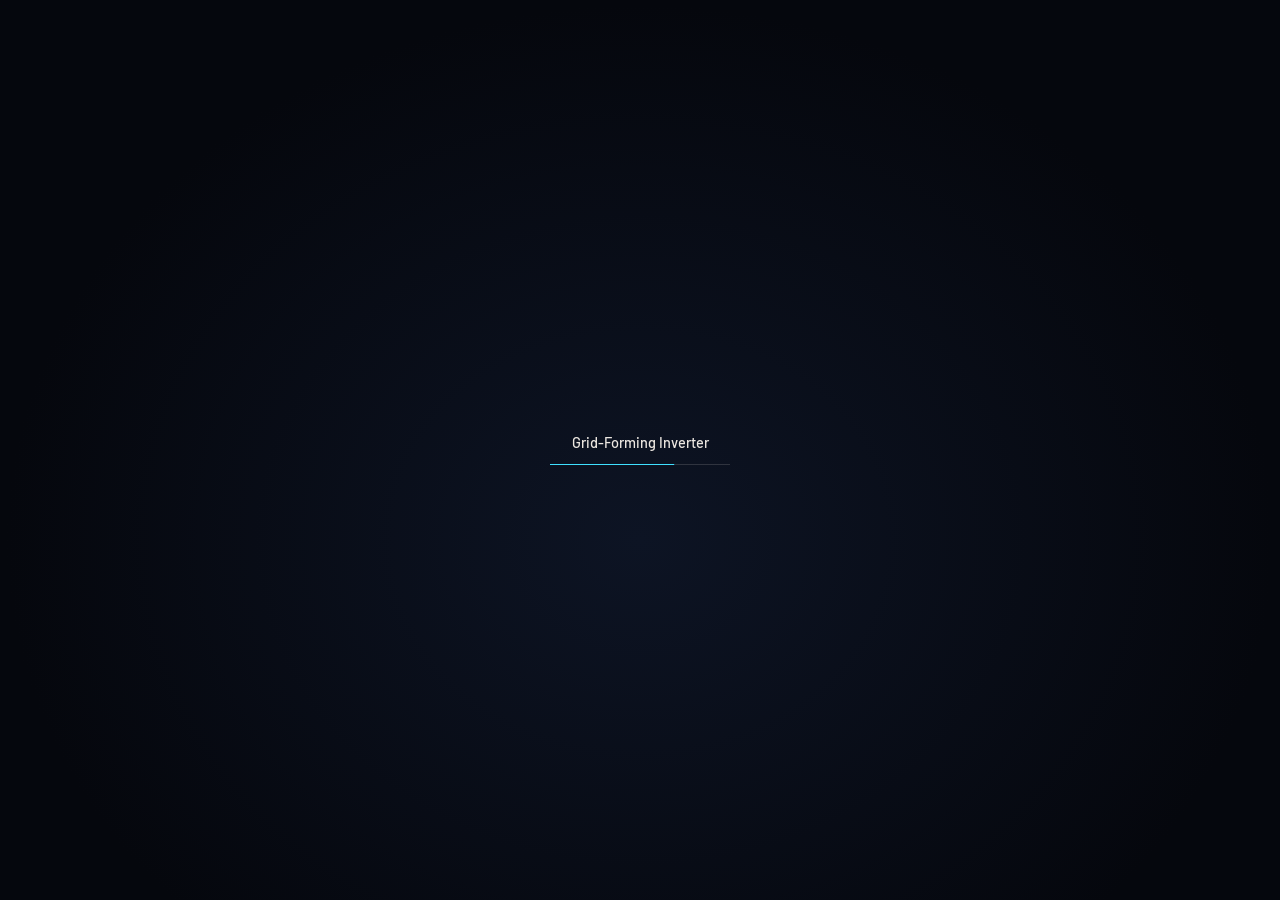
<file: index.html>
<!doctype html>
<html lang="en">
<head>
  <meta charset="utf-8">
  <meta name="viewport" content="width=device-width, initial-scale=1, viewport-fit=cover">
  <title>Grid-Forming Inverter · Follow the power</title>
  <meta name="description" content="An independent student project: a grid-forming inverter designed and simulated, told as a scroll journey from the power grid into the box.">
  <meta name="theme-color" content="#05070d">
  <link rel="preload" href="assets/fonts/bodoni-moda-latin-wght-normal.woff2" as="font" type="font/woff2" crossorigin>
  <link rel="preload" href="assets/fonts/barlow-latin-400-normal.woff2" as="font" type="font/woff2" crossorigin>
  <link rel="stylesheet" href="css/tokens.css">
  <link rel="stylesheet" href="css/home.css">
  <script type="importmap">{ "imports": { "three": "./vendor/three/three.module.js", "three/addons/": "./vendor/three/addons/" } }</script>
  <script type="module" src="js/main.js"></script>
</head>
<body class="home is-loading">
  <a class="skip-link" href="#details" data-skip>Skip to details</a>

  <svg width="0" height="0" style="position:absolute" aria-hidden="true" focusable="false">
    <symbol id="glyph-inverter" viewBox="0 0 24 24">
      <rect x="3.5" y="4.5" width="17" height="15" rx="2.2" fill="none" stroke="currentColor" stroke-width="1.5"/>
      <path d="M6.5 9.5h4" stroke="currentColor" stroke-width="1.5" stroke-linecap="round"/>
      <path d="M6.5 12.5h4" stroke="currentColor" stroke-width="1.5" stroke-linecap="round" stroke-dasharray="1.4 1.6"/>
      <path d="M12.8 12c.9-2.6 1.8-2.6 2.7 0s1.8 2.6 2.7 0" fill="none" stroke="currentColor" stroke-width="1.5" stroke-linecap="round"/>
    </symbol>
    <symbol id="glyph-hand" viewBox="0 0 24 24">
      <path d="M9 11V5.5a1.5 1.5 0 0 1 3 0V11m0-1.5V4a1.5 1.5 0 0 1 3 0v6m0-1a1.5 1.5 0 0 1 3 0v4.5c0 3.6-2.4 6.5-6 6.5-2.4 0-3.8-1-5-2.8L4.6 13.4a1.5 1.5 0 0 1 2.3-1.9L9 13.5" fill="none" stroke="currentColor" stroke-width="1.4" stroke-linecap="round" stroke-linejoin="round"/>
      <path d="M2.5 6.5h3M2 6.5l1.4-1.3M2 6.5l1.4 1.3M19 3.5h3M22.5 3.5l-1.4-1.3M22.5 3.5l-1.4 1.3" fill="none" stroke="currentColor" stroke-width="1.2" stroke-linecap="round"/>
    </symbol>
  </svg>

  <canvas id="gl" aria-hidden="true"></canvas>
  <div class="scrim" aria-hidden="true"></div>

  <header class="hud-top">
    <a class="brand" href="index.html#s01" data-brand>

      <span class="brand-name" data-logo>Grid-Forming Inverter</span>
    </a>
    <div class="hud-right">
      <button class="pill menu-btn" type="button" aria-expanded="false" aria-controls="details" data-menu-btn>
        <span class="menu-label" data-menu-label>Explore the details</span>
        <span class="menu-icon" aria-hidden="true"><i></i><i></i></span>
      </button>
      <button class="pill sound-btn" type="button" aria-pressed="false" data-sound-btn>
        <span class="sound-wave" aria-hidden="true"><i></i><i></i><i></i><i></i></span>
        <span data-sound-label>Sound off</span>
      </button>
    </div>
  </header>

  <nav id="details" class="menu-panel" aria-label="Detail pages" hidden data-menu-panel>
    <p class="menu-title" data-menu-title>Explore the details</p>
    <ul data-menu-list></ul>
  </nav>

  <p class="counter" aria-hidden="true" data-counter><span data-counter-n>01</span> / <span data-counter-total>16</span></p>

  <section class="station" aria-labelledby="station-title" data-station>
    <div class="station-inner" data-station-inner>
      <h1 class="station-title" id="station-title" data-title></h1>
      <p class="station-caption" data-caption></p>
      <div class="station-meta" data-meta></div>
    </div>
  </section>

  <div class="headline" aria-hidden="true" data-headline></div>
  <div class="labels" aria-hidden="true" data-labels></div>

  <div class="hint" aria-hidden="true" data-hint>
    <svg class="glyph" aria-hidden="true"><use href="#glyph-hand"/></svg><span data-hint-text></span>
  </div>

  <p class="intro-cue" data-intro-cue></p>

  <section class="closing" aria-label="About this project" data-closing hidden>
    <p class="closing-credit" data-credit></p>
    <p class="closing-tools"><span class="k">Tools</span> <span data-tools></span></p>
    <ul class="closing-links" data-closing-links></ul>
  </section>

  <nav class="track" aria-label="Stations" data-track>
    <div class="track-line" aria-hidden="true"><div class="track-fill" data-track-fill></div></div>
    <ol class="track-ticks" data-track-ticks></ol>
    <div class="track-marker" aria-hidden="true" data-track-marker><svg class="glyph"><use href="#glyph-inverter"/></svg></div>
  </nav>

  <div class="sr-only" aria-live="polite" aria-atomic="true" data-announce></div>

  <div class="loader" data-loader>
    <div class="loader-inner">

      <p class="loader-name">Grid-Forming Inverter</p>
      <div class="loader-bar" role="progressbar" aria-label="Loading" aria-valuemin="0" aria-valuemax="100" aria-valuenow="0" data-loader-bar><i data-loader-fill></i></div>
    </div>
  </div>

  <main id="static" class="static" hidden data-static></main>

  <noscript>
    <div class="noscript">
      <p>This page is a 3D scroll journey and needs JavaScript. The full write-up is on plain pages:</p>
      <ul>
        <li><a href="real-world.html">Grid-forming in the real world</a></li>
        <li><a href="power-stage.html">Power stage and filter</a></li>
        <li><a href="inertia-droop.html">Virtual inertia and droop</a></li>
        <li><a href="voltage-loop.html">The voltage loop</a></li>
        <li><a href="current-limiting.html">Current limiting and faults</a></li>
        <li><a href="parallel.html">Two inverters in parallel</a></li>
        <li><a href="packaging-thermal.html">Packaging and thermal</a></li>
        <li><a href="build-log.html">Build log, V1 to V13</a></li>
        <li><a href="what-went-wrong.html">What went wrong</a></li>
        <li><a href="sources.html">Sources</a></li>
      </ul>
    </div>
  </noscript>
</body>
</html>
</file>
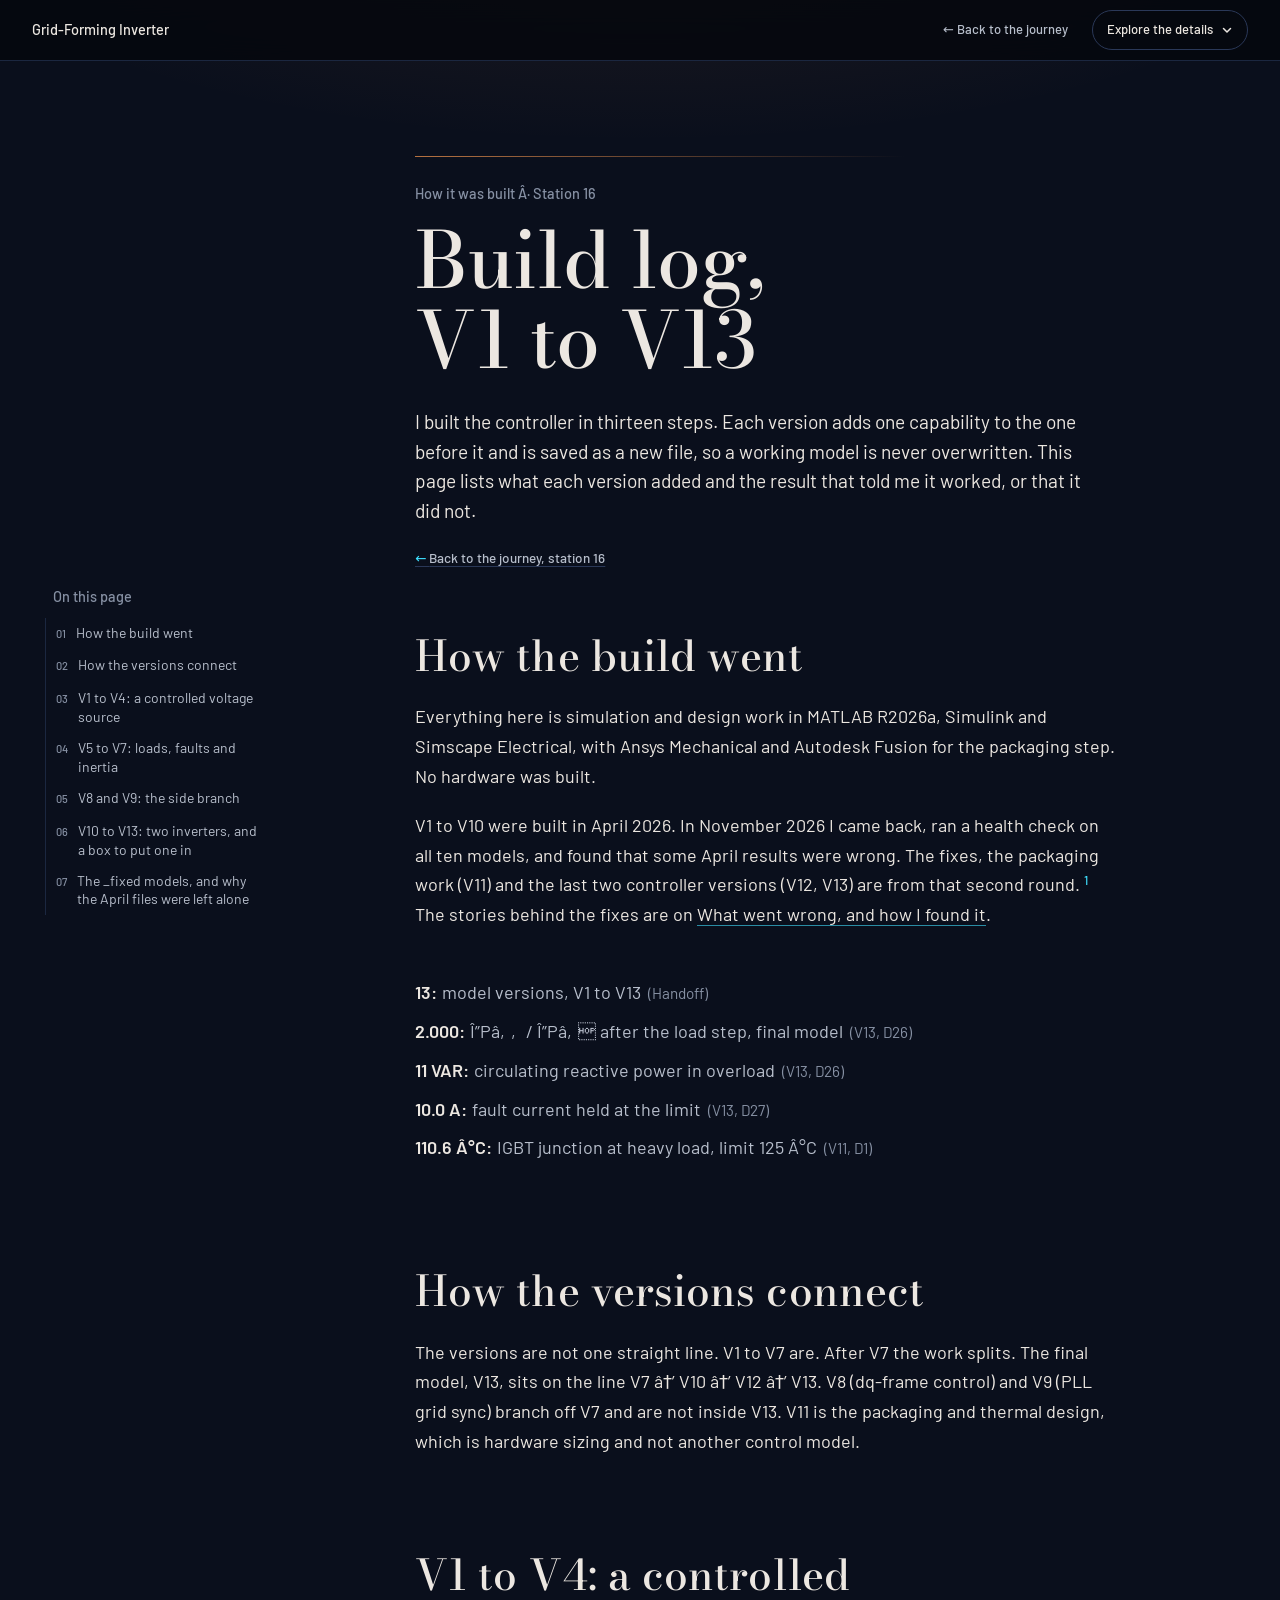
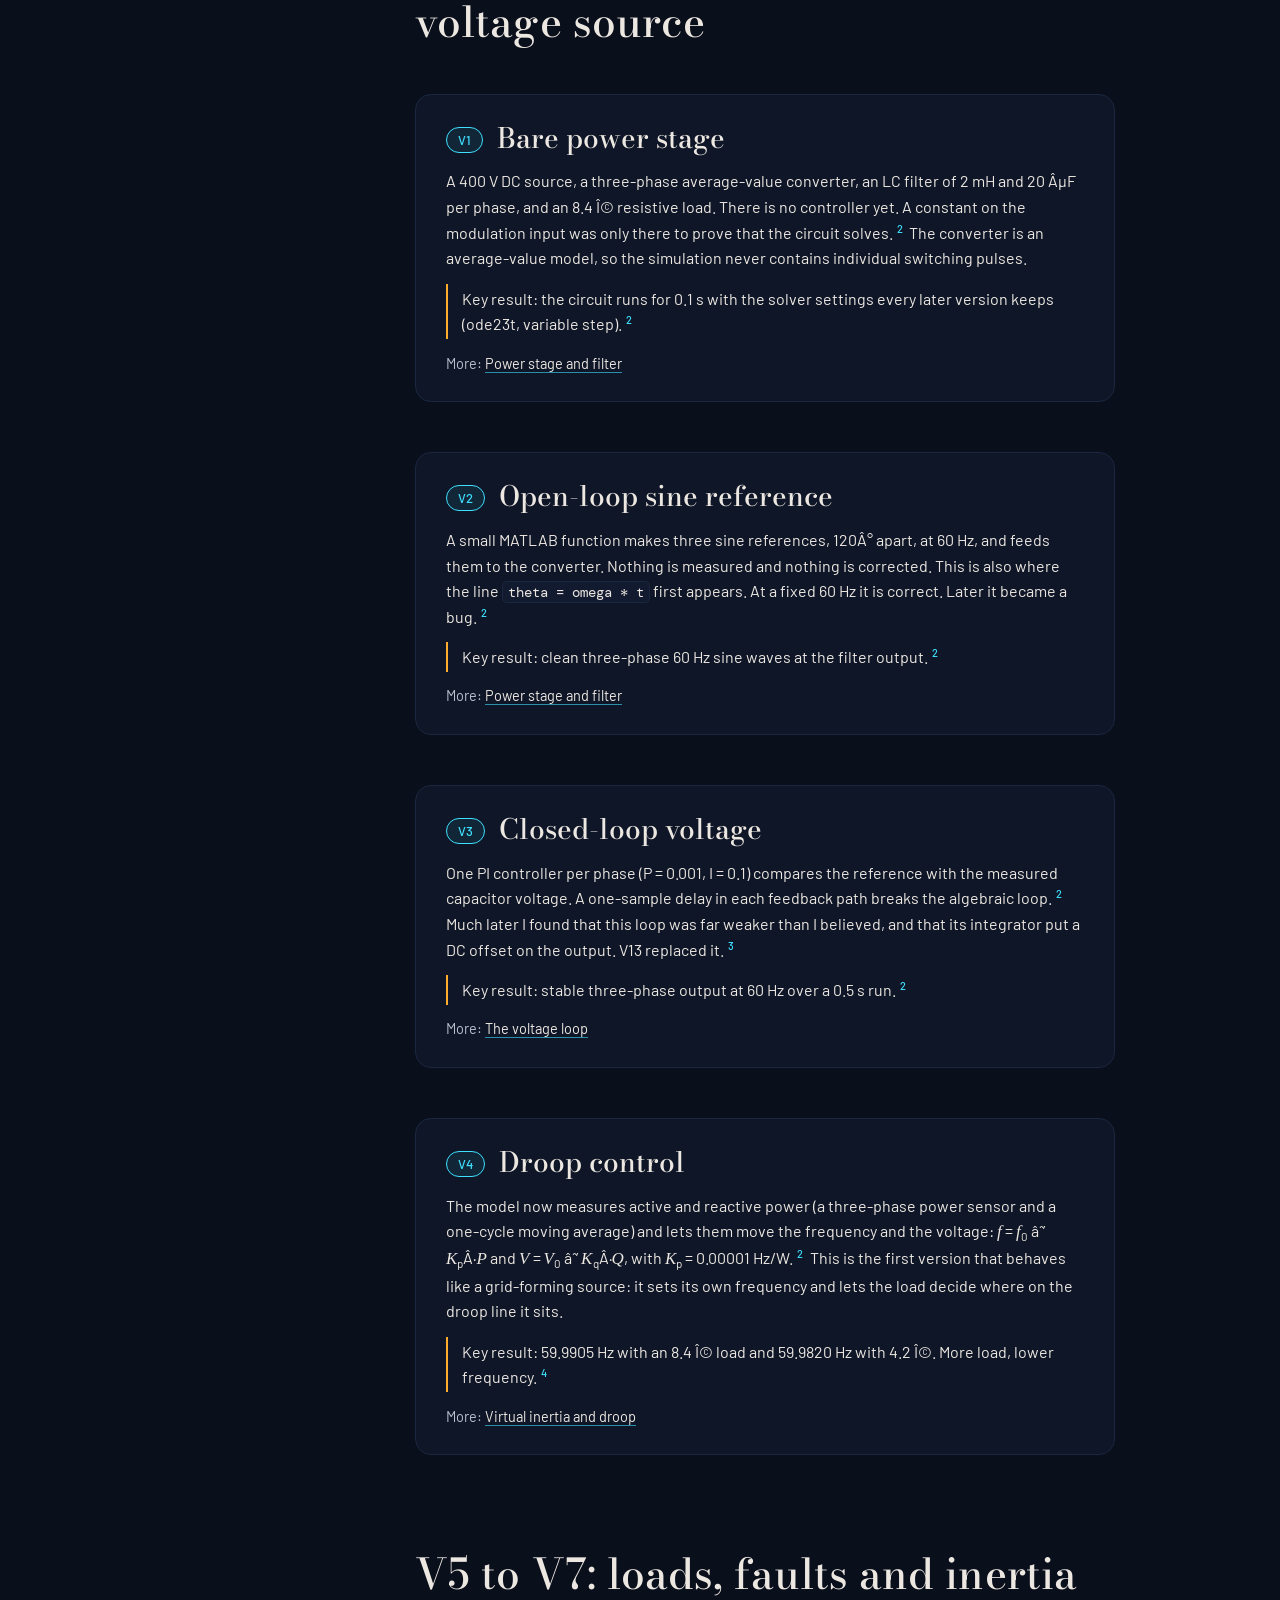
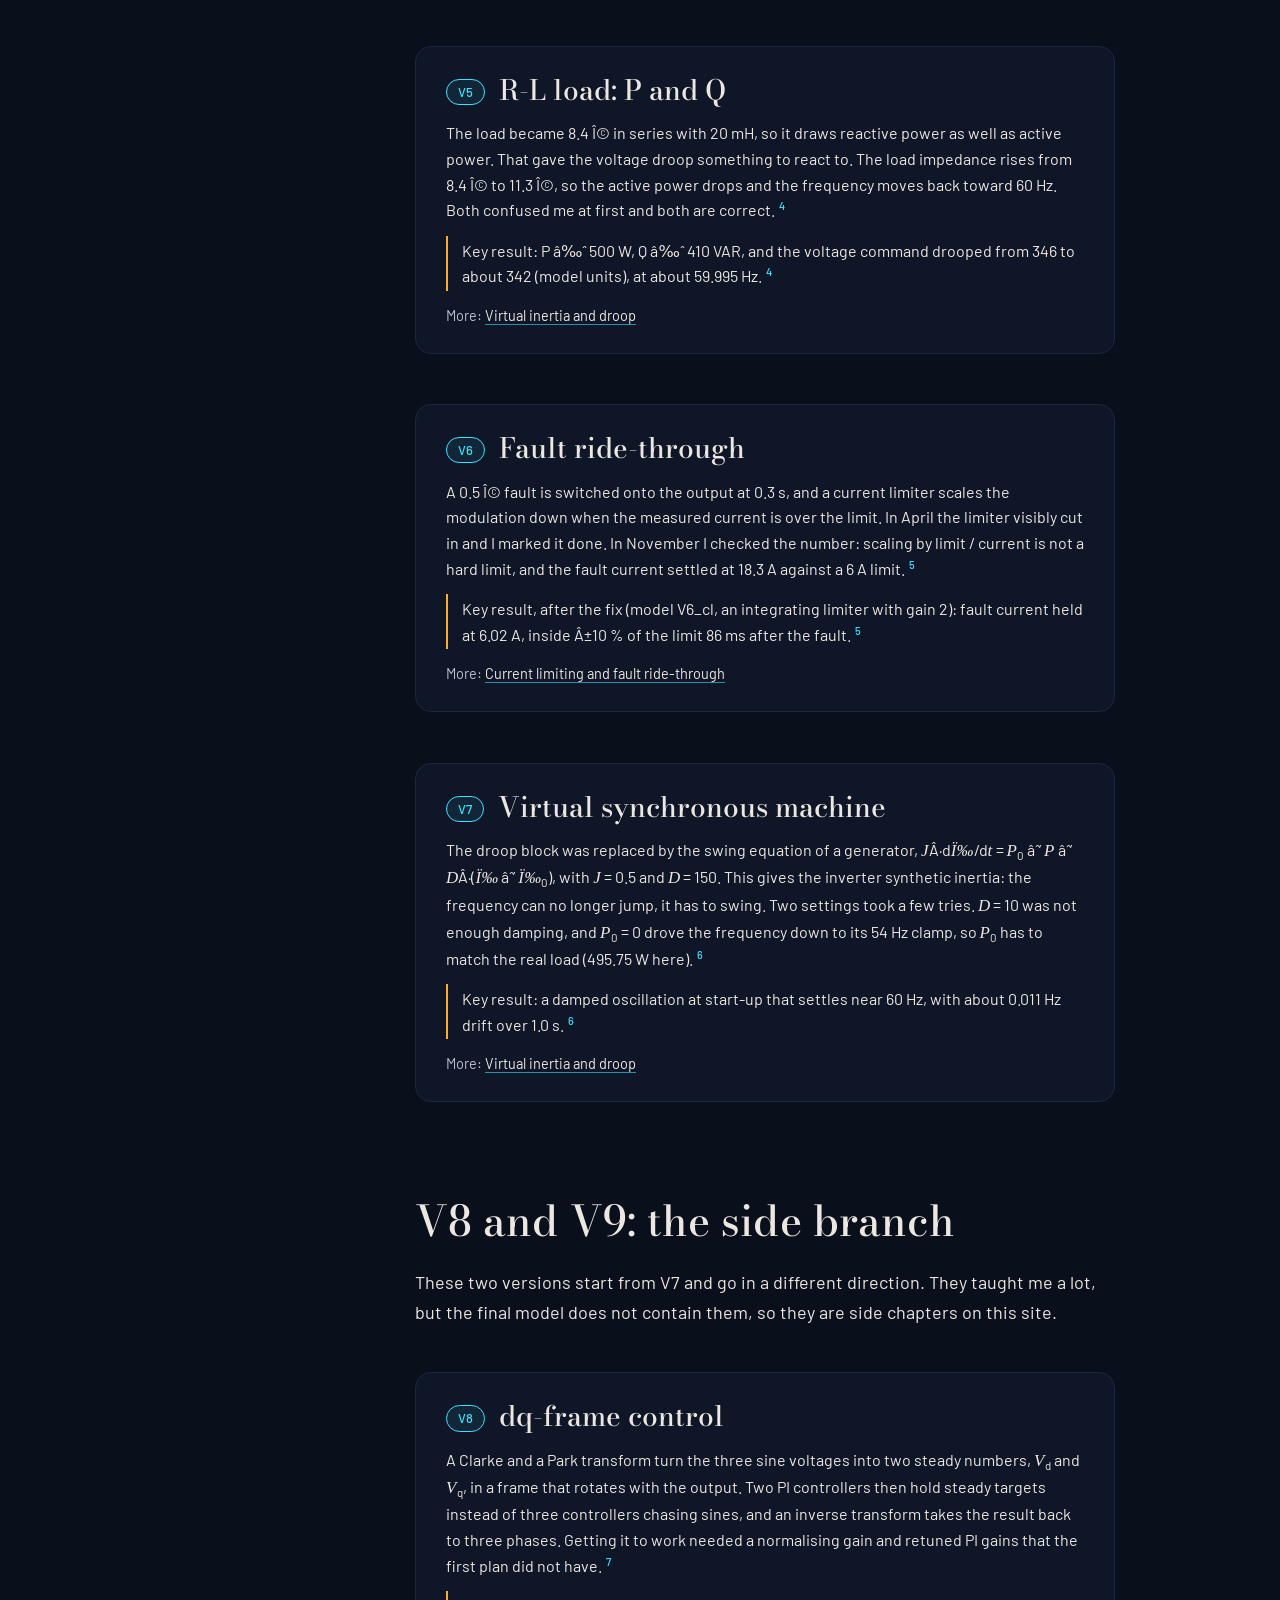
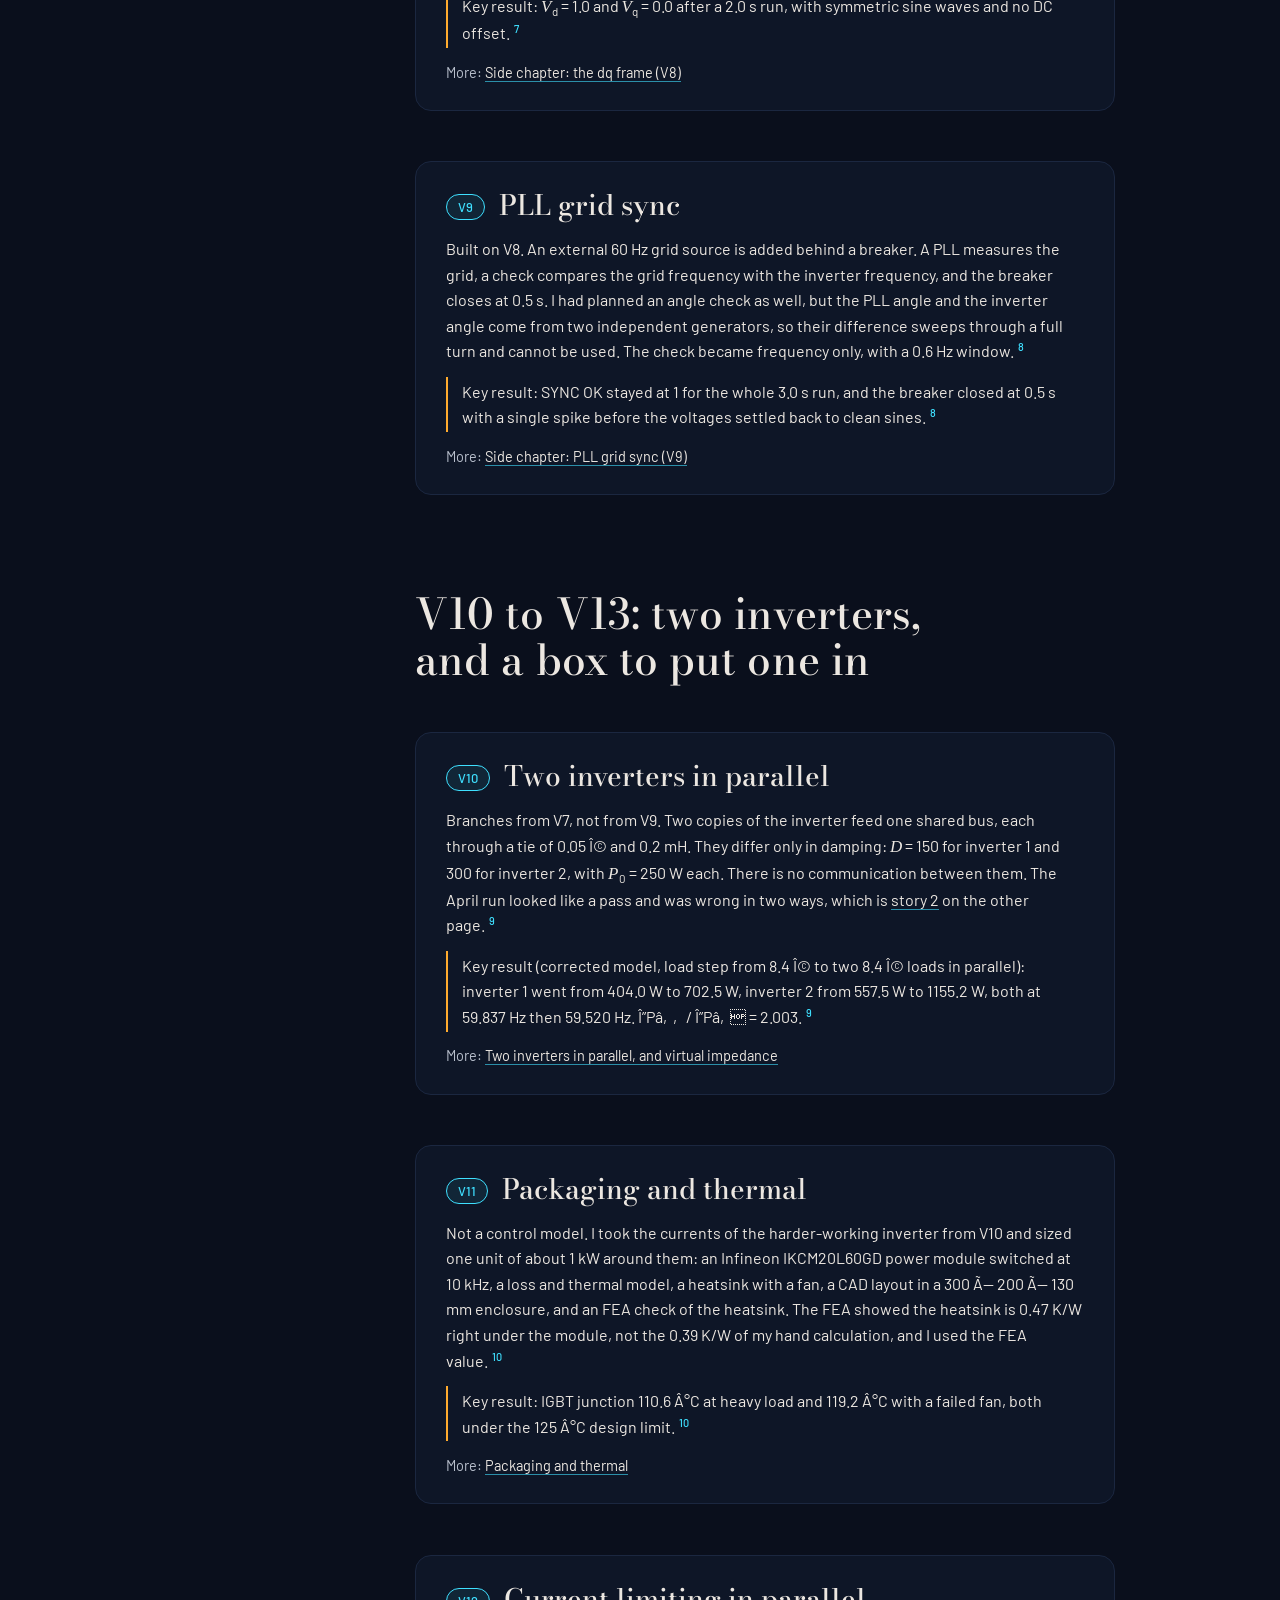
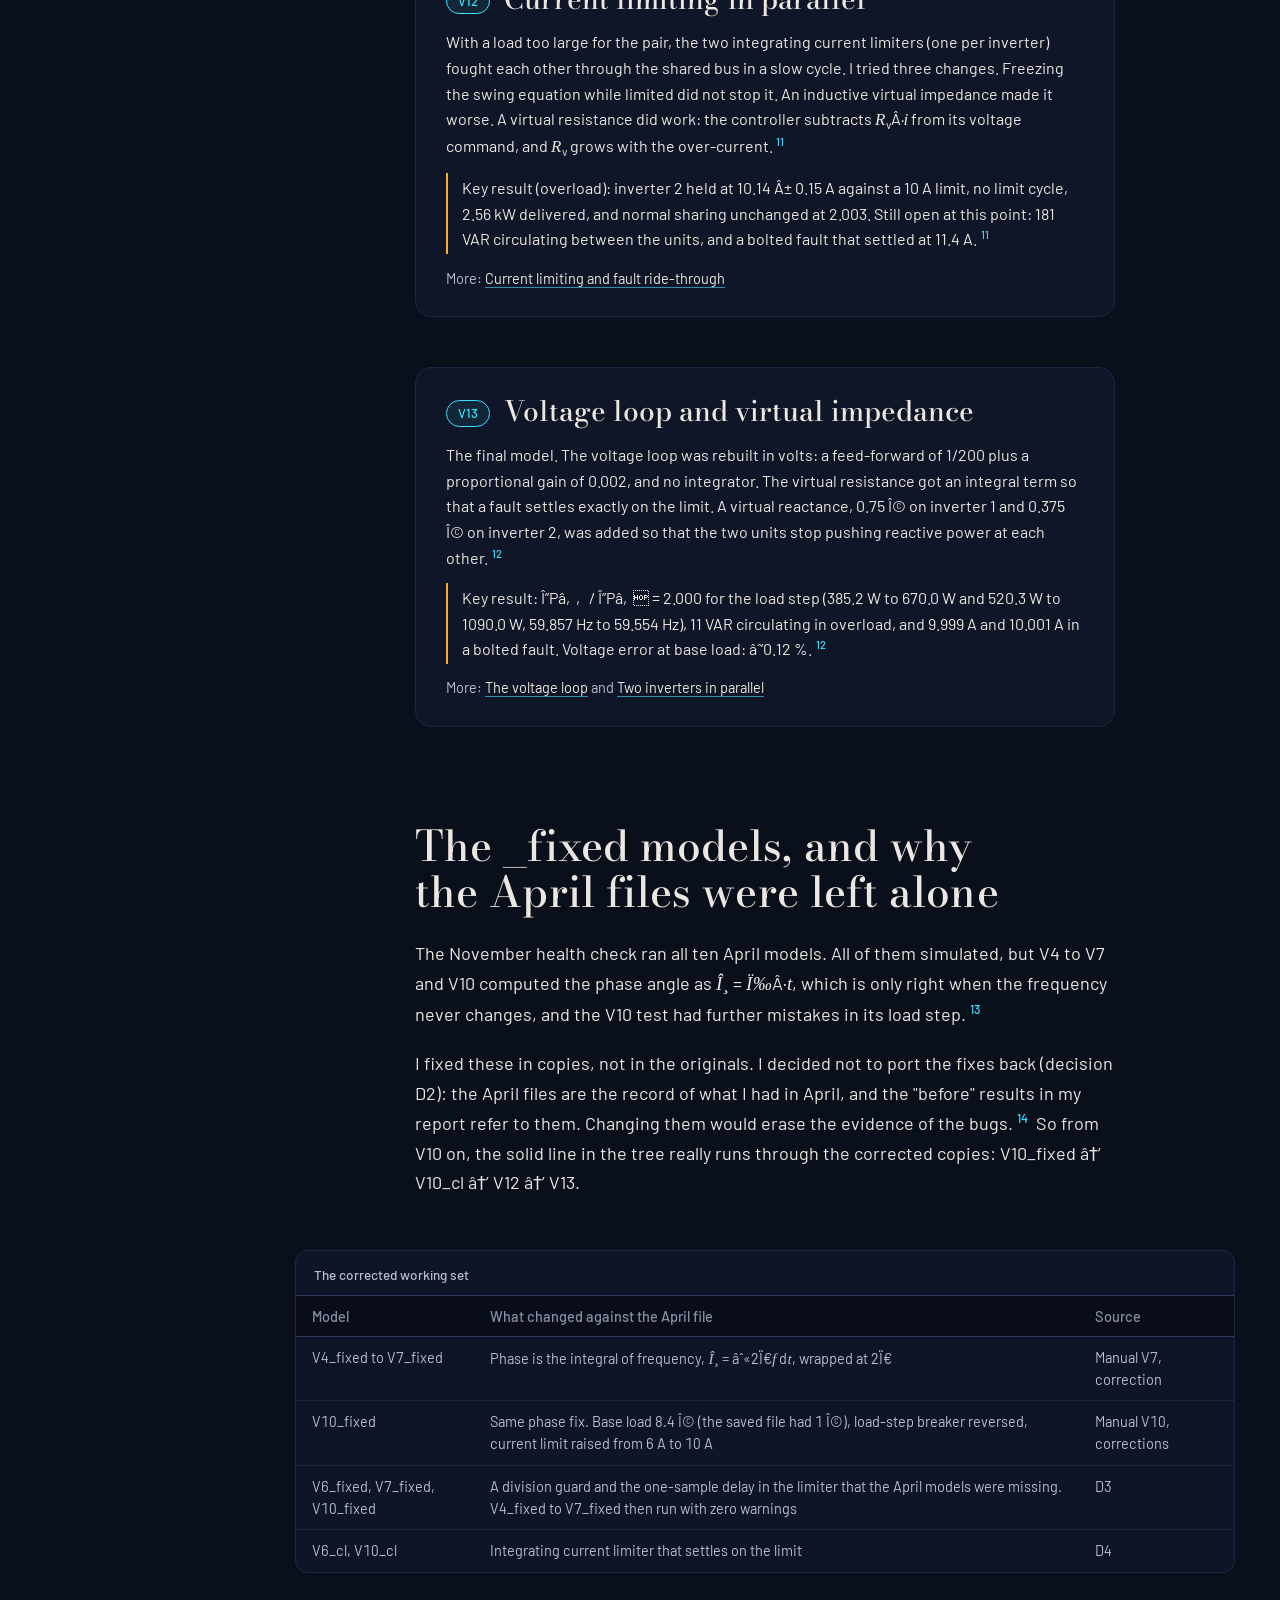
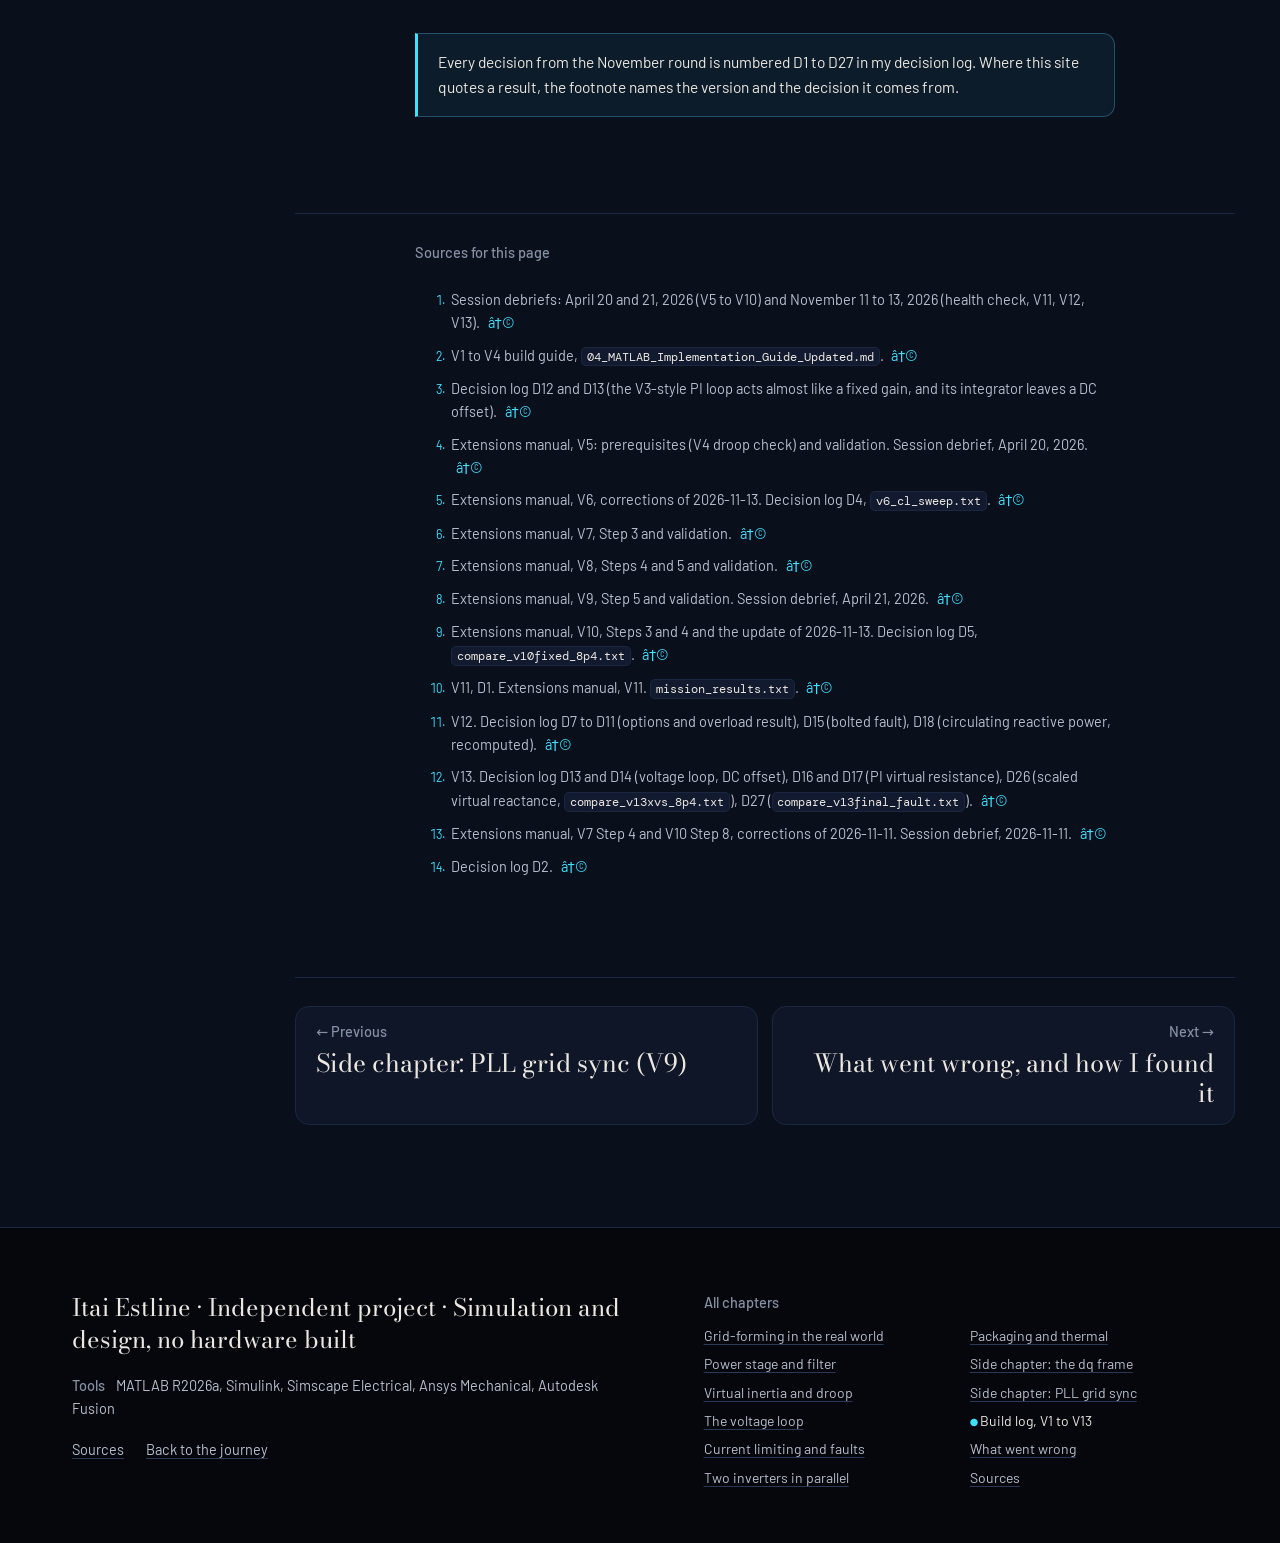
<file: build-log.html>
<!doctype html>
<html lang="en">
<head>
  <meta charset="utf-8">
  <meta name="viewport" content="width=device-width, initial-scale=1">
  <title>Build log, V1 to V13 Â· Grid-Forming Inverter</title>
  <meta name="description" content="The thirteen model versions of my grid-forming inverter, what each one added, what it showed, and how the versions branch.">
  <link rel="stylesheet" href="css/tokens.css">
  <link rel="stylesheet" href="css/detail.css">
  <script type="importmap">{ "imports": { "three": "./vendor/three/three.module.js", "three/addons/": "./vendor/three/addons/" } }</script>
  <script type="module" src="js/detail/detail.js"></script>
</head>
<body class="detail" data-page="build-log">
  <a class="skip-link" href="#main">Skip to content</a>
  <header class="site-header" data-site-header></header>
  <main id="main">
    <article class="page">
      <header class="page-head">
        <p class="eyebrow">How it was built Â· Station 16</p>
        <h1>Build log, V1 to V13</h1>
        <p class="lede">I built the controller in thirteen steps. Each version adds one capability to the one before it and is saved as a new file, so a working model is never overwritten. This page lists what each version added and the result that told me it worked, or that it did not.</p>
        <p class="back-links"><a href="index.html#s16">Back to the journey, station 16</a></p>
      </header>

      <section id="overview">
        <h2>How the build went</h2>
        <p>Everything here is simulation and design work in MATLAB R2026a, Simulink and Simscape Electrical, with Ansys Mechanical and Autodesk Fusion for the packaging step. No hardware was built.</p>
        <p>V1 to V10 were built in April 2026. In November 2026 I came back, ran a health check on all ten models, and found that some April results were wrong. The fixes, the packaging work (V11) and the last two controller versions (V12, V13) are from that second round.<sup class="fn"><a href="#fn-1" id="fnref-1">1</a></sup> The stories behind the fixes are on <a href="what-went-wrong.html">What went wrong, and how I found it</a>.</p>
        <div class="results">
          <div class="result"><span class="value">13</span><span class="label">model versions, V1 to V13</span><span class="src">Handoff</span></div>
          <div class="result"><span class="value">2.000</span><span class="label">Î”Pâ‚‚ / Î”Pâ‚ after the load step, final model</span><span class="src">V13, D26</span></div>
          <div class="result"><span class="value">11 VAR</span><span class="label">circulating reactive power in overload</span><span class="src">V13, D26</span></div>
          <div class="result"><span class="value">10.0 A</span><span class="label">fault current held at the limit</span><span class="src">V13, D27</span></div>
          <div class="result"><span class="value">110.6 Â°C</span><span class="label">IGBT junction at heavy load, limit 125 Â°C</span><span class="src">V11, D1</span></div>
        </div>
      </section>

      <section id="tree">
        <h2>How the versions connect</h2>
        <p>The versions are not one straight line. V1 to V7 are. After V7 the work splits. The final model, V13, sits on the line V7 â†’ V10 â†’ V12 â†’ V13. V8 (dq-frame control) and V9 (PLL grid sync) branch off V7 and are not inside V13. V11 is the packaging and thermal design, which is hardware sizing and not another control model.</p>
</section>

      <section id="v1-v4">
        <h2>V1 to V4: a controlled voltage source</h2>

        <article class="vcard" id="v1"><header><span class="ver">V1</span><h3>Bare power stage</h3></header>
          <p>A 400 V DC source, a three-phase average-value converter, an LC filter of 2 mH and 20 ÂµF per phase, and an 8.4 Î© resistive load. There is no controller yet. A constant on the modulation input was only there to prove that the circuit solves.<sup class="fn"><a href="#fn-2" id="fnref-2">2</a></sup> The converter is an average-value model, so the simulation never contains individual switching pulses.</p>
          <p class="key">Key result: the circuit runs for 0.1 s with the solver settings every later version keeps (ode23t, variable step).<sup class="fn"><a href="#fn-2" id="fnref-2b">2</a></sup></p>
          <p>More: <a href="power-stage.html">Power stage and filter</a></p>
        </article>

        <article class="vcard" id="v2"><header><span class="ver">V2</span><h3>Open-loop sine reference</h3></header>
          <p>A small MATLAB function makes three sine references, 120Â° apart, at 60 Hz, and feeds them to the converter. Nothing is measured and nothing is corrected. This is also where the line <code>theta = omega * t</code> first appears. At a fixed 60 Hz it is correct. Later it became a bug.<sup class="fn"><a href="#fn-2" id="fnref-2c">2</a></sup></p>
          <p class="key">Key result: clean three-phase 60 Hz sine waves at the filter output.<sup class="fn"><a href="#fn-2" id="fnref-2d">2</a></sup></p>
          <p>More: <a href="power-stage.html#filter">Power stage and filter</a></p>
        </article>

        <article class="vcard" id="v3"><header><span class="ver">V3</span><h3>Closed-loop voltage</h3></header>
          <p>One PI controller per phase (P = 0.001, I = 0.1) compares the reference with the measured capacitor voltage. A one-sample delay in each feedback path breaks the algebraic loop.<sup class="fn"><a href="#fn-2" id="fnref-2e">2</a></sup> Much later I found that this loop was far weaker than I believed, and that its integrator put a DC offset on the output. V13 replaced it.<sup class="fn"><a href="#fn-3" id="fnref-3">3</a></sup></p>
          <p class="key">Key result: stable three-phase output at 60 Hz over a 0.5 s run.<sup class="fn"><a href="#fn-2" id="fnref-2f">2</a></sup></p>
          <p>More: <a href="voltage-loop.html">The voltage loop</a></p>
        </article>

        <article class="vcard" id="v4"><header><span class="ver">V4</span><h3>Droop control</h3></header>
          <p>The model now measures active and reactive power (a three-phase power sensor and a one-cycle moving average) and lets them move the frequency and the voltage: <var>f</var> = <var>f</var><sub>0</sub> âˆ’ <var>K</var><sub>p</sub>Â·<var>P</var> and <var>V</var> = <var>V</var><sub>0</sub> âˆ’ <var>K</var><sub>q</sub>Â·<var>Q</var>, with <var>K</var><sub>p</sub> = 0.00001 Hz/W.<sup class="fn"><a href="#fn-2" id="fnref-2g">2</a></sup> This is the first version that behaves like a grid-forming source: it sets its own frequency and lets the load decide where on the droop line it sits.</p>
          <p class="key">Key result: 59.9905 Hz with an 8.4 Î© load and 59.9820 Hz with 4.2 Î©. More load, lower frequency.<sup class="fn"><a href="#fn-4" id="fnref-4">4</a></sup></p>
          <p>More: <a href="inertia-droop.html#droop">Virtual inertia and droop</a></p>
        </article>
      </section>

      <section id="v5-v7">
        <h2>V5 to V7: loads, faults and inertia</h2>

        <article class="vcard" id="v5"><header><span class="ver">V5</span><h3>R-L load: P and Q</h3></header>
          <p>The load became 8.4 Î© in series with 20 mH, so it draws reactive power as well as active power. That gave the voltage droop something to react to. The load impedance rises from 8.4 Î© to 11.3 Î©, so the active power drops and the frequency moves back toward 60 Hz. Both confused me at first and both are correct.<sup class="fn"><a href="#fn-4" id="fnref-4b">4</a></sup></p>
          <p class="key">Key result: P â‰ˆ 500 W, Q â‰ˆ 410 VAR, and the voltage command drooped from 346 to about 342 (model units), at about 59.995 Hz.<sup class="fn"><a href="#fn-4" id="fnref-4c">4</a></sup></p>
          <p>More: <a href="inertia-droop.html#droop">Virtual inertia and droop</a></p>
        </article>

        <article class="vcard" id="v6"><header><span class="ver">V6</span><h3>Fault ride-through</h3></header>
          <p>A 0.5 Î© fault is switched onto the output at 0.3 s, and a current limiter scales the modulation down when the measured current is over the limit. In April the limiter visibly cut in and I marked it done. In November I checked the number: scaling by limit / current is not a hard limit, and the fault current settled at 18.3 A against a 6 A limit.<sup class="fn"><a href="#fn-5" id="fnref-5">5</a></sup></p>
          <p class="key">Key result, after the fix (model V6_cl, an integrating limiter with gain 2): fault current held at 6.02 A, inside Â±10 % of the limit 86 ms after the fault.<sup class="fn"><a href="#fn-5" id="fnref-5b">5</a></sup></p>
          <p>More: <a href="current-limiting.html">Current limiting and fault ride-through</a></p>
        </article>

        <article class="vcard" id="v7"><header><span class="ver">V7</span><h3>Virtual synchronous machine</h3></header>
          <p>The droop block was replaced by the swing equation of a generator, <var>J</var>Â·d<var>Ï‰</var>/d<var>t</var> = <var>P</var><sub>0</sub> âˆ’ <var>P</var> âˆ’ <var>D</var>Â·(<var>Ï‰</var> âˆ’ <var>Ï‰</var><sub>0</sub>), with <var>J</var> = 0.5 and <var>D</var> = 150. This gives the inverter synthetic inertia: the frequency can no longer jump, it has to swing. Two settings took a few tries. <var>D</var> = 10 was not enough damping, and <var>P</var><sub>0</sub> = 0 drove the frequency down to its 54 Hz clamp, so <var>P</var><sub>0</sub> has to match the real load (495.75 W here).<sup class="fn"><a href="#fn-6" id="fnref-6">6</a></sup></p>
          <p class="key">Key result: a damped oscillation at start-up that settles near 60 Hz, with about 0.011 Hz drift over 1.0 s.<sup class="fn"><a href="#fn-6" id="fnref-6b">6</a></sup></p>
          <p>More: <a href="inertia-droop.html#vsm">Virtual inertia and droop</a></p>
        </article>
      </section>

      <section id="v8-v9">
        <h2>V8 and V9: the side branch</h2>
        <p>These two versions start from V7 and go in a different direction. They taught me a lot, but the final model does not contain them, so they are side chapters on this site.</p>

        <article class="vcard" id="v8"><header><span class="ver">V8</span><h3>dq-frame control</h3></header>
          <p>A Clarke and a Park transform turn the three sine voltages into two steady numbers, <var>V</var><sub>d</sub> and <var>V</var><sub>q</sub>, in a frame that rotates with the output. Two PI controllers then hold steady targets instead of three controllers chasing sines, and an inverse transform takes the result back to three phases. Getting it to work needed a normalising gain and retuned PI gains that the first plan did not have.<sup class="fn"><a href="#fn-7" id="fnref-7">7</a></sup></p>
          <p class="key">Key result: <var>V</var><sub>d</sub> = 1.0 and <var>V</var><sub>q</sub> = 0.0 after a 2.0 s run, with symmetric sine waves and no DC offset.<sup class="fn"><a href="#fn-7" id="fnref-7b">7</a></sup></p>
          <p>More: <a href="dq-frame.html">Side chapter: the dq frame (V8)</a></p>
        </article>

        <article class="vcard" id="v9"><header><span class="ver">V9</span><h3>PLL grid sync</h3></header>
          <p>Built on V8. An external 60 Hz grid source is added behind a breaker. A PLL measures the grid, a check compares the grid frequency with the inverter frequency, and the breaker closes at 0.5 s. I had planned an angle check as well, but the PLL angle and the inverter angle come from two independent generators, so their difference sweeps through a full turn and cannot be used. The check became frequency only, with a 0.6 Hz window.<sup class="fn"><a href="#fn-8" id="fnref-8">8</a></sup></p>
          <p class="key">Key result: SYNC OK stayed at 1 for the whole 3.0 s run, and the breaker closed at 0.5 s with a single spike before the voltages settled back to clean sines.<sup class="fn"><a href="#fn-8" id="fnref-8b">8</a></sup></p>
          <p>More: <a href="pll.html">Side chapter: PLL grid sync (V9)</a></p>
        </article>
      </section>

      <section id="v10-v13">
        <h2>V10 to V13: two inverters, and a box to put one in</h2>

        <article class="vcard" id="v10"><header><span class="ver">V10</span><h3>Two inverters in parallel</h3></header>
          <p>Branches from V7, not from V9. Two copies of the inverter feed one shared bus, each through a tie of 0.05 Î© and 0.2 mH. They differ only in damping: <var>D</var> = 150 for inverter 1 and 300 for inverter 2, with <var>P</var><sub>0</sub> = 250 W each. There is no communication between them. The April run looked like a pass and was wrong in two ways, which is <a href="what-went-wrong.html#backwards">story 2</a> on the other page.<sup class="fn"><a href="#fn-9" id="fnref-9">9</a></sup></p>
          <p class="key">Key result (corrected model, load step from 8.4 Î© to two 8.4 Î© loads in parallel): inverter 1 went from 404.0 W to 702.5 W, inverter 2 from 557.5 W to 1155.2 W, both at 59.837 Hz then 59.520 Hz. Î”Pâ‚‚ / Î”Pâ‚ = 2.003.<sup class="fn"><a href="#fn-9" id="fnref-9b">9</a></sup></p>
          <p>More: <a href="parallel.html">Two inverters in parallel, and virtual impedance</a></p>
        </article>

        <article class="vcard" id="v11"><header><span class="ver">V11</span><h3>Packaging and thermal</h3></header>
          <p>Not a control model. I took the currents of the harder-working inverter from V10 and sized one unit of about 1 kW around them: an Infineon IKCM20L60GD power module switched at 10 kHz, a loss and thermal model, a heatsink with a fan, a CAD layout in a 300 Ã— 200 Ã— 130 mm enclosure, and an FEA check of the heatsink. The FEA showed the heatsink is 0.47 K/W right under the module, not the 0.39 K/W of my hand calculation, and I used the FEA value.<sup class="fn"><a href="#fn-10" id="fnref-10">10</a></sup></p>
          <p class="key">Key result: IGBT junction 110.6 Â°C at heavy load and 119.2 Â°C with a failed fan, both under the 125 Â°C design limit.<sup class="fn"><a href="#fn-10" id="fnref-10b">10</a></sup></p>
          <p>More: <a href="packaging-thermal.html">Packaging and thermal</a></p>
        </article>

        <article class="vcard" id="v12"><header><span class="ver">V12</span><h3>Current limiting in parallel</h3></header>
          <p>With a load too large for the pair, the two integrating current limiters (one per inverter) fought each other through the shared bus in a slow cycle. I tried three changes. Freezing the swing equation while limited did not stop it. An inductive virtual impedance made it worse. A virtual resistance did work: the controller subtracts <var>R</var><sub>v</sub>Â·<var>i</var> from its voltage command, and <var>R</var><sub>v</sub> grows with the over-current.<sup class="fn"><a href="#fn-11" id="fnref-11">11</a></sup></p>
          <p class="key">Key result (overload): inverter 2 held at 10.14 Â± 0.15 A against a 10 A limit, no limit cycle, 2.56 kW delivered, and normal sharing unchanged at 2.003. Still open at this point: 181 VAR circulating between the units, and a bolted fault that settled at 11.4 A.<sup class="fn"><a href="#fn-11" id="fnref-11b">11</a></sup></p>
          <p>More: <a href="current-limiting.html">Current limiting and fault ride-through</a></p>
        </article>

        <article class="vcard" id="v13"><header><span class="ver">V13</span><h3>Voltage loop and virtual impedance</h3></header>
          <p>The final model. The voltage loop was rebuilt in volts: a feed-forward of 1/200 plus a proportional gain of 0.002, and no integrator. The virtual resistance got an integral term so that a fault settles exactly on the limit. A virtual reactance, 0.75 Î© on inverter 1 and 0.375 Î© on inverter 2, was added so that the two units stop pushing reactive power at each other.<sup class="fn"><a href="#fn-12" id="fnref-12">12</a></sup></p>
          <p class="key">Key result: Î”Pâ‚‚ / Î”Pâ‚ = 2.000 for the load step (385.2 W to 670.0 W and 520.3 W to 1090.0 W, 59.857 Hz to 59.554 Hz), 11 VAR circulating in overload, and 9.999 A and 10.001 A in a bolted fault. Voltage error at base load: âˆ’0.12 %.<sup class="fn"><a href="#fn-12" id="fnref-12b">12</a></sup></p>
          <p>More: <a href="voltage-loop.html">The voltage loop</a> and <a href="parallel.html">Two inverters in parallel</a></p>
        </article>
      </section>

      <section id="fixed">
        <h2>The _fixed models, and why the April files were left alone</h2>
        <p>The November health check ran all ten April models. All of them simulated, but V4 to V7 and V10 computed the phase angle as <var>Î¸</var> = <var>Ï‰</var>Â·<var>t</var>, which is only right when the frequency never changes, and the V10 test had further mistakes in its load step.<sup class="fn"><a href="#fn-13" id="fnref-13">13</a></sup></p>
        <p>I fixed these in copies, not in the originals. I decided not to port the fixes back (decision D2): the April files are the record of what I had in April, and the "before" results in my report refer to them. Changing them would erase the evidence of the bugs.<sup class="fn"><a href="#fn-14" id="fnref-14">14</a></sup> So from V10 on, the solid line in the tree really runs through the corrected copies: V10_fixed â†’ V10_cl â†’ V12 â†’ V13.</p>
        <div class="table-wrap"><table class="data">
          <caption>The corrected working set</caption>
          <thead><tr><th>Model</th><th>What changed against the April file</th><th>Source</th></tr></thead>
          <tbody>
            <tr><td>V4_fixed to V7_fixed</td><td>Phase is the integral of frequency, <var>Î¸</var> = âˆ«2Ï€<var>f</var> d<var>t</var>, wrapped at 2Ï€</td><td>Manual V7, correction</td></tr>
            <tr><td>V10_fixed</td><td>Same phase fix. Base load 8.4 Î© (the saved file had 1 Î©), load-step breaker reversed, current limit raised from 6 A to 10 A</td><td>Manual V10, corrections</td></tr>
            <tr><td>V6_fixed, V7_fixed, V10_fixed</td><td>A division guard and the one-sample delay in the limiter that the April models were missing. V4_fixed to V7_fixed then run with zero warnings</td><td>D3</td></tr>
            <tr><td>V6_cl, V10_cl</td><td>Integrating current limiter that settles on the limit</td><td>D4</td></tr>
          </tbody>
        </table></div>
        <aside class="note">Every decision from the November round is numbered D1 to D27 in my decision log. Where this site quotes a result, the footnote names the version and the decision it comes from.</aside>
      </section>

      <section class="footnotes" aria-label="Sources for this page"><h2>Sources for this page</h2>
        <ol>
          <li id="fn-1">Session debriefs: April 20 and 21, 2026 (V5 to V10) and November 11 to 13, 2026 (health check, V11, V12, V13). <a href="#fnref-1" aria-label="Back to text">â†©</a></li>
          <li id="fn-2">V1 to V4 build guide, <code>04_MATLAB_Implementation_Guide_Updated.md</code>. <a href="#fnref-2" aria-label="Back to text">â†©</a></li>
          <li id="fn-3">Decision log D12 and D13 (the V3-style PI loop acts almost like a fixed gain, and its integrator leaves a DC offset). <a href="#fnref-3" aria-label="Back to text">â†©</a></li>
          <li id="fn-4">Extensions manual, V5: prerequisites (V4 droop check) and validation. Session debrief, April 20, 2026. <a href="#fnref-4" aria-label="Back to text">â†©</a></li>
          <li id="fn-5">Extensions manual, V6, corrections of 2026-11-13. Decision log D4, <code>v6_cl_sweep.txt</code>. <a href="#fnref-5" aria-label="Back to text">â†©</a></li>
          <li id="fn-6">Extensions manual, V7, Step 3 and validation. <a href="#fnref-6" aria-label="Back to text">â†©</a></li>
          <li id="fn-7">Extensions manual, V8, Steps 4 and 5 and validation. <a href="#fnref-7" aria-label="Back to text">â†©</a></li>
          <li id="fn-8">Extensions manual, V9, Step 5 and validation. Session debrief, April 21, 2026. <a href="#fnref-8" aria-label="Back to text">â†©</a></li>
          <li id="fn-9">Extensions manual, V10, Steps 3 and 4 and the update of 2026-11-13. Decision log D5, <code>compare_v10fixed_8p4.txt</code>. <a href="#fnref-9" aria-label="Back to text">â†©</a></li>
          <li id="fn-10">V11, D1. Extensions manual, V11. <code>mission_results.txt</code>. <a href="#fnref-10" aria-label="Back to text">â†©</a></li>
          <li id="fn-11">V12. Decision log D7 to D11 (options and overload result), D15 (bolted fault), D18 (circulating reactive power, recomputed). <a href="#fnref-11" aria-label="Back to text">â†©</a></li>
          <li id="fn-12">V13. Decision log D13 and D14 (voltage loop, DC offset), D16 and D17 (PI virtual resistance), D26 (scaled virtual reactance, <code>compare_v13xvs_8p4.txt</code>), D27 (<code>compare_v13final_fault.txt</code>). <a href="#fnref-12" aria-label="Back to text">â†©</a></li>
          <li id="fn-13">Extensions manual, V7 Step 4 and V10 Step 8, corrections of 2026-11-11. Session debrief, 2026-11-11. <a href="#fnref-13" aria-label="Back to text">â†©</a></li>
          <li id="fn-14">Decision log D2. <a href="#fnref-14" aria-label="Back to text">â†©</a></li>
        </ol>
      </section>

      <nav class="pager"><a rel="prev" href="pll.html">Side chapter: PLL grid sync (V9)</a><a rel="next" href="what-went-wrong.html">What went wrong, and how I found it</a></nav>
    </article>
  </main>
  <footer class="site-footer" data-site-footer></footer>
</body>
</html>
</file>
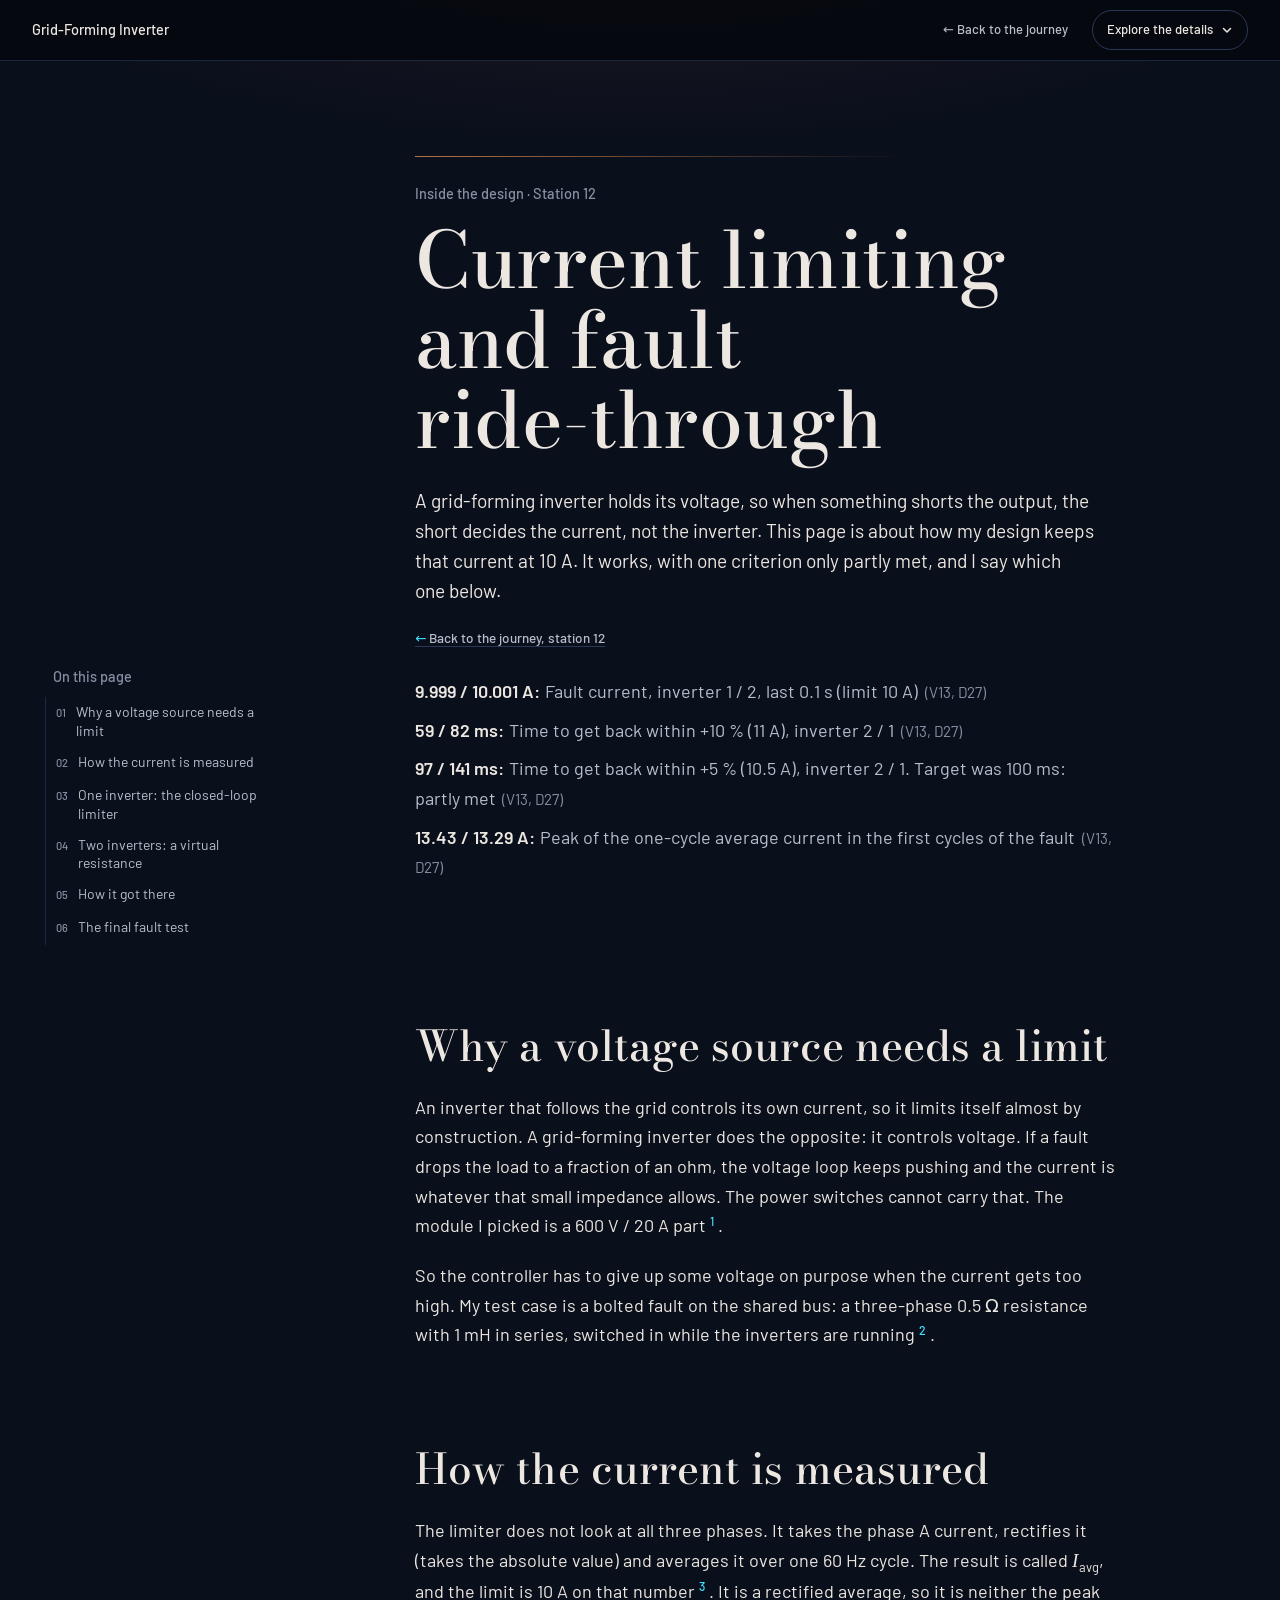
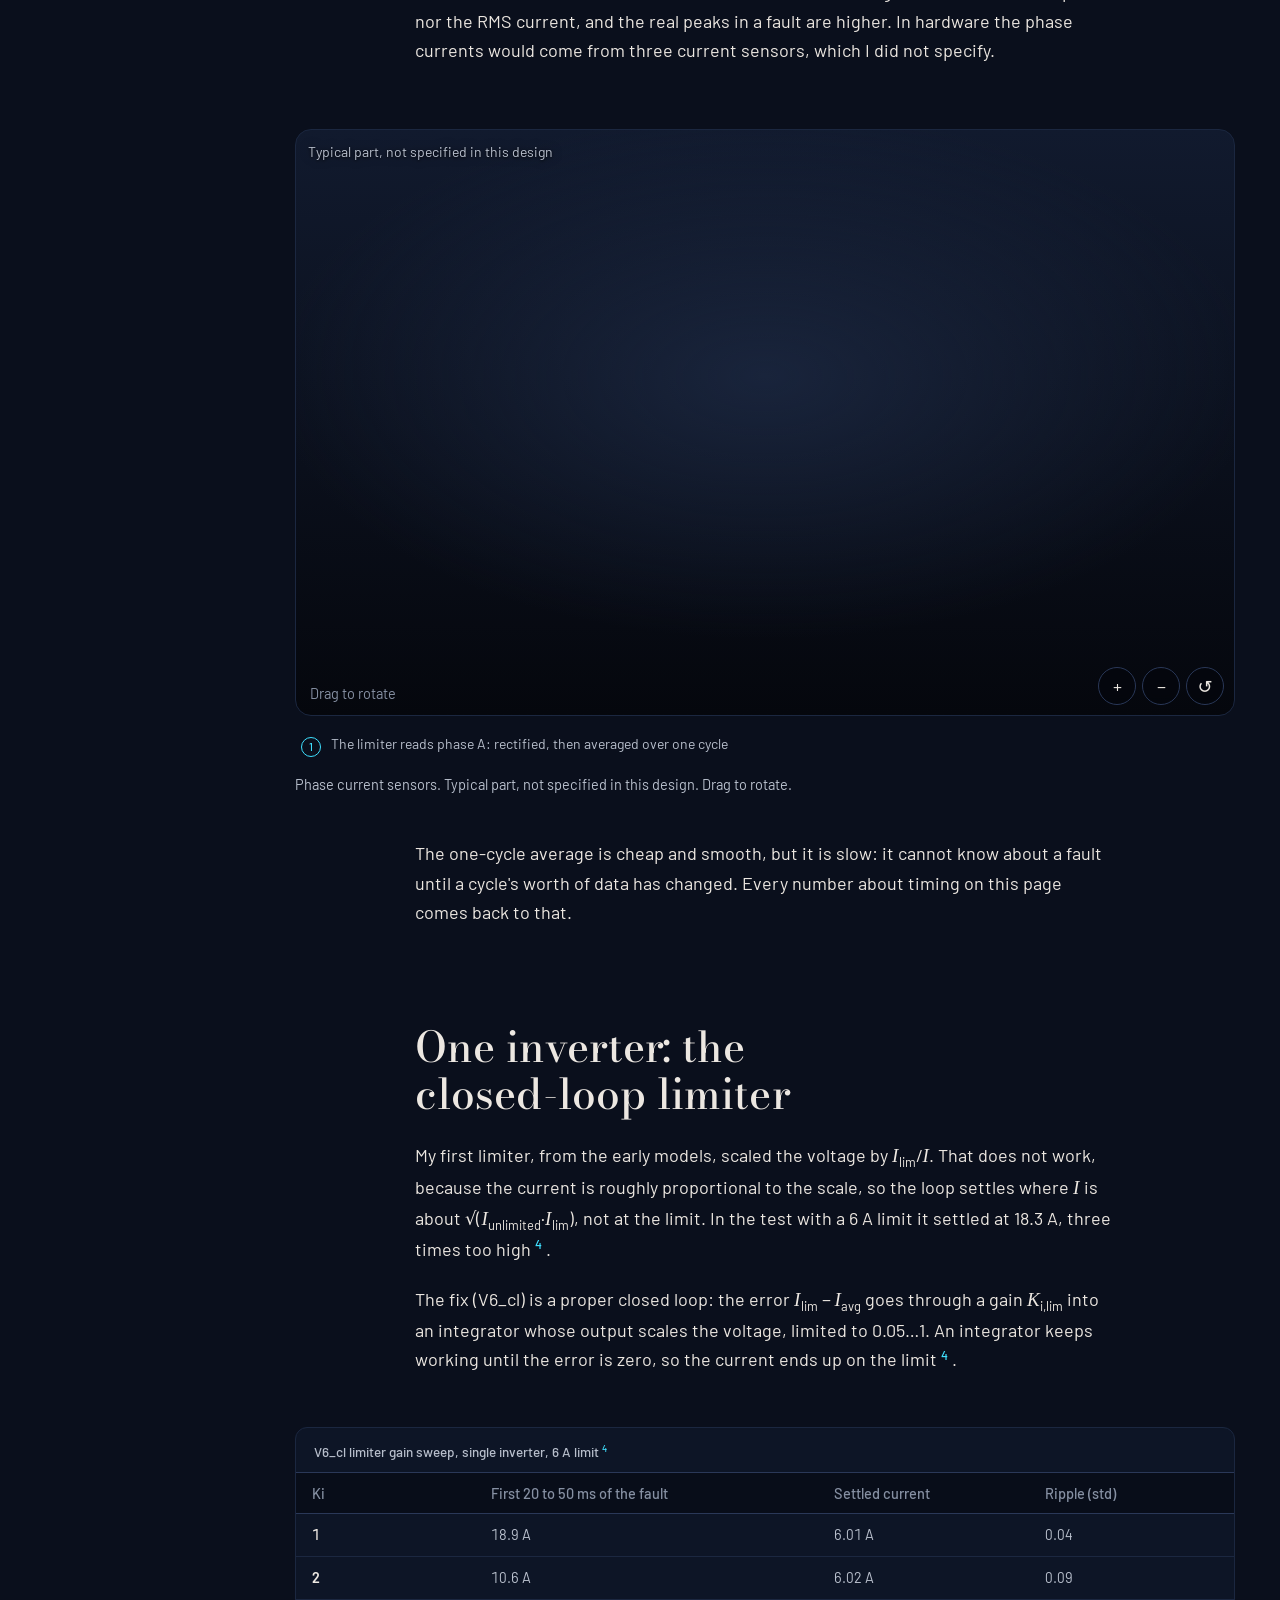
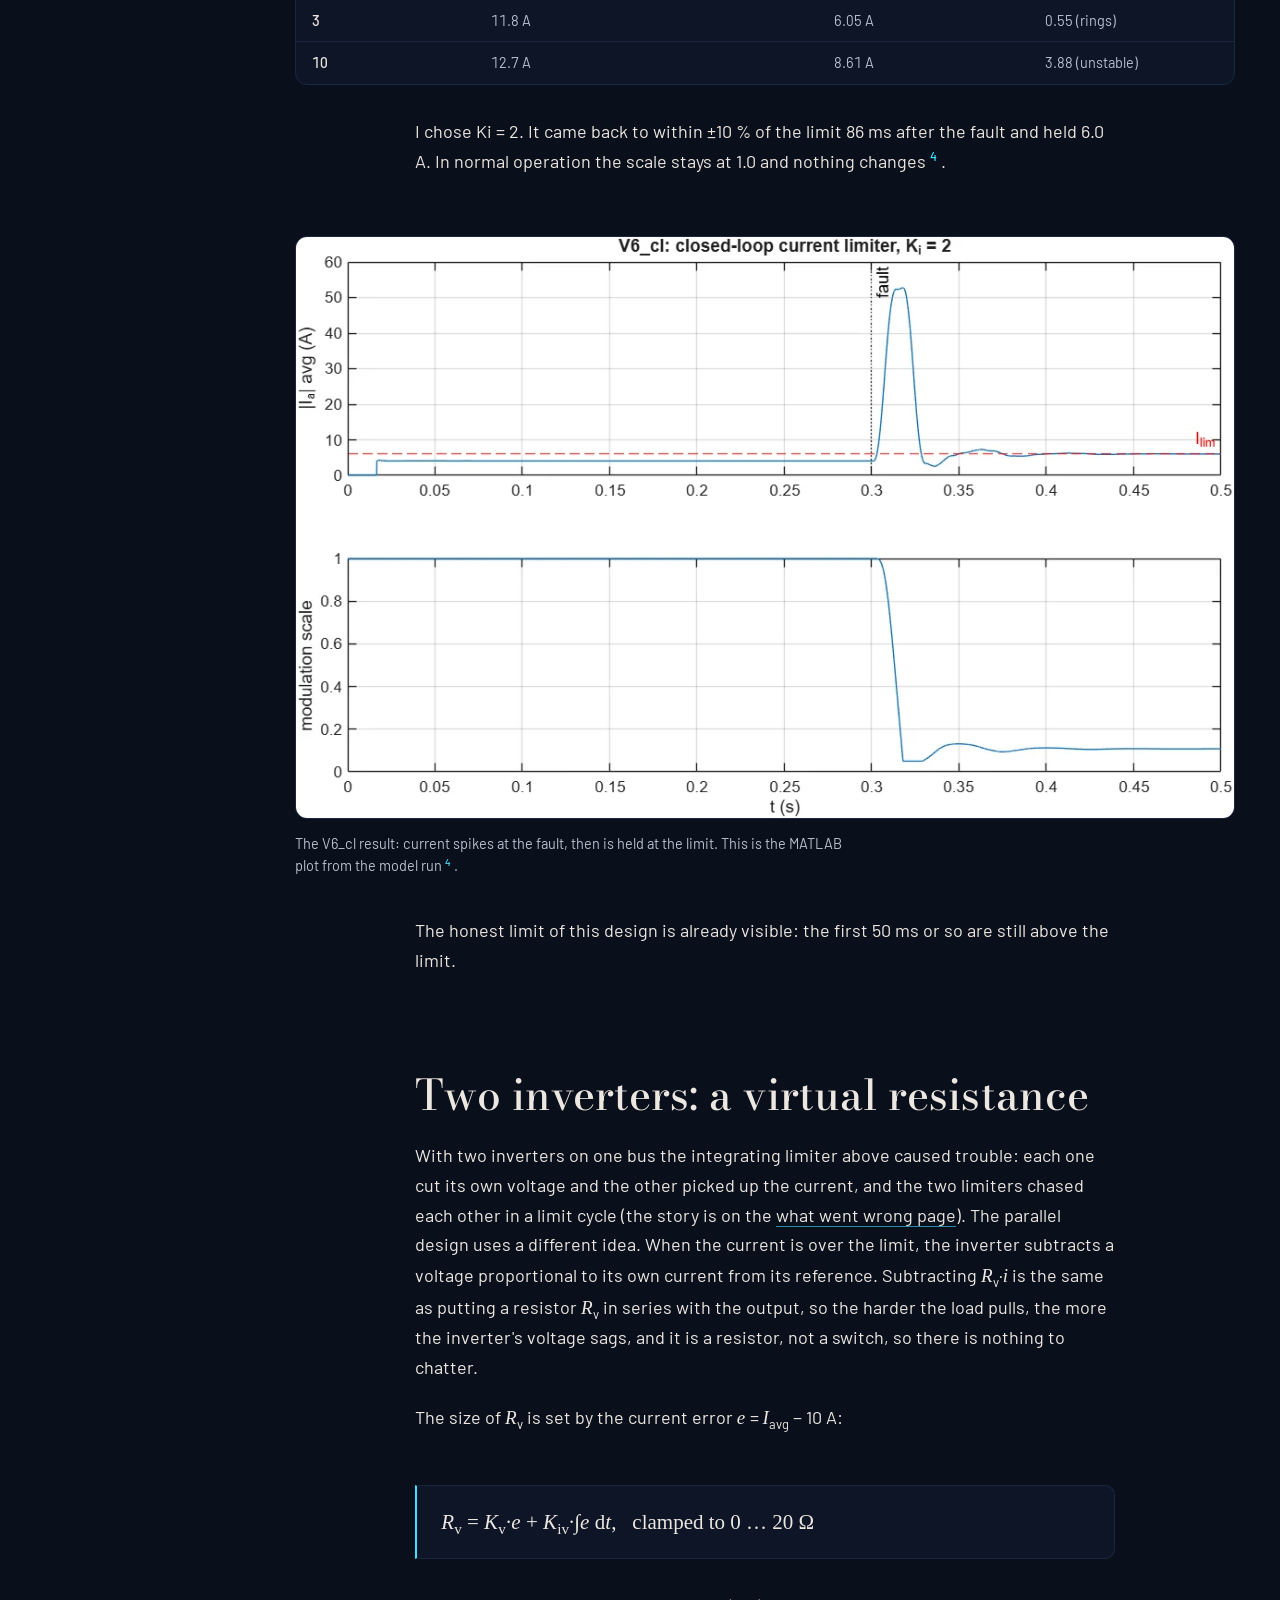
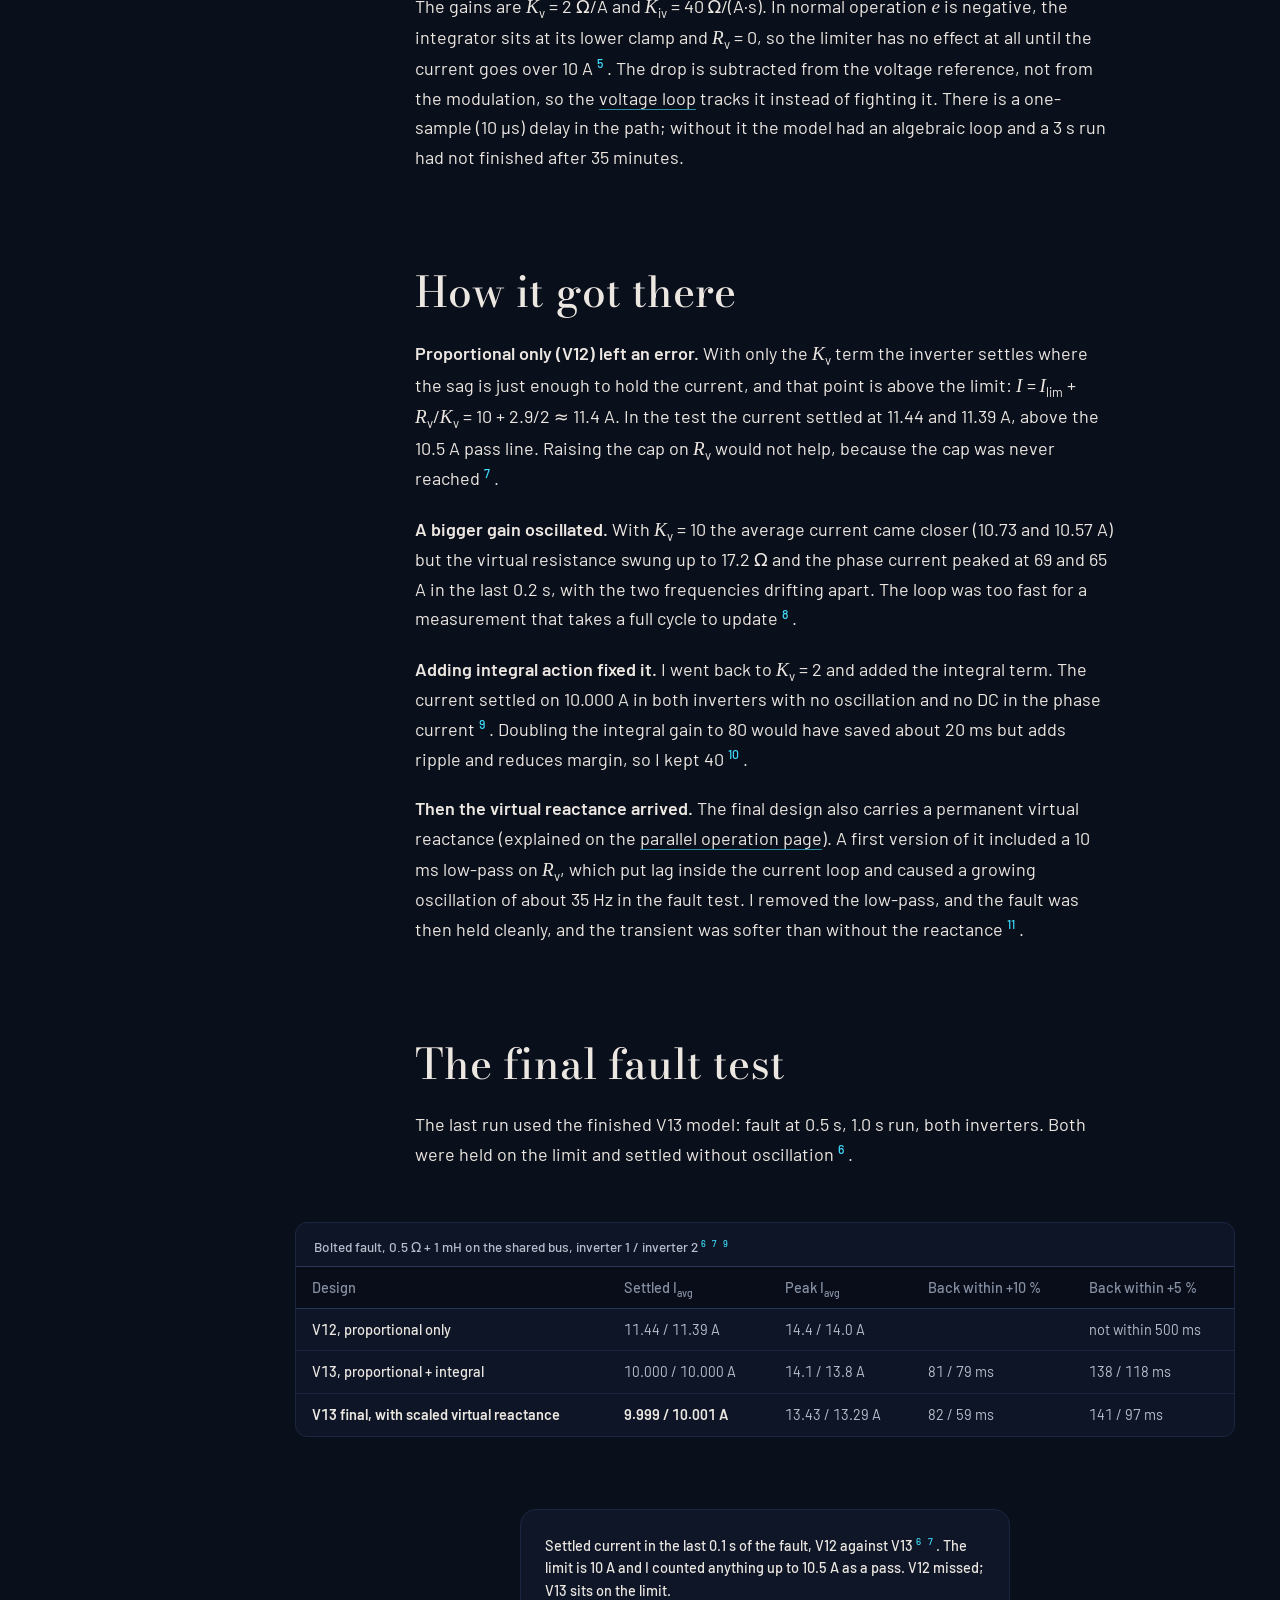
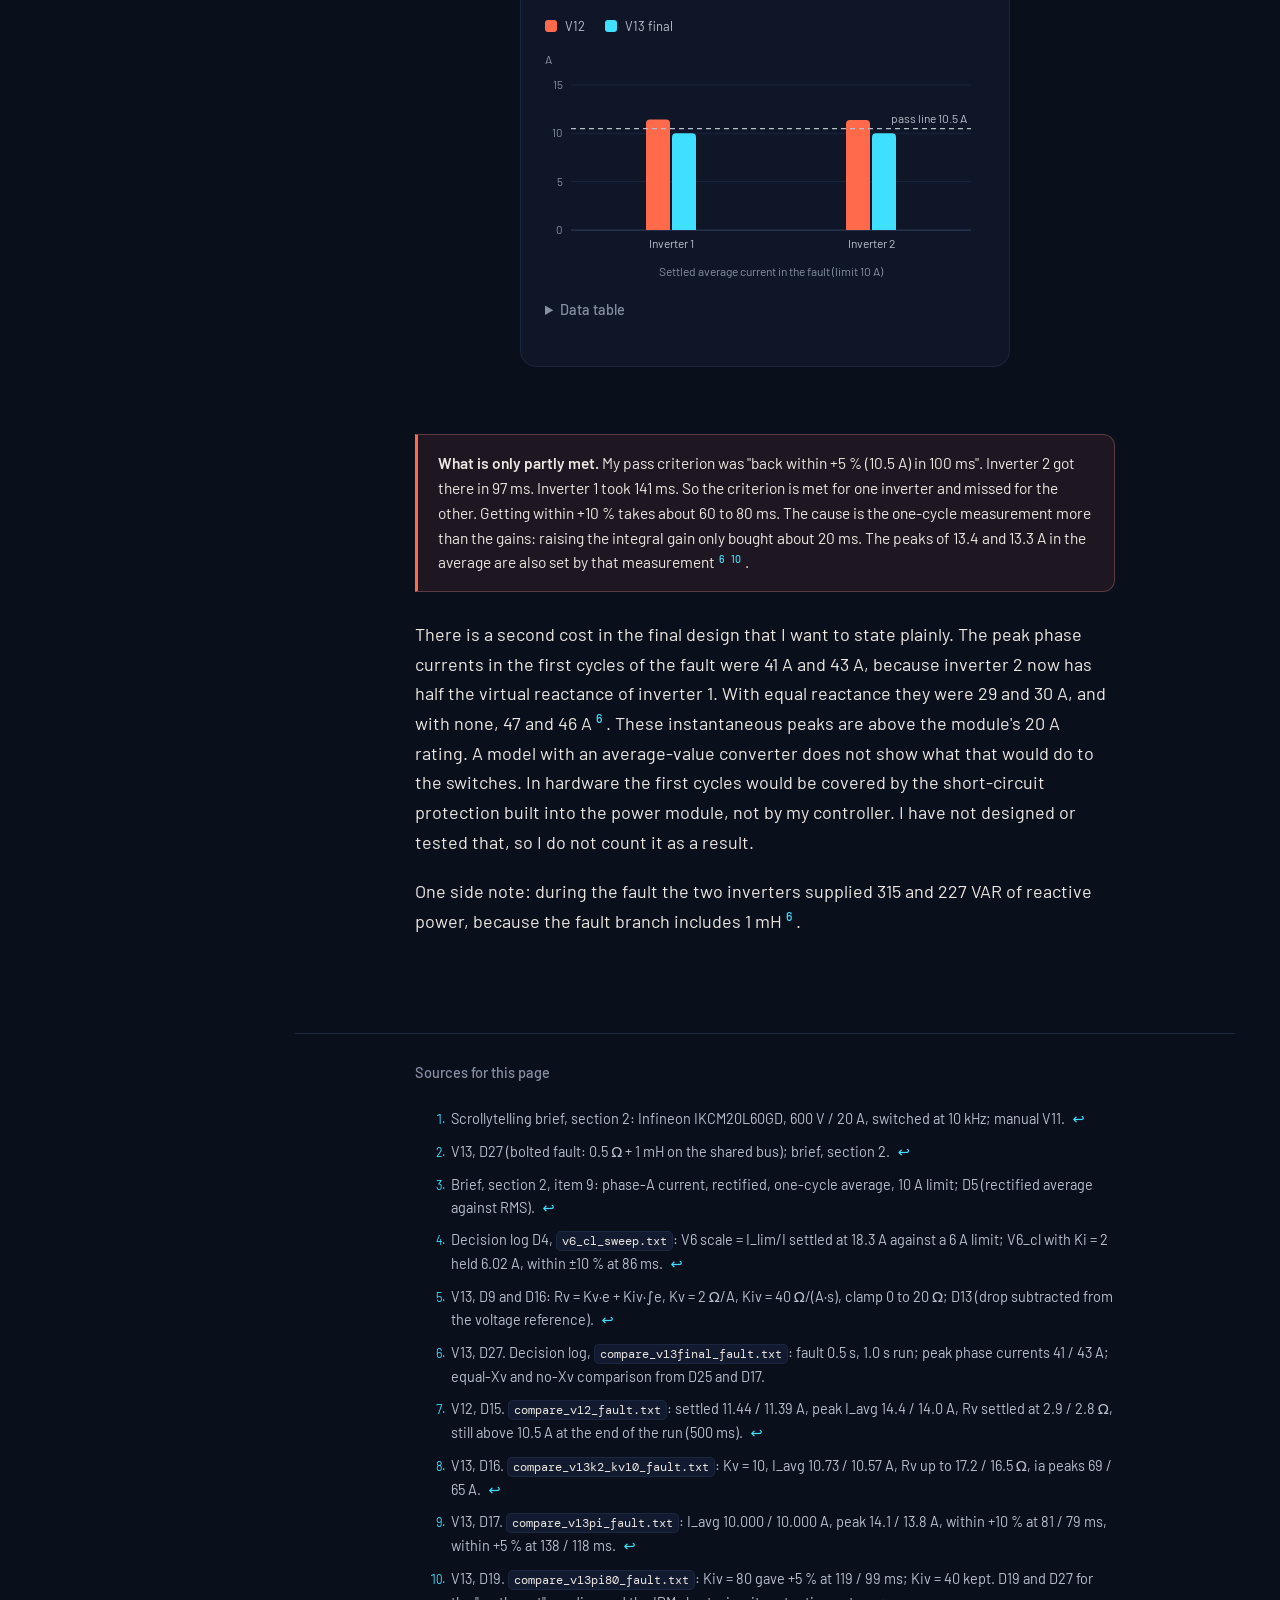
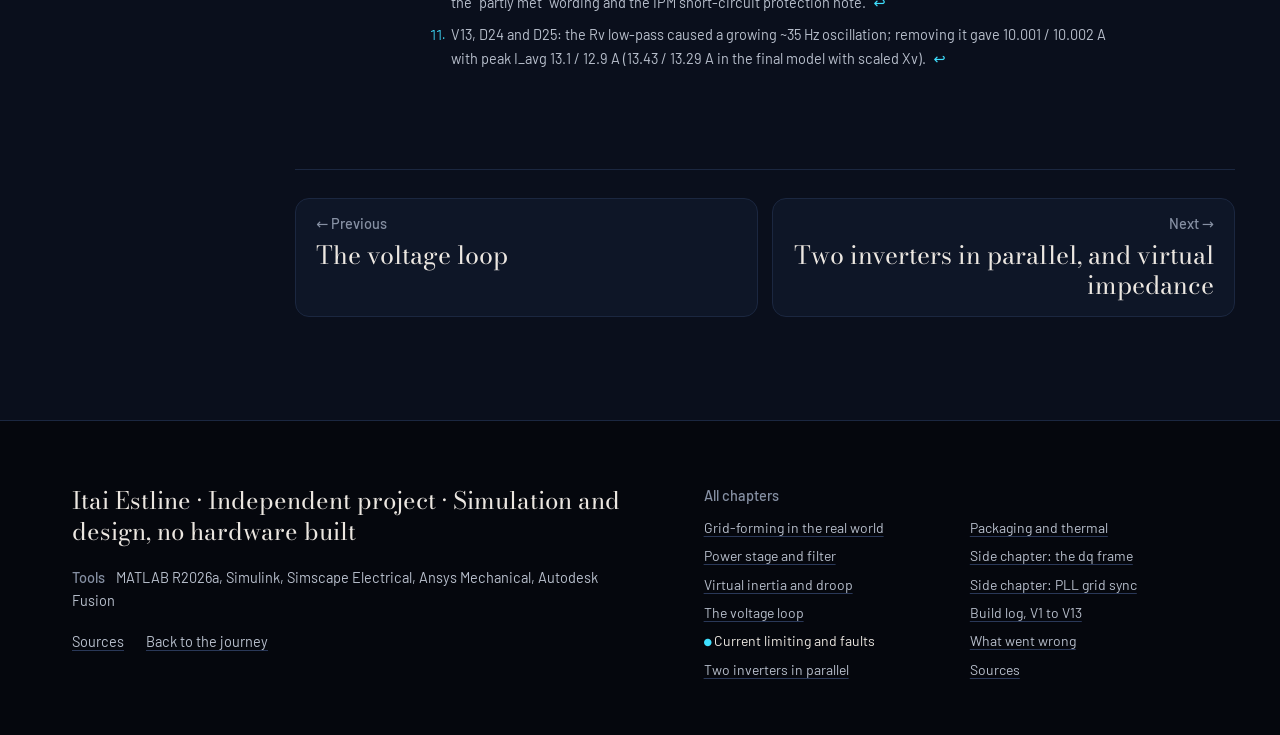
<file: current-limiting.html>
<!doctype html>
<html lang="en">
<head>
  <meta charset="utf-8">
  <meta name="viewport" content="width=device-width, initial-scale=1">
  <title>Current limiting and fault ride-through · Grid-Forming Inverter</title>
  <meta name="description" content="How my inverter design holds its output current at 10 A during a bolted fault, using a virtual resistance with proportional and integral action, and where the result is only partly met.">
  <link rel="stylesheet" href="css/tokens.css">
  <link rel="stylesheet" href="css/detail.css">
  <style>
    /* Page-local styles for the hand-drawn sketch (gd) on this page. */
    .gd-scroll { overflow-x: auto; }
    .gd-scroll:focus-visible { outline: 2px solid var(--ac); outline-offset: 2px; }
    svg.gd { display: block; width: 100%; min-width: 560px; height: auto; }
    svg.gd .ln { fill: none; stroke: var(--ink-3); stroke-width: 2.5; stroke-linecap: round; stroke-linejoin: round; }
    svg.gd .ln.c-ac { stroke: var(--ac); }
    svg.gd .ln.c-warn { stroke: var(--warn); }
    svg.gd .ln.c-muted { stroke: var(--ink-3); stroke-width: 1.25; }
    svg.gd .axis { fill: none; stroke: var(--night-4); stroke-width: 1.5; }
    svg.gd .grid { fill: none; stroke: var(--night-3); stroke-width: 1; }
    svg.gd .dash { stroke-dasharray: 5 6; }
    svg.gd .band { fill: var(--warn); opacity: 0.1; stroke: none; }
    svg.gd text { font-family: var(--font-sans); font-size: 14px; fill: var(--ink); stroke: none; }
    svg.gd text.sub { font-family: var(--font-mono); font-size: 12px; fill: var(--ink-2); }
    svg.gd text.lbl { font-size: 12px; fill: var(--ink-3); }
    svg.gd text.c-ac { fill: var(--ac); }
    svg.gd text.c-warn { fill: var(--warn); }
  </style>
  <script type="importmap">{ "imports": { "three": "./vendor/three/three.module.js", "three/addons/": "./vendor/three/addons/" } }</script>
  <script type="module" src="js/detail/detail.js"></script>
</head>
<body class="detail" data-page="current-limiting">
  <a class="skip-link" href="#main">Skip to content</a>
  <header class="site-header" data-site-header></header>
  <main id="main">
    <article class="page">
      <header class="page-head">
        <p class="eyebrow">Inside the design · Station 12</p>
        <h1>Current limiting and fault ride-through</h1>
        <p class="lede">A grid-forming inverter holds its voltage, so when something shorts the output, the short decides the current, not the inverter. This page is about how my design keeps that current at 10 A. It works, with one criterion only partly met, and I say which one below.</p>
        <p class="back-links"><a href="index.html#s12">Back to the journey, station 12</a></p>
      </header>

      <div class="results">
        <div class="result"><span class="value">9.999 / 10.001 A</span><span class="label">Fault current, inverter 1 / 2, last 0.1 s (limit 10 A)</span><span class="src">V13, D27</span></div>
        <div class="result"><span class="value">59 / 82 ms</span><span class="label">Time to get back within +10 % (11 A), inverter 2 / 1</span><span class="src">V13, D27</span></div>
        <div class="result"><span class="value">97 / 141 ms</span><span class="label">Time to get back within +5 % (10.5 A), inverter 2 / 1. Target was 100 ms: partly met</span><span class="src">V13, D27</span></div>
        <div class="result"><span class="value">13.43 / 13.29 A</span><span class="label">Peak of the one-cycle average current in the first cycles of the fault</span><span class="src">V13, D27</span></div>
      </div>

      <section id="why">
        <h2>Why a voltage source needs a limit</h2>
        <p>An inverter that follows the grid controls its own current, so it limits itself almost by construction. A grid-forming inverter does the opposite: it controls voltage. If a fault drops the load to a fraction of an ohm, the voltage loop keeps pushing and the current is whatever that small impedance allows. The power switches cannot carry that. The module I picked is a 600 V / 20 A part<sup class="fn"><a href="#fn-1" id="fnref-1">1</a></sup>.</p>
        <p>So the controller has to give up some voltage on purpose when the current gets too high. My test case is a bolted fault on the shared bus: a three-phase 0.5 Ω resistance with 1 mH in series, switched in while the inverters are running<sup class="fn"><a href="#fn-2" id="fnref-2">2</a></sup>.</p>
      </section>

      <section id="sensing">
        <h2>How the current is measured</h2>
        <p>The limiter does not look at all three phases. It takes the phase A current, rectifies it (takes the absolute value) and averages it over one 60 Hz cycle. The result is called <var>I</var><sub>avg</sub>, and the limit is 10 A on that number<sup class="fn"><a href="#fn-3" id="fnref-3">3</a></sup>. It is a rectified average, so it is neither the peak nor the RMS current, and the real peaks in a fault are higher. In hardware the phase currents would come from three current sensors, which I did not specify.</p>
        <figure class="part-viewer" data-model="assets/models/inverter/unit.glb" data-nodes="sensor_current_a,sensor_current_b,sensor_current_c"
                data-poster="assets/renders/sensors.webp" data-tier="C"
                data-callouts='[{"node":"sensor_current_a","text":"The limiter reads phase A: rectified, then averaged over one cycle"}]'>
          <figcaption>Phase current sensors. Typical part, not specified in this design. Drag to rotate.</figcaption>
        </figure>
        <p>The one-cycle average is cheap and smooth, but it is slow: it cannot know about a fault until a cycle's worth of data has changed. Every number about timing on this page comes back to that.</p>
      </section>

      <section id="single">
        <h2>One inverter: the closed-loop limiter</h2>
        <p>My first limiter, from the early models, scaled the voltage by <var>I</var><sub>lim</sub>/<var>I</var>. That does not work, because the current is roughly proportional to the scale, so the loop settles where <var>I</var> is about √(<var>I</var><sub>unlimited</sub>·<var>I</var><sub>lim</sub>), not at the limit. In the test with a 6 A limit it settled at 18.3 A, three times too high<sup class="fn"><a href="#fn-4" id="fnref-4">4</a></sup>.</p>
        <p>The fix (V6_cl) is a proper closed loop: the error <var>I</var><sub>lim</sub> − <var>I</var><sub>avg</sub> goes through a gain <var>K</var><sub>i,lim</sub> into an integrator whose output scales the voltage, limited to 0.05…1. An integrator keeps working until the error is zero, so the current ends up on the limit<sup class="fn"><a href="#fn-4">4</a></sup>.</p>

        <div class="table-wrap"><table class="data">
          <caption>V6_cl limiter gain sweep, single inverter, 6 A limit<sup class="fn"><a href="#fn-4">4</a></sup></caption>
          <thead><tr><th scope="col">Ki</th><th scope="col">First 20 to 50 ms of the fault</th><th scope="col">Settled current</th><th scope="col">Ripple (std)</th></tr></thead>
          <tbody>
            <tr><th scope="row">1</th><td>18.9 A</td><td>6.01 A</td><td>0.04</td></tr>
            <tr><th scope="row"><b>2</b></th><td>10.6 A</td><td>6.02 A</td><td>0.09</td></tr>
            <tr><th scope="row">3</th><td>11.8 A</td><td>6.05 A</td><td>0.55 (rings)</td></tr>
            <tr><th scope="row">10</th><td>12.7 A</td><td>8.61 A</td><td>3.88 (unstable)</td></tr>
          </tbody>
        </table></div>

        <p>I chose Ki = 2. It came back to within ±10 % of the limit 86 ms after the fault and held 6.0 A. In normal operation the scale stays at 1.0 and nothing changes<sup class="fn"><a href="#fn-4">4</a></sup>.</p>
        <figure class="img"><img src="assets/img/v6_cl_fault_current.webp" alt="Plot of the single-inverter fault current. After the fault the current spikes, then is pulled down and held flat at the 6 A limit." loading="lazy" width="1015" height="629"><figcaption>The V6_cl result: current spikes at the fault, then is held at the limit. This is the MATLAB plot from the model run<sup class="fn"><a href="#fn-4">4</a></sup>.</figcaption></figure>
        <p>The honest limit of this design is already visible: the first 50 ms or so are still above the limit.</p>
      </section>

      <section id="virtual-resistance">
        <h2>Two inverters: a virtual resistance</h2>
        <p>With two inverters on one bus the integrating limiter above caused trouble: each one cut its own voltage and the other picked up the current, and the two limiters chased each other in a limit cycle (the story is on the <a href="what-went-wrong.html">what went wrong page</a>). The parallel design uses a different idea. When the current is over the limit, the inverter subtracts a voltage proportional to its own current from its reference. Subtracting <var>R</var><sub>v</sub>·<var>i</var> is the same as putting a resistor <var>R</var><sub>v</sub> in series with the output, so the harder the load pulls, the more the inverter's voltage sags, and it is a resistor, not a switch, so there is nothing to chatter.</p>
        <p>The size of <var>R</var><sub>v</sub> is set by the current error <var>e</var> = <var>I</var><sub>avg</sub> − 10 A:</p>
        <p class="eq"><var>R</var><sub>v</sub> = <var>K</var><sub>v</sub>·<var>e</var> + <var>K</var><sub>iv</sub>·∫<var>e</var> d<var>t</var>,&nbsp;&nbsp; clamped to 0 … 20 Ω</p>
        <p>The gains are <var>K</var><sub>v</sub> = 2 Ω/A and <var>K</var><sub>iv</sub> = 40 Ω/(A·s). In normal operation <var>e</var> is negative, the integrator sits at its lower clamp and <var>R</var><sub>v</sub> = 0, so the limiter has no effect at all until the current goes over 10 A<sup class="fn"><a href="#fn-5" id="fnref-5">5</a></sup>. The drop is subtracted from the voltage reference, not from the modulation, so the <a href="voltage-loop.html">voltage loop</a> tracks it instead of fighting it. There is a one-sample (10 µs) delay in the path; without it the model had an algebraic loop and a 3 s run had not finished after 35 minutes.</p>

</section>

      <section id="how-it-got-there">
        <h2>How it got there</h2>
        <p><strong>Proportional only (V12) left an error.</strong> With only the <var>K</var><sub>v</sub> term the inverter settles where the sag is just enough to hold the current, and that point is above the limit: <var>I</var> = <var>I</var><sub>lim</sub> + <var>R</var><sub>v</sub>/<var>K</var><sub>v</sub> = 10 + 2.9/2 ≈ 11.4 A. In the test the current settled at 11.44 and 11.39 A, above the 10.5 A pass line. Raising the cap on <var>R</var><sub>v</sub> would not help, because the cap was never reached<sup class="fn"><a href="#fn-7" id="fnref-7">7</a></sup>.</p>
        <p><strong>A bigger gain oscillated.</strong> With <var>K</var><sub>v</sub> = 10 the average current came closer (10.73 and 10.57 A) but the virtual resistance swung up to 17.2 Ω and the phase current peaked at 69 and 65 A in the last 0.2 s, with the two frequencies drifting apart. The loop was too fast for a measurement that takes a full cycle to update<sup class="fn"><a href="#fn-8" id="fnref-8">8</a></sup>.</p>
        <p><strong>Adding integral action fixed it.</strong> I went back to <var>K</var><sub>v</sub> = 2 and added the integral term. The current settled on 10.000 A in both inverters with no oscillation and no DC in the phase current<sup class="fn"><a href="#fn-9" id="fnref-9">9</a></sup>. Doubling the integral gain to 80 would have saved about 20 ms but adds ripple and reduces margin, so I kept 40<sup class="fn"><a href="#fn-10" id="fnref-10">10</a></sup>.</p>
        <p><strong>Then the virtual reactance arrived.</strong> The final design also carries a permanent virtual reactance (explained on the <a href="parallel.html">parallel operation page</a>). A first version of it included a 10 ms low-pass on <var>R</var><sub>v</sub>, which put lag inside the current loop and caused a growing oscillation of about 35 Hz in the fault test. I removed the low-pass, and the fault was then held cleanly, and the transient was softer than without the reactance<sup class="fn"><a href="#fn-11" id="fnref-11">11</a></sup>.</p>
      </section>

      <section id="results">
        <h2>The final fault test</h2>
        <p>The last run used the finished V13 model: fault at 0.5 s, 1.0 s run, both inverters. Both were held on the limit and settled without oscillation<sup class="fn"><a href="#fn-6">6</a></sup>.</p>

        <div class="table-wrap"><table class="data">
          <caption>Bolted fault, 0.5 Ω + 1 mH on the shared bus, inverter 1 / inverter 2<sup class="fn"><a href="#fn-6">6</a></sup><sup class="fn"><a href="#fn-7">7</a></sup><sup class="fn"><a href="#fn-9">9</a></sup></caption>
          <thead><tr><th scope="col">Design</th><th scope="col">Settled I<sub>avg</sub></th><th scope="col">Peak I<sub>avg</sub></th><th scope="col">Back within +10 %</th><th scope="col">Back within +5 %</th></tr></thead>
          <tbody>
            <tr><th scope="row">V12, proportional only</th><td>11.44 / 11.39 A</td><td>14.4 / 14.0 A</td><td></td><td>not within 500 ms</td></tr>
            <tr><th scope="row">V13, proportional + integral</th><td>10.000 / 10.000 A</td><td>14.1 / 13.8 A</td><td>81 / 79 ms</td><td>138 / 118 ms</td></tr>
            <tr><th scope="row"><b>V13 final, with scaled virtual reactance</b></th><td><b>9.999 / 10.001 A</b></td><td>13.43 / 13.29 A</td><td>82 / 59 ms</td><td>141 / 97 ms</td></tr>
          </tbody>
        </table></div>

        <figure class="chart" data-chart='{"type":"bar","unit":"A","xLabel":"Settled average current in the fault (limit 10 A)","categories":["Inverter 1","Inverter 2"],"series":[{"name":"V12","tone":"warn","values":[11.44,11.39]},{"name":"V13 final","tone":"ac","values":[9.999,10.001]}],"target":{"value":10.5,"label":"pass line 10.5 A"}}'>
          <figcaption>Settled current in the last 0.1 s of the fault, V12 against V13<sup class="fn"><a href="#fn-6">6</a></sup><sup class="fn"><a href="#fn-7">7</a></sup>. The limit is 10 A and I counted anything up to 10.5 A as a pass. V12 missed; V13 sits on the limit.</figcaption>
        </figure>

        <aside class="note warn"><strong>What is only partly met.</strong> My pass criterion was "back within +5 % (10.5 A) in 100 ms". Inverter 2 got there in 97 ms. Inverter 1 took 141 ms. So the criterion is met for one inverter and missed for the other. Getting within +10 % takes about 60 to 80 ms. The cause is the one-cycle measurement more than the gains: raising the integral gain only bought about 20 ms. The peaks of 13.4 and 13.3 A in the average are also set by that measurement<sup class="fn"><a href="#fn-6">6</a></sup><sup class="fn"><a href="#fn-10">10</a></sup>.</aside>

        <p>There is a second cost in the final design that I want to state plainly. The peak phase currents in the first cycles of the fault were 41 A and 43 A, because inverter 2 now has half the virtual reactance of inverter 1. With equal reactance they were 29 and 30 A, and with none, 47 and 46 A<sup class="fn"><a href="#fn-6">6</a></sup>. These instantaneous peaks are above the module's 20 A rating. A model with an average-value converter does not show what that would do to the switches. In hardware the first cycles would be covered by the short-circuit protection built into the power module, not by my controller. I have not designed or tested that, so I do not count it as a result.</p>
        <p>One side note: during the fault the two inverters supplied 315 and 227 VAR of reactive power, because the fault branch includes 1 mH<sup class="fn"><a href="#fn-6">6</a></sup>.</p>
      </section>

      <section class="footnotes" aria-label="Sources for this page"><h2>Sources for this page</h2>
        <ol>
          <li id="fn-1">Scrollytelling brief, section 2: Infineon IKCM20L60GD, 600 V / 20 A, switched at 10 kHz; manual V11. <a href="#fnref-1" aria-label="Back to text">↩</a></li>
          <li id="fn-2">V13, D27 (bolted fault: 0.5 Ω + 1 mH on the shared bus); brief, section 2. <a href="#fnref-2" aria-label="Back to text">↩</a></li>
          <li id="fn-3">Brief, section 2, item 9: phase-A current, rectified, one-cycle average, 10 A limit; D5 (rectified average against RMS). <a href="#fnref-3" aria-label="Back to text">↩</a></li>
          <li id="fn-4">Decision log D4, <code>v6_cl_sweep.txt</code>: V6 scale = I_lim/I settled at 18.3 A against a 6 A limit; V6_cl with Ki = 2 held 6.02 A, within ±10 % at 86 ms. <a href="#fnref-4" aria-label="Back to text">↩</a></li>
          <li id="fn-5">V13, D9 and D16: Rv = Kv·e + Kiv·∫e, Kv = 2 Ω/A, Kiv = 40 Ω/(A·s), clamp 0 to 20 Ω; D13 (drop subtracted from the voltage reference). <a href="#fnref-5" aria-label="Back to text">↩</a></li>
          <li id="fn-6">V13, D27. Decision log, <code>compare_v13final_fault.txt</code>: fault 0.5 s, 1.0 s run; peak phase currents 41 / 43 A; equal-Xv and no-Xv comparison from D25 and D17.</li>
          <li id="fn-7">V12, D15. <code>compare_v12_fault.txt</code>: settled 11.44 / 11.39 A, peak I_avg 14.4 / 14.0 A, Rv settled at 2.9 / 2.8 Ω, still above 10.5 A at the end of the run (500 ms). <a href="#fnref-7" aria-label="Back to text">↩</a></li>
          <li id="fn-8">V13, D16. <code>compare_v13k2_kv10_fault.txt</code>: Kv = 10, I_avg 10.73 / 10.57 A, Rv up to 17.2 / 16.5 Ω, ia peaks 69 / 65 A. <a href="#fnref-8" aria-label="Back to text">↩</a></li>
          <li id="fn-9">V13, D17. <code>compare_v13pi_fault.txt</code>: I_avg 10.000 / 10.000 A, peak 14.1 / 13.8 A, within +10 % at 81 / 79 ms, within +5 % at 138 / 118 ms. <a href="#fnref-9" aria-label="Back to text">↩</a></li>
          <li id="fn-10">V13, D19. <code>compare_v13pi80_fault.txt</code>: Kiv = 80 gave +5 % at 119 / 99 ms; Kiv = 40 kept. D19 and D27 for the "partly met" wording and the IPM short-circuit protection note. <a href="#fnref-10" aria-label="Back to text">↩</a></li>
          <li id="fn-11">V13, D24 and D25: the Rv low-pass caused a growing ~35 Hz oscillation; removing it gave 10.001 / 10.002 A with peak I_avg 13.1 / 12.9 A (13.43 / 13.29 A in the final model with scaled Xv). <a href="#fnref-11" aria-label="Back to text">↩</a></li>
        </ol>
      </section>

      <nav class="pager"><a rel="prev" href="voltage-loop.html">The voltage loop</a><a rel="next" href="parallel.html">Two inverters in parallel, and virtual impedance</a></nav>
    </article>
  </main>
  <footer class="site-footer" data-site-footer></footer>
</body>
</html>
</file>
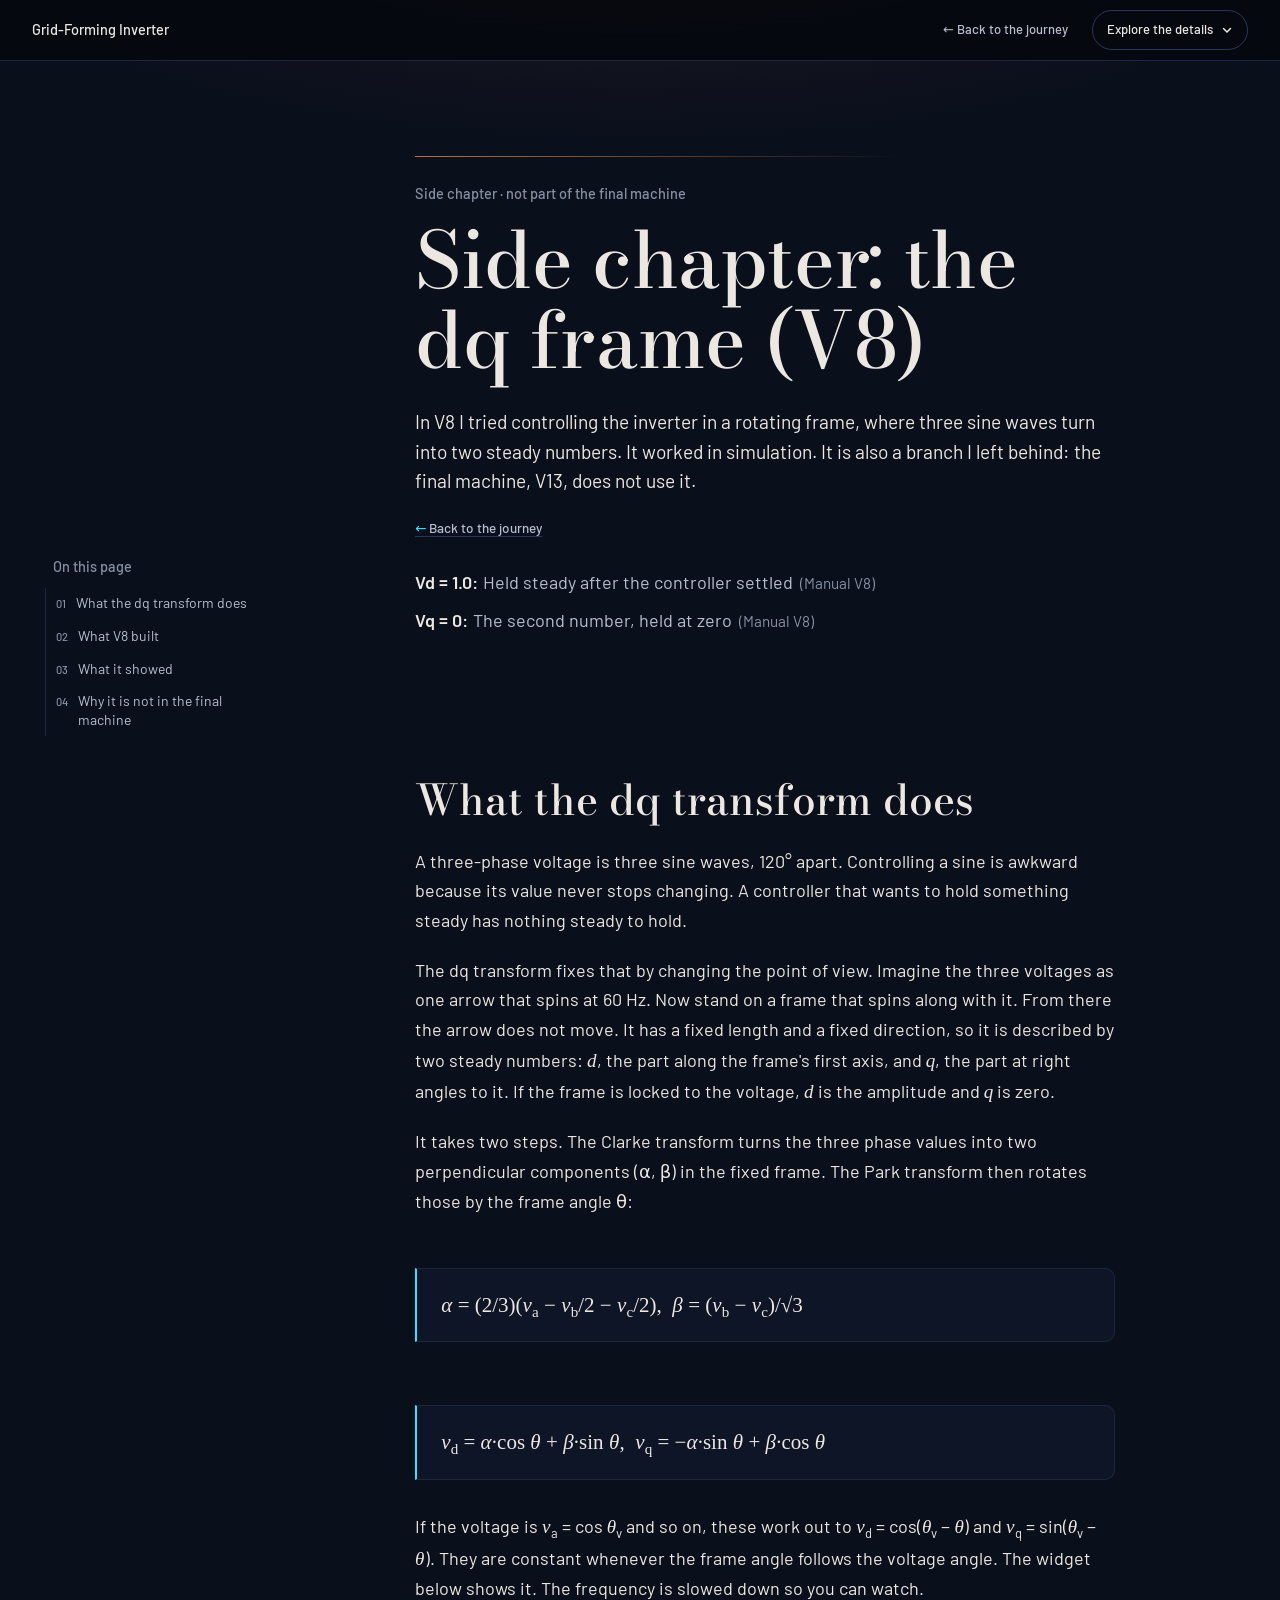
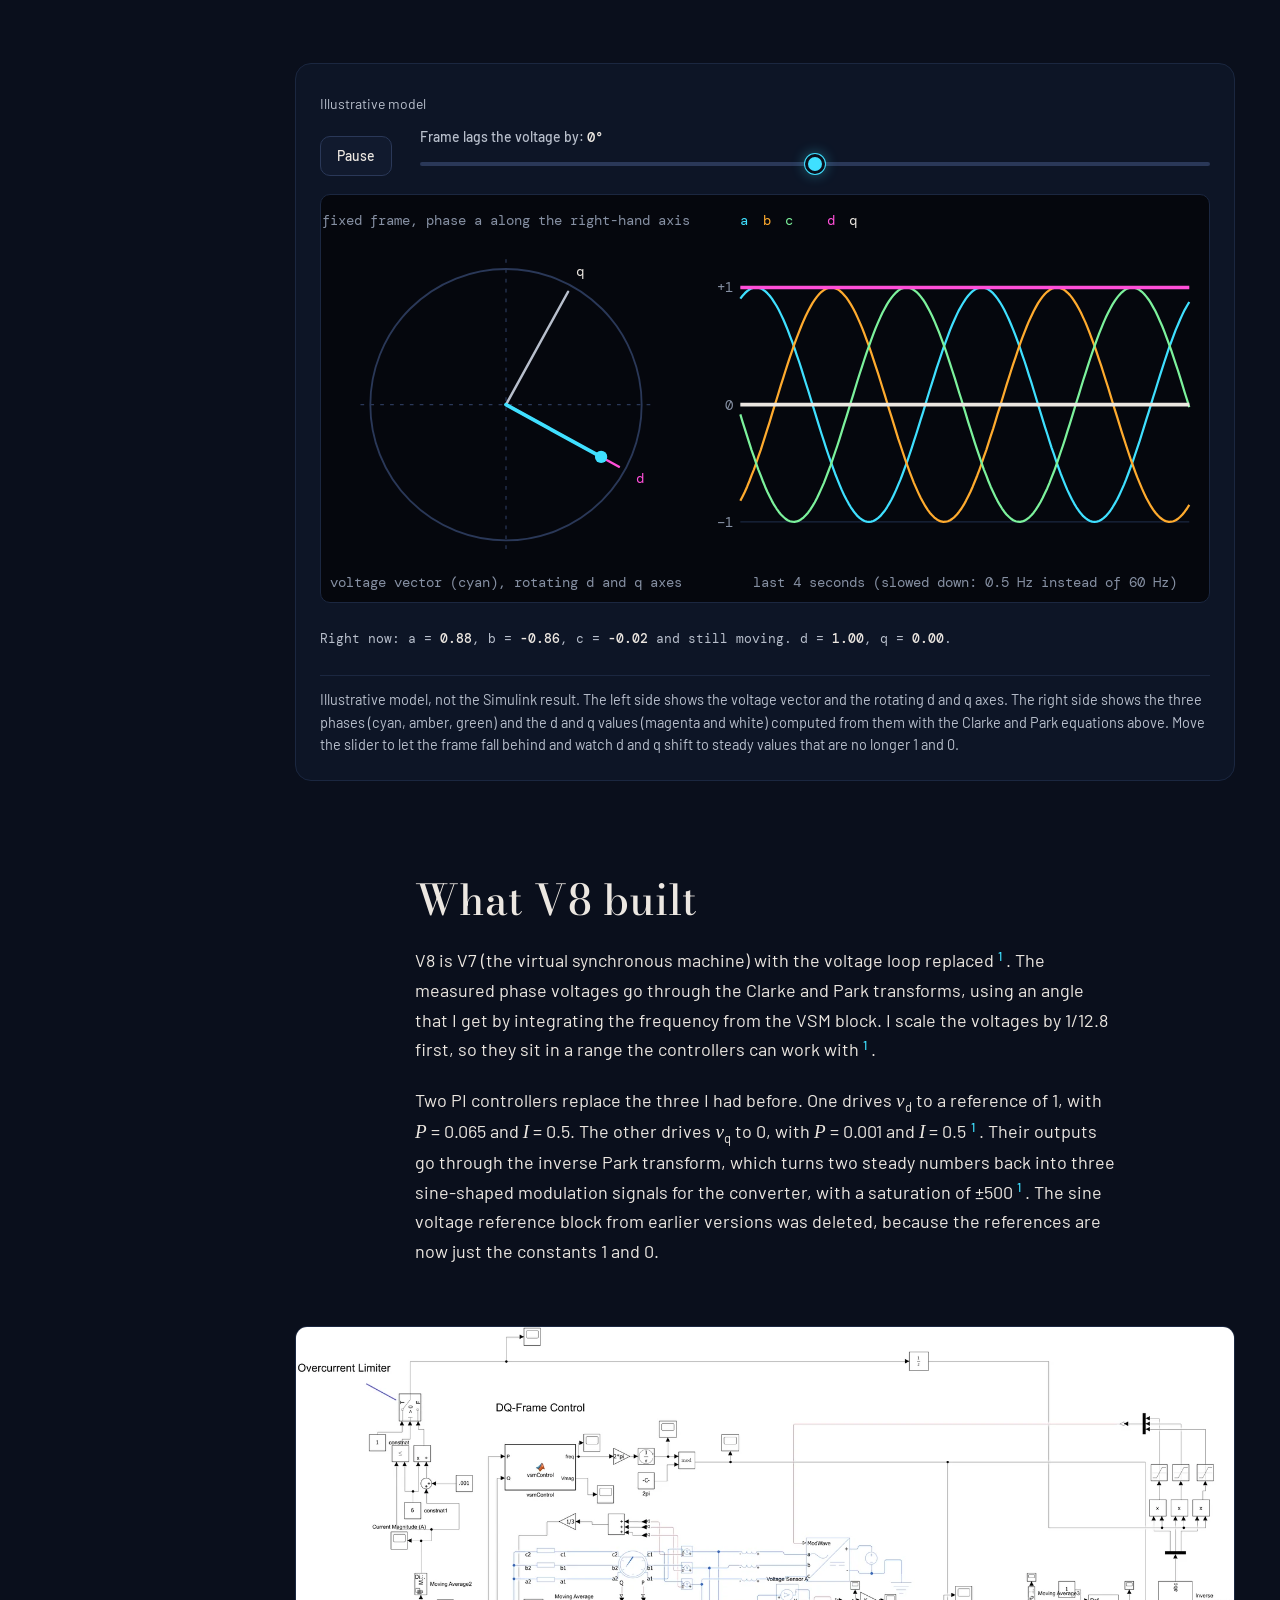
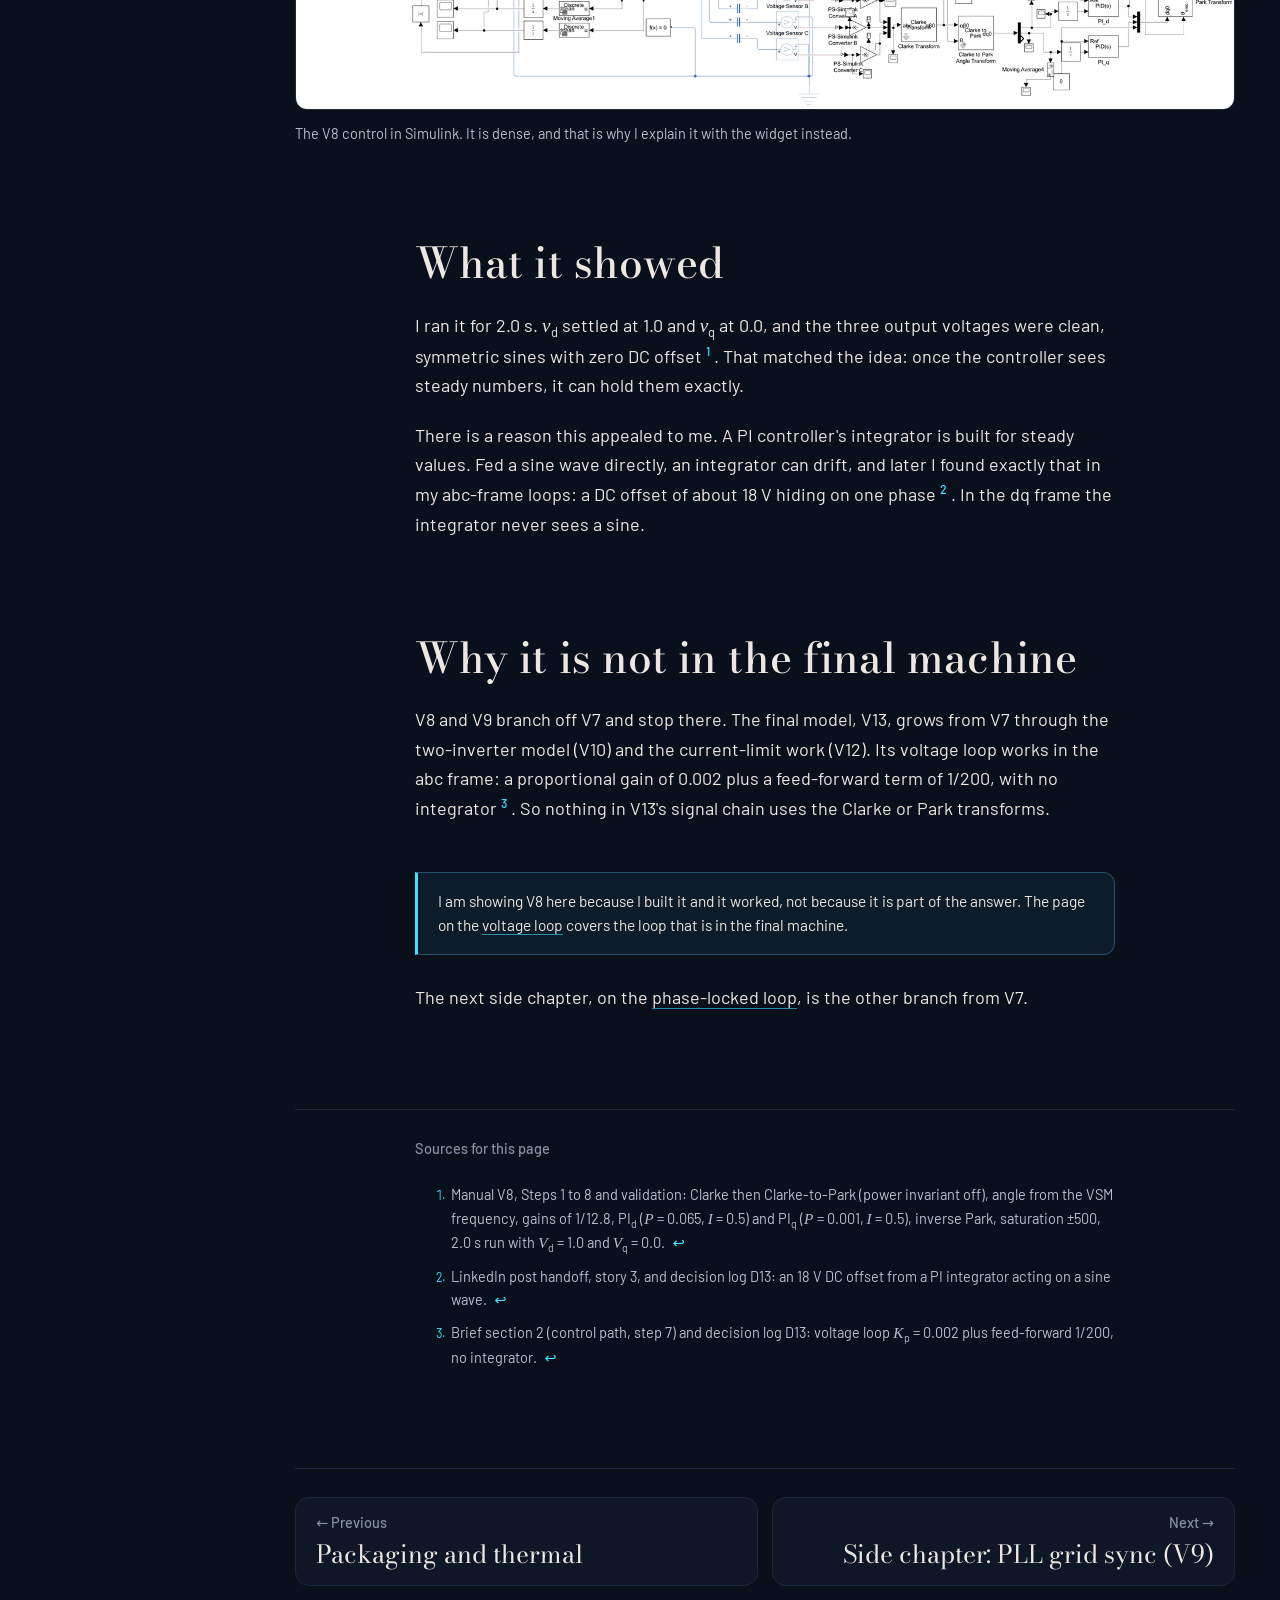
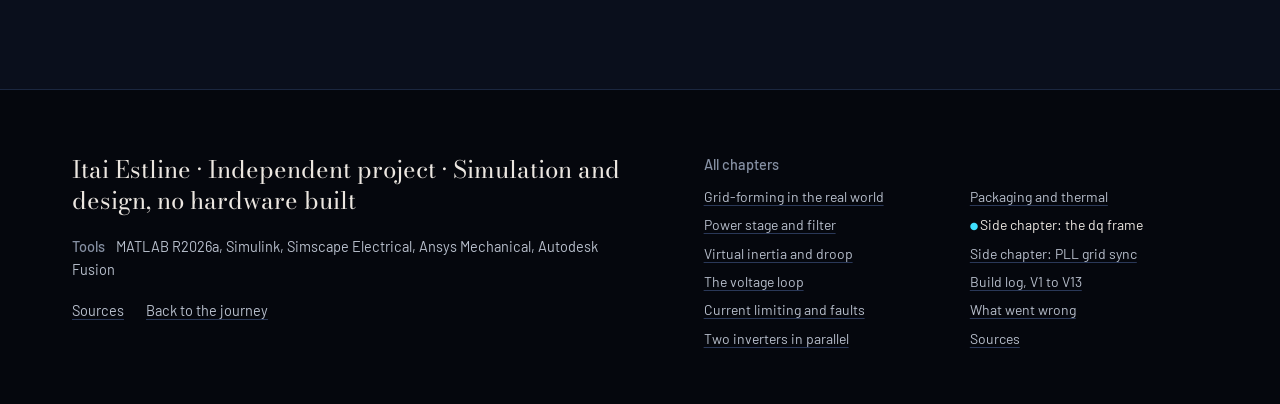
<file: dq-frame.html>
<!doctype html>
<html lang="en">
<head>
  <meta charset="utf-8">
  <meta name="viewport" content="width=device-width, initial-scale=1">
  <title>Side chapter: the dq frame (V8) · Grid-Forming Inverter</title>
  <meta name="description" content="What the dq transform does, what my V8 model built with it, and why it is a side branch that is not inside the final V13 machine.">
  <link rel="stylesheet" href="css/tokens.css">
  <link rel="stylesheet" href="css/detail.css">
  <style>
    /* Page-local styles for the dq widget (gw). */
    .gw { display: grid; gap: var(--s-4); }
    .gw-controls { display: flex; flex-wrap: wrap; gap: var(--s-4) var(--s-5); align-items: flex-end; }
    .gw-field { display: grid; gap: 6px; flex: 1 1 240px; font: 500 14px/1.3 var(--font-sans); color: var(--ink-2); }
    .gw-field output { font-family: var(--font-mono); color: var(--ink); }
    .gw input[type="range"] { width: 100%; accent-color: var(--ac); min-height: 28px; }
    .gw input:focus-visible, .gw button:focus-visible { outline: 2px solid var(--ac); outline-offset: 3px; }
    .gw-btn { font: 500 14px/1 var(--font-sans); color: var(--ink); background: var(--night-2); border: 1px solid var(--night-4); border-radius: var(--radius); padding: 10px 16px; min-height: 40px; cursor: pointer; }
    .gw-btn:hover { background: var(--night-3); }
    .gw-plot { display: block; width: 100%; height: auto; background: var(--night-0); border: 1px solid var(--night-3); border-radius: var(--radius); }
    .gw-plot text { font-family: var(--font-mono); font-size: 11px; fill: var(--ink-3); stroke: none; }
    .gw-plot .grid { stroke: var(--night-3); stroke-width: 1; fill: none; }
    .gw-plot .ring { stroke: var(--night-4); stroke-width: 1.5; fill: none; }
    .gw-plot .ax { stroke: var(--night-4); stroke-width: 1; fill: none; stroke-dasharray: 3 5; }
    .gw-plot .frame { stroke-width: 2; fill: none; stroke-linecap: round; }
    .gw-plot .fd { stroke: var(--ctl); }
    .gw-plot .fq { stroke: var(--ink-2); }
    .gw-plot .vec { stroke: var(--ac); stroke-width: 3; fill: none; stroke-linecap: round; }
    .gw-plot .dot { fill: var(--ac); }
    .gw-plot .sa { stroke: var(--ac); stroke-width: 1.8; fill: none; stroke-linejoin: round; }
    .gw-plot .sb { stroke: var(--dc); stroke-width: 1.8; fill: none; stroke-linejoin: round; }
    .gw-plot .sc { stroke: var(--inv1); stroke-width: 1.8; fill: none; stroke-linejoin: round; }
    .gw-plot .sd { stroke: var(--ctl); stroke-width: 3; fill: none; stroke-linejoin: round; }
    .gw-plot .sq { stroke: var(--ink); stroke-width: 3; fill: none; stroke-linejoin: round; }
    .gw-plot text.t-a { fill: var(--ac); } .gw-plot text.t-b { fill: var(--dc); } .gw-plot text.t-c { fill: var(--inv1); }
    .gw-plot text.t-d { fill: var(--ctl); } .gw-plot text.t-q { fill: var(--ink); }
    .gw-readout { margin: 0; font: 13px/1.6 var(--font-mono); color: var(--ink-2); }
    .gw-readout b { color: var(--ink); font-weight: 500; }
  </style>
  <script type="importmap">{ "imports": { "three": "./vendor/three/three.module.js", "three/addons/": "./vendor/three/addons/" } }</script>
  <script type="module" src="js/detail/detail.js"></script>
</head>
<body class="detail" data-page="dq-frame">
  <a class="skip-link" href="#main">Skip to content</a>
  <header class="site-header" data-site-header></header>
  <main id="main">
    <article class="page">
      <header class="page-head">
        <p class="eyebrow">Side chapter · not part of the final machine</p>
        <h1>Side chapter: the dq frame (V8)</h1>
        <p class="lede">In V8 I tried controlling the inverter in a rotating frame, where three sine waves turn into two steady numbers. It worked in simulation. It is also a branch I left behind: the final machine, V13, does not use it.</p>
        <p class="back-links"><a href="index.html">Back to the journey</a></p>
      </header>

      <div class="results">
        <div class="result"><span class="value">Vd = 1.0</span><span class="label">Held steady after the controller settled</span><span class="src">Manual V8</span></div>
        <div class="result"><span class="value">Vq = 0</span><span class="label">The second number, held at zero</span><span class="src">Manual V8</span></div>
      </div>

      <section id="what-it-does">
        <h2>What the dq transform does</h2>
        <p>A three-phase voltage is three sine waves, 120° apart. Controlling a sine is awkward because its value never stops changing. A controller that wants to hold something steady has nothing steady to hold.</p>
        <p>The dq transform fixes that by changing the point of view. Imagine the three voltages as one arrow that spins at 60 Hz. Now stand on a frame that spins along with it. From there the arrow does not move. It has a fixed length and a fixed direction, so it is described by two steady numbers: <var>d</var>, the part along the frame's first axis, and <var>q</var>, the part at right angles to it. If the frame is locked to the voltage, <var>d</var> is the amplitude and <var>q</var> is zero.</p>
        <p>It takes two steps. The Clarke transform turns the three phase values into two perpendicular components (α, β) in the fixed frame. The Park transform then rotates those by the frame angle θ:</p>
        <p class="eq"><var>α</var> = (2/3)(<var>v</var><sub>a</sub> − <var>v</var><sub>b</sub>/2 − <var>v</var><sub>c</sub>/2),&nbsp; <var>β</var> = (<var>v</var><sub>b</sub> − <var>v</var><sub>c</sub>)/√3</p>
        <p class="eq"><var>v</var><sub>d</sub> = <var>α</var>·cos <var>θ</var> + <var>β</var>·sin <var>θ</var>,&nbsp; <var>v</var><sub>q</sub> = −<var>α</var>·sin <var>θ</var> + <var>β</var>·cos <var>θ</var></p>
        <p>If the voltage is <var>v</var><sub>a</sub> = cos <var>θ</var><sub>v</sub> and so on, these work out to <var>v</var><sub>d</sub> = cos(<var>θ</var><sub>v</sub> − <var>θ</var>) and <var>v</var><sub>q</sub> = sin(<var>θ</var><sub>v</sub> − <var>θ</var>). They are constant whenever the frame angle follows the voltage angle. The widget below shows it. The frequency is slowed down so you can watch.</p>

        <figure class="widget" data-illustrative id="w-dq">
          <div class="gw">
            <div class="gw-controls">
              <button type="button" class="gw-btn" id="wd-play" aria-pressed="false">Play</button>
              <label class="gw-field" for="wd-delta">
                <span>Frame lags the voltage by: <output id="wd-delta-out" for="wd-delta">0°</output></span>
                <input type="range" id="wd-delta" min="-90" max="90" step="1" value="0" aria-valuetext="0 degrees">
              </label>
            </div>
            <svg class="gw-plot" id="wd-plot" viewBox="0 0 720 330" role="img" aria-label="Left: a rotating voltage vector with a rotating d and q frame. Right: the three phase sine waves and the two flat d and q lines computed from them."></svg>
            <p class="gw-readout" id="wd-readout">This widget needs JavaScript. With the frame locked to the voltage, d stays at 1 and q stays at 0 while the three phases keep oscillating.</p>
          </div>
          <figcaption>Illustrative model, not the Simulink result. The left side shows the voltage vector and the rotating d and q axes. The right side shows the three phases (cyan, amber, green) and the d and q values (magenta and white) computed from them with the Clarke and Park equations above. Move the slider to let the frame fall behind and watch d and q shift to steady values that are no longer 1 and 0.</figcaption>
        </figure>
      </section>

      <section id="v8">
        <h2>What V8 built</h2>
        <p>V8 is V7 (the virtual synchronous machine) with the voltage loop replaced<sup class="fn"><a href="#fn-1" id="fnref-1">1</a></sup>. The measured phase voltages go through the Clarke and Park transforms, using an angle that I get by integrating the frequency from the VSM block. I scale the voltages by 1/12.8 first, so they sit in a range the controllers can work with<sup class="fn"><a href="#fn-1">1</a></sup>.</p>
        <p>Two PI controllers replace the three I had before. One drives <var>v</var><sub>d</sub> to a reference of 1, with <var>P</var> = 0.065 and <var>I</var> = 0.5. The other drives <var>v</var><sub>q</sub> to 0, with <var>P</var> = 0.001 and <var>I</var> = 0.5<sup class="fn"><a href="#fn-1">1</a></sup>. Their outputs go through the inverse Park transform, which turns two steady numbers back into three sine-shaped modulation signals for the converter, with a saturation of ±500<sup class="fn"><a href="#fn-1">1</a></sup>. The sine voltage reference block from earlier versions was deleted, because the references are now just the constants 1 and 0.</p>
        <figure class="img"><img src="assets/img/v8_control_simulink.webp" alt="Simulink diagram of the V8 control: three phase voltages with scaling gains feed Clarke and Clarke-to-Park transform blocks, two PI controllers for d and q, an inverse Park transform and a saturation block that feeds the converter modulation input." loading="lazy" width="1600" height="651"><figcaption>The V8 control in Simulink. It is dense, and that is why I explain it with the widget instead.</figcaption></figure>
      </section>

      <section id="result">
        <h2>What it showed</h2>
        <p>I ran it for 2.0 s. <var>v</var><sub>d</sub> settled at 1.0 and <var>v</var><sub>q</sub> at 0.0, and the three output voltages were clean, symmetric sines with zero DC offset<sup class="fn"><a href="#fn-1">1</a></sup>. That matched the idea: once the controller sees steady numbers, it can hold them exactly.</p>
        <p>There is a reason this appealed to me. A PI controller's integrator is built for steady values. Fed a sine wave directly, an integrator can drift, and later I found exactly that in my abc-frame loops: a DC offset of about 18 V hiding on one phase<sup class="fn"><a href="#fn-2" id="fnref-2">2</a></sup>. In the dq frame the integrator never sees a sine.</p>
      </section>

      <section id="not-in-v13">
        <h2>Why it is not in the final machine</h2>
        <p>V8 and V9 branch off V7 and stop there. The final model, V13, grows from V7 through the two-inverter model (V10) and the current-limit work (V12). Its voltage loop works in the abc frame: a proportional gain of 0.002 plus a feed-forward term of 1/200, with no integrator<sup class="fn"><a href="#fn-3" id="fnref-3">3</a></sup>. So nothing in V13's signal chain uses the Clarke or Park transforms.</p>
        <aside class="note">
          <p>I am showing V8 here because I built it and it worked, not because it is part of the answer. The page on the <a href="voltage-loop.html">voltage loop</a> covers the loop that is in the final machine.</p>
        </aside>
        <p>The next side chapter, on the <a href="pll.html">phase-locked loop</a>, is the other branch from V7.</p>
      </section>

      <section class="footnotes" aria-label="Sources for this page"><h2>Sources for this page</h2>
        <ol>
          <li id="fn-1">Manual V8, Steps 1 to 8 and validation: Clarke then Clarke-to-Park (power invariant off), angle from the VSM frequency, gains of 1/12.8, PI<sub>d</sub> (<var>P</var> = 0.065, <var>I</var> = 0.5) and PI<sub>q</sub> (<var>P</var> = 0.001, <var>I</var> = 0.5), inverse Park, saturation ±500, 2.0 s run with <var>V</var><sub>d</sub> = 1.0 and <var>V</var><sub>q</sub> = 0.0. <a href="#fnref-1" aria-label="Back to text">↩</a></li>
          <li id="fn-2">LinkedIn post handoff, story 3, and decision log D13: an 18 V DC offset from a PI integrator acting on a sine wave. <a href="#fnref-2" aria-label="Back to text">↩</a></li>
          <li id="fn-3">Brief section 2 (control path, step 7) and decision log D13: voltage loop <var>K</var><sub>p</sub> = 0.002 plus feed-forward 1/200, no integrator. <a href="#fnref-3" aria-label="Back to text">↩</a></li>
        </ol>
      </section>

      <nav class="pager"><a rel="prev" href="packaging-thermal.html">Packaging and thermal</a><a rel="next" href="pll.html">Side chapter: PLL grid sync (V9)</a></nav>
    </article>
  </main>
  <footer class="site-footer" data-site-footer></footer>

  <script type="module">
    // Illustrative model: a unit voltage vector, the Clarke and Park transforms, and scrolling traces.
    // Frequency is slowed to 0.5 Hz so the motion is visible.
    const NS = 'http://www.w3.org/2000/svg';
    const plot = document.getElementById('wd-plot');
    const playBtn = document.getElementById('wd-play');
    const slider = document.getElementById('wd-delta');
    const out = document.getElementById('wd-delta-out');
    const readout = document.getElementById('wd-readout');
    const reduced = window.matchMedia('(prefers-reduced-motion: reduce)').matches;

    const W = 2 * Math.PI * 0.5, WINDOW = 4, N = 200, DT = WINDOW / N;
    const CX = 150, CY = 170, R = 110;
    const PX0 = 340, PX1 = 704, PYM = 170, PA = 95;
    let delta = 0, t = 0, acc = 0, last = 0, playing = false;
    let buf = [];

    function el(name, attrs, text, parent) {
      const e = document.createElementNS(NS, name);
      for (const k in attrs) e.setAttribute(k, attrs[k]);
      if (text != null) e.textContent = text;
      (parent || plot).append(e);
      return e;
    }

    function sample(time) {
      const tv = W * time, th = tv - delta * Math.PI / 180;
      const a = Math.cos(tv), b = Math.cos(tv - 2 * Math.PI / 3), c = Math.cos(tv + 2 * Math.PI / 3);
      const al = (2 / 3) * (a - b / 2 - c / 2), be = (b - c) / Math.sqrt(3);
      return { time, a, b, c, d: al * Math.cos(th) + be * Math.sin(th), q: -al * Math.sin(th) + be * Math.cos(th) };
    }

    function rebuild() {
      buf = [];
      for (let i = 0; i < N; i++) buf.push(sample(t - (N - 1 - i) * DT));
    }

    const pathOf = (key) => buf.map((s, i) => (i ? 'L' : 'M') + (PX0 + (PX1 - PX0) * i / (N - 1)).toFixed(1) + ' ' + (PYM - s[key] * PA).toFixed(1)).join('');

    function draw() {
      plot.replaceChildren();
      // left panel: vector and rotating frame
      el('circle', { class: 'ring', cx: CX, cy: CY, r: R });
      el('line', { class: 'ax', x1: CX - R - 8, x2: CX + R + 8, y1: CY, y2: CY });
      el('line', { class: 'ax', x1: CX, x2: CX, y1: CY - R - 8, y2: CY + R + 8 });
      el('text', { x: CX, y: 24, 'text-anchor': 'middle' }, 'fixed frame, phase a along the right-hand axis');
      const tv = W * t, th = tv - delta * Math.PI / 180;
      const pt = (ang, len) => [CX + len * Math.cos(ang), CY - len * Math.sin(ang)];
      const [dx, dy] = pt(th, R * 0.95), [qx, qy] = pt(th + Math.PI / 2, R * 0.95);
      el('line', { class: 'frame fd', x1: CX, y1: CY, x2: dx, y2: dy });
      el('line', { class: 'frame fq', x1: CX, y1: CY, x2: qx, y2: qy });
      const [lx, ly] = pt(th, R + 14), [mx, my] = pt(th + Math.PI / 2, R + 14);
      el('text', { class: 't-d', x: lx, y: ly + 4, 'text-anchor': 'middle' }, 'd');
      el('text', { class: 't-q', x: mx, y: my + 4, 'text-anchor': 'middle' }, 'q');
      const [vx, vy] = pt(tv, R * 0.8);
      el('line', { class: 'vec', x1: CX, y1: CY, x2: vx, y2: vy });
      el('circle', { class: 'dot', cx: vx, cy: vy, r: 5 });
      el('text', { x: CX, y: 318, 'text-anchor': 'middle' }, 'voltage vector (cyan), rotating d and q axes');
      // right panel: traces
      for (const v of [1, 0, -1]) {
        el('line', { class: 'grid', x1: PX0, x2: PX1, y1: PYM - v * PA, y2: PYM - v * PA });
        el('text', { x: PX0 - 6, y: PYM - v * PA + 4, 'text-anchor': 'end' }, (v > 0 ? '+' : v < 0 ? '−' : '') + Math.abs(v));
      }
      el('path', { class: 'sa', d: pathOf('a') });
      el('path', { class: 'sb', d: pathOf('b') });
      el('path', { class: 'sc', d: pathOf('c') });
      el('path', { class: 'sd', d: pathOf('d') });
      el('path', { class: 'sq', d: pathOf('q') });
      el('text', { class: 't-a', x: PX0, y: 24 }, 'a');
      el('text', { class: 't-b', x: PX0 + 18, y: 24 }, 'b');
      el('text', { class: 't-c', x: PX0 + 36, y: 24 }, 'c');
      el('text', { class: 't-d', x: PX0 + 70, y: 24 }, 'd');
      el('text', { class: 't-q', x: PX0 + 88, y: 24 }, 'q');
      el('text', { x: (PX0 + PX1) / 2, y: 318, 'text-anchor': 'middle' }, 'last 4 seconds (slowed down: 0.5 Hz instead of 60 Hz)');
      const s = buf[buf.length - 1];
      readout.innerHTML = 'Right now: a = <b>' + s.a.toFixed(2) + '</b>, b = <b>' + s.b.toFixed(2) + '</b>, c = <b>' + s.c.toFixed(2) +
        '</b> and still moving. d = <b>' + s.d.toFixed(2) + '</b>, q = <b>' + s.q.toFixed(2) + '</b>.';
    }

    function frame(now) {
      if (!playing) return;
      const dt = Math.min(0.1, (now - last) / 1000);
      last = now;
      acc += dt;
      while (acc >= DT) { acc -= DT; t += DT; buf.push(sample(t)); buf.shift(); }
      draw();
      requestAnimationFrame(frame);
    }

    function setPlaying(on) {
      playing = on;
      playBtn.textContent = on ? 'Pause' : 'Play';
      playBtn.setAttribute('aria-pressed', on ? 'true' : 'false');
      if (on) { last = performance.now(); requestAnimationFrame(frame); }
    }

    slider.addEventListener('input', () => {
      delta = parseFloat(slider.value);
      out.textContent = delta + '°';
      slider.setAttribute('aria-valuetext', delta + ' degrees');
      if (!playing) { rebuild(); draw(); }
    });
    playBtn.addEventListener('click', () => setPlaying(!playing));

    t = WINDOW;
    rebuild();
    draw();
    if (!reduced) setPlaying(true);
  </script>
</body>
</html>
</file>
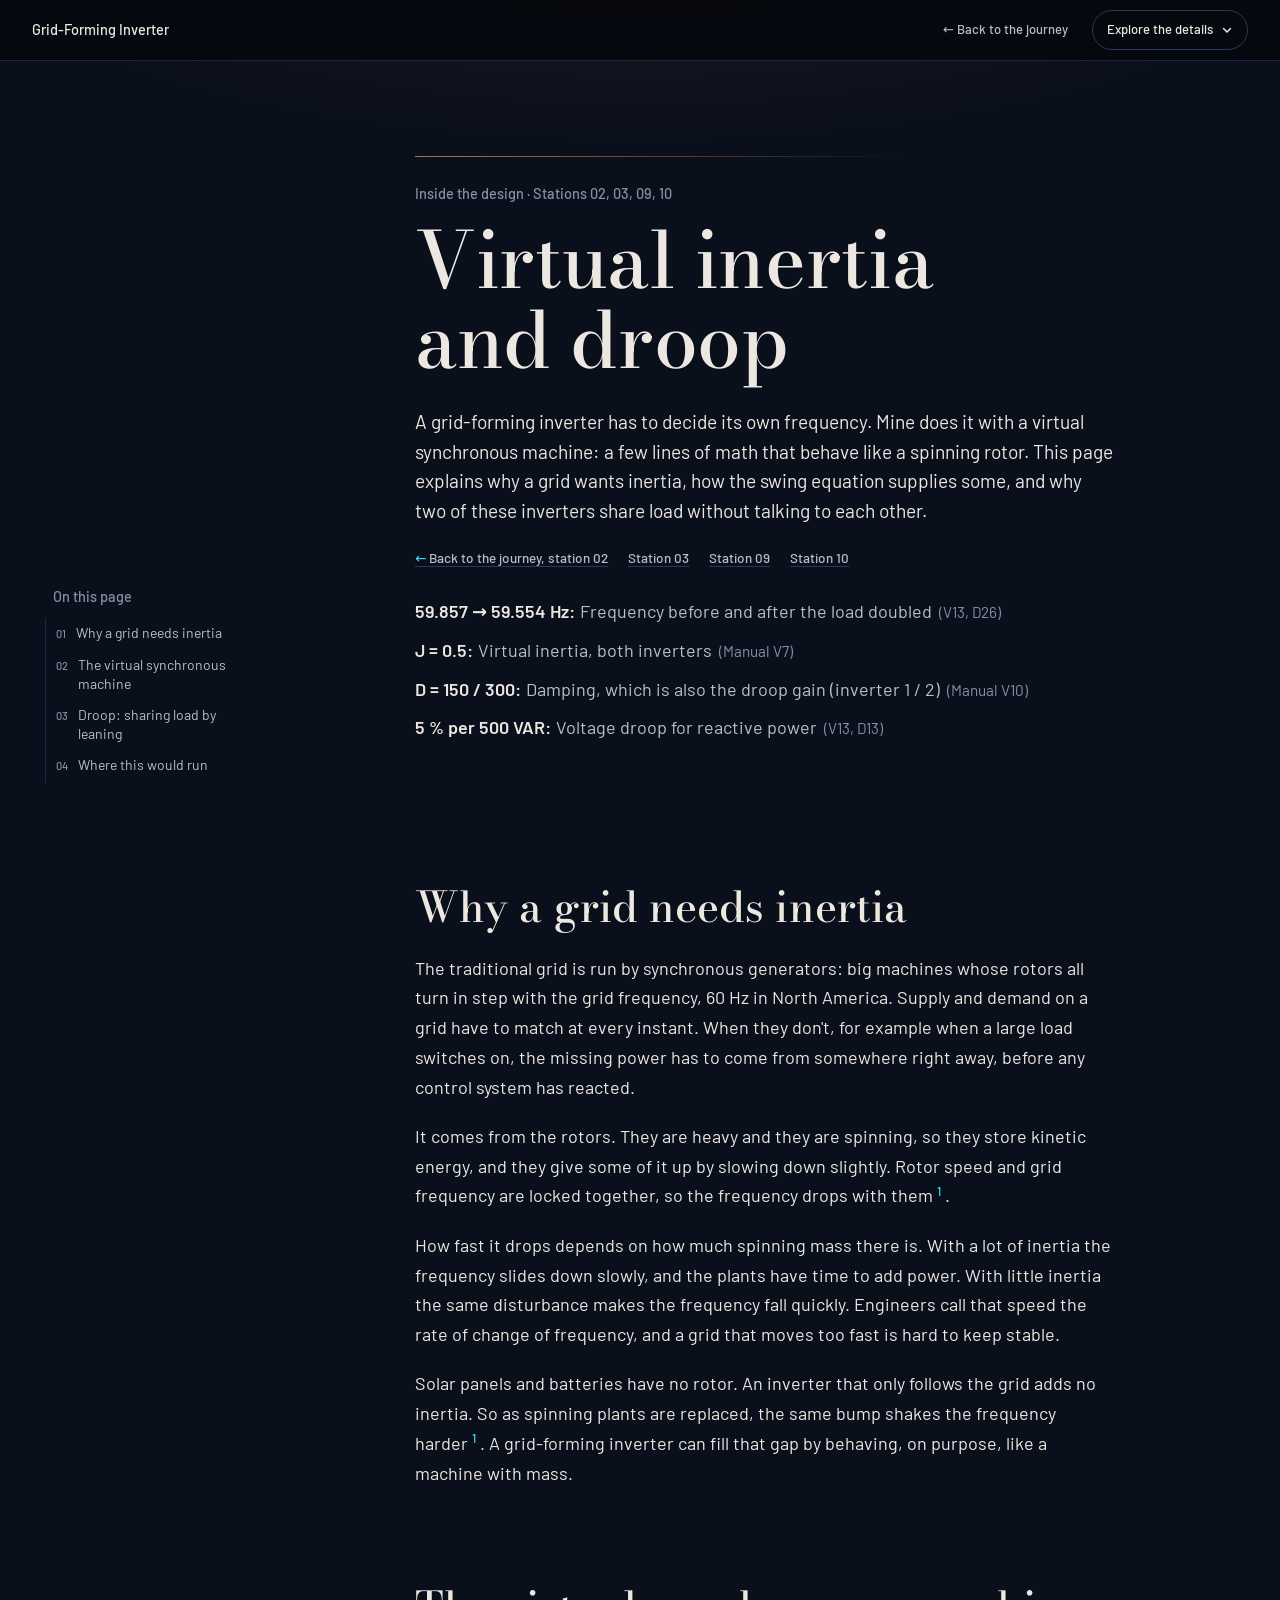
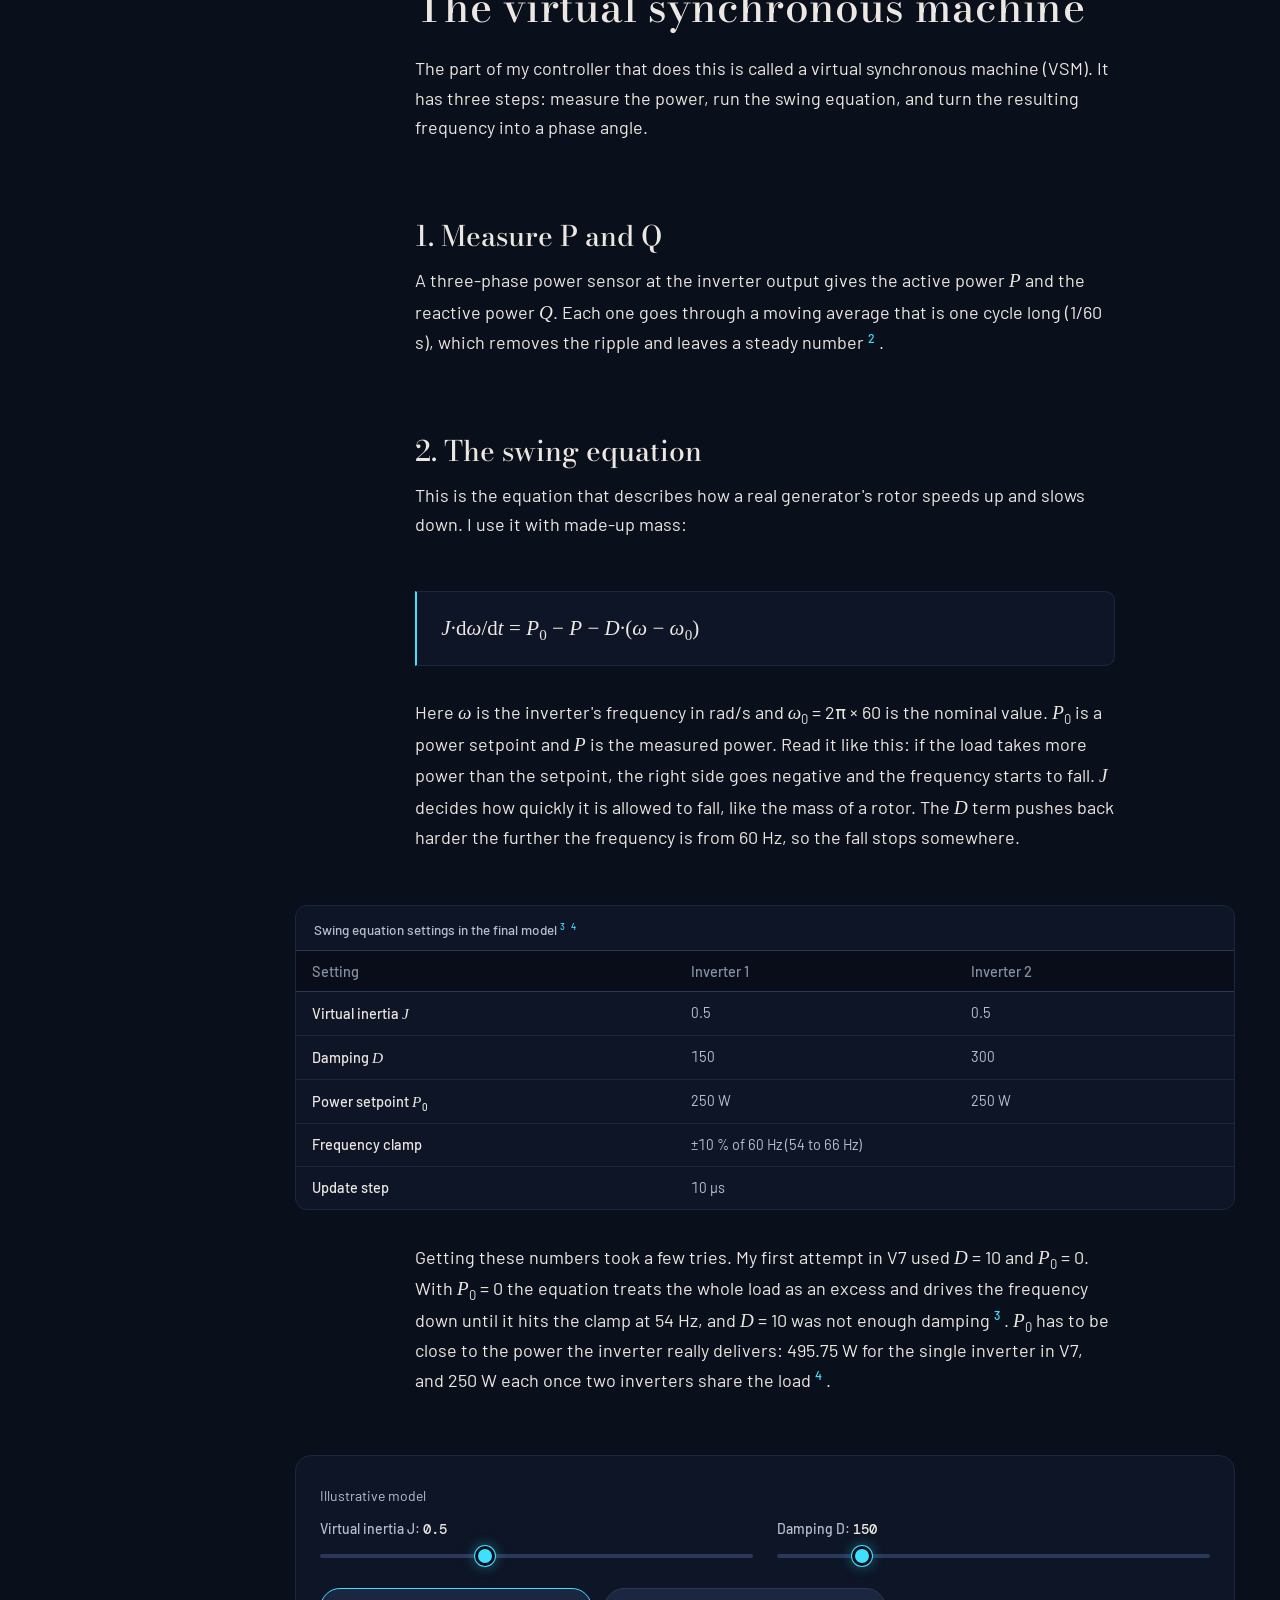
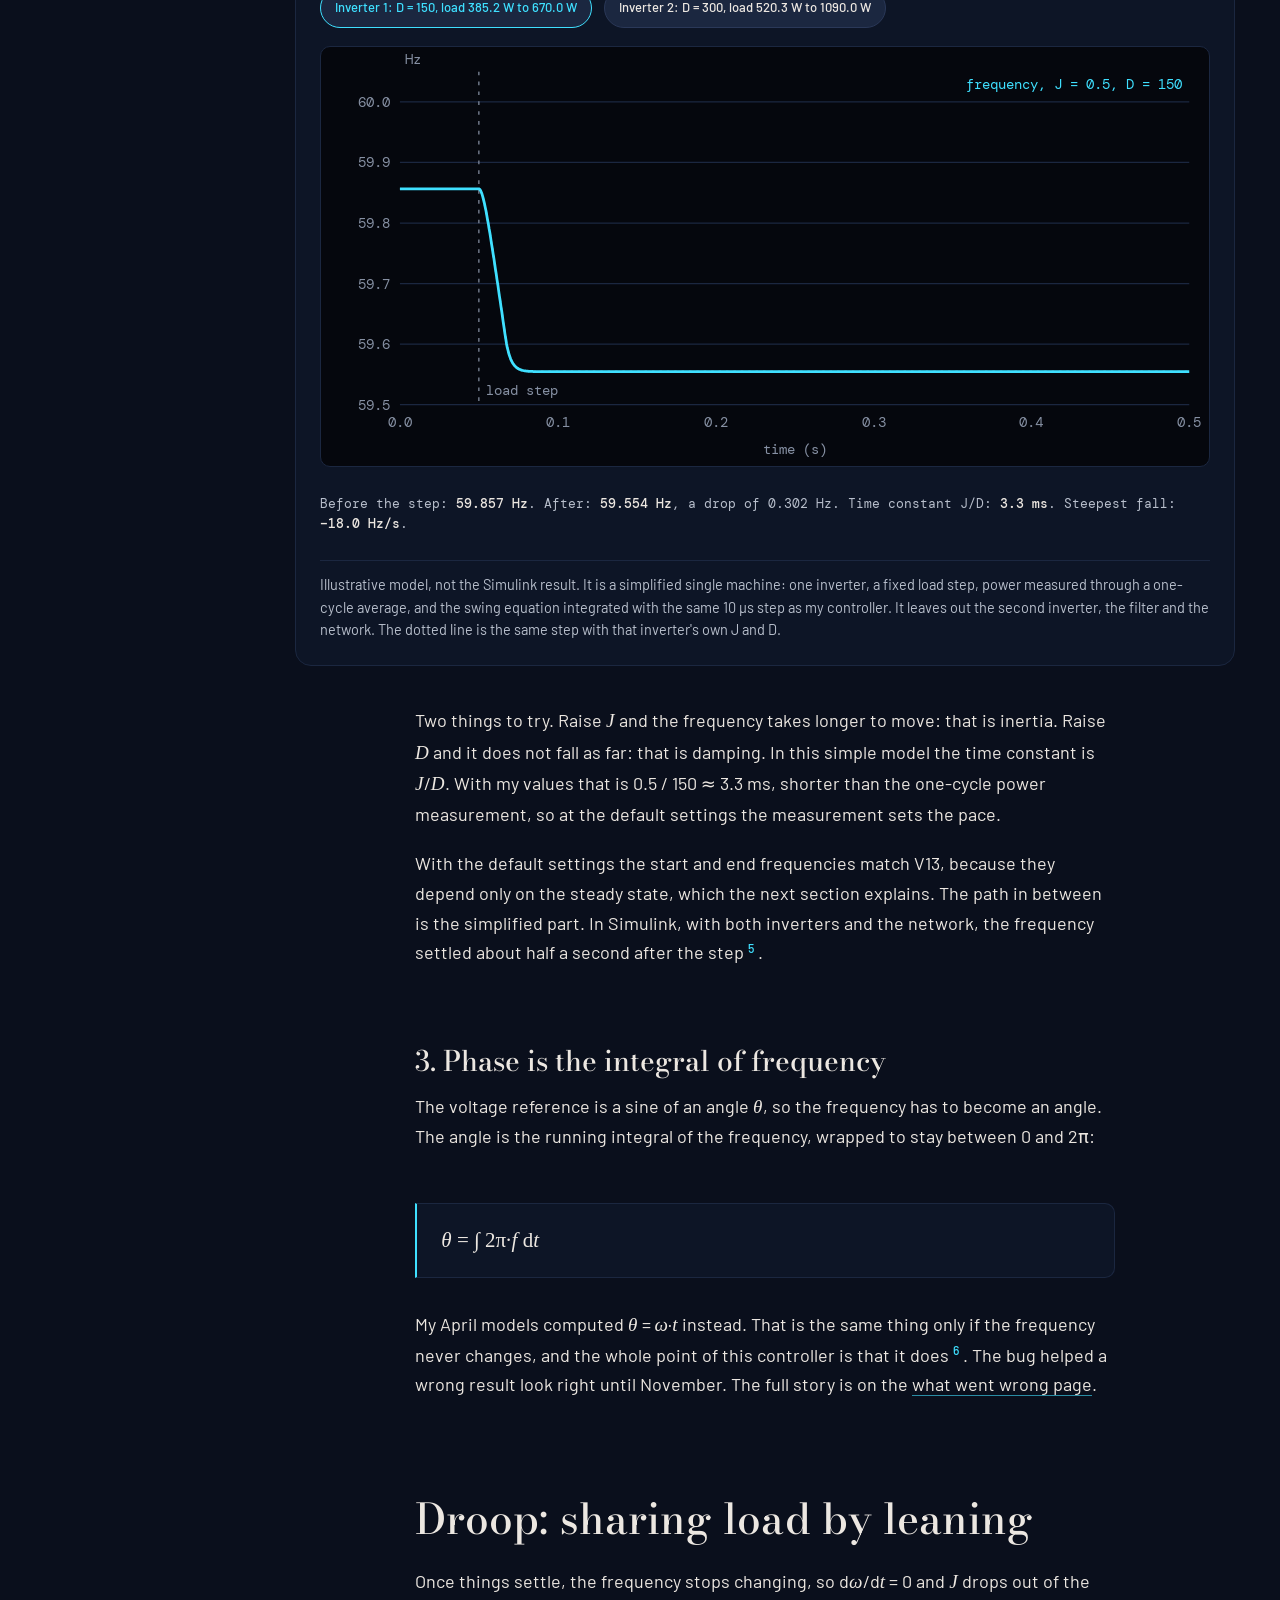
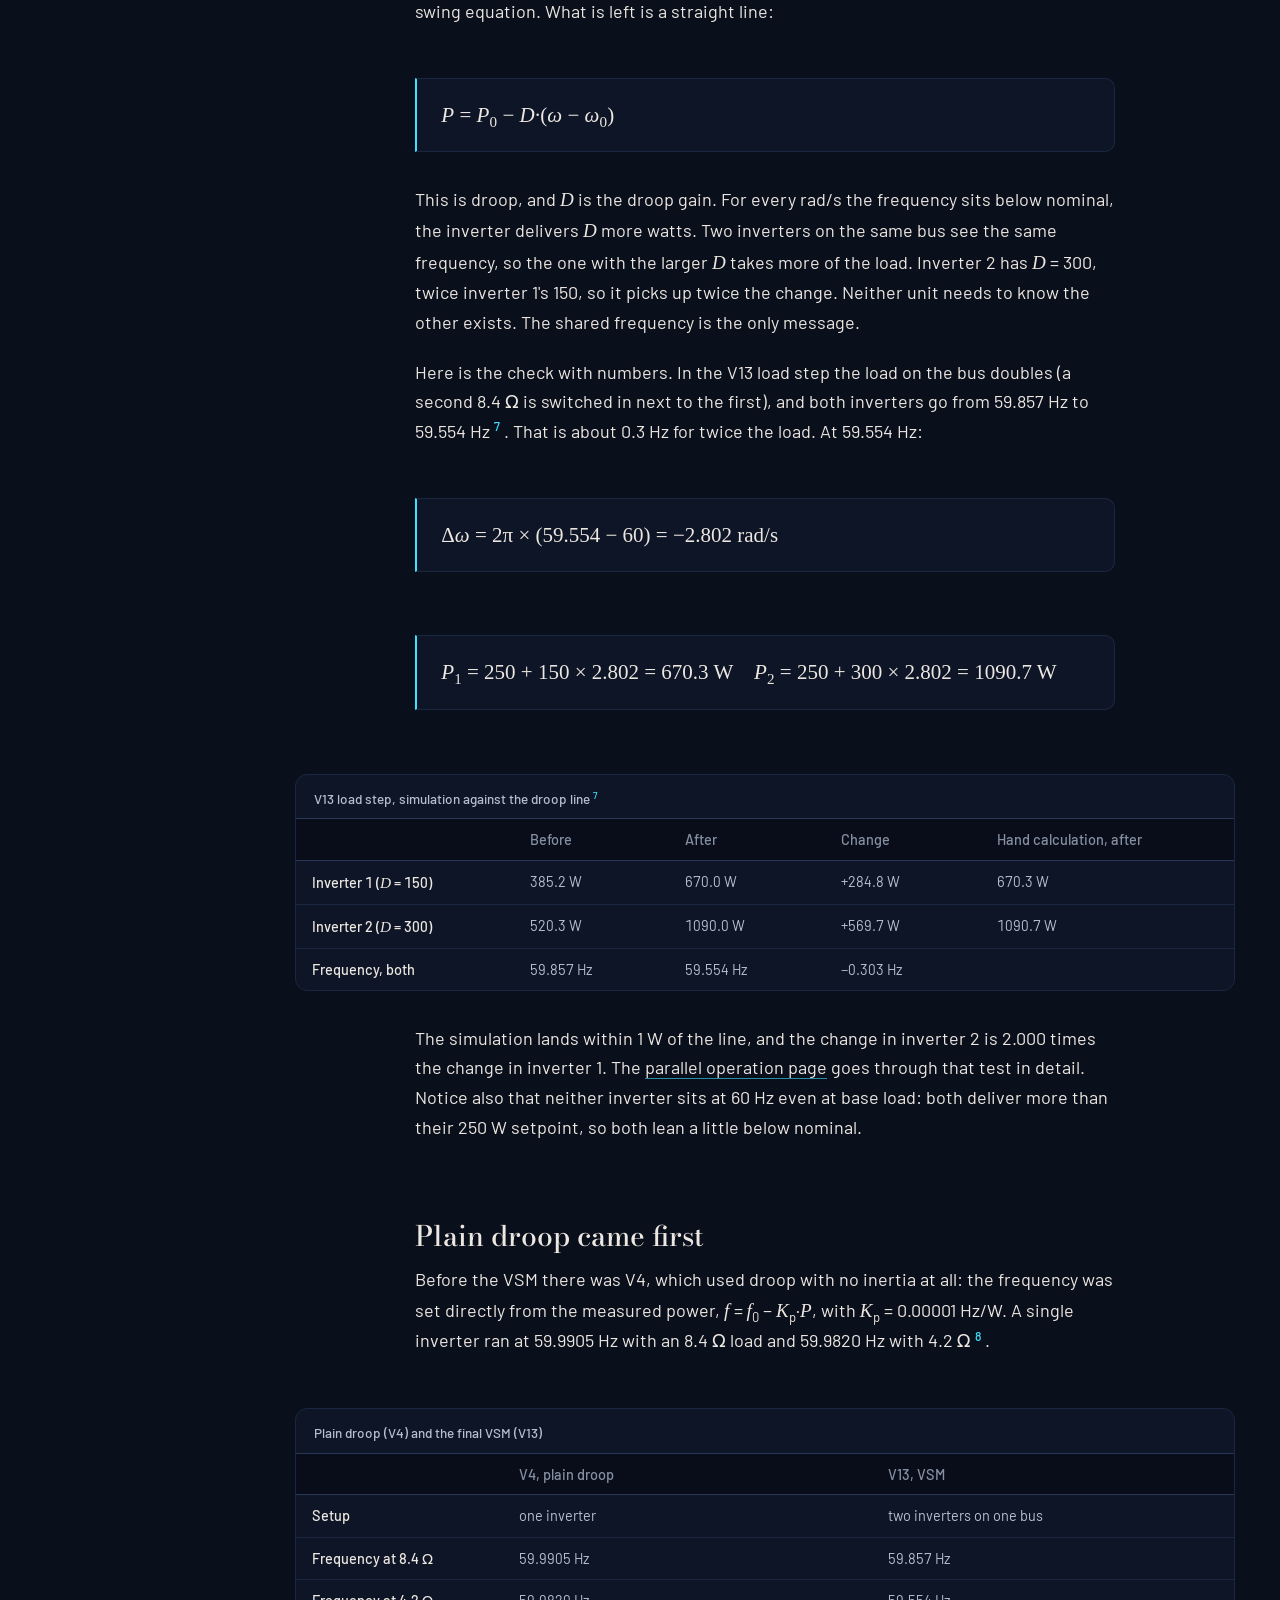
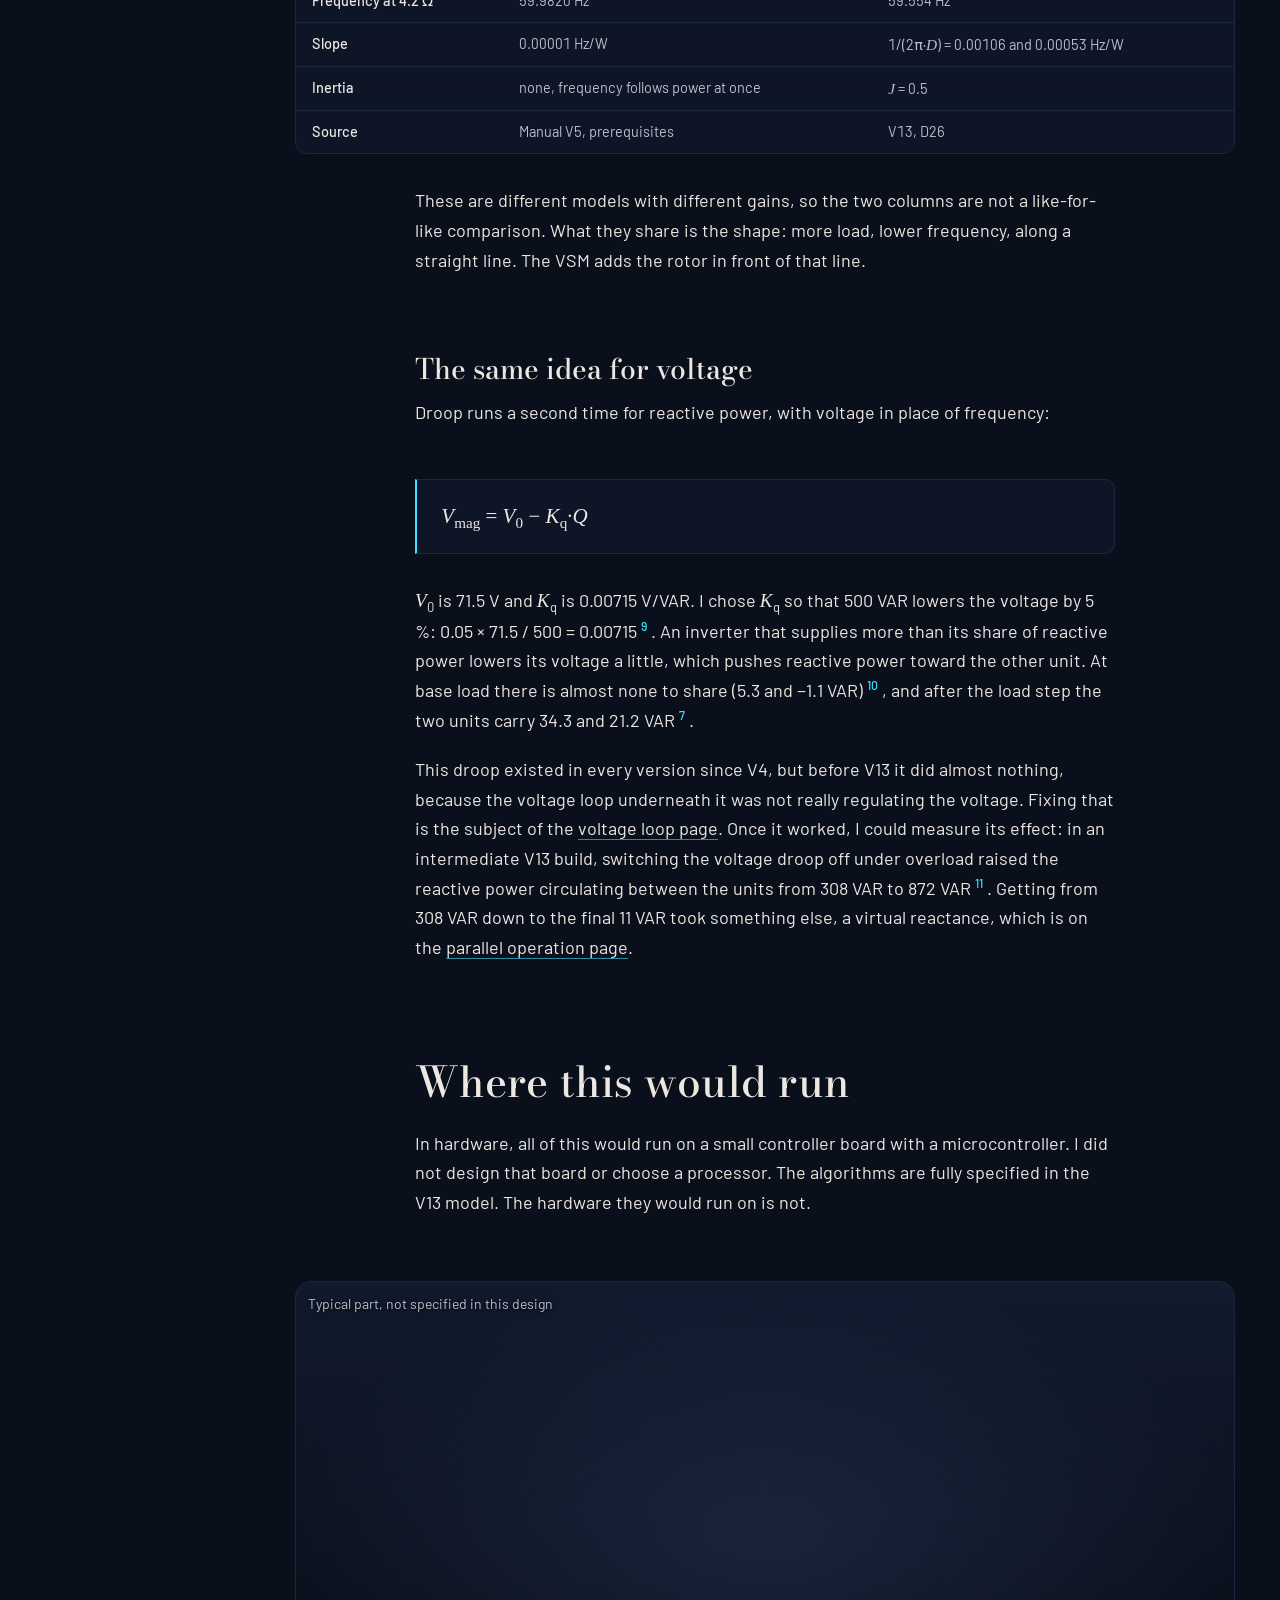
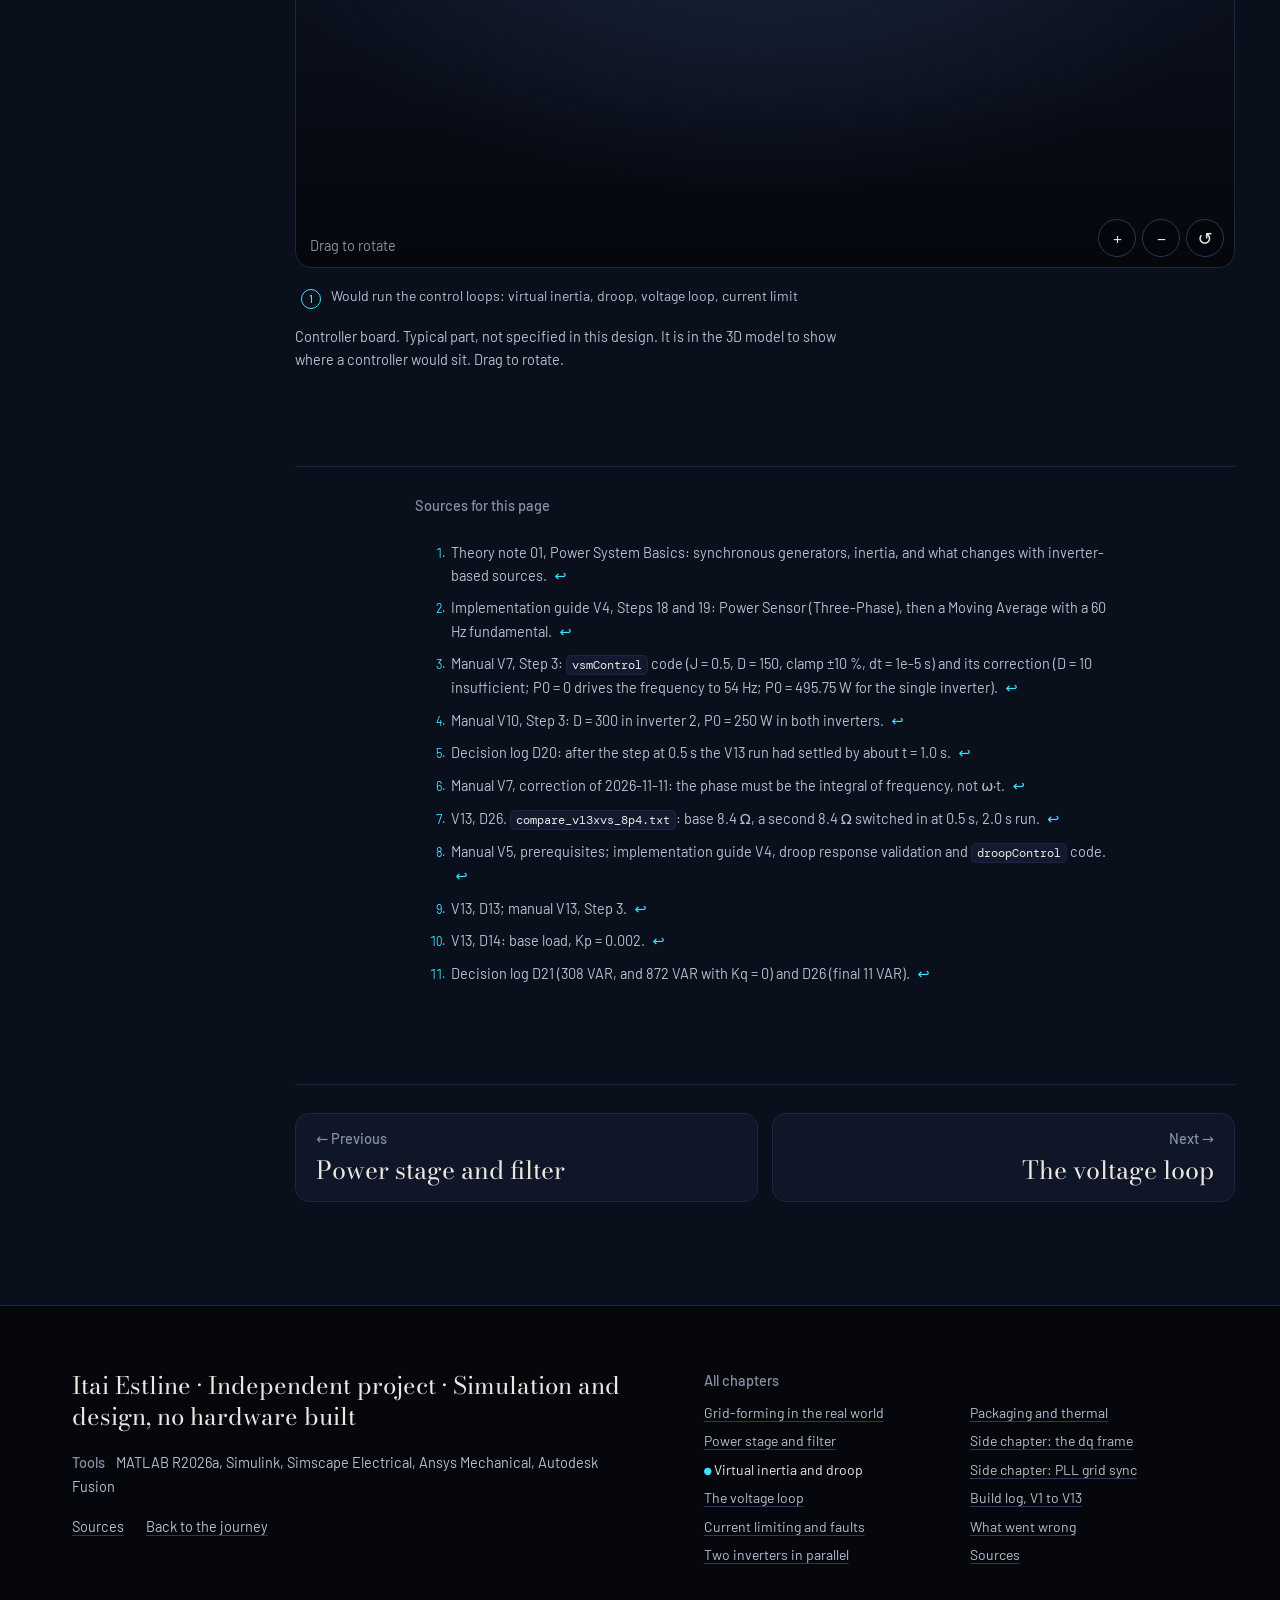
<file: inertia-droop.html>
<!doctype html>
<html lang="en">
<head>
  <meta charset="utf-8">
  <meta name="viewport" content="width=device-width, initial-scale=1">
  <title>Virtual inertia and droop · Grid-Forming Inverter</title>
  <meta name="description" content="Why a grid needs inertia, how my inverter design imitates a spinning rotor with the swing equation, and how droop lets two inverters share load without talking to each other.">
  <link rel="stylesheet" href="css/tokens.css">
  <link rel="stylesheet" href="css/detail.css">
  <style>
    /* Page-local styles for the hand-drawn diagrams (gd) and the small widgets (gw) on this page. */
    .gd-scroll { overflow-x: auto; }
    .gd-scroll:focus-visible { outline: 2px solid var(--ac); outline-offset: 2px; }
    svg.gd { display: block; width: 100%; min-width: 560px; height: auto; }
    svg.gd .ln { fill: none; stroke: var(--ink-3); stroke-width: 2.5; stroke-linecap: round; stroke-linejoin: round; }
    svg.gd .ln.c-inv1 { stroke: var(--inv1); fill: none; }
    svg.gd .ln.c-inv2 { stroke: var(--inv2); fill: none; }
    svg.gd .ln.c-muted { stroke: var(--ink-3); stroke-width: 1.25; fill: none; }
    svg.gd .axis { fill: none; stroke: var(--night-4); stroke-width: 1.5; }
    svg.gd .grid { fill: none; stroke: var(--night-3); stroke-width: 1; }
    svg.gd .dash { stroke-dasharray: 5 6; }
    svg.gd .pt { stroke: var(--night-1); stroke-width: 2; }
    svg.gd .pt.c-inv1 { fill: var(--inv1); }
    svg.gd .pt.c-inv2 { fill: var(--inv2); }
    svg.gd .pt.c-ink { fill: var(--ink); }
    svg.gd text { font-family: var(--font-sans); font-size: 14px; fill: var(--ink); stroke: none; }
    svg.gd text.sub { font-family: var(--font-mono); font-size: 12px; fill: var(--ink-2); }
    svg.gd text.lbl { font-size: 12px; fill: var(--ink-3); }
    svg.gd text.c-inv1 { fill: var(--inv1); }
    svg.gd text.c-inv2 { fill: var(--inv2); }

    .gw { display: grid; gap: var(--s-4); }
    .gw-controls { display: flex; flex-wrap: wrap; gap: var(--s-4) var(--s-5); align-items: flex-end; }
    .gw-field { display: grid; gap: 6px; flex: 1 1 240px; font: 500 14px/1.3 var(--font-sans); color: var(--ink-2); }
    .gw-field output { font-family: var(--font-mono); color: var(--ink); }
    .gw input[type="range"] { width: 100%; accent-color: var(--ac); min-height: 28px; }
    .gw input:focus-visible, .gw-btn:focus-visible { outline: 2px solid var(--ac); outline-offset: 3px; }
    .gw-btns { display: flex; flex-wrap: wrap; gap: 8px; flex: 1 1 100%; }
    .gw-btn { font: 500 13px/1.2 var(--font-sans); color: var(--ink); background: var(--night-3); border: 1px solid var(--night-4); border-radius: var(--radius-pill); padding: 9px 14px; cursor: pointer; }
    .gw-btn[aria-pressed="true"] { border-color: var(--ac); color: var(--ac); }
    .gw-plot { display: block; width: 100%; height: auto; background: var(--night-0); border: 1px solid var(--night-3); border-radius: var(--radius); }
    .gw-plot text { font-family: var(--font-mono); font-size: 11px; fill: var(--ink-3); stroke: none; }
    .gw-plot .grid { stroke: var(--night-3); stroke-width: 1; fill: none; }
    .gw-plot .mark { stroke: var(--ink-3); stroke-width: 1; stroke-dasharray: 3 5; fill: none; }
    .gw-plot .ghost { stroke: var(--ink-3); stroke-width: 1.5; stroke-dasharray: 2 4; fill: none; }
    .gw-plot .wave { stroke: var(--ac); stroke-width: 2.25; fill: none; stroke-linejoin: round; }
    .gw-plot text.t-ac { fill: var(--ac); }
    .gw-readout { margin: 0; font: 13px/1.6 var(--font-mono); color: var(--ink-2); }
    .gw-readout b { color: var(--ink); font-weight: 500; }
  </style>
  <script type="importmap">{ "imports": { "three": "./vendor/three/three.module.js", "three/addons/": "./vendor/three/addons/" } }</script>
  <script type="module" src="js/detail/detail.js"></script>
</head>
<body class="detail" data-page="inertia-droop">
  <a class="skip-link" href="#main">Skip to content</a>
  <header class="site-header" data-site-header></header>
  <main id="main">
    <article class="page">
      <header class="page-head">
        <p class="eyebrow">Inside the design · Stations 02, 03, 09, 10</p>
        <h1>Virtual inertia and droop</h1>
        <p class="lede">A grid-forming inverter has to decide its own frequency. Mine does it with a virtual synchronous machine: a few lines of math that behave like a spinning rotor. This page explains why a grid wants inertia, how the swing equation supplies some, and why two of these inverters share load without talking to each other.</p>
        <p class="back-links">
          <a href="index.html#s02">Back to the journey, station 02</a>
          <a href="index.html#s03">Station 03</a>
          <a href="index.html#s09">Station 09</a>
          <a href="index.html#s10">Station 10</a>
        </p>
      </header>

      <div class="results">
        <div class="result"><span class="value">59.857 → 59.554 Hz</span><span class="label">Frequency before and after the load doubled</span><span class="src">V13, D26</span></div>
        <div class="result"><span class="value">J = 0.5</span><span class="label">Virtual inertia, both inverters</span><span class="src">Manual V7</span></div>
        <div class="result"><span class="value">D = 150 / 300</span><span class="label">Damping, which is also the droop gain (inverter 1 / 2)</span><span class="src">Manual V10</span></div>
        <div class="result"><span class="value">5 % per 500 VAR</span><span class="label">Voltage droop for reactive power</span><span class="src">V13, D13</span></div>
      </div>

      <section id="why-inertia">
        <h2>Why a grid needs inertia</h2>
        <p>The traditional grid is run by synchronous generators: big machines whose rotors all turn in step with the grid frequency, 60 Hz in North America. Supply and demand on a grid have to match at every instant. When they don't, for example when a large load switches on, the missing power has to come from somewhere right away, before any control system has reacted.</p>
        <p>It comes from the rotors. They are heavy and they are spinning, so they store kinetic energy, and they give some of it up by slowing down slightly. Rotor speed and grid frequency are locked together, so the frequency drops with them<sup class="fn"><a href="#fn-1" id="fnref-1">1</a></sup>.</p>
        <p>How fast it drops depends on how much spinning mass there is. With a lot of inertia the frequency slides down slowly, and the plants have time to add power. With little inertia the same disturbance makes the frequency fall quickly. Engineers call that speed the rate of change of frequency, and a grid that moves too fast is hard to keep stable.</p>
        <p>Solar panels and batteries have no rotor. An inverter that only follows the grid adds no inertia. So as spinning plants are replaced, the same bump shakes the frequency harder<sup class="fn"><a href="#fn-1">1</a></sup>. A grid-forming inverter can fill that gap by behaving, on purpose, like a machine with mass.</p>
      </section>

      <section id="vsm">
        <h2>The virtual synchronous machine</h2>
        <p>The part of my controller that does this is called a virtual synchronous machine (VSM). It has three steps: measure the power, run the swing equation, and turn the resulting frequency into a phase angle.</p>

        <h3>1. Measure P and Q</h3>
        <p>A three-phase power sensor at the inverter output gives the active power <var>P</var> and the reactive power <var>Q</var>. Each one goes through a moving average that is one cycle long (1/60 s), which removes the ripple and leaves a steady number<sup class="fn"><a href="#fn-2" id="fnref-2">2</a></sup>.</p>

        <h3>2. The swing equation</h3>
        <p>This is the equation that describes how a real generator's rotor speeds up and slows down. I use it with made-up mass:</p>
        <p class="eq"><var>J</var>·d<var>ω</var>/d<var>t</var> = <var>P</var><sub>0</sub> − <var>P</var> − <var>D</var>·(<var>ω</var> − <var>ω</var><sub>0</sub>)</p>
        <p>Here <var>ω</var> is the inverter's frequency in rad/s and <var>ω</var><sub>0</sub> = 2π × 60 is the nominal value. <var>P</var><sub>0</sub> is a power setpoint and <var>P</var> is the measured power. Read it like this: if the load takes more power than the setpoint, the right side goes negative and the frequency starts to fall. <var>J</var> decides how quickly it is allowed to fall, like the mass of a rotor. The <var>D</var> term pushes back harder the further the frequency is from 60 Hz, so the fall stops somewhere.</p>

        <div class="table-wrap"><table class="data">
          <caption>Swing equation settings in the final model<sup class="fn"><a href="#fn-3" id="fnref-3">3</a></sup><sup class="fn"><a href="#fn-4" id="fnref-4">4</a></sup></caption>
          <thead><tr><th scope="col">Setting</th><th scope="col">Inverter 1</th><th scope="col">Inverter 2</th></tr></thead>
          <tbody>
            <tr><th scope="row">Virtual inertia <var>J</var></th><td>0.5</td><td>0.5</td></tr>
            <tr><th scope="row">Damping <var>D</var></th><td>150</td><td>300</td></tr>
            <tr><th scope="row">Power setpoint <var>P</var><sub>0</sub></th><td>250 W</td><td>250 W</td></tr>
            <tr><th scope="row">Frequency clamp</th><td colspan="2">±10 % of 60 Hz (54 to 66 Hz)</td></tr>
            <tr><th scope="row">Update step</th><td colspan="2">10 µs</td></tr>
          </tbody>
        </table></div>

        <p>Getting these numbers took a few tries. My first attempt in V7 used <var>D</var> = 10 and <var>P</var><sub>0</sub> = 0. With <var>P</var><sub>0</sub> = 0 the equation treats the whole load as an excess and drives the frequency down until it hits the clamp at 54 Hz, and <var>D</var> = 10 was not enough damping<sup class="fn"><a href="#fn-3">3</a></sup>. <var>P</var><sub>0</sub> has to be close to the power the inverter really delivers: 495.75 W for the single inverter in V7, and 250 W each once two inverters share the load<sup class="fn"><a href="#fn-4">4</a></sup>.</p>

        <figure class="widget" data-illustrative id="w-swing">
          <div class="gw">
            <div class="gw-controls">
              <label class="gw-field" for="ws-j">
                <span>Virtual inertia J: <output id="ws-j-out" for="ws-j">0.5</output></span>
                <input type="range" id="ws-j" min="0" max="8" step="1" value="3" aria-valuetext="J = 0.5">
              </label>
              <label class="gw-field" for="ws-d">
                <span>Damping D: <output id="ws-d-out" for="ws-d">150</output></span>
                <input type="range" id="ws-d" min="50" max="600" step="10" value="150" aria-valuetext="D = 150">
              </label>
              <div class="gw-btns" role="group" aria-label="Reset to the values of one inverter">
                <button type="button" class="gw-btn" id="ws-p1" aria-pressed="true">Inverter 1: D = 150, load 385.2 W to 670.0 W</button>
                <button type="button" class="gw-btn" id="ws-p2" aria-pressed="false">Inverter 2: D = 300, load 520.3 W to 1090.0 W</button>
              </div>
            </div>
            <svg class="gw-plot" id="ws-plot" viewBox="0 0 720 340" role="img" aria-label="Plot of frequency against time for a load step at 0.05 seconds, for the chosen inertia and damping."></svg>
            <p class="gw-readout" id="ws-readout">This plot needs JavaScript. With J = 0.5 and D = 150 the frequency goes from 59.857 Hz to 59.554 Hz.</p>
          </div>
          <figcaption>Illustrative model, not the Simulink result. It is a simplified single machine: one inverter, a fixed load step, power measured through a one-cycle average, and the swing equation integrated with the same 10 µs step as my controller. It leaves out the second inverter, the filter and the network. The dotted line is the same step with that inverter's own J and D.</figcaption>
        </figure>

        <p>Two things to try. Raise <var>J</var> and the frequency takes longer to move: that is inertia. Raise <var>D</var> and it does not fall as far: that is damping. In this simple model the time constant is <var>J</var>/<var>D</var>. With my values that is 0.5 / 150 ≈ 3.3 ms, shorter than the one-cycle power measurement, so at the default settings the measurement sets the pace.</p>
        <p>With the default settings the start and end frequencies match V13, because they depend only on the steady state, which the next section explains. The path in between is the simplified part. In Simulink, with both inverters and the network, the frequency settled about half a second after the step<sup class="fn"><a href="#fn-5" id="fnref-5">5</a></sup>.</p>

        <h3>3. Phase is the integral of frequency</h3>
        <p>The voltage reference is a sine of an angle <var>θ</var>, so the frequency has to become an angle. The angle is the running integral of the frequency, wrapped to stay between 0 and 2π:</p>
        <p class="eq"><var>θ</var> = ∫ 2π·<var>f</var> d<var>t</var></p>
        <p>My April models computed <var>θ</var> = <var>ω</var>·<var>t</var> instead. That is the same thing only if the frequency never changes, and the whole point of this controller is that it does<sup class="fn"><a href="#fn-6" id="fnref-6">6</a></sup>. The bug helped a wrong result look right until November. The full story is on the <a href="what-went-wrong.html">what went wrong page</a>.</p>
      </section>

      <section id="droop">
        <h2>Droop: sharing load by leaning</h2>
        <p>Once things settle, the frequency stops changing, so d<var>ω</var>/d<var>t</var> = 0 and <var>J</var> drops out of the swing equation. What is left is a straight line:</p>
        <p class="eq"><var>P</var> = <var>P</var><sub>0</sub> − <var>D</var>·(<var>ω</var> − <var>ω</var><sub>0</sub>)</p>
        <p>This is droop, and <var>D</var> is the droop gain. For every rad/s the frequency sits below nominal, the inverter delivers <var>D</var> more watts. Two inverters on the same bus see the same frequency, so the one with the larger <var>D</var> takes more of the load. Inverter 2 has <var>D</var> = 300, twice inverter 1's 150, so it picks up twice the change. Neither unit needs to know the other exists. The shared frequency is the only message.</p>

<p>Here is the check with numbers. In the V13 load step the load on the bus doubles (a second 8.4 Ω is switched in next to the first), and both inverters go from 59.857 Hz to 59.554 Hz<sup class="fn"><a href="#fn-7" id="fnref-7">7</a></sup>. That is about 0.3 Hz for twice the load. At 59.554 Hz:</p>
        <p class="eq">Δ<var>ω</var> = 2π × (59.554 − 60) = −2.802 rad/s</p>
        <p class="eq"><var>P</var><sub>1</sub> = 250 + 150 × 2.802 = 670.3 W &nbsp;&nbsp; <var>P</var><sub>2</sub> = 250 + 300 × 2.802 = 1090.7 W</p>

        <div class="table-wrap"><table class="data">
          <caption>V13 load step, simulation against the droop line<sup class="fn"><a href="#fn-7">7</a></sup></caption>
          <thead><tr><th scope="col"></th><th scope="col">Before</th><th scope="col">After</th><th scope="col">Change</th><th scope="col">Hand calculation, after</th></tr></thead>
          <tbody>
            <tr><th scope="row">Inverter 1 (<var>D</var> = 150)</th><td>385.2 W</td><td>670.0 W</td><td>+284.8 W</td><td>670.3 W</td></tr>
            <tr><th scope="row">Inverter 2 (<var>D</var> = 300)</th><td>520.3 W</td><td>1090.0 W</td><td>+569.7 W</td><td>1090.7 W</td></tr>
            <tr><th scope="row">Frequency, both</th><td>59.857 Hz</td><td>59.554 Hz</td><td>−0.303 Hz</td><td></td></tr>
          </tbody>
        </table></div>

        <p>The simulation lands within 1 W of the line, and the change in inverter 2 is 2.000 times the change in inverter 1. The <a href="parallel.html">parallel operation page</a> goes through that test in detail. Notice also that neither inverter sits at 60 Hz even at base load: both deliver more than their 250 W setpoint, so both lean a little below nominal.</p>

        <h3>Plain droop came first</h3>
        <p>Before the VSM there was V4, which used droop with no inertia at all: the frequency was set directly from the measured power, <var>f</var> = <var>f</var><sub>0</sub> − <var>K</var><sub>p</sub>·<var>P</var>, with <var>K</var><sub>p</sub> = 0.00001 Hz/W. A single inverter ran at 59.9905 Hz with an 8.4 Ω load and 59.9820 Hz with 4.2 Ω<sup class="fn"><a href="#fn-8" id="fnref-8">8</a></sup>.</p>

        <div class="table-wrap"><table class="data">
          <caption>Plain droop (V4) and the final VSM (V13)</caption>
          <thead><tr><th scope="col"></th><th scope="col">V4, plain droop</th><th scope="col">V13, VSM</th></tr></thead>
          <tbody>
            <tr><th scope="row">Setup</th><td>one inverter</td><td>two inverters on one bus</td></tr>
            <tr><th scope="row">Frequency at 8.4 Ω</th><td>59.9905 Hz</td><td>59.857 Hz</td></tr>
            <tr><th scope="row">Frequency at 4.2 Ω</th><td>59.9820 Hz</td><td>59.554 Hz</td></tr>
            <tr><th scope="row">Slope</th><td>0.00001 Hz/W</td><td>1/(2π·<var>D</var>) = 0.00106 and 0.00053 Hz/W</td></tr>
            <tr><th scope="row">Inertia</th><td>none, frequency follows power at once</td><td><var>J</var> = 0.5</td></tr>
            <tr><th scope="row">Source</th><td>Manual V5, prerequisites</td><td>V13, D26</td></tr>
          </tbody>
        </table></div>

        <p>These are different models with different gains, so the two columns are not a like-for-like comparison. What they share is the shape: more load, lower frequency, along a straight line. The VSM adds the rotor in front of that line.</p>

        <h3>The same idea for voltage</h3>
        <p>Droop runs a second time for reactive power, with voltage in place of frequency:</p>
        <p class="eq"><var>V</var><sub>mag</sub> = <var>V</var><sub>0</sub> − <var>K</var><sub>q</sub>·<var>Q</var></p>
        <p><var>V</var><sub>0</sub> is 71.5 V and <var>K</var><sub>q</sub> is 0.00715 V/VAR. I chose <var>K</var><sub>q</sub> so that 500 VAR lowers the voltage by 5 %: 0.05 × 71.5 / 500 = 0.00715<sup class="fn"><a href="#fn-9" id="fnref-9">9</a></sup>. An inverter that supplies more than its share of reactive power lowers its voltage a little, which pushes reactive power toward the other unit. At base load there is almost none to share (5.3 and −1.1 VAR)<sup class="fn"><a href="#fn-10" id="fnref-10">10</a></sup>, and after the load step the two units carry 34.3 and 21.2 VAR<sup class="fn"><a href="#fn-7">7</a></sup>.</p>
        <p>This droop existed in every version since V4, but before V13 it did almost nothing, because the voltage loop underneath it was not really regulating the voltage. Fixing that is the subject of the <a href="voltage-loop.html">voltage loop page</a>. Once it worked, I could measure its effect: in an intermediate V13 build, switching the voltage droop off under overload raised the reactive power circulating between the units from 308 VAR to 872 VAR<sup class="fn"><a href="#fn-11" id="fnref-11">11</a></sup>. Getting from 308 VAR down to the final 11 VAR took something else, a virtual reactance, which is on the <a href="parallel.html">parallel operation page</a>.</p>
      </section>

      <section id="controller">
        <h2>Where this would run</h2>
        <p>In hardware, all of this would run on a small controller board with a microcontroller. I did not design that board or choose a processor. The algorithms are fully specified in the V13 model. The hardware they would run on is not.</p>

        <figure class="part-viewer" data-model="assets/models/inverter/unit.glb" data-nodes="control_board,standoffs"
                data-poster="assets/renders/control_board.webp" data-tier="C"
                data-callouts='[{"node":"control_board","text":"Would run the control loops: virtual inertia, droop, voltage loop, current limit"}]'>
          <figcaption>Controller board. Typical part, not specified in this design. It is in the 3D model to show where a controller would sit. Drag to rotate.</figcaption>
        </figure>
      </section>

      <section class="footnotes" aria-label="Sources for this page"><h2>Sources for this page</h2>
        <ol>
          <li id="fn-1">Theory note 01, Power System Basics: synchronous generators, inertia, and what changes with inverter-based sources. <a href="#fnref-1" aria-label="Back to text">↩</a></li>
          <li id="fn-2">Implementation guide V4, Steps 18 and 19: Power Sensor (Three-Phase), then a Moving Average with a 60 Hz fundamental. <a href="#fnref-2" aria-label="Back to text">↩</a></li>
          <li id="fn-3">Manual V7, Step 3: <code>vsmControl</code> code (J = 0.5, D = 150, clamp ±10 %, dt = 1e-5 s) and its correction (D = 10 insufficient; P0 = 0 drives the frequency to 54 Hz; P0 = 495.75 W for the single inverter). <a href="#fnref-3" aria-label="Back to text">↩</a></li>
          <li id="fn-4">Manual V10, Step 3: D = 300 in inverter 2, P0 = 250 W in both inverters. <a href="#fnref-4" aria-label="Back to text">↩</a></li>
          <li id="fn-5">Decision log D20: after the step at 0.5 s the V13 run had settled by about t = 1.0 s. <a href="#fnref-5" aria-label="Back to text">↩</a></li>
          <li id="fn-6">Manual V7, correction of 2026-11-11: the phase must be the integral of frequency, not ω·t. <a href="#fnref-6" aria-label="Back to text">↩</a></li>
          <li id="fn-7">V13, D26. <code>compare_v13xvs_8p4.txt</code>: base 8.4 Ω, a second 8.4 Ω switched in at 0.5 s, 2.0 s run. <a href="#fnref-7" aria-label="Back to text">↩</a></li>
          <li id="fn-8">Manual V5, prerequisites; implementation guide V4, droop response validation and <code>droopControl</code> code. <a href="#fnref-8" aria-label="Back to text">↩</a></li>
          <li id="fn-9">V13, D13; manual V13, Step 3. <a href="#fnref-9" aria-label="Back to text">↩</a></li>
          <li id="fn-10">V13, D14: base load, Kp = 0.002. <a href="#fnref-10" aria-label="Back to text">↩</a></li>
          <li id="fn-11">Decision log D21 (308 VAR, and 872 VAR with Kq = 0) and D26 (final 11 VAR). <a href="#fnref-11" aria-label="Back to text">↩</a></li>
        </ol>
      </section>

      <nav class="pager"><a rel="prev" href="power-stage.html">Power stage and filter</a><a rel="next" href="voltage-loop.html">The voltage loop</a></nav>
    </article>
  </main>
  <footer class="site-footer" data-site-footer></footer>

  <script type="module">
    // Illustrative model: a single machine. Swing equation J*dw/dt = P0 - P - D*(w - w0),
    // forward Euler with dt = 1e-5 s (as in vsmControl), P through a one-cycle moving average.
    const NS = 'http://www.w3.org/2000/svg';
    const plot = document.getElementById('ws-plot');
    const sJ = document.getElementById('ws-j'), oJ = document.getElementById('ws-j-out');
    const sD = document.getElementById('ws-d'), oD = document.getElementById('ws-d-out');
    const b1 = document.getElementById('ws-p1'), b2 = document.getElementById('ws-p2');
    const readout = document.getElementById('ws-readout');

    const J_STEPS = [0.05, 0.1, 0.2, 0.5, 1, 2, 5, 10, 20];
    const PRESETS = {
      p1: { D: 150, Pa: 385.2, Pb: 670.0 },    // V13, D26
      p2: { D: 300, Pa: 520.3, Pb: 1090.0 }    // V13, D26
    };
    const P0 = 250, W0 = 2 * Math.PI * 60, T_END = 0.5, T_STEP = 0.05, DT = 1e-5;
    const X0 = 64, X1 = 704, Y0 = 20, Y1 = 290;
    let load = PRESETS.p1;

    function el(name, attrs, text) {
      const e = document.createElementNS(NS, name);
      for (const k in attrs) e.setAttribute(k, attrs[k]);
      if (text !== undefined) e.textContent = text;
      return e;
    }
    const minus = (s) => s.replace('-', '−');

    function simulate(J, D, Pa, Pb) {
      let w = W0 - (Pa - P0) / D;
      const n = Math.round(T_END / DT), pts = [];
      let maxSlope = 0;
      for (let i = 0; i <= n; i++) {
        const t = i * DT;
        const ramp = Math.min(1, Math.max(0, (t - T_STEP) * 60));   // one-cycle moving average of a step
        const P = Pa + (Pb - Pa) * ramp;
        const dw = (P0 - P - D * (w - W0)) / J;
        if (i % 50 === 0) pts.push([t, w / (2 * Math.PI)]);
        maxSlope = Math.max(maxSlope, Math.abs(dw) / (2 * Math.PI));
        w += dw * DT;
        w = Math.max(Math.min(w, W0 * 1.1), W0 * 0.9);
      }
      return { pts, fa: 60 - (Pa - P0) / (2 * Math.PI * D), fb: 60 - (Pb - P0) / (2 * Math.PI * D), maxSlope };
    }

    function niceStep(range) {
      for (const s of [0.05, 0.1, 0.2, 0.5, 1, 2]) if (range / s <= 6) return s;
      return 5;
    }

    function draw() {
      const J = J_STEPS[parseInt(sJ.value, 10)], D = parseFloat(sD.value);
      oJ.textContent = String(J); sJ.setAttribute('aria-valuetext', 'J = ' + J);
      oD.textContent = String(D); sD.setAttribute('aria-valuetext', 'D = ' + D);
      const res = simulate(J, D, load.Pa, load.Pb);
      const ref = simulate(0.5, load.D, load.Pa, load.Pb);

      let fmin = Math.min(res.fb, ref.fb, res.fa, ref.fa);
      for (const p of res.pts) fmin = Math.min(fmin, p[1]);
      const step = niceStep(60 - fmin + 0.05);
      const lo = Math.floor((fmin - 0.02) / step) * step, hi = 60 + step * 0.5;
      const xOf = (t) => X0 + (X1 - X0) * t / T_END;
      const yOf = (f) => Y0 + (Y1 - Y0) * (hi - f) / (hi - lo);
      const path = (pts) => pts.map((p, i) => (i ? 'L' : 'M') + xOf(p[0]).toFixed(1) + ' ' + yOf(p[1]).toFixed(1)).join('');

      plot.replaceChildren();
      for (let f = 60; f >= lo - 1e-9; f -= step) {
        plot.append(el('line', { class: 'grid', x1: X0, x2: X1, y1: yOf(f), y2: yOf(f) }));
        plot.append(el('text', { x: X0 - 8, y: yOf(f) + 4, 'text-anchor': 'end' }, f.toFixed(step < 0.1 ? 2 : 1)));
      }
      for (let t = 0; t <= T_END + 1e-9; t += 0.1) {
        plot.append(el('text', { x: xOf(t), y: Y1 + 18, 'text-anchor': 'middle' }, t.toFixed(1)));
      }
      plot.append(el('text', { x: (X0 + X1) / 2, y: Y1 + 40, 'text-anchor': 'middle' }, 'time (s)'));
      plot.append(el('text', { x: X0 + 4, y: Y0 - 6 }, 'Hz'));
      plot.append(el('line', { class: 'mark', x1: xOf(T_STEP), x2: xOf(T_STEP), y1: Y0, y2: Y1 }));
      plot.append(el('text', { x: xOf(T_STEP) + 6, y: Y1 - 8 }, 'load step'));
      plot.append(el('path', { class: 'ghost', d: path(ref.pts) }));
      plot.append(el('path', { class: 'wave', d: path(res.pts) }));
      plot.append(el('text', { class: 't-ac', x: X1 - 6, y: Y0 + 14, 'text-anchor': 'end' }, 'frequency, J = ' + J + ', D = ' + D));

      const tau = J / D * 1000;
      readout.innerHTML = 'Before the step: <b>' + res.fa.toFixed(3) + ' Hz</b>. After: <b>' + res.fb.toFixed(3) + ' Hz</b>, a drop of ' +
        (res.fa - res.fb).toFixed(3) + ' Hz. Time constant J/D: <b>' + (tau < 10 ? tau.toFixed(1) : tau.toFixed(0)) +
        ' ms</b>. Steepest fall: <b>' + minus((-res.maxSlope).toFixed(1)) + ' Hz/s</b>.';
    }

    function usePreset(key) {
      load = PRESETS[key];
      sJ.value = '3';
      sD.value = String(load.D);
      b1.setAttribute('aria-pressed', String(key === 'p1'));
      b2.setAttribute('aria-pressed', String(key === 'p2'));
      draw();
    }

    sJ.addEventListener('input', draw);
    sD.addEventListener('input', draw);
    b1.addEventListener('click', () => usePreset('p1'));
    b2.addEventListener('click', () => usePreset('p2'));
    draw();
  </script>
</body>
</html>
</file>
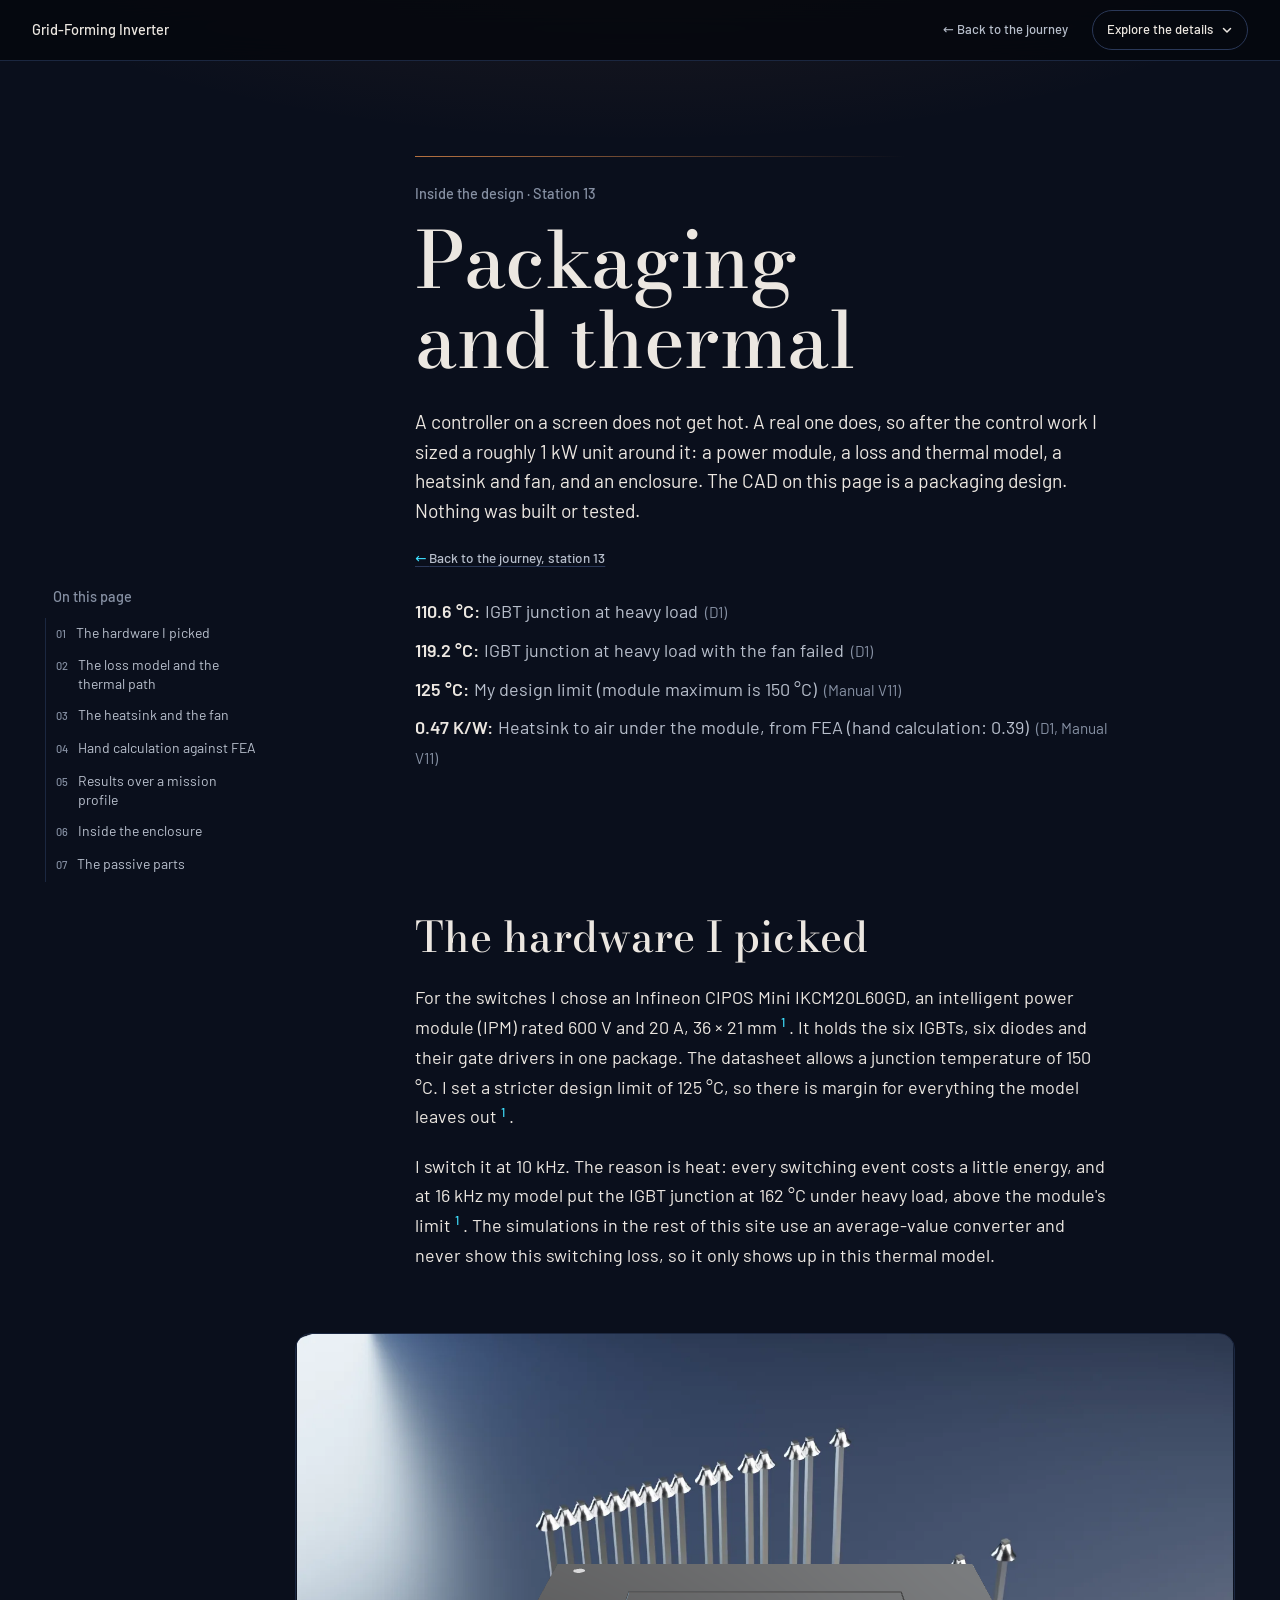
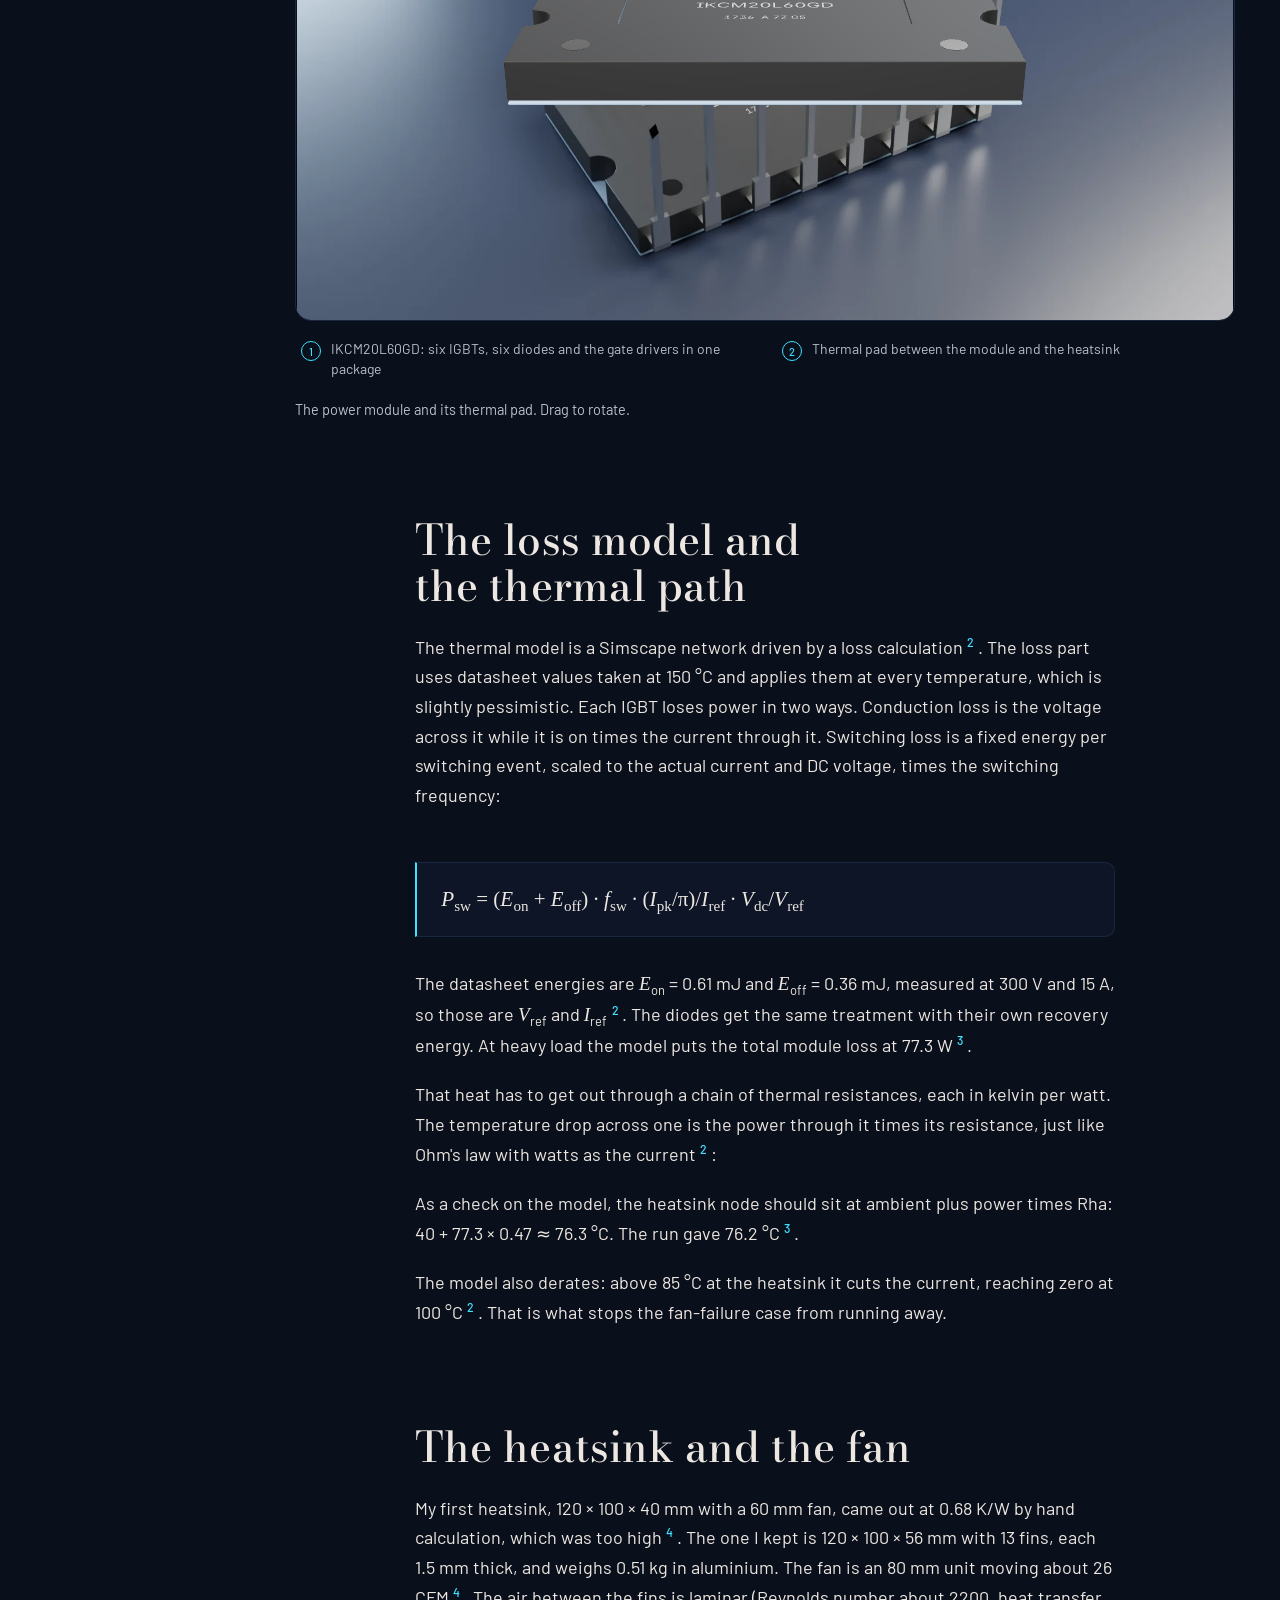
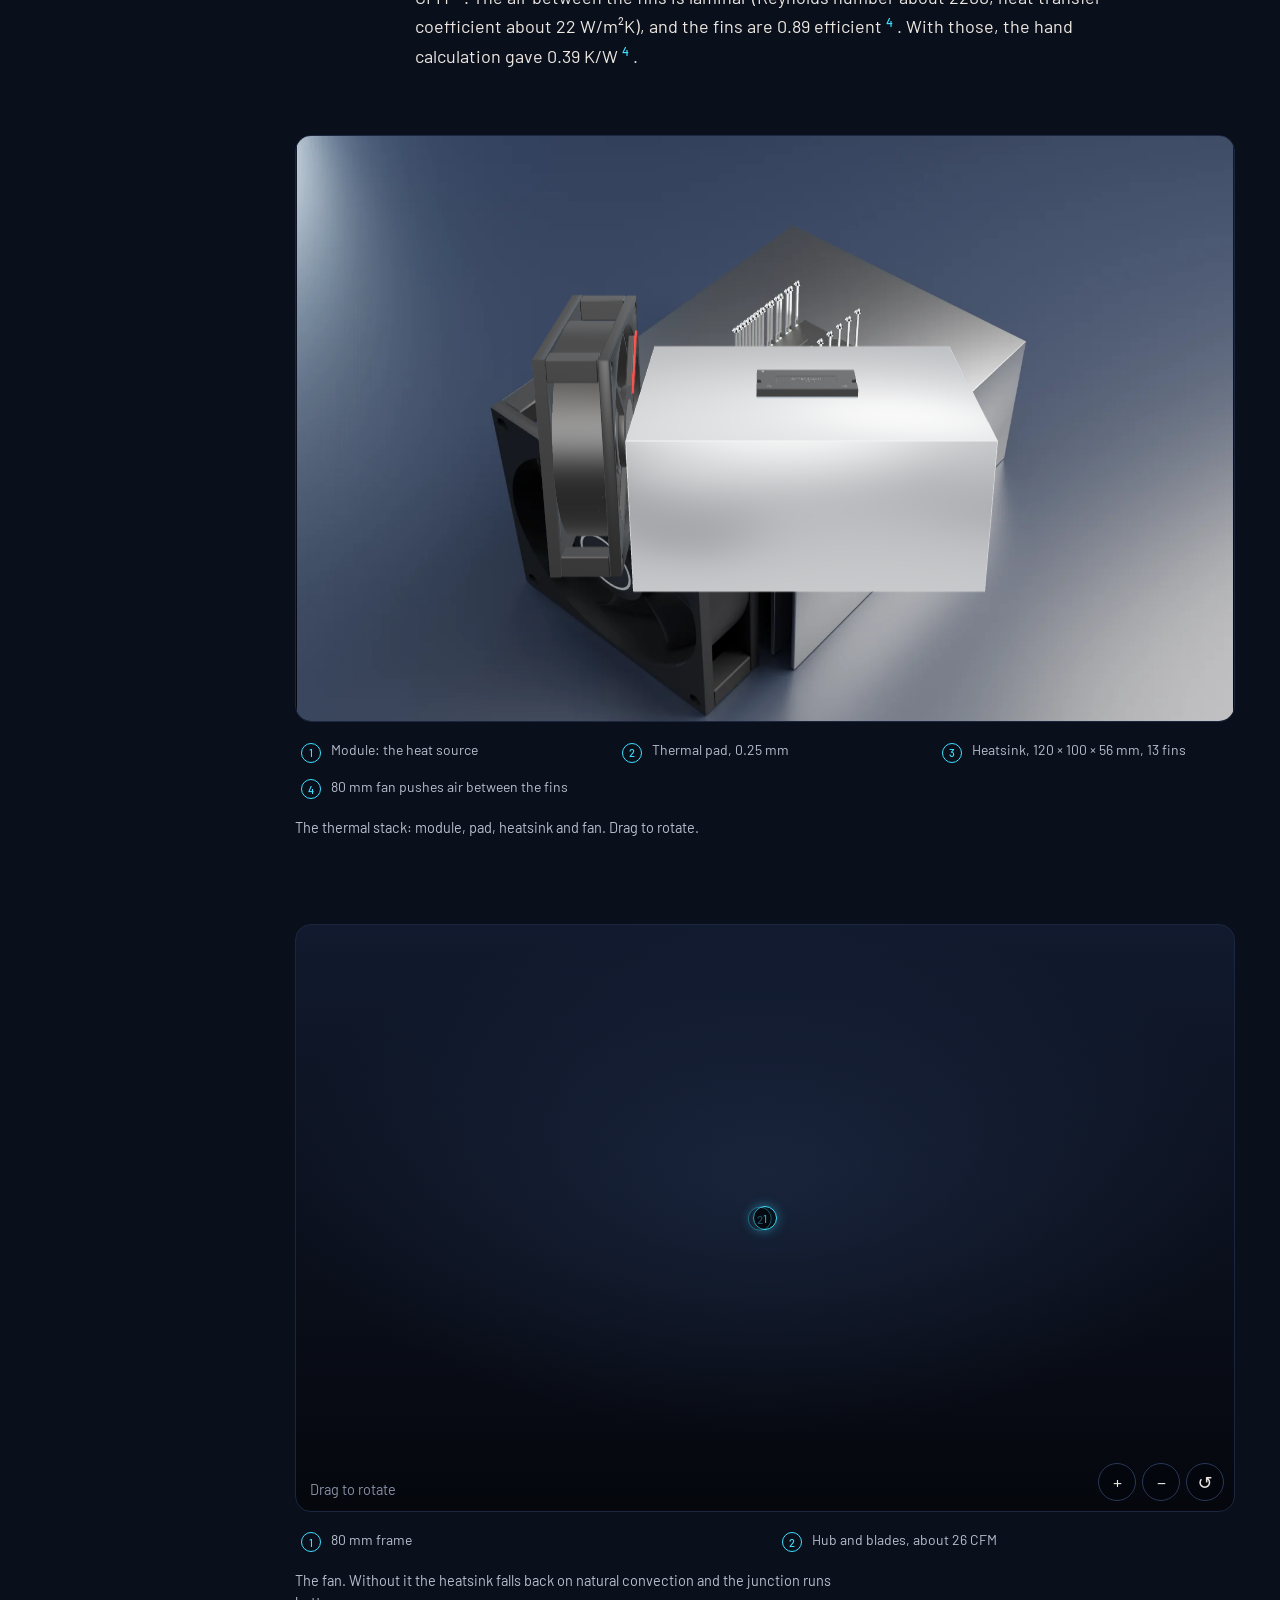
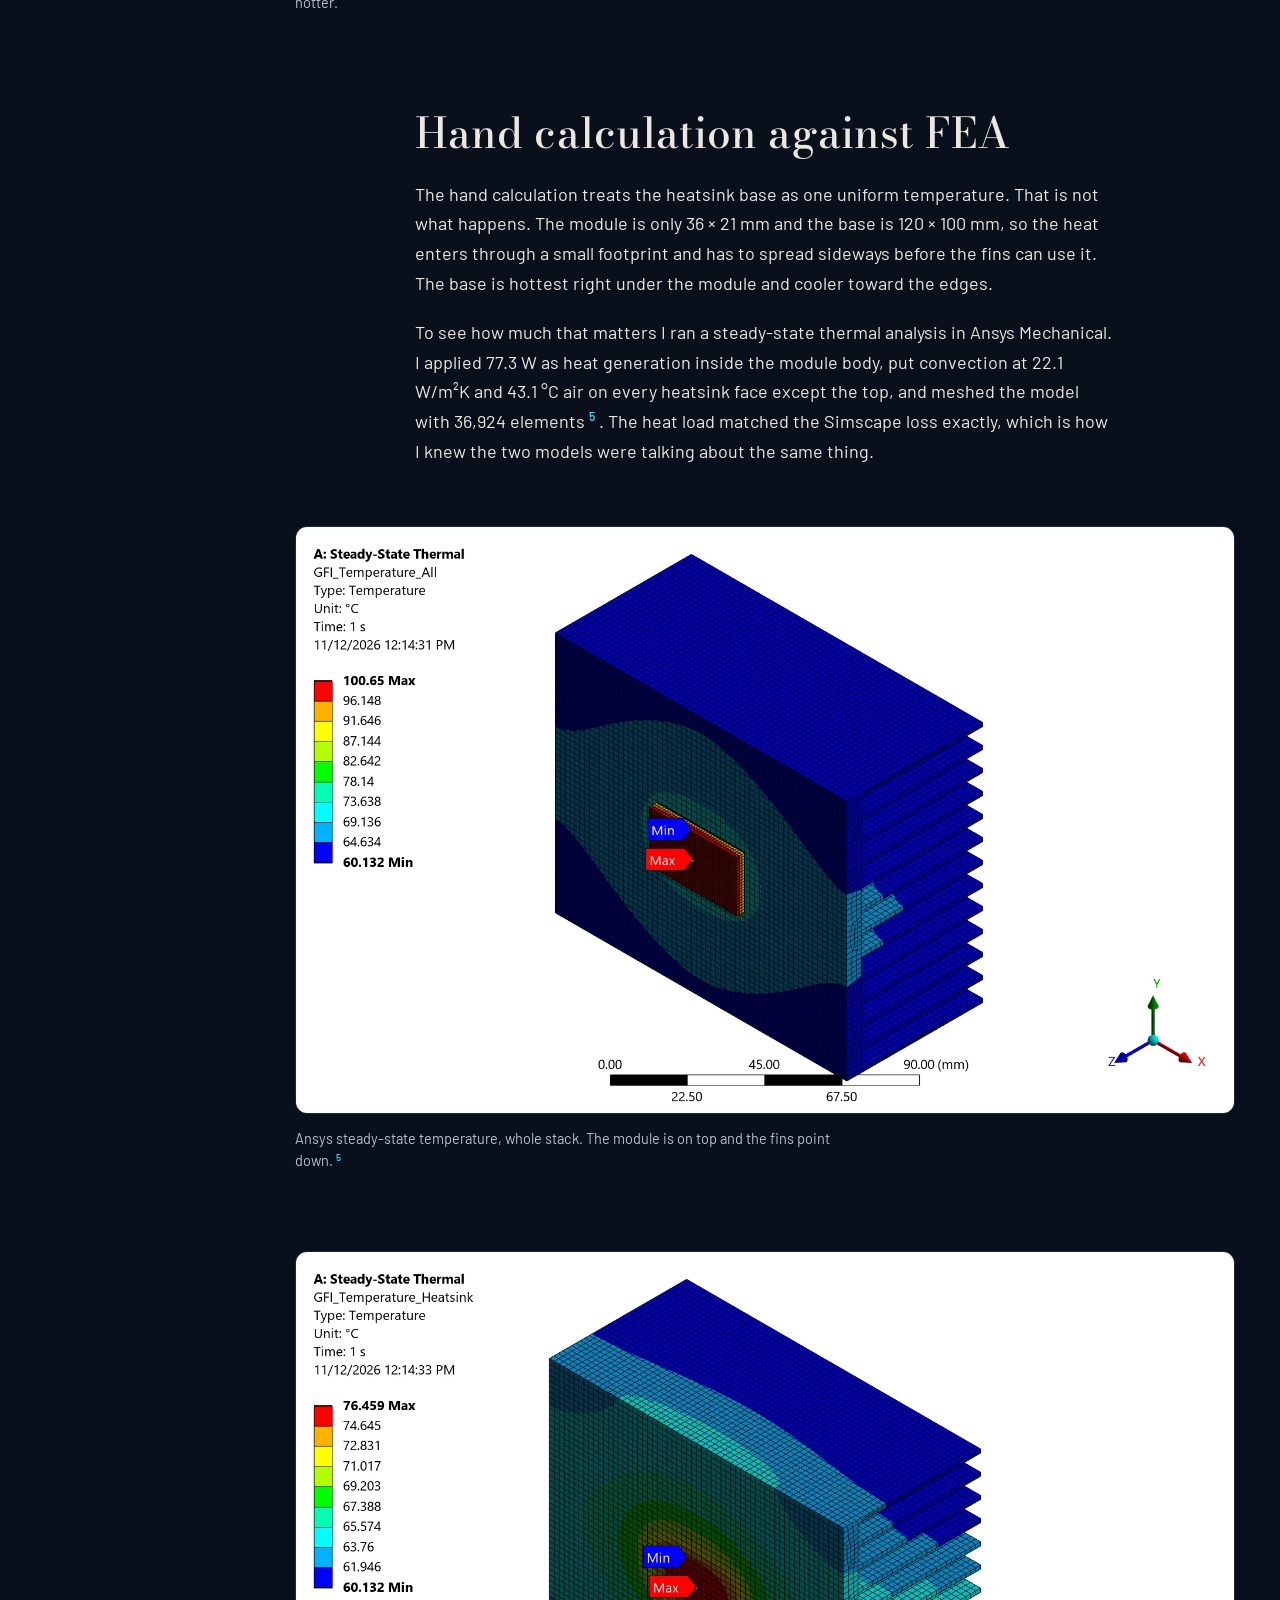
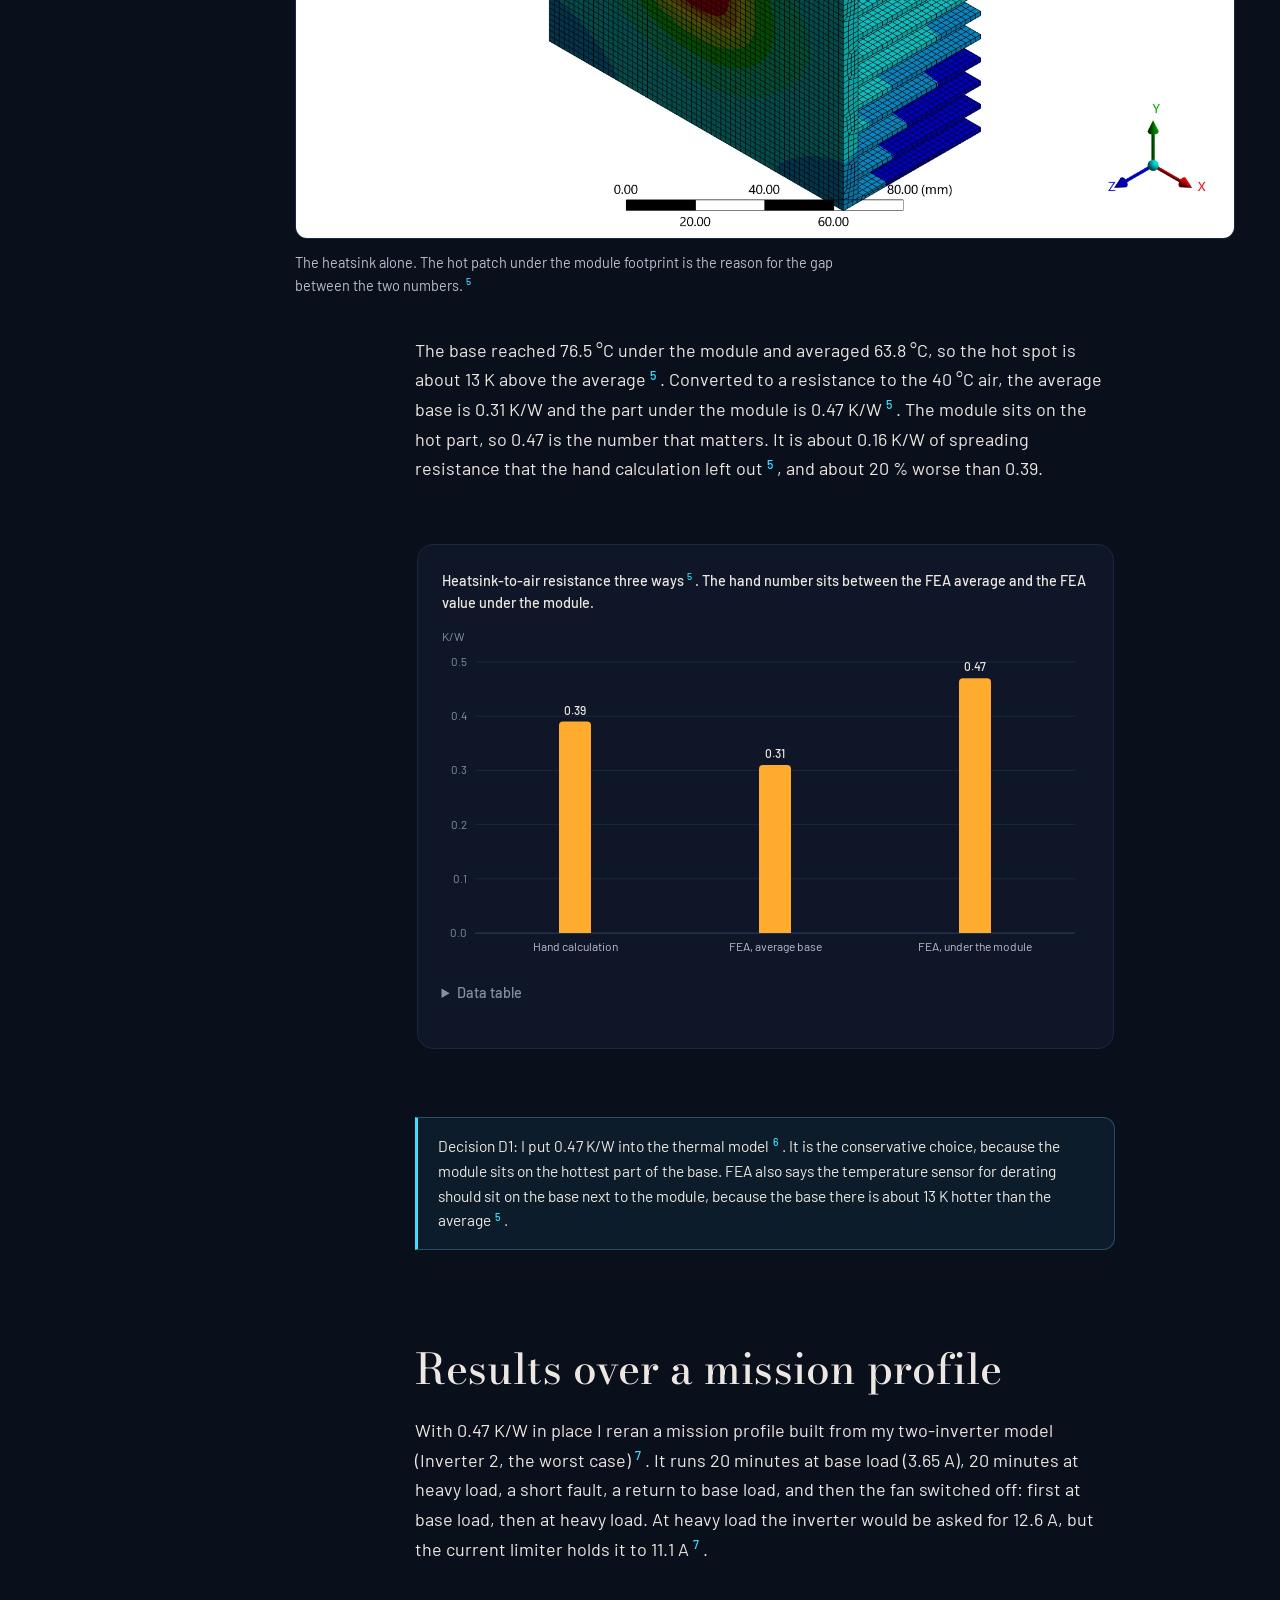
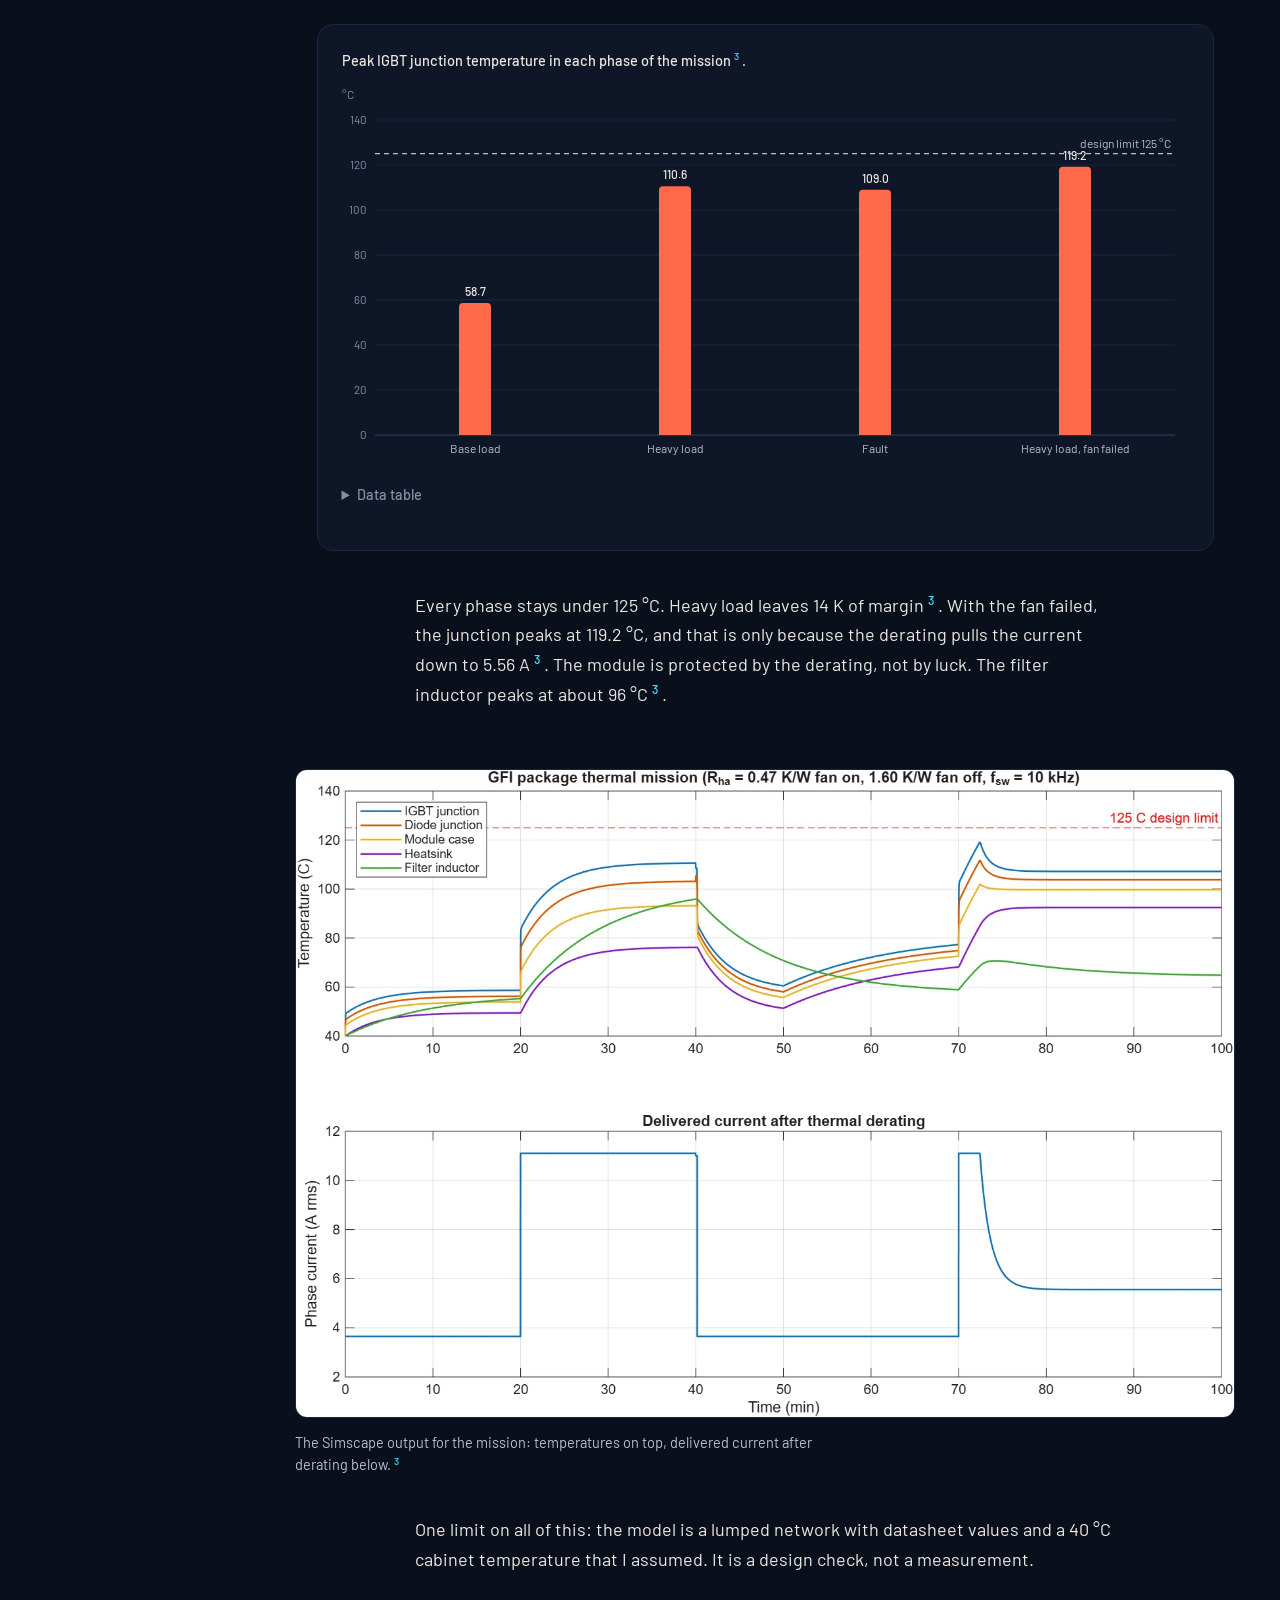
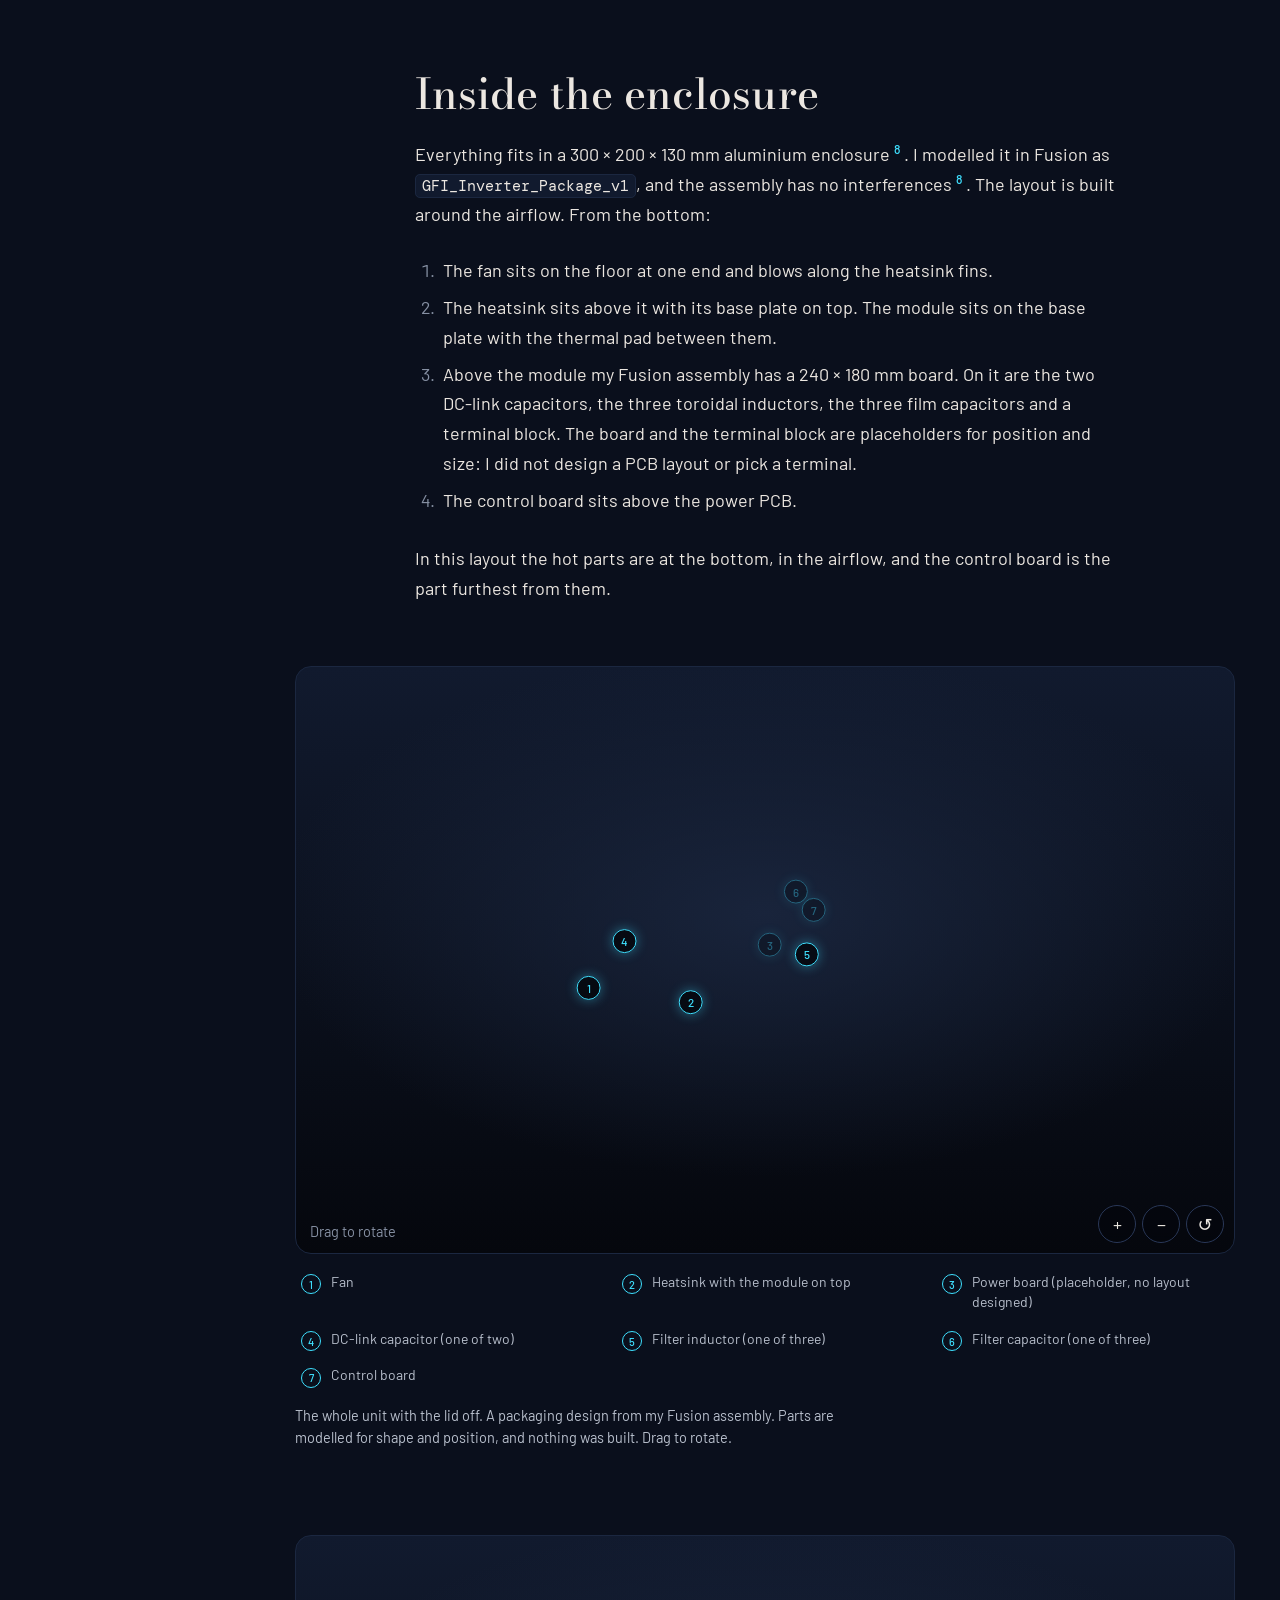
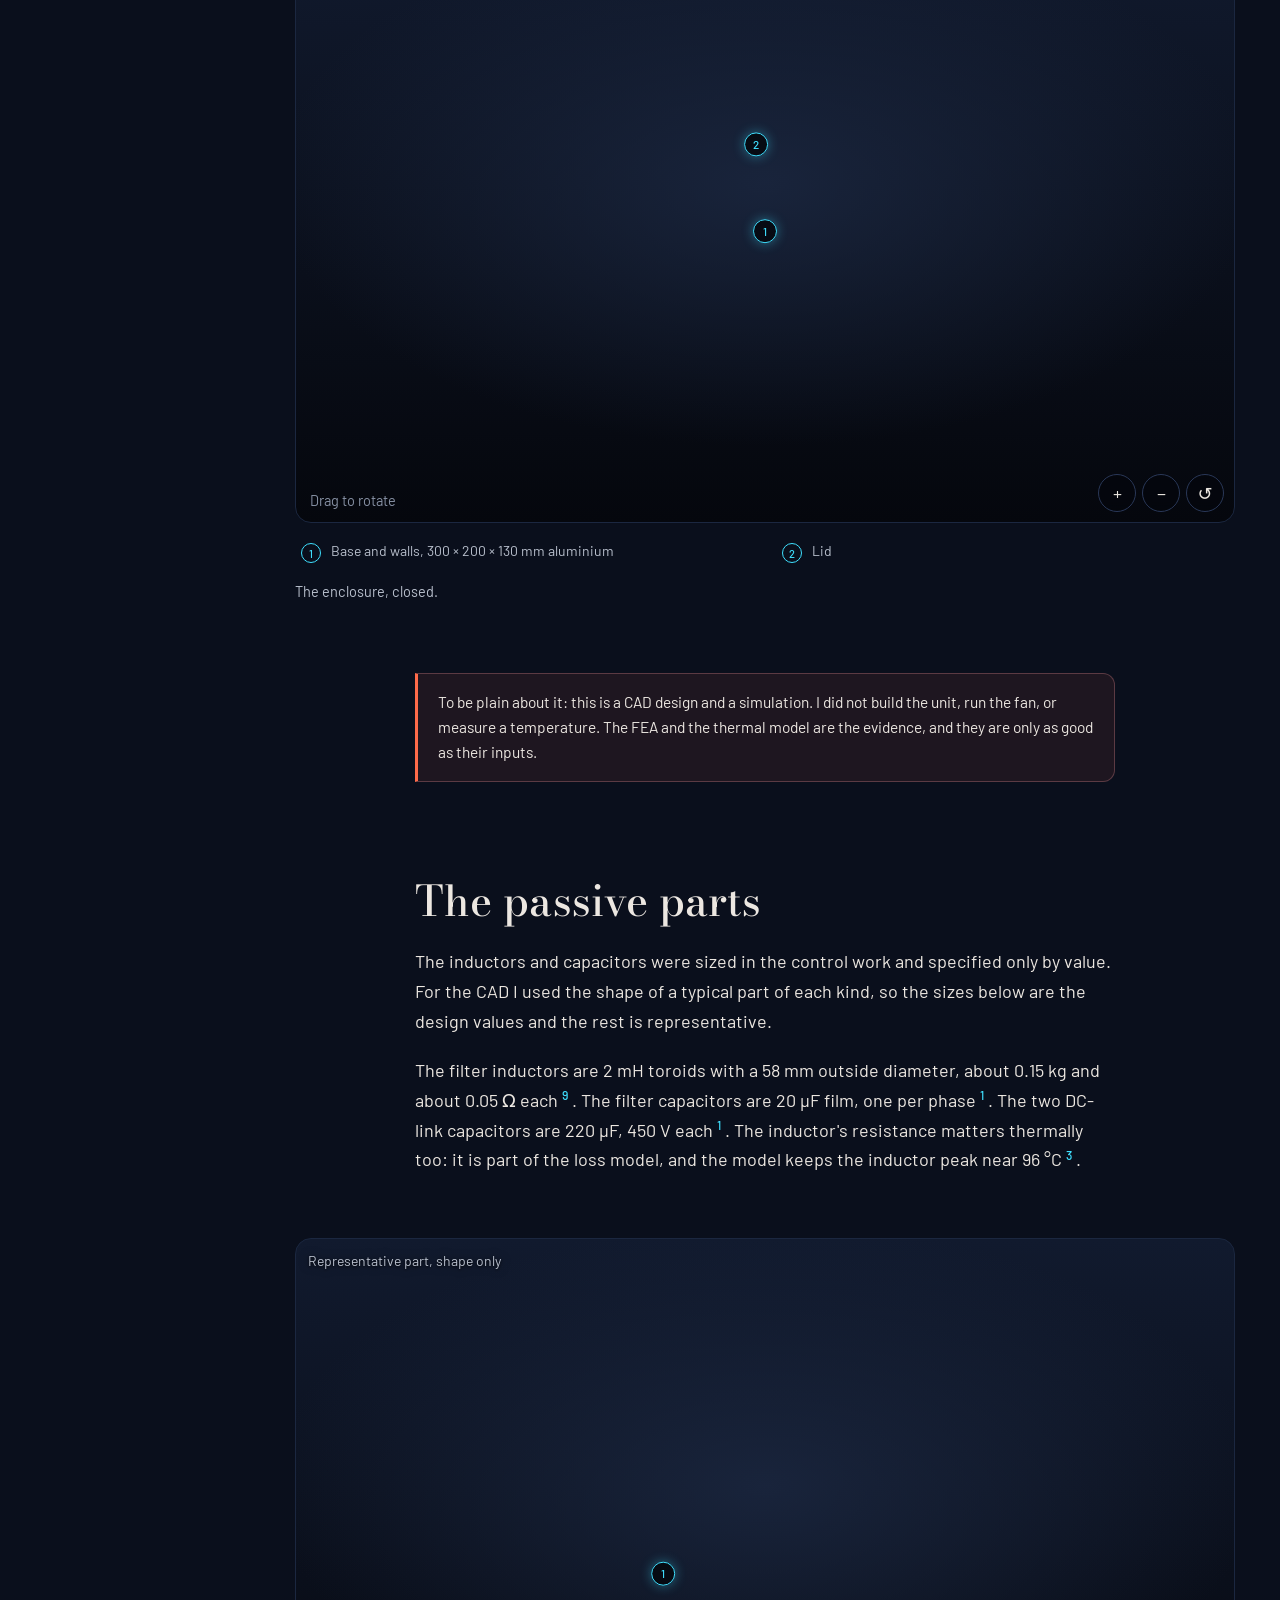
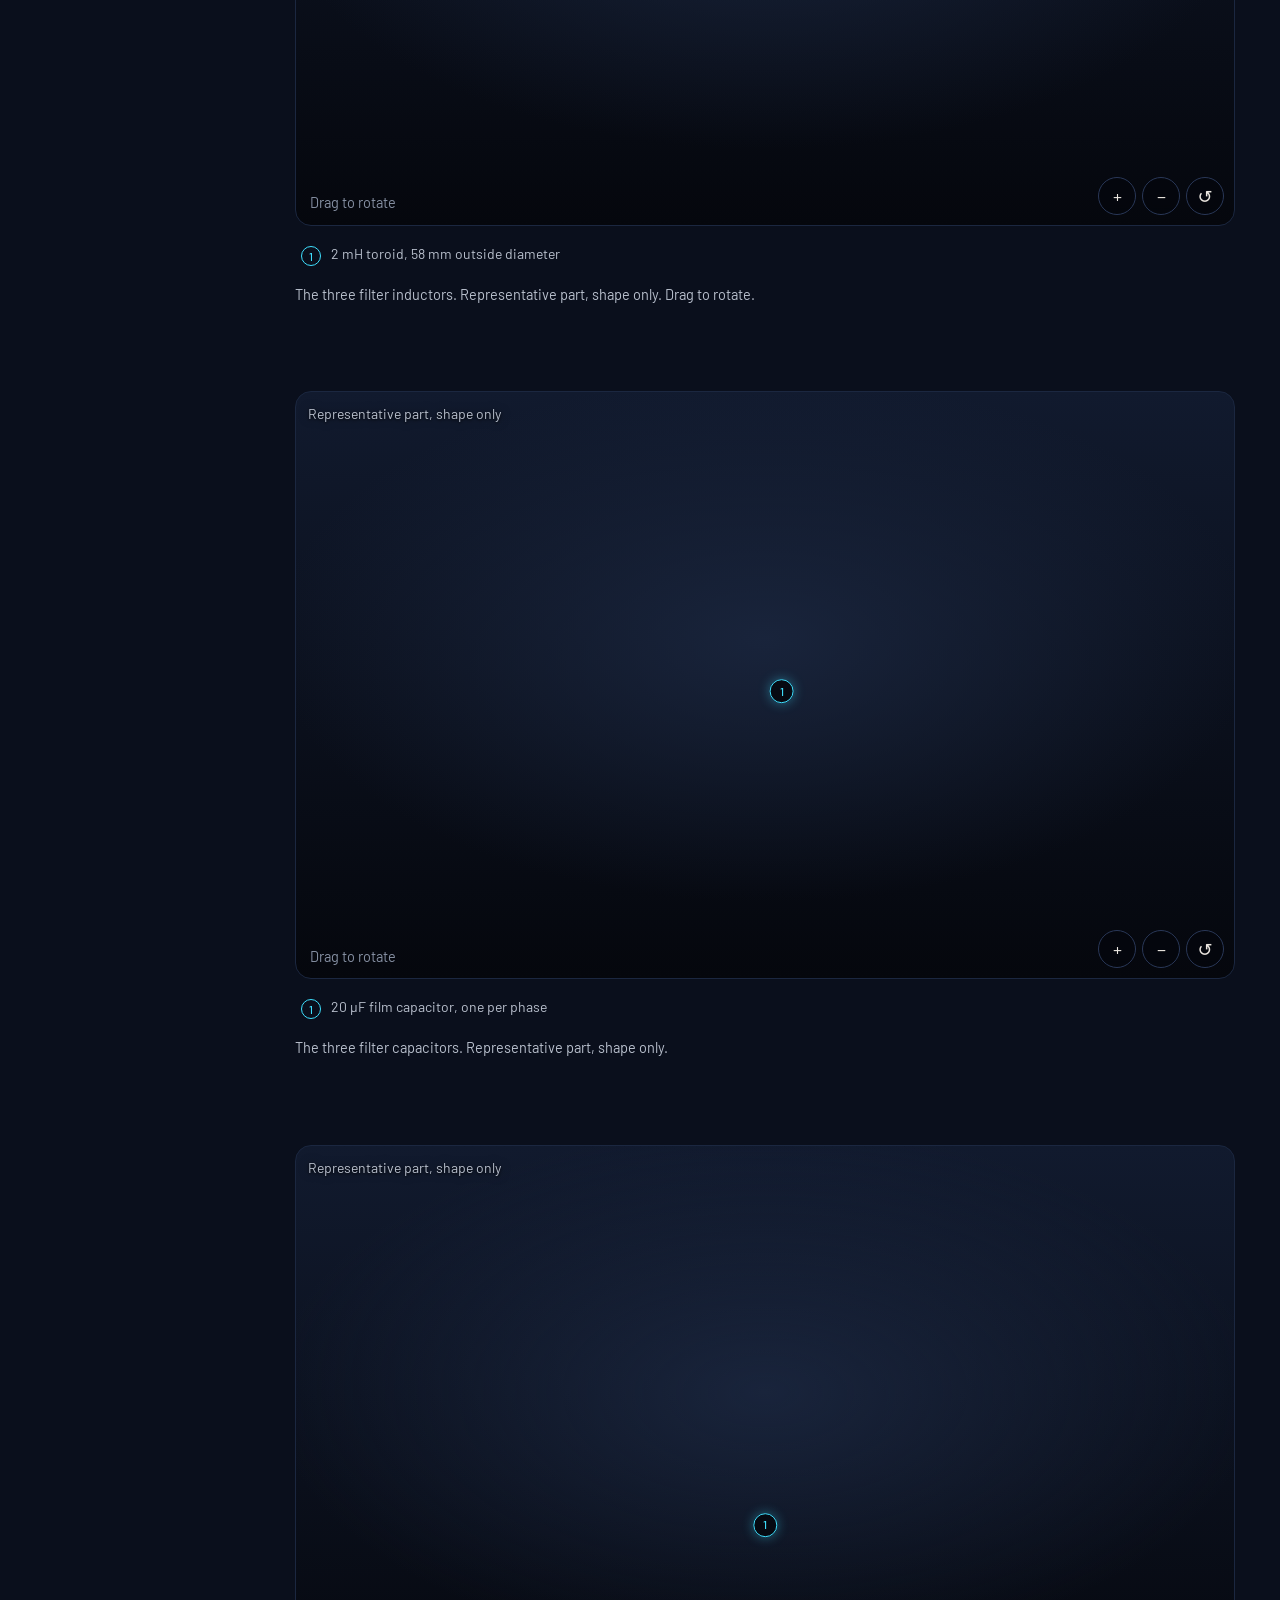
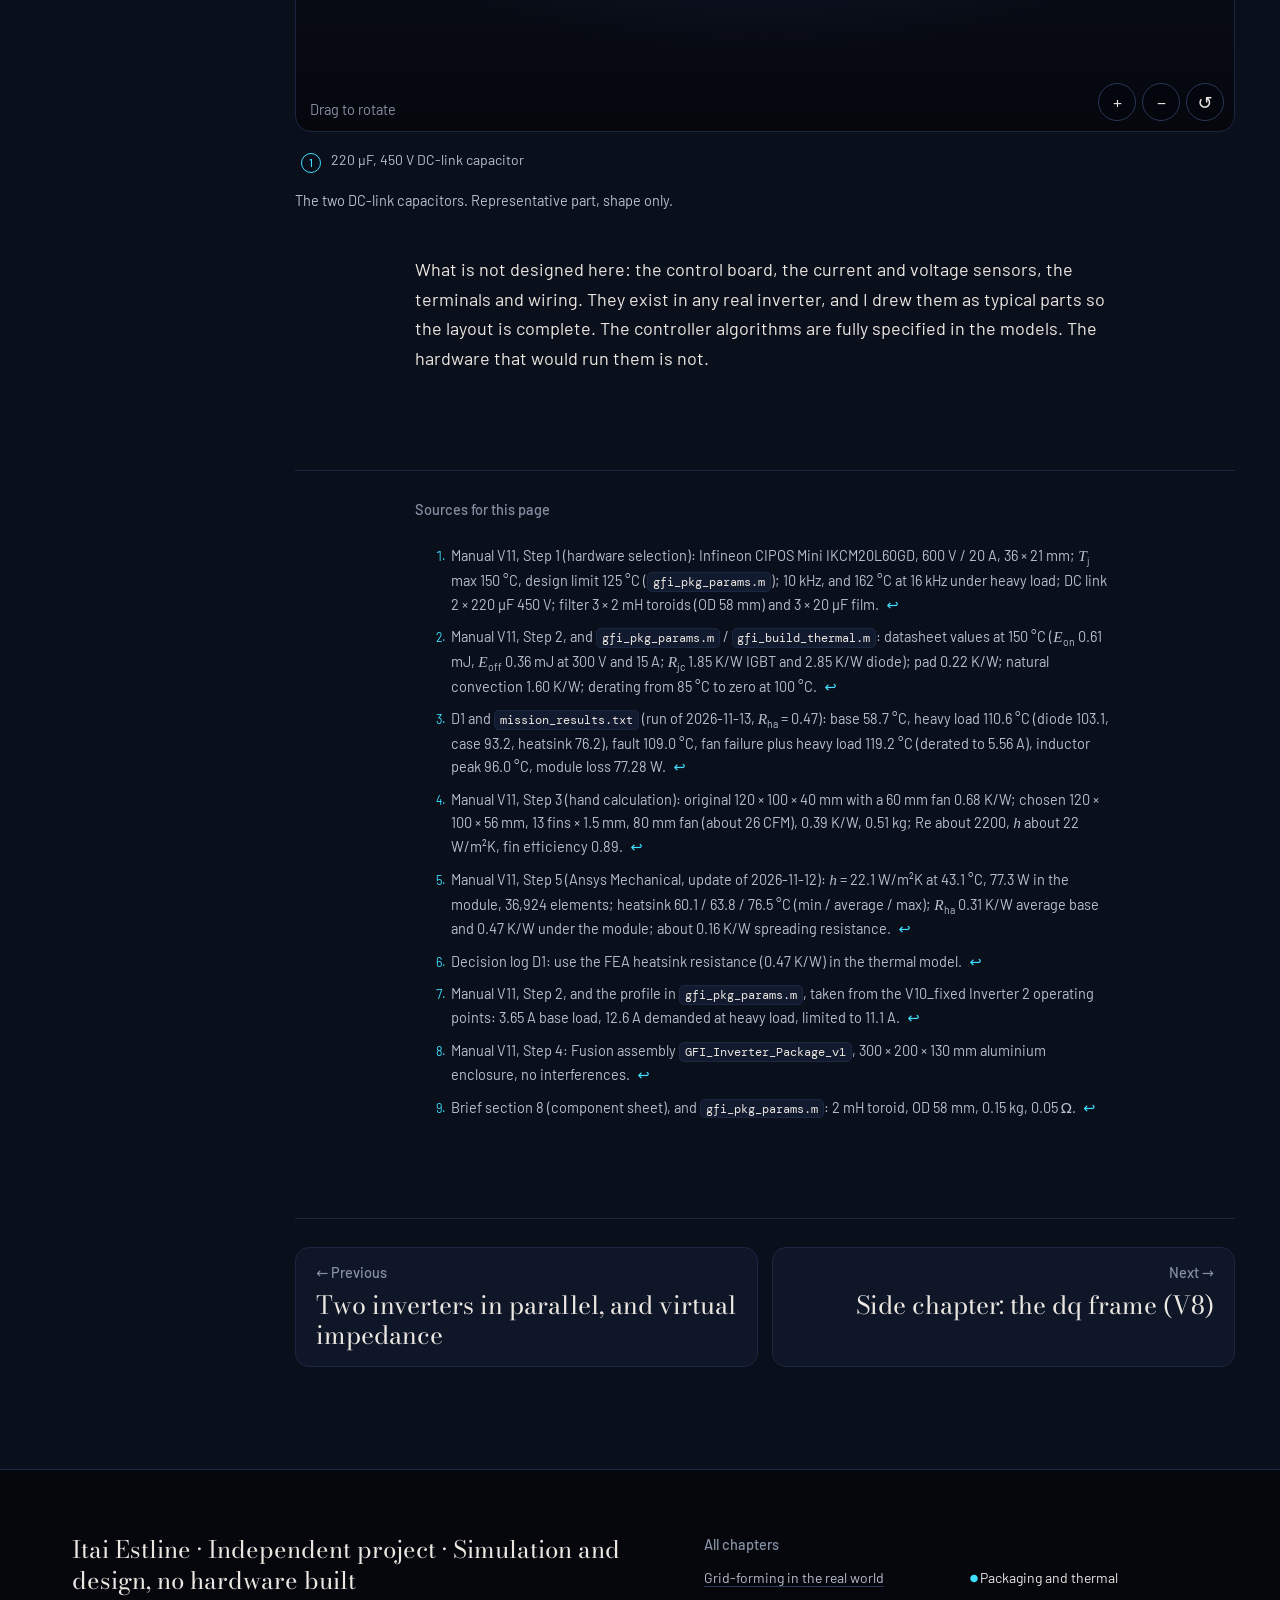
<file: packaging-thermal.html>
<!doctype html>
<html lang="en">
<head>
  <meta charset="utf-8">
  <meta name="viewport" content="width=device-width, initial-scale=1">
  <title>Packaging and thermal · Grid-Forming Inverter</title>
  <meta name="description" content="How I sized and packaged a roughly 1 kW grid-forming inverter: the power module, the loss and thermal model, the heatsink and fan, a hand calculation checked against Ansys FEA, and the layout inside the enclosure. Design only, nothing was built.">
  <link rel="stylesheet" href="css/tokens.css">
  <link rel="stylesheet" href="css/detail.css">
  <style>
    /* Page-local styles for the thermal-resistance ladder (gd). */
    .gd-scroll { overflow-x: auto; }
    .gd-scroll:focus-visible { outline: 2px solid var(--ac); outline-offset: 2px; }
    svg.gd { display: block; width: 100%; min-width: 600px; height: auto; }
    svg.gd .bx { fill: var(--night-2); stroke: var(--night-4); stroke-width: 1.5; }
    svg.gd .ln { fill: none; stroke: var(--ink-3); stroke-width: 2.5; stroke-linecap: round; stroke-linejoin: round; }
    svg.gd .ln.c-dc { stroke: var(--dc); }
    svg.gd .ln.c-warn { stroke: var(--warn); }
    svg.gd .res { fill: var(--night-1); stroke: var(--ink-2); stroke-width: 2; }
    svg.gd .mk { stroke: none; fill: var(--dc); }
    svg.gd text { font-family: var(--font-sans); font-size: 14px; fill: var(--ink); stroke: none; }
    svg.gd text.sub { font-family: var(--font-mono); font-size: 12px; fill: var(--ink-2); }
    svg.gd text.lbl { font-size: 12px; fill: var(--ink-3); }
    svg.gd text.t-warn { fill: var(--warn); font-family: var(--font-mono); font-size: 13px; }
    svg.gd text.t-dc { fill: var(--dc); font-family: var(--font-mono); font-size: 12px; }
  </style>
  <script type="importmap">{ "imports": { "three": "./vendor/three/three.module.js", "three/addons/": "./vendor/three/addons/" } }</script>
  <script type="module" src="js/detail/detail.js"></script>
</head>
<body class="detail" data-page="packaging-thermal">
  <a class="skip-link" href="#main">Skip to content</a>
  <header class="site-header" data-site-header></header>
  <main id="main">
    <article class="page">
      <header class="page-head">
        <p class="eyebrow">Inside the design · Station 13</p>
        <h1>Packaging and thermal</h1>
        <p class="lede">A controller on a screen does not get hot. A real one does, so after the control work I sized a roughly 1 kW unit around it: a power module, a loss and thermal model, a heatsink and fan, and an enclosure. The CAD on this page is a packaging design. Nothing was built or tested.</p>
        <p class="back-links"><a href="index.html#s13">Back to the journey, station 13</a></p>
      </header>

      <div class="results">
        <div class="result"><span class="value">110.6 °C</span><span class="label">IGBT junction at heavy load</span><span class="src">D1</span></div>
        <div class="result"><span class="value">119.2 °C</span><span class="label">IGBT junction at heavy load with the fan failed</span><span class="src">D1</span></div>
        <div class="result"><span class="value">125 °C</span><span class="label">My design limit (module maximum is 150 °C)</span><span class="src">Manual V11</span></div>
        <div class="result"><span class="value">0.47 K/W</span><span class="label">Heatsink to air under the module, from FEA (hand calculation: 0.39)</span><span class="src">D1, Manual V11</span></div>
      </div>

      <section id="hardware">
        <h2>The hardware I picked</h2>
        <p>For the switches I chose an Infineon CIPOS Mini IKCM20L60GD, an intelligent power module (IPM) rated 600 V and 20 A, 36 × 21 mm<sup class="fn"><a href="#fn-1" id="fnref-1">1</a></sup>. It holds the six IGBTs, six diodes and their gate drivers in one package. The datasheet allows a junction temperature of 150 °C. I set a stricter design limit of 125 °C, so there is margin for everything the model leaves out<sup class="fn"><a href="#fn-1">1</a></sup>.</p>
        <p>I switch it at 10 kHz. The reason is heat: every switching event costs a little energy, and at 16 kHz my model put the IGBT junction at 162 °C under heavy load, above the module's limit<sup class="fn"><a href="#fn-1">1</a></sup>. The simulations in the rest of this site use an average-value converter and never show this switching loss, so it only shows up in this thermal model.</p>
        <figure class="part-viewer" data-model="assets/models/inverter/unit.glb" data-nodes="ipm,thermal_pad"
                data-poster="assets/renders/ipm.webp" data-tier="A"
                data-callouts='[{"node":"ipm","text":"IKCM20L60GD: six IGBTs, six diodes and the gate drivers in one package"},{"node":"thermal_pad","text":"Thermal pad between the module and the heatsink"}]'>
          <figcaption>The power module and its thermal pad. Drag to rotate.</figcaption>
        </figure>
      </section>

      <section id="loss-model">
        <h2>The loss model and the thermal path</h2>
        <p>The thermal model is a Simscape network driven by a loss calculation<sup class="fn"><a href="#fn-2" id="fnref-2">2</a></sup>. The loss part uses datasheet values taken at 150 °C and applies them at every temperature, which is slightly pessimistic. Each IGBT loses power in two ways. Conduction loss is the voltage across it while it is on times the current through it. Switching loss is a fixed energy per switching event, scaled to the actual current and DC voltage, times the switching frequency:</p>
        <p class="eq"><var>P</var><sub>sw</sub> = (<var>E</var><sub>on</sub> + <var>E</var><sub>off</sub>) · <var>f</var><sub>sw</sub> · (<var>I</var><sub>pk</sub>/π)/<var>I</var><sub>ref</sub> · <var>V</var><sub>dc</sub>/<var>V</var><sub>ref</sub></p>
        <p>The datasheet energies are <var>E</var><sub>on</sub> = 0.61 mJ and <var>E</var><sub>off</sub> = 0.36 mJ, measured at 300 V and 15 A, so those are <var>V</var><sub>ref</sub> and <var>I</var><sub>ref</sub><sup class="fn"><a href="#fn-2">2</a></sup>. The diodes get the same treatment with their own recovery energy. At heavy load the model puts the total module loss at 77.3 W<sup class="fn"><a href="#fn-3" id="fnref-3">3</a></sup>.</p>
        <p>That heat has to get out through a chain of thermal resistances, each in kelvin per watt. The temperature drop across one is the power through it times its resistance, just like Ohm's law with watts as the current<sup class="fn"><a href="#fn-2">2</a></sup>:</p>

<p>As a check on the model, the heatsink node should sit at ambient plus power times Rha: 40 + 77.3 × 0.47 ≈ 76.3 °C. The run gave 76.2 °C<sup class="fn"><a href="#fn-3">3</a></sup>.</p>
        <p>The model also derates: above 85 °C at the heatsink it cuts the current, reaching zero at 100 °C<sup class="fn"><a href="#fn-2">2</a></sup>. That is what stops the fan-failure case from running away.</p>
      </section>

      <section id="heatsink">
        <h2>The heatsink and the fan</h2>
        <p>My first heatsink, 120 × 100 × 40 mm with a 60 mm fan, came out at 0.68 K/W by hand calculation, which was too high<sup class="fn"><a href="#fn-4" id="fnref-4">4</a></sup>. The one I kept is 120 × 100 × 56 mm with 13 fins, each 1.5 mm thick, and weighs 0.51 kg in aluminium. The fan is an 80 mm unit moving about 26 CFM<sup class="fn"><a href="#fn-4">4</a></sup>. The air between the fins is laminar (Reynolds number about 2200, heat transfer coefficient about 22 W/m²K), and the fins are 0.89 efficient<sup class="fn"><a href="#fn-4">4</a></sup>. With those, the hand calculation gave 0.39 K/W<sup class="fn"><a href="#fn-4">4</a></sup>.</p>
        <figure class="part-viewer" data-model="assets/models/inverter/unit.glb" data-nodes="heatsink,thermal_pad,ipm,fan_frame,fan_rotor"
                data-poster="assets/renders/thermal_stack.webp" data-tier="A"
                data-callouts='[{"node":"ipm","text":"Module: the heat source"},{"node":"thermal_pad","text":"Thermal pad, 0.25 mm"},{"node":"heatsink","text":"Heatsink, 120 × 100 × 56 mm, 13 fins"},{"node":"fan_frame","text":"80 mm fan pushes air between the fins"}]'>
          <figcaption>The thermal stack: module, pad, heatsink and fan. Drag to rotate.</figcaption>
        </figure>
        <figure class="part-viewer" data-model="assets/models/inverter/unit.glb" data-nodes="fan_frame,fan_rotor"
                data-poster="assets/renders/fan.webp" data-tier="A"
                data-callouts='[{"node":"fan_frame","text":"80 mm frame"},{"node":"fan_rotor","text":"Hub and blades, about 26 CFM"}]'>
          <figcaption>The fan. Without it the heatsink falls back on natural convection and the junction runs hotter.</figcaption>
        </figure>
      </section>

      <section id="hand-vs-fea">
        <h2>Hand calculation against FEA</h2>
        <p>The hand calculation treats the heatsink base as one uniform temperature. That is not what happens. The module is only 36 × 21 mm and the base is 120 × 100 mm, so the heat enters through a small footprint and has to spread sideways before the fins can use it. The base is hottest right under the module and cooler toward the edges.</p>
        <p>To see how much that matters I ran a steady-state thermal analysis in Ansys Mechanical. I applied 77.3 W as heat generation inside the module body, put convection at 22.1 W/m²K and 43.1 °C air on every heatsink face except the top, and meshed the model with 36,924 elements<sup class="fn"><a href="#fn-5" id="fnref-5">5</a></sup>. The heat load matched the Simscape loss exactly, which is how I knew the two models were talking about the same thing.</p>

        <figure class="img"><img src="assets/img/fea_temperature_all.webp" alt="Ansys temperature plot of the heatsink with the module and thermal pad on top. The colour runs from blue at the fin tips to red directly under the module." loading="lazy" width="1600" height="1000"><figcaption>Ansys steady-state temperature, whole stack. The module is on top and the fins point down.<sup class="fn"><a href="#fn-5">5</a></sup></figcaption></figure>
        <figure class="img"><img src="assets/img/fea_temperature_heatsink.webp" alt="Ansys temperature plot of the heatsink alone, hottest in a patch directly under where the module sits and cooler toward the edges and fin tips." loading="lazy" width="1600" height="1000"><figcaption>The heatsink alone. The hot patch under the module footprint is the reason for the gap between the two numbers.<sup class="fn"><a href="#fn-5">5</a></sup></figcaption></figure>

        <p>The base reached 76.5 °C under the module and averaged 63.8 °C, so the hot spot is about 13 K above the average<sup class="fn"><a href="#fn-5">5</a></sup>. Converted to a resistance to the 40 °C air, the average base is 0.31 K/W and the part under the module is 0.47 K/W<sup class="fn"><a href="#fn-5">5</a></sup>. The module sits on the hot part, so 0.47 is the number that matters. It is about 0.16 K/W of spreading resistance that the hand calculation left out<sup class="fn"><a href="#fn-5">5</a></sup>, and about 20 % worse than 0.39.</p>

        <figure class="chart" data-chart='{"type":"bar","unit":"K/W","categories":["Hand calculation","FEA, average base","FEA, under the module"],"series":[{"name":"Heatsink to air","tone":"dc","values":[0.39,0.31,0.47]}]}'>
          <figcaption>Heatsink-to-air resistance three ways<sup class="fn"><a href="#fn-5">5</a></sup>. The hand number sits between the FEA average and the FEA value under the module.</figcaption>
        </figure>

        <aside class="note">
          <p>Decision D1: I put 0.47 K/W into the thermal model<sup class="fn"><a href="#fn-6" id="fnref-6">6</a></sup>. It is the conservative choice, because the module sits on the hottest part of the base. FEA also says the temperature sensor for derating should sit on the base next to the module, because the base there is about 13 K hotter than the average<sup class="fn"><a href="#fn-5">5</a></sup>.</p>
        </aside>
      </section>

      <section id="results">
        <h2>Results over a mission profile</h2>
        <p>With 0.47 K/W in place I reran a mission profile built from my two-inverter model (Inverter 2, the worst case)<sup class="fn"><a href="#fn-7" id="fnref-7">7</a></sup>. It runs 20 minutes at base load (3.65 A), 20 minutes at heavy load, a short fault, a return to base load, and then the fan switched off: first at base load, then at heavy load. At heavy load the inverter would be asked for 12.6 A, but the current limiter holds it to 11.1 A<sup class="fn"><a href="#fn-7">7</a></sup>.</p>
        <figure class="chart" data-chart='{"type":"bar","unit":"°C","categories":["Base load","Heavy load","Fault","Heavy load, fan failed"],"series":[{"name":"Peak IGBT junction","tone":"warn","values":[58.7,110.6,109.0,119.2]}],"target":{"value":125,"label":"design limit 125 °C"}}'>
          <figcaption>Peak IGBT junction temperature in each phase of the mission<sup class="fn"><a href="#fn-3">3</a></sup>.</figcaption>
        </figure>
        <p>Every phase stays under 125 °C. Heavy load leaves 14 K of margin<sup class="fn"><a href="#fn-3">3</a></sup>. With the fan failed, the junction peaks at 119.2 °C, and that is only because the derating pulls the current down to 5.56 A<sup class="fn"><a href="#fn-3">3</a></sup>. The module is protected by the derating, not by luck. The filter inductor peaks at about 96 °C<sup class="fn"><a href="#fn-3">3</a></sup>.</p>
        <figure class="img"><img src="assets/img/mission_thermal.webp" alt="Two stacked plots over the mission. The upper plot shows IGBT junction, diode junction, module case, heatsink and filter inductor temperatures against time, with a dashed line at the 125 degree design limit. The lower plot shows the delivered phase current after thermal derating." loading="lazy" width="1427" height="985"><figcaption>The Simscape output for the mission: temperatures on top, delivered current after derating below.<sup class="fn"><a href="#fn-3">3</a></sup></figcaption></figure>
        <p>One limit on all of this: the model is a lumped network with datasheet values and a 40 °C cabinet temperature that I assumed. It is a design check, not a measurement.</p>
      </section>

      <section id="layout">
        <h2>Inside the enclosure</h2>
        <p>Everything fits in a 300 × 200 × 130 mm aluminium enclosure<sup class="fn"><a href="#fn-8" id="fnref-8">8</a></sup>. I modelled it in Fusion as <code>GFI_Inverter_Package_v1</code>, and the assembly has no interferences<sup class="fn"><a href="#fn-8">8</a></sup>. The layout is built around the airflow. From the bottom:</p>
        <ol>
          <li>The fan sits on the floor at one end and blows along the heatsink fins.</li>
          <li>The heatsink sits above it with its base plate on top. The module sits on the base plate with the thermal pad between them.</li>
          <li>Above the module my Fusion assembly has a 240 × 180 mm board. On it are the two DC-link capacitors, the three toroidal inductors, the three film capacitors and a terminal block. The board and the terminal block are placeholders for position and size: I did not design a PCB layout or pick a terminal.</li>
          <li>The control board sits above the power PCB.</li>
        </ol>
        <p>In this layout the hot parts are at the bottom, in the airflow, and the control board is the part furthest from them.</p>
        <figure class="part-viewer" data-model="assets/models/inverter/unit.glb"
                data-poster="assets/renders/unit_open.webp" data-tier="A" data-ghost="enclosure_base"
                data-callouts='[{"node":"fan_frame","text":"Fan"},{"node":"heatsink","text":"Heatsink with the module on top"},{"node":"power_pcb","text":"Power board (placeholder, no layout designed)"},{"node":"dclink_cap_1","text":"DC-link capacitor (one of two)"},{"node":"inductor_a","text":"Filter inductor (one of three)"},{"node":"filter_cap_a","text":"Filter capacitor (one of three)"},{"node":"control_board","text":"Control board"}]'>
          <figcaption>The whole unit with the lid off. A packaging design from my Fusion assembly. Parts are modelled for shape and position, and nothing was built. Drag to rotate.</figcaption>
        </figure>
        <figure class="part-viewer" data-model="assets/models/inverter/unit.glb" data-nodes="enclosure_base,enclosure_lid,screws"
                data-poster="assets/renders/unit_closed.webp" data-tier="A"
                data-callouts='[{"node":"enclosure_base","text":"Base and walls, 300 × 200 × 130 mm aluminium"},{"node":"enclosure_lid","text":"Lid"}]'>
          <figcaption>The enclosure, closed.</figcaption>
        </figure>
        <aside class="note warn">
          <p>To be plain about it: this is a CAD design and a simulation. I did not build the unit, run the fan, or measure a temperature. The FEA and the thermal model are the evidence, and they are only as good as their inputs.</p>
        </aside>
      </section>

      <section id="passives">
        <h2>The passive parts</h2>
        <p>The inductors and capacitors were sized in the control work and specified only by value. For the CAD I used the shape of a typical part of each kind, so the sizes below are the design values and the rest is representative.</p>
        <p>The filter inductors are 2 mH toroids with a 58 mm outside diameter, about 0.15 kg and about 0.05 Ω each<sup class="fn"><a href="#fn-9" id="fnref-9">9</a></sup>. The filter capacitors are 20 µF film, one per phase<sup class="fn"><a href="#fn-1">1</a></sup>. The two DC-link capacitors are 220 µF, 450 V each<sup class="fn"><a href="#fn-1">1</a></sup>. The inductor's resistance matters thermally too: it is part of the loss model, and the model keeps the inductor peak near 96 °C<sup class="fn"><a href="#fn-3">3</a></sup>.</p>
        <figure class="part-viewer" data-model="assets/models/inverter/unit.glb" data-nodes="inductor_a,inductor_b,inductor_c"
                data-poster="assets/renders/inductor.webp" data-tier="B"
                data-callouts='[{"node":"inductor_a","text":"2 mH toroid, 58 mm outside diameter"}]'>
          <figcaption>The three filter inductors. Representative part, shape only. Drag to rotate.</figcaption>
        </figure>
        <figure class="part-viewer" data-model="assets/models/inverter/unit.glb" data-nodes="filter_cap_a,filter_cap_b,filter_cap_c"
                data-poster="assets/renders/filter_cap.webp" data-tier="B"
                data-callouts='[{"node":"filter_cap_a","text":"20 µF film capacitor, one per phase"}]'>
          <figcaption>The three filter capacitors. Representative part, shape only.</figcaption>
        </figure>
        <figure class="part-viewer" data-model="assets/models/inverter/unit.glb" data-nodes="dclink_cap_1,dclink_cap_2"
                data-poster="assets/renders/dclink_cap.webp" data-tier="B"
                data-callouts='[{"node":"dclink_cap_1","text":"220 µF, 450 V DC-link capacitor"}]'>
          <figcaption>The two DC-link capacitors. Representative part, shape only.</figcaption>
        </figure>
        <p>What is not designed here: the control board, the current and voltage sensors, the terminals and wiring. They exist in any real inverter, and I drew them as typical parts so the layout is complete. The controller algorithms are fully specified in the models. The hardware that would run them is not.</p>
      </section>

      <section class="footnotes" aria-label="Sources for this page"><h2>Sources for this page</h2>
        <ol>
          <li id="fn-1">Manual V11, Step 1 (hardware selection): Infineon CIPOS Mini IKCM20L60GD, 600 V / 20 A, 36 × 21 mm; <var>T</var><sub>j</sub> max 150 °C, design limit 125 °C (<code>gfi_pkg_params.m</code>); 10 kHz, and 162 °C at 16 kHz under heavy load; DC link 2 × 220 µF 450 V; filter 3 × 2 mH toroids (OD 58 mm) and 3 × 20 µF film. <a href="#fnref-1" aria-label="Back to text">↩</a></li>
          <li id="fn-2">Manual V11, Step 2, and <code>gfi_pkg_params.m</code> / <code>gfi_build_thermal.m</code>: datasheet values at 150 °C (<var>E</var><sub>on</sub> 0.61 mJ, <var>E</var><sub>off</sub> 0.36 mJ at 300 V and 15 A; <var>R</var><sub>jc</sub> 1.85 K/W IGBT and 2.85 K/W diode); pad 0.22 K/W; natural convection 1.60 K/W; derating from 85 °C to zero at 100 °C. <a href="#fnref-2" aria-label="Back to text">↩</a></li>
          <li id="fn-3">D1 and <code>mission_results.txt</code> (run of 2026-11-13, <var>R</var><sub>ha</sub> = 0.47): base 58.7 °C, heavy load 110.6 °C (diode 103.1, case 93.2, heatsink 76.2), fault 109.0 °C, fan failure plus heavy load 119.2 °C (derated to 5.56 A), inductor peak 96.0 °C, module loss 77.28 W. <a href="#fnref-3" aria-label="Back to text">↩</a></li>
          <li id="fn-4">Manual V11, Step 3 (hand calculation): original 120 × 100 × 40 mm with a 60 mm fan 0.68 K/W; chosen 120 × 100 × 56 mm, 13 fins × 1.5 mm, 80 mm fan (about 26 CFM), 0.39 K/W, 0.51 kg; Re about 2200, <var>h</var> about 22 W/m²K, fin efficiency 0.89. <a href="#fnref-4" aria-label="Back to text">↩</a></li>
          <li id="fn-5">Manual V11, Step 5 (Ansys Mechanical, update of 2026-11-12): <var>h</var> = 22.1 W/m²K at 43.1 °C, 77.3 W in the module, 36,924 elements; heatsink 60.1 / 63.8 / 76.5 °C (min / average / max); <var>R</var><sub>ha</sub> 0.31 K/W average base and 0.47 K/W under the module; about 0.16 K/W spreading resistance. <a href="#fnref-5" aria-label="Back to text">↩</a></li>
          <li id="fn-6">Decision log D1: use the FEA heatsink resistance (0.47 K/W) in the thermal model. <a href="#fnref-6" aria-label="Back to text">↩</a></li>
          <li id="fn-7">Manual V11, Step 2, and the profile in <code>gfi_pkg_params.m</code>, taken from the V10_fixed Inverter 2 operating points: 3.65 A base load, 12.6 A demanded at heavy load, limited to 11.1 A. <a href="#fnref-7" aria-label="Back to text">↩</a></li>
          <li id="fn-8">Manual V11, Step 4: Fusion assembly <code>GFI_Inverter_Package_v1</code>, 300 × 200 × 130 mm aluminium enclosure, no interferences. <a href="#fnref-8" aria-label="Back to text">↩</a></li>
          <li id="fn-9">Brief section 8 (component sheet), and <code>gfi_pkg_params.m</code>: 2 mH toroid, OD 58 mm, 0.15 kg, 0.05 Ω. <a href="#fnref-9" aria-label="Back to text">↩</a></li>
        </ol>
      </section>

      <nav class="pager"><a rel="prev" href="parallel.html">Two inverters in parallel, and virtual impedance</a><a rel="next" href="dq-frame.html">Side chapter: the dq frame (V8)</a></nav>
    </article>
  </main>
  <footer class="site-footer" data-site-footer></footer>
</body>
</html>
</file>
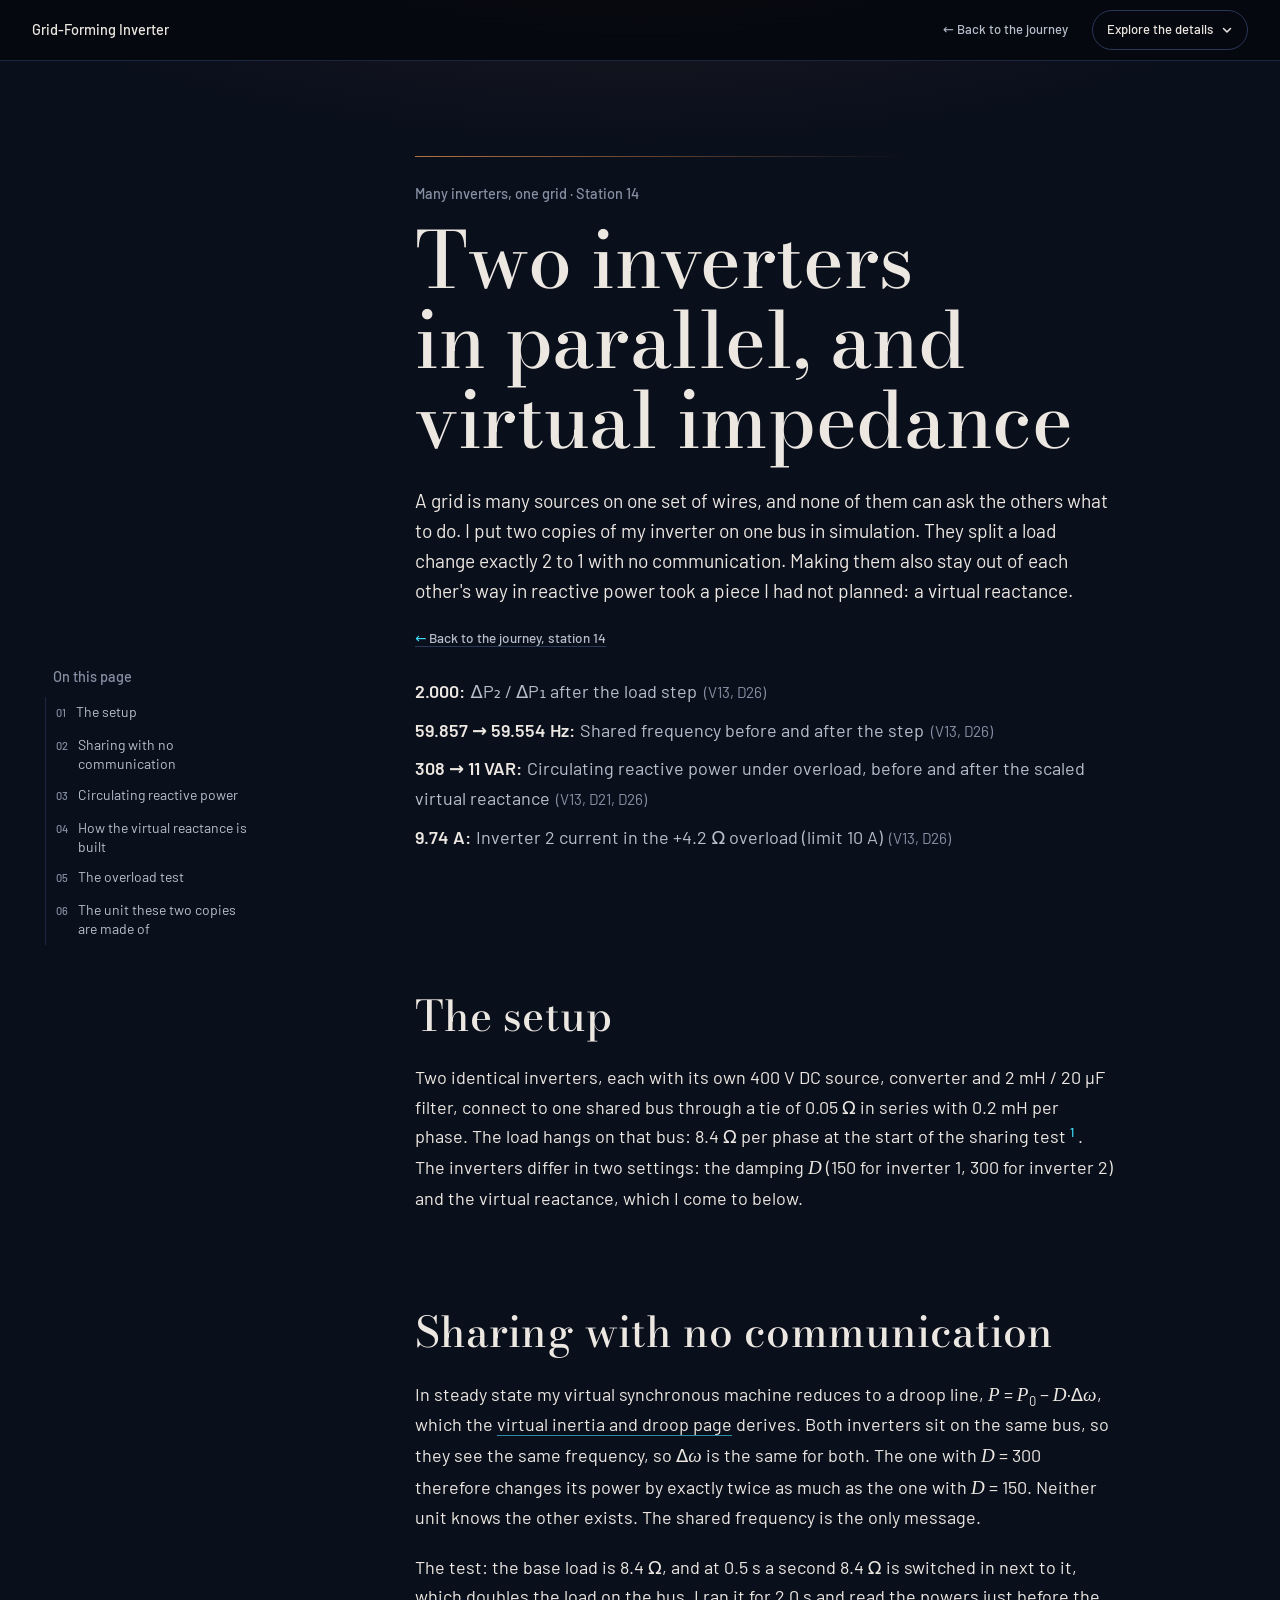
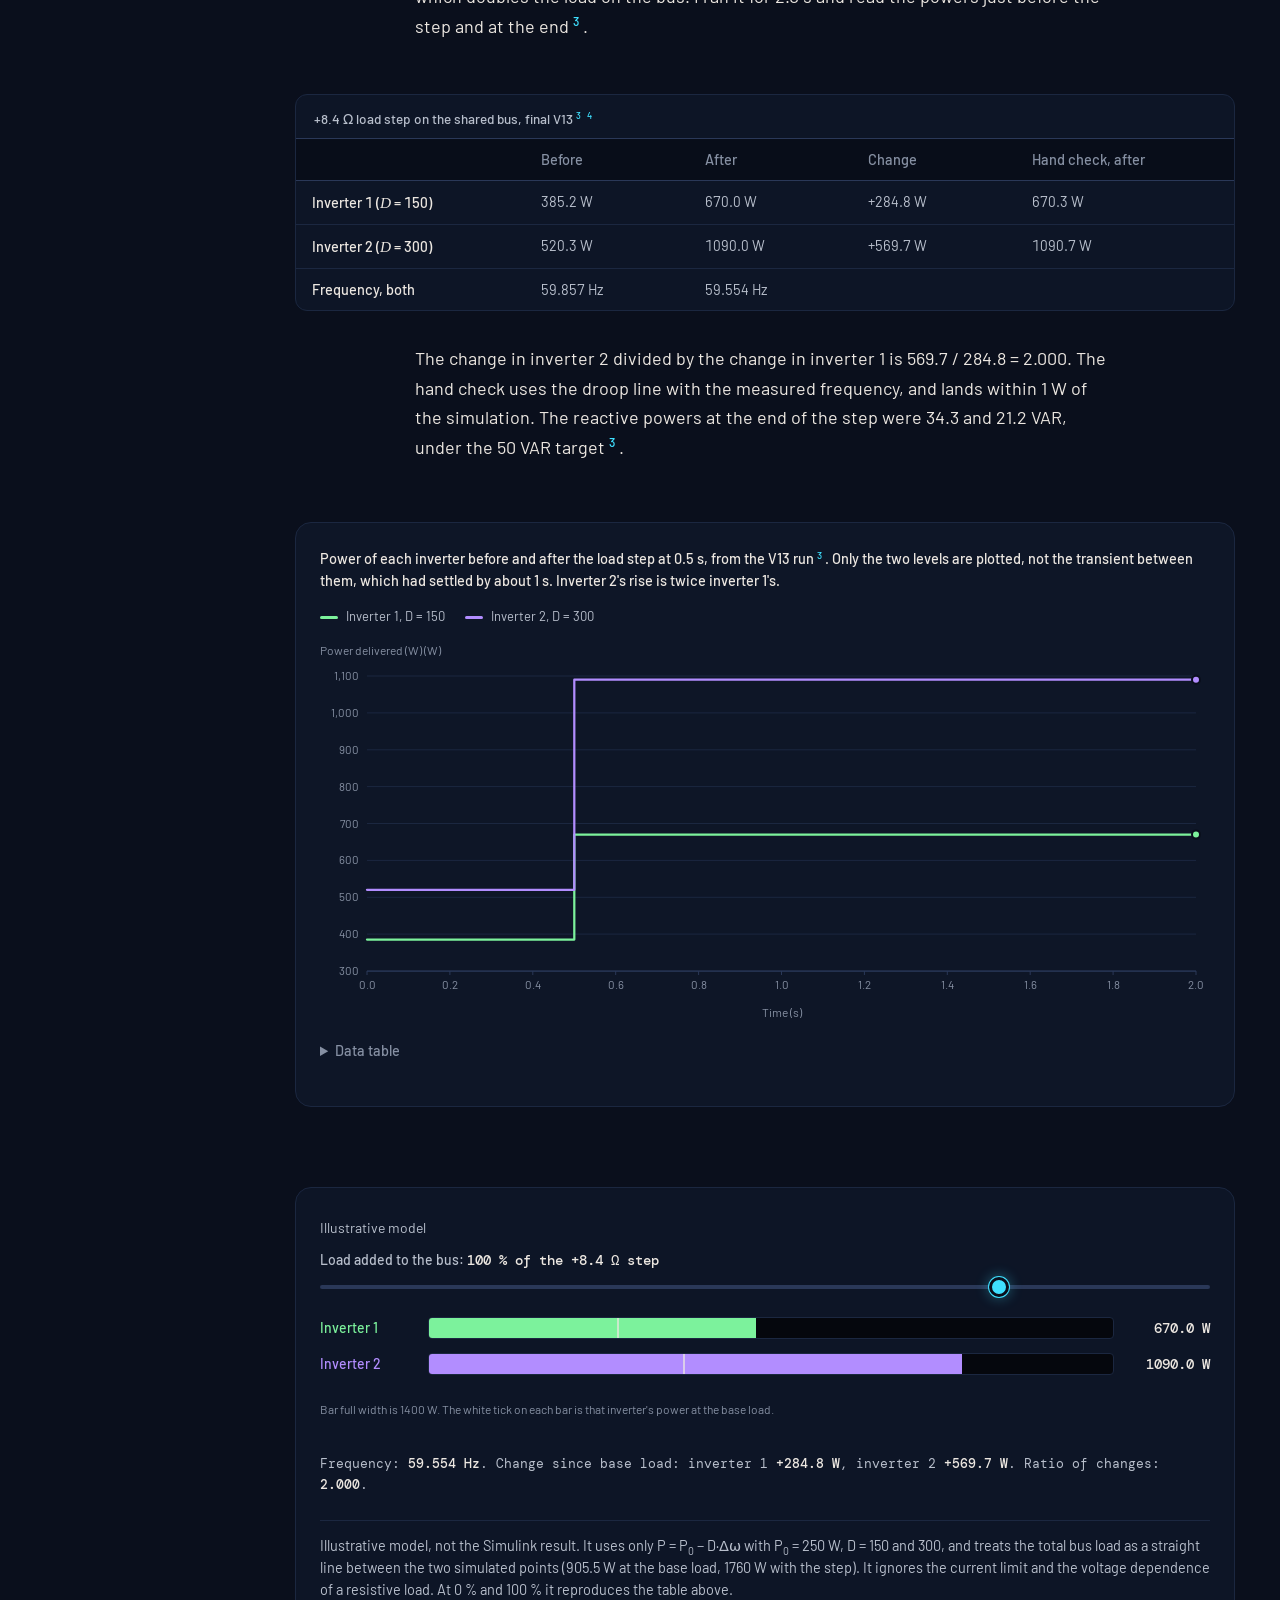
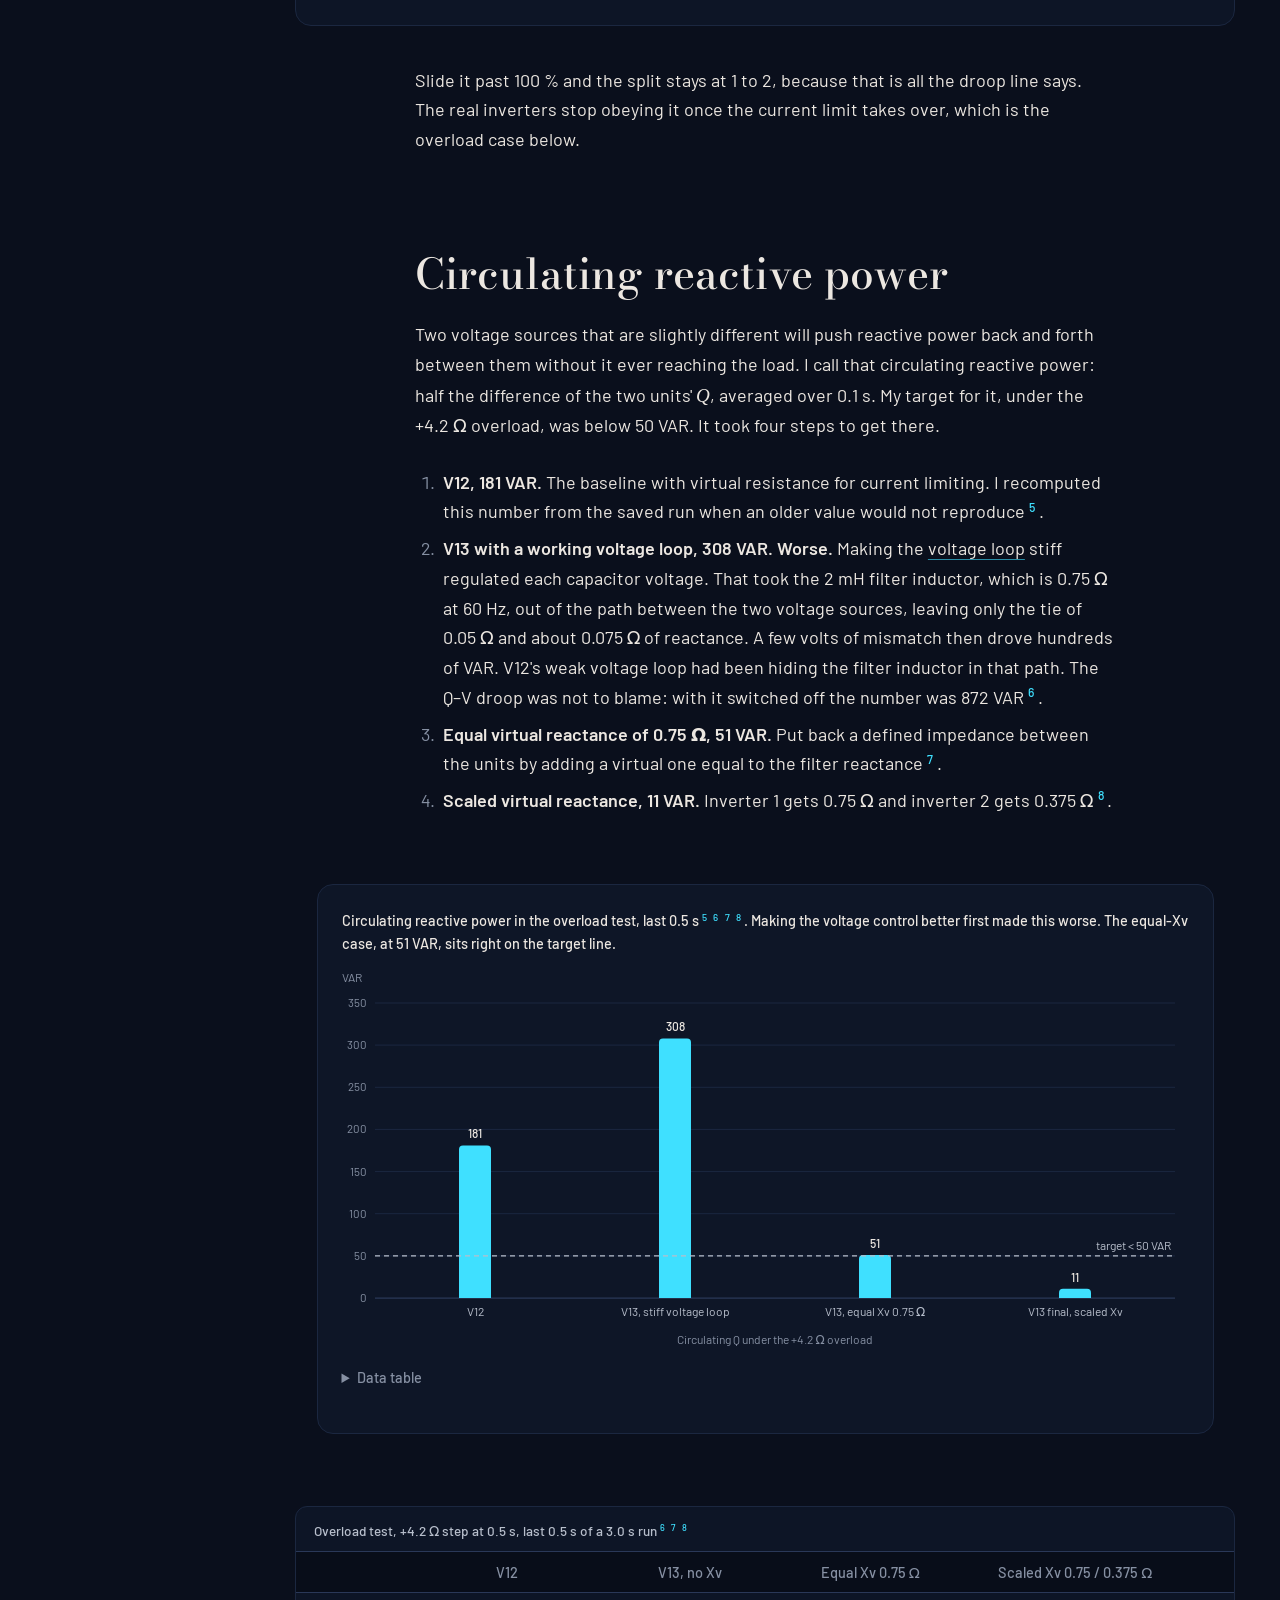
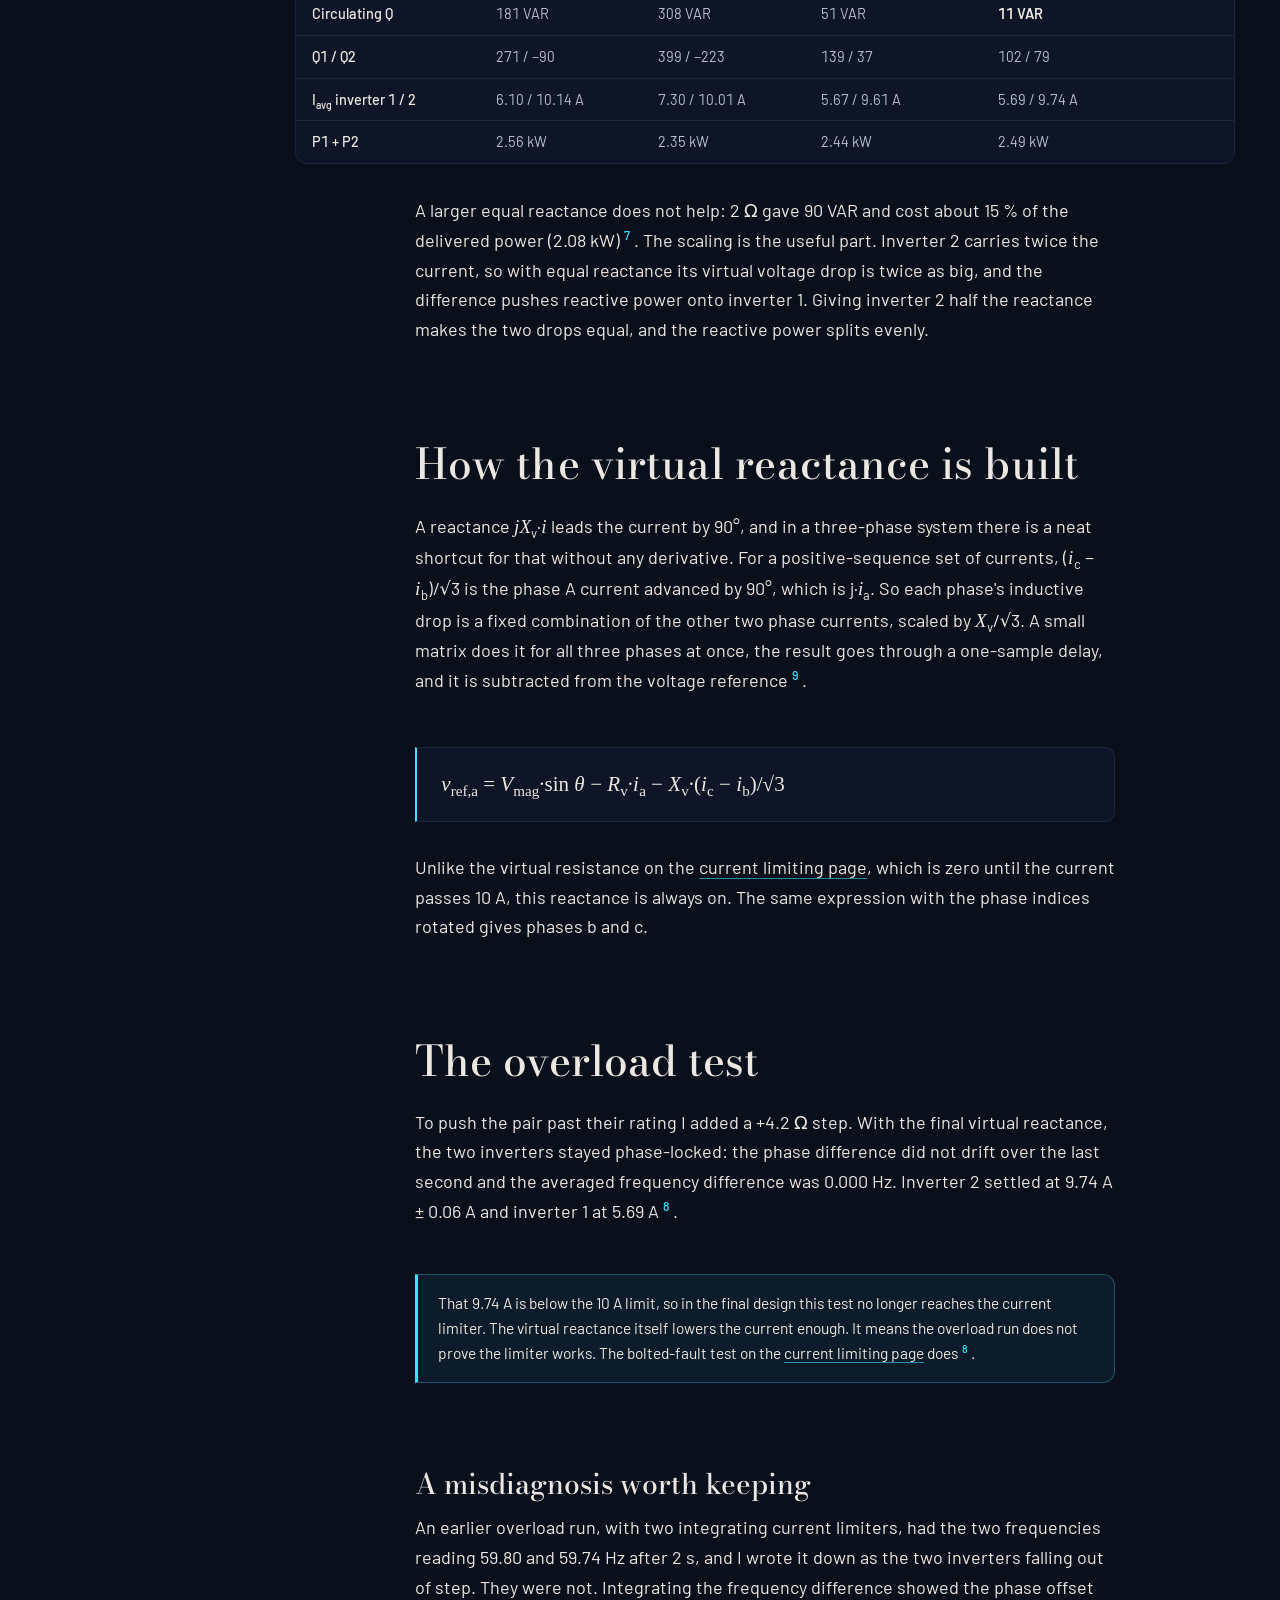
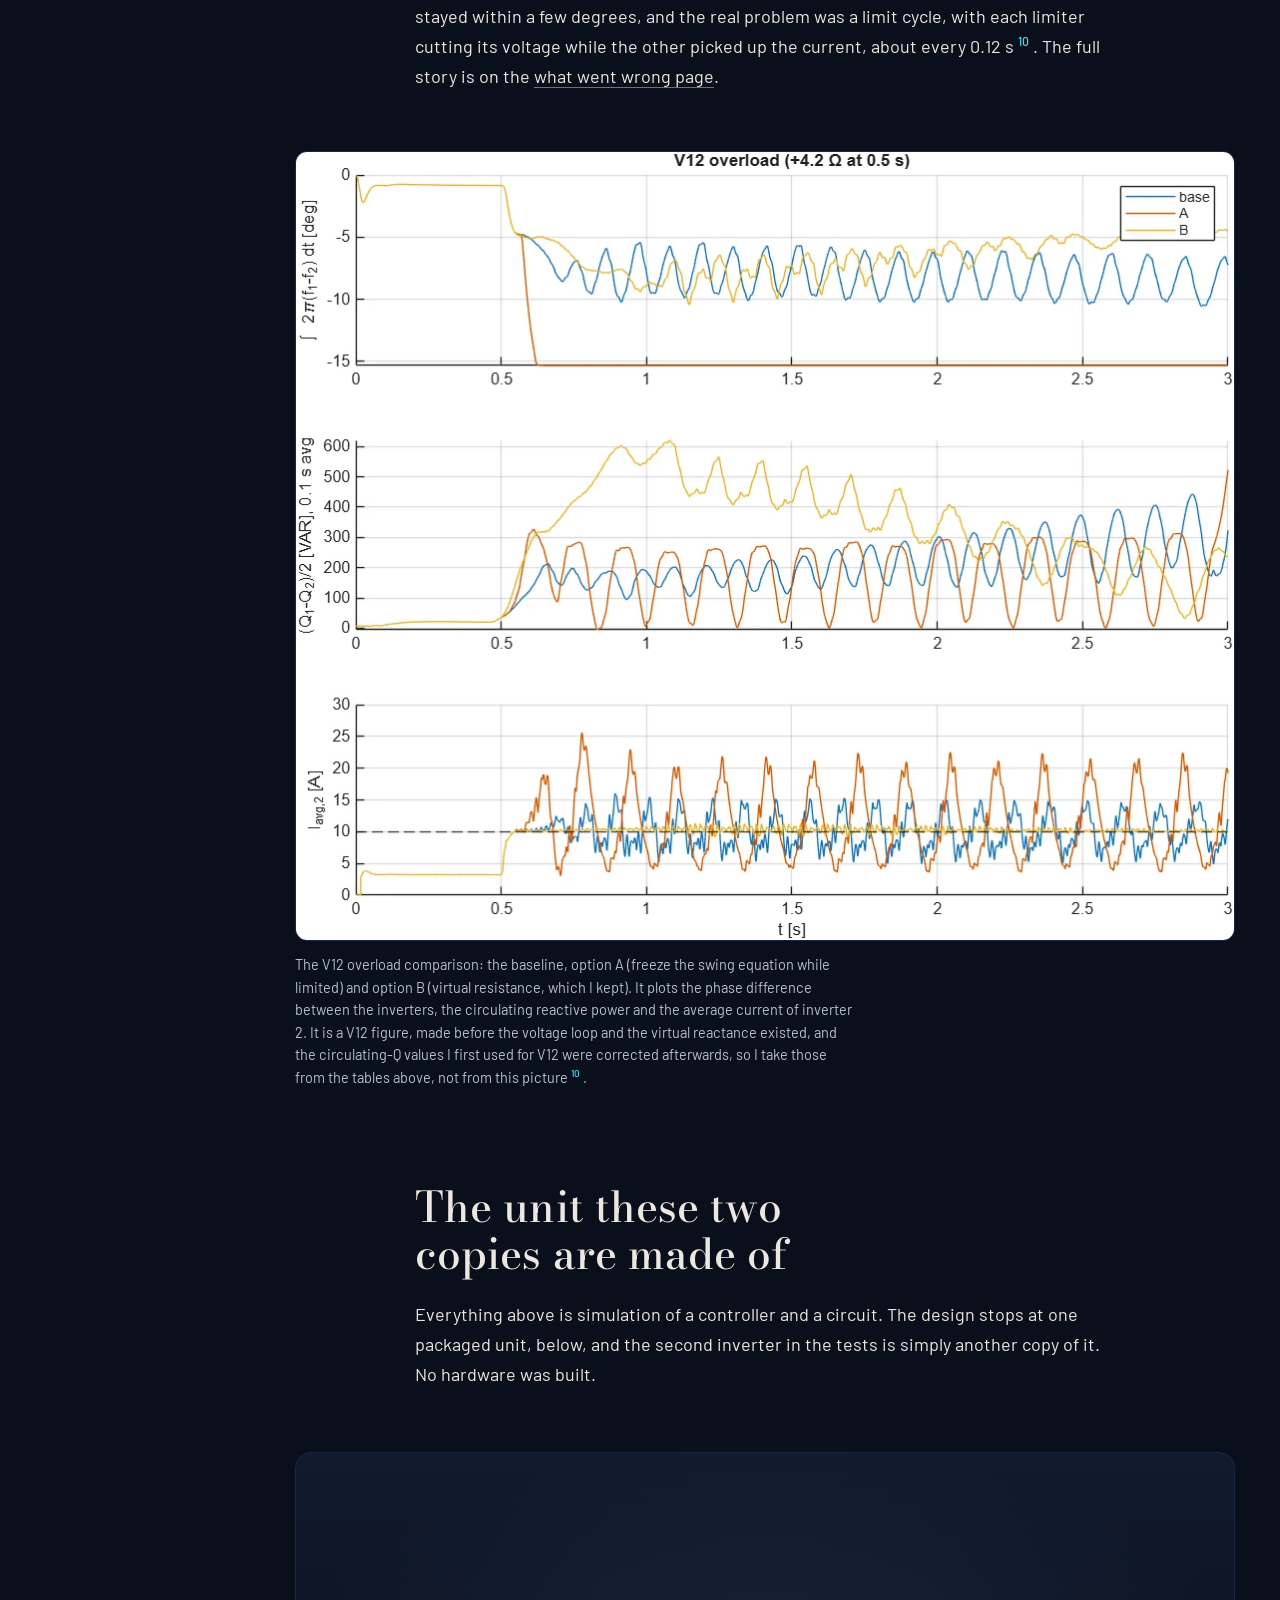
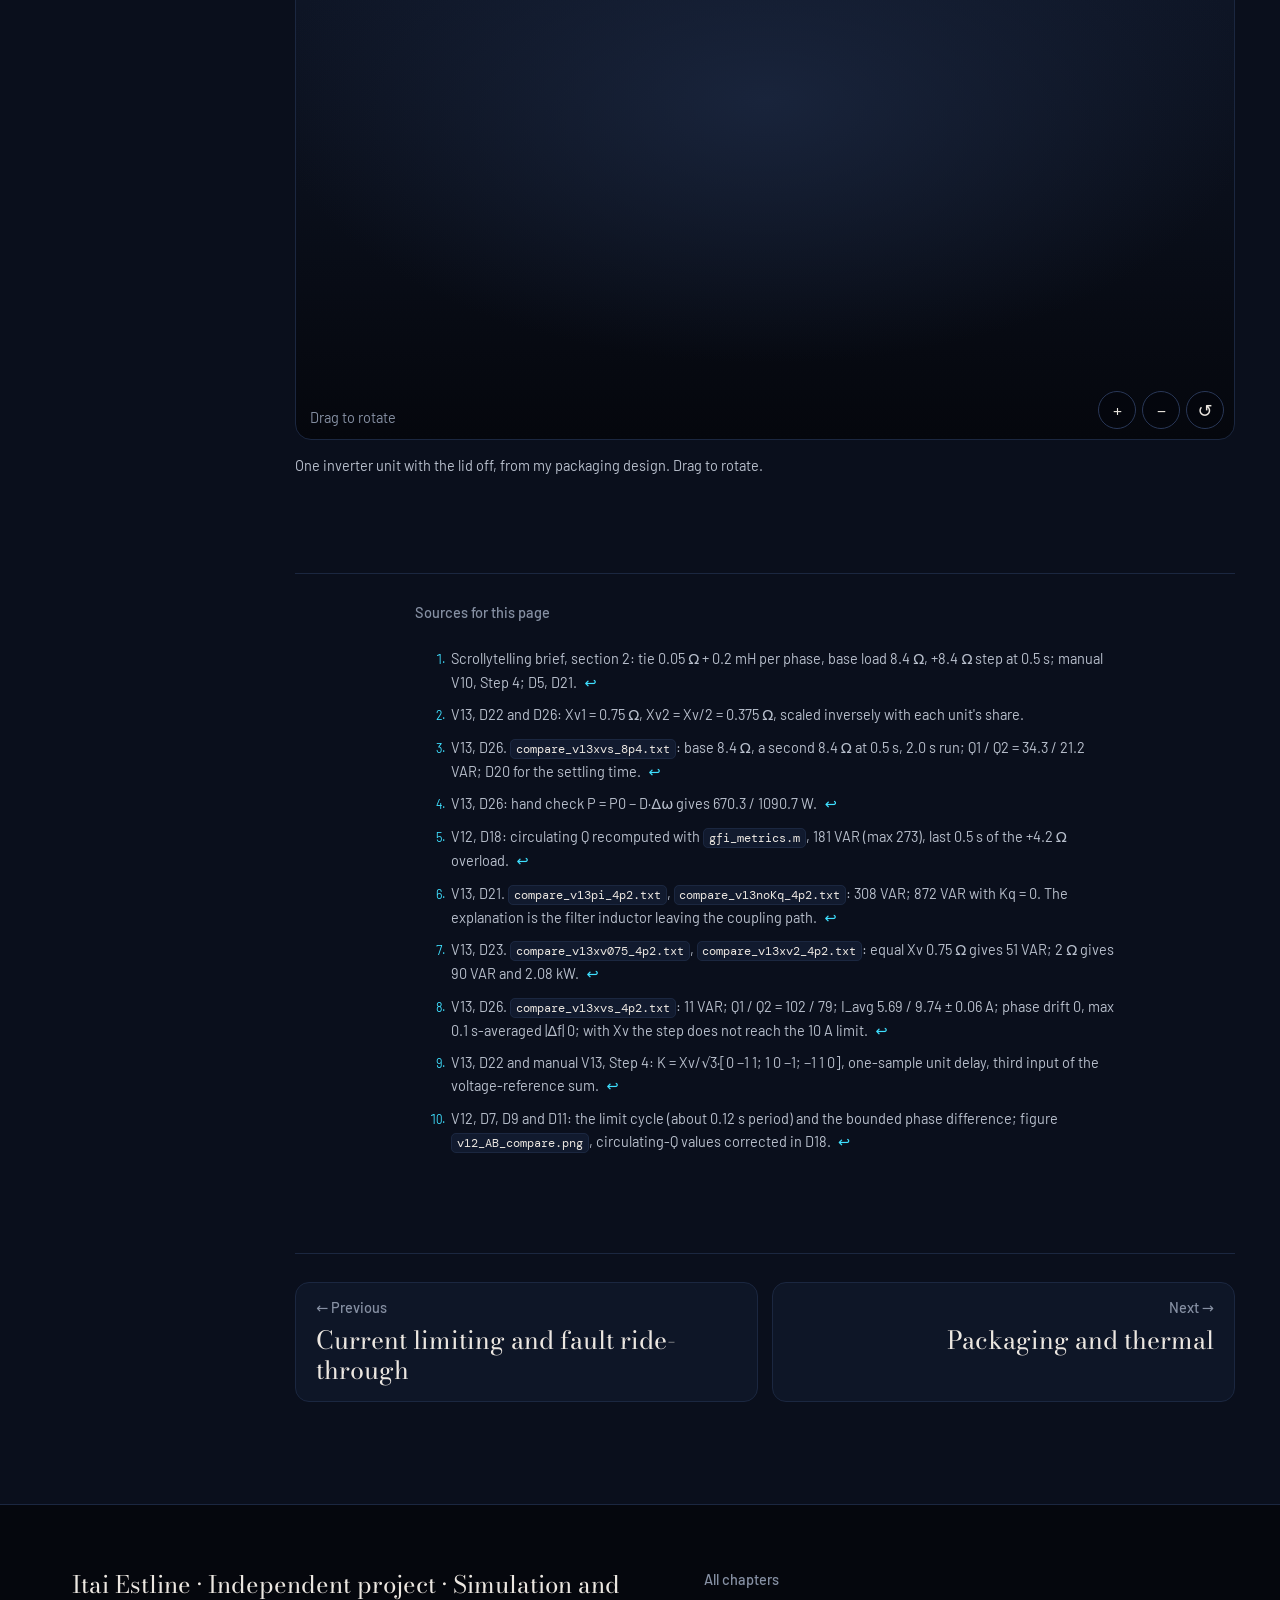
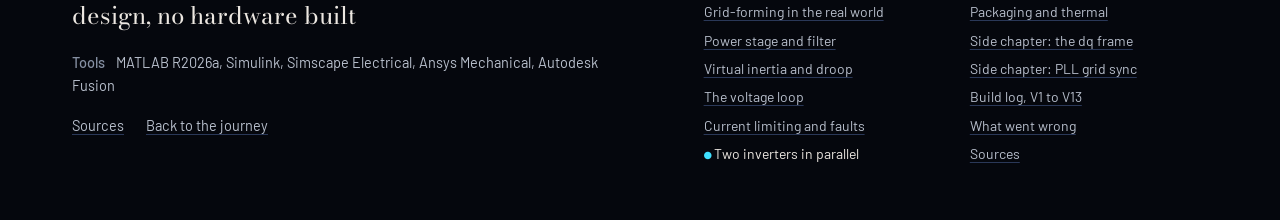
<file: parallel.html>
<!doctype html>
<html lang="en">
<head>
  <meta charset="utf-8">
  <meta name="viewport" content="width=device-width, initial-scale=1">
  <title>Two inverters in parallel, and virtual impedance · Grid-Forming Inverter</title>
  <meta name="description" content="Two identical grid-forming inverters on one bus share a load step exactly 2 to 1 with no communication, and a scaled virtual reactance cut the circulating reactive power from 308 VAR to 11 VAR.">
  <link rel="stylesheet" href="css/tokens.css">
  <link rel="stylesheet" href="css/detail.css">
  <style>
    /* Page-local styles for the hand-drawn diagram (gd) and the small widget (gw) on this page. */
    .gd-scroll { overflow-x: auto; }
    .gd-scroll:focus-visible { outline: 2px solid var(--ac); outline-offset: 2px; }
    svg.gd { display: block; width: 100%; min-width: 640px; height: auto; }
    svg.gd .box { fill: var(--night-2); stroke: var(--night-4); stroke-width: 1.5; }
    svg.gd .box.inv1 { stroke: var(--inv1); stroke-width: 2.5; }
    svg.gd .box.inv2 { stroke: var(--inv2); stroke-width: 2.5; }
    svg.gd .box.virt { stroke: var(--ctl); stroke-dasharray: 6 5; }
    svg.gd .ln { fill: none; stroke: var(--ink-3); stroke-width: 2; stroke-linecap: round; stroke-linejoin: round; }
    svg.gd .ln.c-ac { stroke: var(--ac); stroke-width: 7; }
    svg.gd .arrowhead { fill: var(--ink-3); }
    svg.gd text { font-family: var(--font-sans); font-size: 14px; fill: var(--ink); stroke: none; }
    svg.gd text.sub { font-family: var(--font-mono); font-size: 12px; fill: var(--ink-2); }
    svg.gd text.lbl { font-size: 12px; fill: var(--ink-3); }
    svg.gd text.c-inv1 { fill: var(--inv1); }
    svg.gd text.c-inv2 { fill: var(--inv2); }
    svg.gd text.c-ctl { fill: var(--ctl); }
    svg.gd text.c-ac { fill: var(--ac); }

    .gw { display: grid; gap: var(--s-4); }
    .gw-controls { display: flex; flex-wrap: wrap; gap: var(--s-4) var(--s-5); align-items: flex-end; }
    .gw-field { display: grid; gap: 6px; flex: 1 1 280px; font: 500 14px/1.3 var(--font-sans); color: var(--ink-2); }
    .gw-field output { font-family: var(--font-mono); color: var(--ink); }
    .gw input[type="range"] { width: 100%; accent-color: var(--ac); min-height: 28px; }
    .gw input:focus-visible { outline: 2px solid var(--ac); outline-offset: 3px; }
    .pb { display: grid; gap: 14px; }
    .pb-row { display: grid; grid-template-columns: 96px 1fr 84px; gap: 12px; align-items: center; font: 500 14px/1.2 var(--font-sans); color: var(--ink-2); }
    .pb-row .pb-name.inv1 { color: var(--inv1); }
    .pb-row .pb-name.inv2 { color: var(--inv2); }
    .pb-track { position: relative; height: 22px; background: var(--night-0); border: 1px solid var(--night-3); border-radius: 4px; overflow: hidden; }
    .pb-fill { position: absolute; left: 0; top: 0; bottom: 0; width: 0; }
    .pb-fill.inv1 { background: var(--inv1); }
    .pb-fill.inv2 { background: var(--inv2); }
    .pb-tick { position: absolute; top: 0; bottom: 0; width: 2px; background: var(--ink); opacity: 0.7; }
    .pb-val { font-family: var(--font-mono); color: var(--ink); text-align: right; }
    @media (prefers-reduced-motion: no-preference) { .pb-fill { transition: width 120ms ease-out; } }
    .gw-readout { margin: 0; font: 13px/1.6 var(--font-mono); color: var(--ink-2); }
    .gw-readout b { color: var(--ink); font-weight: 500; }
    .pb-legend { margin: 0; font: 12px/1.4 var(--font-sans); color: var(--ink-3); }
  </style>
  <script type="importmap">{ "imports": { "three": "./vendor/three/three.module.js", "three/addons/": "./vendor/three/addons/" } }</script>
  <script type="module" src="js/detail/detail.js"></script>
</head>
<body class="detail" data-page="parallel">
  <a class="skip-link" href="#main">Skip to content</a>
  <header class="site-header" data-site-header></header>
  <main id="main">
    <article class="page">
      <header class="page-head">
        <p class="eyebrow">Many inverters, one grid · Station 14</p>
        <h1>Two inverters in parallel, and virtual impedance</h1>
        <p class="lede">A grid is many sources on one set of wires, and none of them can ask the others what to do. I put two copies of my inverter on one bus in simulation. They split a load change exactly 2 to 1 with no communication. Making them also stay out of each other's way in reactive power took a piece I had not planned: a virtual reactance.</p>
        <p class="back-links"><a href="index.html#s14">Back to the journey, station 14</a></p>
      </header>

      <div class="results">
        <div class="result"><span class="value">2.000</span><span class="label">ΔP₂ / ΔP₁ after the load step</span><span class="src">V13, D26</span></div>
        <div class="result"><span class="value">59.857 → 59.554 Hz</span><span class="label">Shared frequency before and after the step</span><span class="src">V13, D26</span></div>
        <div class="result"><span class="value">308 → 11 VAR</span><span class="label">Circulating reactive power under overload, before and after the scaled virtual reactance</span><span class="src">V13, D21, D26</span></div>
        <div class="result"><span class="value">9.74 A</span><span class="label">Inverter 2 current in the +4.2 Ω overload (limit 10 A)</span><span class="src">V13, D26</span></div>
      </div>

      <section id="setup">
        <h2>The setup</h2>
        <p>Two identical inverters, each with its own 400 V DC source, converter and 2 mH / 20 µF filter, connect to one shared bus through a tie of 0.05 Ω in series with 0.2 mH per phase. The load hangs on that bus: 8.4 Ω per phase at the start of the sharing test<sup class="fn"><a href="#fn-1" id="fnref-1">1</a></sup>. The inverters differ in two settings: the damping <var>D</var> (150 for inverter 1, 300 for inverter 2) and the virtual reactance, which I come to below.</p>
</section>

      <section id="sharing">
        <h2>Sharing with no communication</h2>
        <p>In steady state my virtual synchronous machine reduces to a droop line, <var>P</var> = <var>P</var><sub>0</sub> − <var>D</var>·Δ<var>ω</var>, which the <a href="inertia-droop.html#droop">virtual inertia and droop page</a> derives. Both inverters sit on the same bus, so they see the same frequency, so Δ<var>ω</var> is the same for both. The one with <var>D</var> = 300 therefore changes its power by exactly twice as much as the one with <var>D</var> = 150. Neither unit knows the other exists. The shared frequency is the only message.</p>
        <p>The test: the base load is 8.4 Ω, and at 0.5 s a second 8.4 Ω is switched in next to it, which doubles the load on the bus. I ran it for 2.0 s and read the powers just before the step and at the end<sup class="fn"><a href="#fn-3" id="fnref-3">3</a></sup>.</p>

        <div class="table-wrap"><table class="data">
          <caption>+8.4 Ω load step on the shared bus, final V13<sup class="fn"><a href="#fn-3">3</a></sup><sup class="fn"><a href="#fn-4" id="fnref-4">4</a></sup></caption>
          <thead><tr><th scope="col"></th><th scope="col">Before</th><th scope="col">After</th><th scope="col">Change</th><th scope="col">Hand check, after</th></tr></thead>
          <tbody>
            <tr><th scope="row">Inverter 1 (<var>D</var> = 150)</th><td>385.2 W</td><td>670.0 W</td><td>+284.8 W</td><td>670.3 W</td></tr>
            <tr><th scope="row">Inverter 2 (<var>D</var> = 300)</th><td>520.3 W</td><td>1090.0 W</td><td>+569.7 W</td><td>1090.7 W</td></tr>
            <tr><th scope="row">Frequency, both</th><td>59.857 Hz</td><td>59.554 Hz</td><td></td><td></td></tr>
          </tbody>
        </table></div>

        <p>The change in inverter 2 divided by the change in inverter 1 is 569.7 / 284.8 = 2.000. The hand check uses the droop line with the measured frequency, and lands within 1 W of the simulation. The reactive powers at the end of the step were 34.3 and 21.2 VAR, under the 50 VAR target<sup class="fn"><a href="#fn-3">3</a></sup>.</p>

        <figure class="chart" data-chart='{"type":"step","unit":"W","xLabel":"Time (s)","yLabel":"Power delivered (W)","x":[0,0.5,2.0],"series":[{"name":"Inverter 1, D = 150","tone":"inv1","values":[385.2,670.0,670.0]},{"name":"Inverter 2, D = 300","tone":"inv2","values":[520.3,1090.0,1090.0]}]}'>
          <figcaption>Power of each inverter before and after the load step at 0.5 s, from the V13 run<sup class="fn"><a href="#fn-3">3</a></sup>. Only the two levels are plotted, not the transient between them, which had settled by about 1 s. Inverter 2's rise is twice inverter 1's.</figcaption>
        </figure>

        <figure class="widget" data-illustrative id="w-share">
          <div class="gw">
            <div class="gw-controls">
              <label class="gw-field" for="sh-load">
                <span>Load added to the bus: <output id="sh-out" for="sh-load">100 % of the +8.4 Ω step</output></span>
                <input type="range" id="sh-load" min="0" max="130" step="1" value="100" aria-valuetext="100 percent of the 8.4 ohm step">
              </label>
            </div>
            <div class="pb" id="sh-bars">
              <div class="pb-row"><span class="pb-name inv1">Inverter 1</span><span class="pb-track"><span class="pb-fill inv1" id="sh-f1"></span><span class="pb-tick" id="sh-t1" title="Base load"></span></span><span class="pb-val" id="sh-v1">0 W</span></div>
              <div class="pb-row"><span class="pb-name inv2">Inverter 2</span><span class="pb-track"><span class="pb-fill inv2" id="sh-f2"></span><span class="pb-tick" id="sh-t2" title="Base load"></span></span><span class="pb-val" id="sh-v2">0 W</span></div>
            </div>
            <p class="pb-legend">Bar full width is 1400 W. The white tick on each bar is that inverter's power at the base load.</p>
            <p class="gw-readout" id="sh-readout" aria-live="polite">This widget needs JavaScript. At 100 % the inverters deliver 670 W and 1090 W at 59.554 Hz.</p>
          </div>
          <figcaption>Illustrative model, not the Simulink result. It uses only P = P<sub>0</sub> − D·Δω with P<sub>0</sub> = 250 W, D = 150 and 300, and treats the total bus load as a straight line between the two simulated points (905.5 W at the base load, 1760 W with the step). It ignores the current limit and the voltage dependence of a resistive load. At 0 % and 100 % it reproduces the table above.</figcaption>
        </figure>

        <p>Slide it past 100 % and the split stays at 1 to 2, because that is all the droop line says. The real inverters stop obeying it once the current limit takes over, which is the overload case below.</p>
      </section>

      <section id="circulating">
        <h2>Circulating reactive power</h2>
        <p>Two voltage sources that are slightly different will push reactive power back and forth between them without it ever reaching the load. I call that circulating reactive power: half the difference of the two units' <var>Q</var>, averaged over 0.1 s. My target for it, under the +4.2 Ω overload, was below 50 VAR. It took four steps to get there.</p>
        <ol>
          <li><strong>V12, 181 VAR.</strong> The baseline with virtual resistance for current limiting. I recomputed this number from the saved run when an older value would not reproduce<sup class="fn"><a href="#fn-5" id="fnref-5">5</a></sup>.</li>
          <li><strong>V13 with a working voltage loop, 308 VAR. Worse.</strong> Making the <a href="voltage-loop.html">voltage loop</a> stiff regulated each capacitor voltage. That took the 2 mH filter inductor, which is 0.75 Ω at 60 Hz, out of the path between the two voltage sources, leaving only the tie of 0.05 Ω and about 0.075 Ω of reactance. A few volts of mismatch then drove hundreds of VAR. V12's weak voltage loop had been hiding the filter inductor in that path. The Q–V droop was not to blame: with it switched off the number was 872 VAR<sup class="fn"><a href="#fn-6" id="fnref-6">6</a></sup>.</li>
          <li><strong>Equal virtual reactance of 0.75 Ω, 51 VAR.</strong> Put back a defined impedance between the units by adding a virtual one equal to the filter reactance<sup class="fn"><a href="#fn-7" id="fnref-7">7</a></sup>.</li>
          <li><strong>Scaled virtual reactance, 11 VAR.</strong> Inverter 1 gets 0.75 Ω and inverter 2 gets 0.375 Ω<sup class="fn"><a href="#fn-8" id="fnref-8">8</a></sup>.</li>
        </ol>

        <figure class="chart" data-chart='{"type":"bar","unit":"VAR","xLabel":"Circulating Q under the +4.2 Ω overload","categories":["V12","V13, stiff voltage loop","V13, equal Xv 0.75 Ω","V13 final, scaled Xv"],"series":[{"name":"Circulating Q","tone":"ac","values":[181,308,51,11]}],"target":{"value":50,"label":"target < 50 VAR"}}'>
          <figcaption>Circulating reactive power in the overload test, last 0.5 s<sup class="fn"><a href="#fn-5">5</a></sup><sup class="fn"><a href="#fn-6">6</a></sup><sup class="fn"><a href="#fn-7">7</a></sup><sup class="fn"><a href="#fn-8">8</a></sup>. Making the voltage control better first made this worse. The equal-Xv case, at 51 VAR, sits right on the target line.</figcaption>
        </figure>

        <div class="table-wrap"><table class="data">
          <caption>Overload test, +4.2 Ω step at 0.5 s, last 0.5 s of a 3.0 s run<sup class="fn"><a href="#fn-6">6</a></sup><sup class="fn"><a href="#fn-7">7</a></sup><sup class="fn"><a href="#fn-8">8</a></sup></caption>
          <thead><tr><th scope="col"></th><th scope="col">V12</th><th scope="col">V13, no Xv</th><th scope="col">Equal Xv 0.75 Ω</th><th scope="col">Scaled Xv 0.75 / 0.375 Ω</th></tr></thead>
          <tbody>
            <tr><th scope="row">Circulating Q</th><td>181 VAR</td><td>308 VAR</td><td>51 VAR</td><td><b>11 VAR</b></td></tr>
            <tr><th scope="row">Q1 / Q2</th><td>271 / −90</td><td>399 / −223</td><td>139 / 37</td><td>102 / 79</td></tr>
            <tr><th scope="row">I<sub>avg</sub> inverter 1 / 2</th><td>6.10 / 10.14 A</td><td>7.30 / 10.01 A</td><td>5.67 / 9.61 A</td><td>5.69 / 9.74 A</td></tr>
            <tr><th scope="row">P1 + P2</th><td>2.56 kW</td><td>2.35 kW</td><td>2.44 kW</td><td>2.49 kW</td></tr>
          </tbody>
        </table></div>
        <p>A larger equal reactance does not help: 2 Ω gave 90 VAR and cost about 15 % of the delivered power (2.08 kW)<sup class="fn"><a href="#fn-7">7</a></sup>. The scaling is the useful part. Inverter 2 carries twice the current, so with equal reactance its virtual voltage drop is twice as big, and the difference pushes reactive power onto inverter 1. Giving inverter 2 half the reactance makes the two drops equal, and the reactive power splits evenly.</p>
      </section>

      <section id="virtual-reactance">
        <h2>How the virtual reactance is built</h2>
        <p>A reactance <var>jX</var><sub>v</sub>·<var>i</var> leads the current by 90°, and in a three-phase system there is a neat shortcut for that without any derivative. For a positive-sequence set of currents, (<var>i</var><sub>c</sub> − <var>i</var><sub>b</sub>)/√3 is the phase A current advanced by 90°, which is j·<var>i</var><sub>a</sub>. So each phase's inductive drop is a fixed combination of the other two phase currents, scaled by <var>X</var><sub>v</sub>/√3. A small matrix does it for all three phases at once, the result goes through a one-sample delay, and it is subtracted from the voltage reference<sup class="fn"><a href="#fn-9" id="fnref-9">9</a></sup>.</p>
        <p class="eq"><var>v</var><sub>ref,a</sub> = <var>V</var><sub>mag</sub>·sin <var>θ</var> − <var>R</var><sub>v</sub>·<var>i</var><sub>a</sub> − <var>X</var><sub>v</sub>·(<var>i</var><sub>c</sub> − <var>i</var><sub>b</sub>)/√3</p>
        <p>Unlike the virtual resistance on the <a href="current-limiting.html">current limiting page</a>, which is zero until the current passes 10 A, this reactance is always on. The same expression with the phase indices rotated gives phases b and c.</p>
      </section>

      <section id="overload">
        <h2>The overload test</h2>
        <p>To push the pair past their rating I added a +4.2 Ω step. With the final virtual reactance, the two inverters stayed phase-locked: the phase difference did not drift over the last second and the averaged frequency difference was 0.000 Hz. Inverter 2 settled at 9.74 A ± 0.06 A and inverter 1 at 5.69 A<sup class="fn"><a href="#fn-8">8</a></sup>.</p>
        <aside class="note">That 9.74 A is below the 10 A limit, so in the final design this test no longer reaches the current limiter. The virtual reactance itself lowers the current enough. It means the overload run does not prove the limiter works. The bolted-fault test on the <a href="current-limiting.html">current limiting page</a> does<sup class="fn"><a href="#fn-8">8</a></sup>.</aside>

        <h3>A misdiagnosis worth keeping</h3>
        <p>An earlier overload run, with two integrating current limiters, had the two frequencies reading 59.80 and 59.74 Hz after 2 s, and I wrote it down as the two inverters falling out of step. They were not. Integrating the frequency difference showed the phase offset stayed within a few degrees, and the real problem was a limit cycle, with each limiter cutting its voltage while the other picked up the current, about every 0.12 s<sup class="fn"><a href="#fn-10" id="fnref-10">10</a></sup>. The full story is on the <a href="what-went-wrong.html">what went wrong page</a>.</p>

        <figure class="img"><img src="assets/img/v12_ab_compare.webp" alt="MATLAB plot comparing the V12 overload options: phase difference between the two inverters, circulating reactive power, and the average current of inverter 2, for the baseline, option A and option B." loading="lazy" width="940" height="790"><figcaption>The V12 overload comparison: the baseline, option A (freeze the swing equation while limited) and option B (virtual resistance, which I kept). It plots the phase difference between the inverters, the circulating reactive power and the average current of inverter 2. It is a V12 figure, made before the voltage loop and the virtual reactance existed, and the circulating-Q values I first used for V12 were corrected afterwards, so I take those from the tables above, not from this picture<sup class="fn"><a href="#fn-10">10</a></sup>.</figcaption></figure>
      </section>

      <section id="unit">
        <h2>The unit these two copies are made of</h2>
        <p>Everything above is simulation of a controller and a circuit. The design stops at one packaged unit, below, and the second inverter in the tests is simply another copy of it. No hardware was built.</p>
        <figure class="part-viewer" data-model="assets/models/inverter/unit.glb"
                data-poster="assets/renders/unit_open.webp" data-tier="A">
          <figcaption>One inverter unit with the lid off, from my packaging design. Drag to rotate.</figcaption>
        </figure>
      </section>

      <section class="footnotes" aria-label="Sources for this page"><h2>Sources for this page</h2>
        <ol>
          <li id="fn-1">Scrollytelling brief, section 2: tie 0.05 Ω + 0.2 mH per phase, base load 8.4 Ω, +8.4 Ω step at 0.5 s; manual V10, Step 4; D5, D21. <a href="#fnref-1" aria-label="Back to text">↩</a></li>
          <li id="fn-2">V13, D22 and D26: Xv1 = 0.75 Ω, Xv2 = Xv/2 = 0.375 Ω, scaled inversely with each unit's share.</li>
          <li id="fn-3">V13, D26. <code>compare_v13xvs_8p4.txt</code>: base 8.4 Ω, a second 8.4 Ω at 0.5 s, 2.0 s run; Q1 / Q2 = 34.3 / 21.2 VAR; D20 for the settling time. <a href="#fnref-3" aria-label="Back to text">↩</a></li>
          <li id="fn-4">V13, D26: hand check P = P0 − D·Δω gives 670.3 / 1090.7 W. <a href="#fnref-4" aria-label="Back to text">↩</a></li>
          <li id="fn-5">V12, D18: circulating Q recomputed with <code>gfi_metrics.m</code>, 181 VAR (max 273), last 0.5 s of the +4.2 Ω overload. <a href="#fnref-5" aria-label="Back to text">↩</a></li>
          <li id="fn-6">V13, D21. <code>compare_v13pi_4p2.txt</code>, <code>compare_v13noKq_4p2.txt</code>: 308 VAR; 872 VAR with Kq = 0. The explanation is the filter inductor leaving the coupling path. <a href="#fnref-6" aria-label="Back to text">↩</a></li>
          <li id="fn-7">V13, D23. <code>compare_v13xv075_4p2.txt</code>, <code>compare_v13xv2_4p2.txt</code>: equal Xv 0.75 Ω gives 51 VAR; 2 Ω gives 90 VAR and 2.08 kW. <a href="#fnref-7" aria-label="Back to text">↩</a></li>
          <li id="fn-8">V13, D26. <code>compare_v13xvs_4p2.txt</code>: 11 VAR; Q1 / Q2 = 102 / 79; I_avg 5.69 / 9.74 ± 0.06 A; phase drift 0, max 0.1 s-averaged |Δf| 0; with Xv the step does not reach the 10 A limit. <a href="#fnref-8" aria-label="Back to text">↩</a></li>
          <li id="fn-9">V13, D22 and manual V13, Step 4: K = Xv/√3·[0 −1 1; 1 0 −1; −1 1 0], one-sample unit delay, third input of the voltage-reference sum. <a href="#fnref-9" aria-label="Back to text">↩</a></li>
          <li id="fn-10">V12, D7, D9 and D11: the limit cycle (about 0.12 s period) and the bounded phase difference; figure <code>v12_AB_compare.png</code>, circulating-Q values corrected in D18. <a href="#fnref-10" aria-label="Back to text">↩</a></li>
        </ol>
      </section>

      <nav class="pager"><a rel="prev" href="current-limiting.html">Current limiting and fault ride-through</a><a rel="next" href="packaging-thermal.html">Packaging and thermal</a></nav>
    </article>
  </main>
  <footer class="site-footer" data-site-footer></footer>

  <script type="module">
    // Illustrative model: steady-state droop P = P0 - D*(w - w0), two units on one bus.
    // The total bus load is interpolated between the two simulated points (base load, +8.4 ohm step).
    const P0 = 250, D1 = 150, D2 = 300, BASE = 385.2 + 520.3, STEPPED = 670.0 + 1090.0, FULL = 1400;
    const slider = document.getElementById('sh-load'), out = document.getElementById('sh-out');
    const f1 = document.getElementById('sh-f1'), f2 = document.getElementById('sh-f2');
    const t1 = document.getElementById('sh-t1'), t2 = document.getElementById('sh-t2');
    const v1 = document.getElementById('sh-v1'), v2 = document.getElementById('sh-v2');
    const readout = document.getElementById('sh-readout');
    const minus = (s) => s.replace('-', '−');

    function solve(load) {
      // load = P1 + P2 = 2*P0 - (D1 + D2)*dw
      const dw = (2 * P0 - load) / (D1 + D2);          // rad/s above nominal (negative when loaded)
      return { dw, p1: P0 - D1 * dw, p2: P0 - D2 * dw, f: 60 + dw / (2 * Math.PI) };
    }
    const base = solve(BASE);
    t1.style.left = (base.p1 / FULL * 100) + '%';
    t2.style.left = (base.p2 / FULL * 100) + '%';

    function draw() {
      const s = parseFloat(slider.value);
      const txt = s + ' % of the +8.4 Ω step';
      out.textContent = txt;
      slider.setAttribute('aria-valuetext', s + ' percent of the 8.4 ohm step');
      const r = solve(BASE + (STEPPED - BASE) * s / 100);
      f1.style.width = Math.min(100, r.p1 / FULL * 100) + '%';
      f2.style.width = Math.min(100, r.p2 / FULL * 100) + '%';
      v1.textContent = r.p1.toFixed(1) + ' W';
      v2.textContent = r.p2.toFixed(1) + ' W';
      const d1 = r.p1 - base.p1, d2 = r.p2 - base.p2;
      const ratio = d1 > 0.05 ? (d2 / d1).toFixed(3) : 'not defined at the base load';
      readout.innerHTML = 'Frequency: <b>' + r.f.toFixed(3) + ' Hz</b>. Change since base load: inverter 1 <b>' + minus((d1 >= 0 ? '+' : '') + d1.toFixed(1)) +
        ' W</b>, inverter 2 <b>' + minus((d2 >= 0 ? '+' : '') + d2.toFixed(1)) + ' W</b>. Ratio of changes: <b>' + ratio + '</b>.';
    }
    slider.addEventListener('input', draw);
    draw();
  </script>
</body>
</html>
</file>
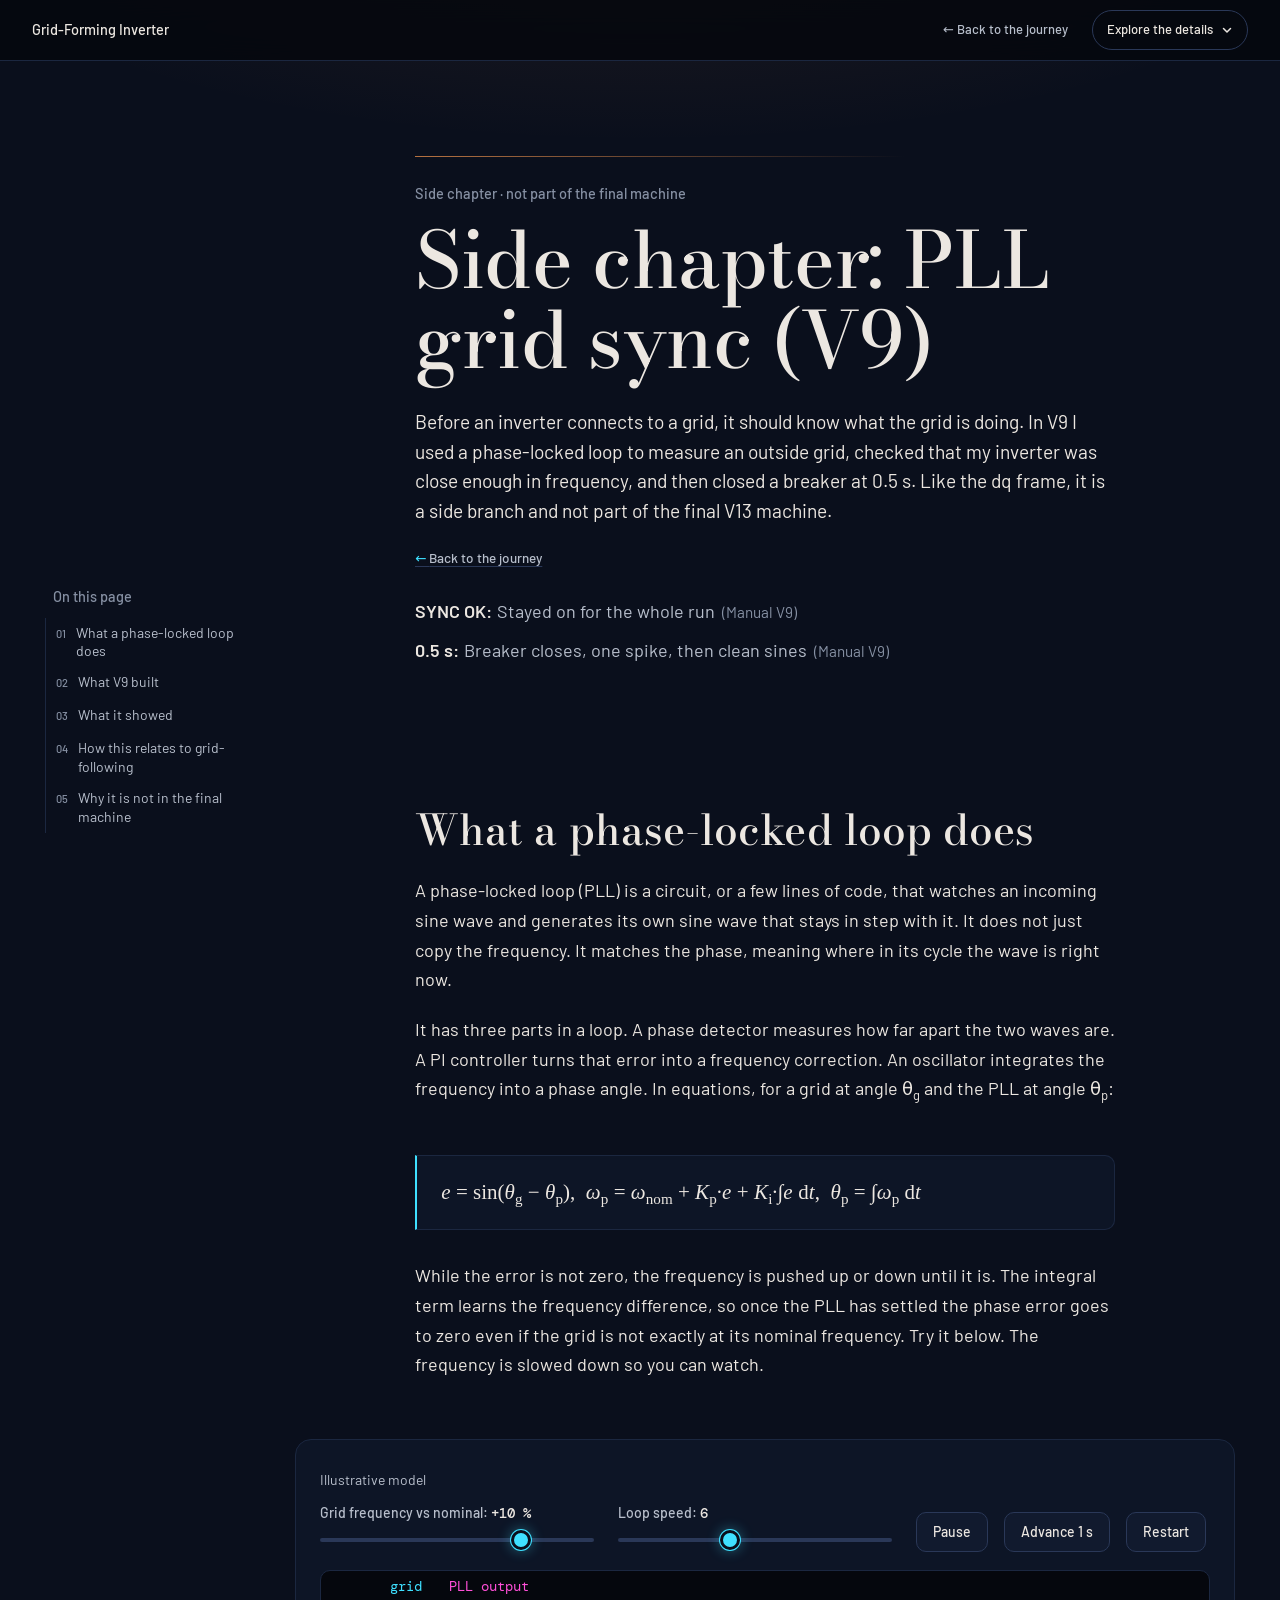
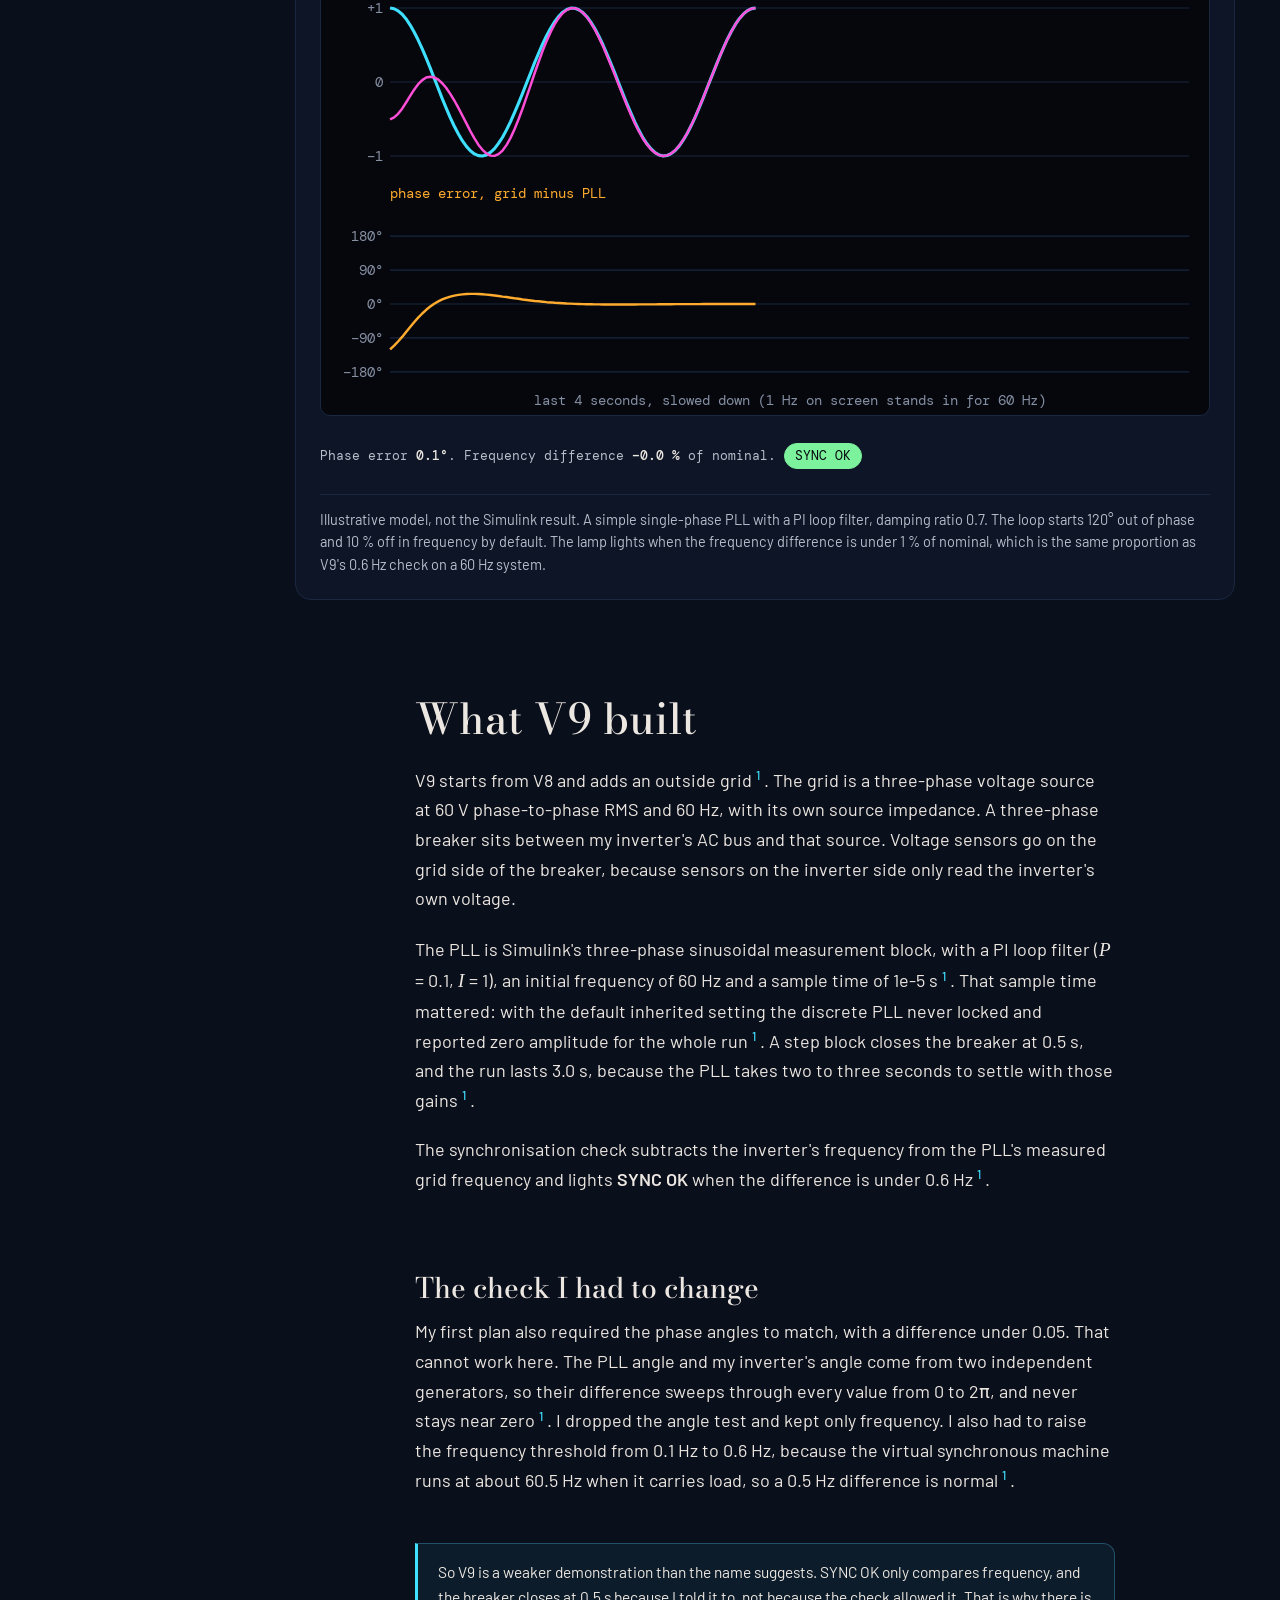
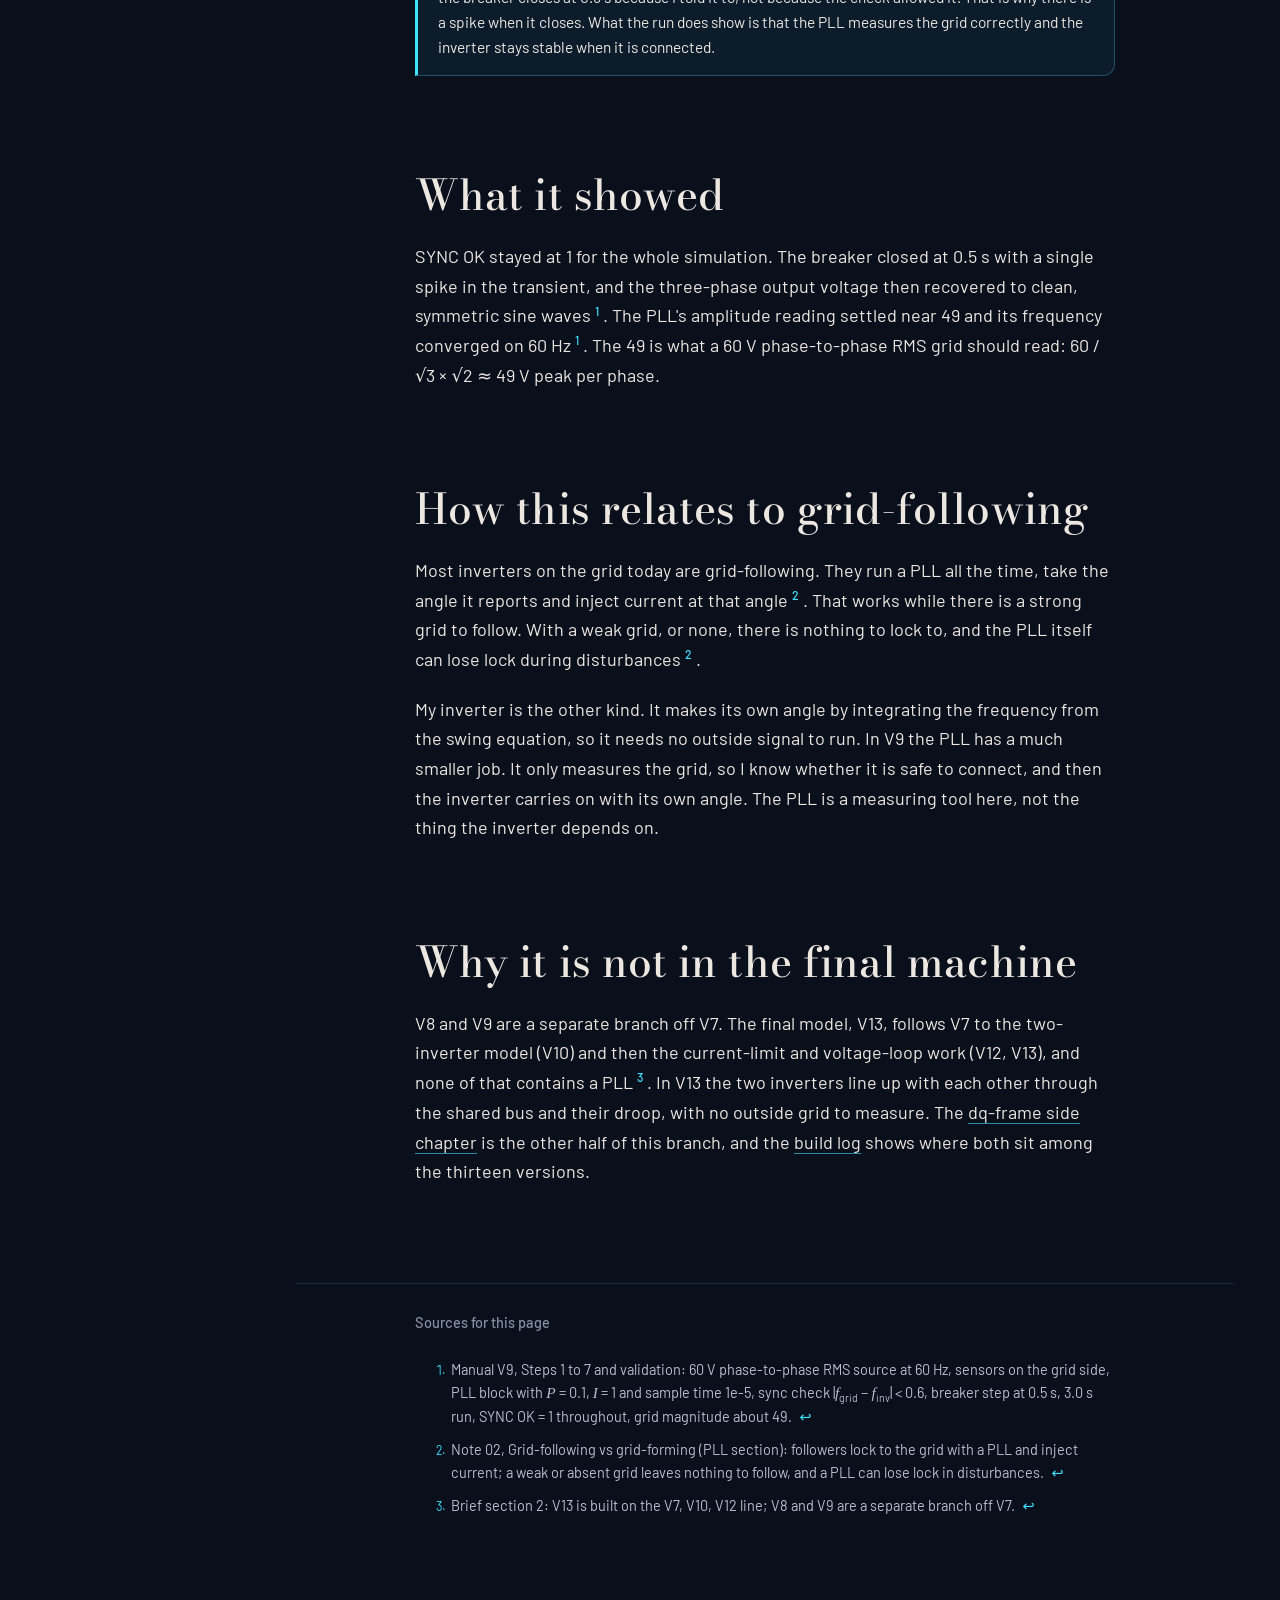
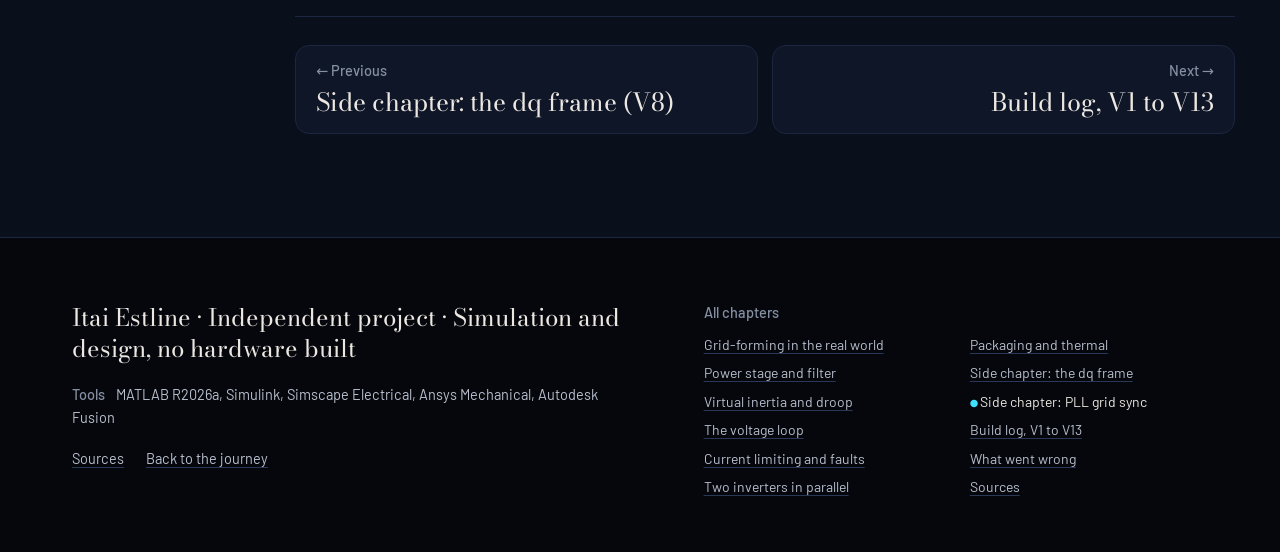
<file: pll.html>
<!doctype html>
<html lang="en">
<head>
  <meta charset="utf-8">
  <meta name="viewport" content="width=device-width, initial-scale=1">
  <title>Side chapter: PLL grid sync (V9) · Grid-Forming Inverter</title>
  <meta name="description" content="What a phase-locked loop does, how my V9 model used one to line up with a grid before closing a breaker, and why it is a side branch and not inside the final V13 machine.">
  <link rel="stylesheet" href="css/tokens.css">
  <link rel="stylesheet" href="css/detail.css">
  <style>
    /* Page-local styles for the PLL widget (gw). */
    .gw { display: grid; gap: var(--s-4); }
    .gw-controls { display: flex; flex-wrap: wrap; gap: var(--s-4) var(--s-5); align-items: flex-end; }
    .gw-field { display: grid; gap: 6px; flex: 1 1 220px; font: 500 14px/1.3 var(--font-sans); color: var(--ink-2); }
    .gw-field output { font-family: var(--font-mono); color: var(--ink); }
    .gw input[type="range"] { width: 100%; accent-color: var(--ac); min-height: 28px; }
    .gw input:focus-visible, .gw button:focus-visible { outline: 2px solid var(--ac); outline-offset: 3px; }
    .gw-btns { display: flex; gap: var(--s-3); }
    .gw-btn { font: 500 14px/1 var(--font-sans); color: var(--ink); background: var(--night-2); border: 1px solid var(--night-4); border-radius: var(--radius); padding: 10px 16px; min-height: 40px; cursor: pointer; }
    .gw-btn:hover { background: var(--night-3); }
    .gw-plot { display: block; width: 100%; height: auto; background: var(--night-0); border: 1px solid var(--night-3); border-radius: var(--radius); }
    .gw-plot text { font-family: var(--font-mono); font-size: 11px; fill: var(--ink-3); stroke: none; }
    .gw-plot .grid { stroke: var(--night-3); stroke-width: 1; fill: none; }
    .gw-plot .band { fill: var(--night-2); stroke: none; }
    .gw-plot .gsig { stroke: var(--ac); stroke-width: 2.5; fill: none; stroke-linejoin: round; }
    .gw-plot .psig { stroke: var(--ctl); stroke-width: 2; fill: none; stroke-linejoin: round; }
    .gw-plot .esig { stroke: var(--dc); stroke-width: 2; fill: none; stroke-linejoin: round; }
    .gw-plot text.t-g { fill: var(--ac); } .gw-plot text.t-p { fill: var(--ctl); } .gw-plot text.t-e { fill: var(--dc); }
    .gw-lamp { display: inline-block; padding: 2px 10px; border-radius: 999px; border: 1px solid var(--night-4); color: var(--ink-3); }
    .gw-lamp.on { color: var(--night-0); background: var(--inv1); border-color: var(--inv1); }
    .gw-readout { margin: 0; font: 13px/1.6 var(--font-mono); color: var(--ink-2); }
    .gw-readout b { color: var(--ink); font-weight: 500; }
  </style>
  <script type="importmap">{ "imports": { "three": "./vendor/three/three.module.js", "three/addons/": "./vendor/three/addons/" } }</script>
  <script type="module" src="js/detail/detail.js"></script>
</head>
<body class="detail" data-page="pll">
  <a class="skip-link" href="#main">Skip to content</a>
  <header class="site-header" data-site-header></header>
  <main id="main">
    <article class="page">
      <header class="page-head">
        <p class="eyebrow">Side chapter · not part of the final machine</p>
        <h1>Side chapter: PLL grid sync (V9)</h1>
        <p class="lede">Before an inverter connects to a grid, it should know what the grid is doing. In V9 I used a phase-locked loop to measure an outside grid, checked that my inverter was close enough in frequency, and then closed a breaker at 0.5 s. Like the dq frame, it is a side branch and not part of the final V13 machine.</p>
        <p class="back-links"><a href="index.html">Back to the journey</a></p>
      </header>

      <div class="results">
        <div class="result"><span class="value">SYNC OK</span><span class="label">Stayed on for the whole run</span><span class="src">Manual V9</span></div>
        <div class="result"><span class="value">0.5 s</span><span class="label">Breaker closes, one spike, then clean sines</span><span class="src">Manual V9</span></div>
      </div>

      <section id="what-it-does">
        <h2>What a phase-locked loop does</h2>
        <p>A phase-locked loop (PLL) is a circuit, or a few lines of code, that watches an incoming sine wave and generates its own sine wave that stays in step with it. It does not just copy the frequency. It matches the phase, meaning where in its cycle the wave is right now.</p>
        <p>It has three parts in a loop. A phase detector measures how far apart the two waves are. A PI controller turns that error into a frequency correction. An oscillator integrates the frequency into a phase angle. In equations, for a grid at angle θ<sub>g</sub> and the PLL at angle θ<sub>p</sub>:</p>
        <p class="eq"><var>e</var> = sin(<var>θ</var><sub>g</sub> − <var>θ</var><sub>p</sub>),&nbsp; <var>ω</var><sub>p</sub> = <var>ω</var><sub>nom</sub> + <var>K</var><sub>p</sub>·<var>e</var> + <var>K</var><sub>i</sub>·∫<var>e</var> d<var>t</var>,&nbsp; <var>θ</var><sub>p</sub> = ∫<var>ω</var><sub>p</sub> d<var>t</var></p>
        <p>While the error is not zero, the frequency is pushed up or down until it is. The integral term learns the frequency difference, so once the PLL has settled the phase error goes to zero even if the grid is not exactly at its nominal frequency. Try it below. The frequency is slowed down so you can watch.</p>

        <figure class="widget" data-illustrative id="w-pll">
          <div class="gw">
            <div class="gw-controls">
              <label class="gw-field" for="wp-off">
                <span>Grid frequency vs nominal: <output id="wp-off-out" for="wp-off">+10 %</output></span>
                <input type="range" id="wp-off" min="-20" max="20" step="1" value="10" aria-valuetext="plus 10 percent">
              </label>
              <label class="gw-field" for="wp-wn">
                <span>Loop speed: <output id="wp-wn-out" for="wp-wn">6</output></span>
                <input type="range" id="wp-wn" min="2" max="12" step="1" value="6" aria-valuetext="6">
              </label>
              <div class="gw-btns">
                <button type="button" class="gw-btn" id="wp-play" aria-pressed="false">Play</button>
                <button type="button" class="gw-btn" id="wp-step">Advance 1 s</button>
                <button type="button" class="gw-btn" id="wp-restart">Restart</button>
              </div>
            </div>
            <svg class="gw-plot" id="wp-plot" viewBox="0 0 720 360" role="img" aria-label="Top: a grid sine wave in cyan and the PLL's own sine wave in magenta, which starts out of step and is pulled onto the grid wave. Bottom: the phase error in degrees falling to zero."></svg>
            <p class="gw-readout" id="wp-readout">This widget needs JavaScript. A PLL starts out of step with the grid and pulls its phase error to zero within a couple of seconds on the slowed-down time scale.</p>
          </div>
          <figcaption>Illustrative model, not the Simulink result. A simple single-phase PLL with a PI loop filter, damping ratio 0.7. The loop starts 120° out of phase and 10 % off in frequency by default. The lamp lights when the frequency difference is under 1 % of nominal, which is the same proportion as V9's 0.6 Hz check on a 60 Hz system.</figcaption>
        </figure>
      </section>

      <section id="v9">
        <h2>What V9 built</h2>
        <p>V9 starts from V8 and adds an outside grid<sup class="fn"><a href="#fn-1" id="fnref-1">1</a></sup>. The grid is a three-phase voltage source at 60 V phase-to-phase RMS and 60 Hz, with its own source impedance. A three-phase breaker sits between my inverter's AC bus and that source. Voltage sensors go on the grid side of the breaker, because sensors on the inverter side only read the inverter's own voltage.</p>
        <p>The PLL is Simulink's three-phase sinusoidal measurement block, with a PI loop filter (<var>P</var> = 0.1, <var>I</var> = 1), an initial frequency of 60 Hz and a sample time of 1e-5 s<sup class="fn"><a href="#fn-1">1</a></sup>. That sample time mattered: with the default inherited setting the discrete PLL never locked and reported zero amplitude for the whole run<sup class="fn"><a href="#fn-1">1</a></sup>. A step block closes the breaker at 0.5 s, and the run lasts 3.0 s, because the PLL takes two to three seconds to settle with those gains<sup class="fn"><a href="#fn-1">1</a></sup>.</p>
        <p>The synchronisation check subtracts the inverter's frequency from the PLL's measured grid frequency and lights <strong>SYNC OK</strong> when the difference is under 0.6 Hz<sup class="fn"><a href="#fn-1">1</a></sup>.</p>
        <h3>The check I had to change</h3>
        <p>My first plan also required the phase angles to match, with a difference under 0.05. That cannot work here. The PLL angle and my inverter's angle come from two independent generators, so their difference sweeps through every value from 0 to 2π, and never stays near zero<sup class="fn"><a href="#fn-1">1</a></sup>. I dropped the angle test and kept only frequency. I also had to raise the frequency threshold from 0.1 Hz to 0.6 Hz, because the virtual synchronous machine runs at about 60.5 Hz when it carries load, so a 0.5 Hz difference is normal<sup class="fn"><a href="#fn-1">1</a></sup>.</p>
        <aside class="note">
          <p>So V9 is a weaker demonstration than the name suggests. SYNC OK only compares frequency, and the breaker closes at 0.5 s because I told it to, not because the check allowed it. That is why there is a spike when it closes. What the run does show is that the PLL measures the grid correctly and the inverter stays stable when it is connected.</p>
        </aside>
      </section>

      <section id="result">
        <h2>What it showed</h2>
        <p>SYNC OK stayed at 1 for the whole simulation. The breaker closed at 0.5 s with a single spike in the transient, and the three-phase output voltage then recovered to clean, symmetric sine waves<sup class="fn"><a href="#fn-1">1</a></sup>. The PLL's amplitude reading settled near 49 and its frequency converged on 60 Hz<sup class="fn"><a href="#fn-1">1</a></sup>. The 49 is what a 60 V phase-to-phase RMS grid should read: 60 / √3 × √2 ≈ 49 V peak per phase.</p>
      </section>

      <section id="following">
        <h2>How this relates to grid-following</h2>
        <p>Most inverters on the grid today are grid-following. They run a PLL all the time, take the angle it reports and inject current at that angle<sup class="fn"><a href="#fn-2" id="fnref-2">2</a></sup>. That works while there is a strong grid to follow. With a weak grid, or none, there is nothing to lock to, and the PLL itself can lose lock during disturbances<sup class="fn"><a href="#fn-2">2</a></sup>.</p>
        <p>My inverter is the other kind. It makes its own angle by integrating the frequency from the swing equation, so it needs no outside signal to run. In V9 the PLL has a much smaller job. It only measures the grid, so I know whether it is safe to connect, and then the inverter carries on with its own angle. The PLL is a measuring tool here, not the thing the inverter depends on.</p>
      </section>

      <section id="not-in-v13">
        <h2>Why it is not in the final machine</h2>
        <p>V8 and V9 are a separate branch off V7. The final model, V13, follows V7 to the two-inverter model (V10) and then the current-limit and voltage-loop work (V12, V13), and none of that contains a PLL<sup class="fn"><a href="#fn-3" id="fnref-3">3</a></sup>. In V13 the two inverters line up with each other through the shared bus and their droop, with no outside grid to measure. The <a href="dq-frame.html">dq-frame side chapter</a> is the other half of this branch, and the <a href="build-log.html">build log</a> shows where both sit among the thirteen versions.</p>
      </section>

      <section class="footnotes" aria-label="Sources for this page"><h2>Sources for this page</h2>
        <ol>
          <li id="fn-1">Manual V9, Steps 1 to 7 and validation: 60 V phase-to-phase RMS source at 60 Hz, sensors on the grid side, PLL block with <var>P</var> = 0.1, <var>I</var> = 1 and sample time 1e-5, sync check |<var>f</var><sub>grid</sub> − <var>f</var><sub>inv</sub>| &lt; 0.6, breaker step at 0.5 s, 3.0 s run, SYNC OK = 1 throughout, grid magnitude about 49. <a href="#fnref-1" aria-label="Back to text">↩</a></li>
          <li id="fn-2">Note 02, Grid-following vs grid-forming (PLL section): followers lock to the grid with a PLL and inject current; a weak or absent grid leaves nothing to follow, and a PLL can lose lock in disturbances. <a href="#fnref-2" aria-label="Back to text">↩</a></li>
          <li id="fn-3">Brief section 2: V13 is built on the V7, V10, V12 line; V8 and V9 are a separate branch off V7. <a href="#fnref-3" aria-label="Back to text">↩</a></li>
        </ol>
      </section>

      <nav class="pager"><a rel="prev" href="dq-frame.html">Side chapter: the dq frame (V8)</a><a rel="next" href="build-log.html">Build log, V1 to V13</a></nav>
    </article>
  </main>
  <footer class="site-footer" data-site-footer></footer>

  <script type="module">
    // Illustrative model: single-phase PLL with a PI loop filter pulling onto a grid sine.
    // Time is slowed so the nominal frequency is 1 Hz on screen, standing in for 60 Hz.
    const NS = 'http://www.w3.org/2000/svg';
    const plot = document.getElementById('wp-plot');
    const offS = document.getElementById('wp-off'), offO = document.getElementById('wp-off-out');
    const wnS = document.getElementById('wp-wn'), wnO = document.getElementById('wp-wn-out');
    const playBtn = document.getElementById('wp-play');
    const stepBtn = document.getElementById('wp-step');
    const restartBtn = document.getElementById('wp-restart');
    const readout = document.getElementById('wp-readout');
    const reduced = window.matchMedia('(prefers-reduced-motion: reduce)').matches;

    const WN0 = 2 * Math.PI, WINDOW = 4, N = 200, DT = WINDOW / N, H = 0.002, ZETA = 0.7;
    const X0 = 56, X1 = 704, GY = 90, GA = 60, EY = 270, ES = 55 / 180;
    let thG, thP, z, off = 0.1, wn = 6, buf = [], acc = 0, last = 0, playing = false, simT = 0;

    function el(name, attrs, text) {
      const e = document.createElementNS(NS, name);
      for (const k in attrs) e.setAttribute(k, attrs[k]);
      if (text != null) e.textContent = text;
      plot.append(e);
      return e;
    }

    function reset() {
      thG = 0; thP = 2.1; z = 0; buf = []; acc = 0; simT = 0;
      pushSample();
    }

    function wrap(a) { a = (a + Math.PI) % (2 * Math.PI); if (a < 0) a += 2 * Math.PI; return a - Math.PI; }

    function pushSample() {
      const wg = WN0 * (1 + off);
      const err = wrap(thG - thP);
      const wp = WN0 + 2 * ZETA * wn * Math.sin(err) + z;
      buf.push({ g: Math.cos(thG), p: Math.cos(thP), e: err * 180 / Math.PI, df: (wp - wg) / WN0 * 100 });
      if (buf.length > N) buf.shift();
    }

    function advance(seconds) {
      const steps = Math.round(seconds / H);
      const kp = 2 * ZETA * wn, ki = wn * wn, wg = WN0 * (1 + off);
      for (let i = 0; i < steps; i++) {
        const e = Math.sin(thG - thP);
        thG += wg * H;
        thP += (WN0 + kp * e + z) * H;
        z += ki * e * H;
        simT += H;
        if (i % 10 === 9) pushSample();
      }
    }

    function line(key, f) {
      return buf.map((s, i) => (i ? 'L' : 'M') + (X0 + (X1 - X0) * i / (N - 1)).toFixed(1) + ' ' + f(s[key]).toFixed(1)).join('');
    }

    function draw() {
      plot.replaceChildren();
      for (const v of [1, 0, -1]) {
        el('line', { class: 'grid', x1: X0, x2: X1, y1: GY - v * GA, y2: GY - v * GA });
        el('text', { x: X0 - 6, y: GY - v * GA + 4, 'text-anchor': 'end' }, (v > 0 ? '+' : v < 0 ? '−' : '') + Math.abs(v));
      }
      el('path', { class: 'gsig', d: line('g', v => GY - v * GA) });
      el('path', { class: 'psig', d: line('p', v => GY - v * GA) });
      el('text', { class: 't-g', x: X0, y: 16 }, 'grid');
      el('text', { class: 't-p', x: X0 + 48, y: 16 }, 'PLL output');
      for (const v of [180, 90, 0, -90, -180]) {
        el('line', { class: 'grid', x1: X0, x2: X1, y1: EY - v * ES, y2: EY - v * ES });
        el('text', { x: X0 - 6, y: EY - v * ES + 4, 'text-anchor': 'end' }, (v < 0 ? '−' : '') + Math.abs(v) + '°');
      }
      el('path', { class: 'esig', d: line('e', v => EY - v * ES) });
      el('text', { class: 't-e', x: X0, y: 184 }, 'phase error, grid minus PLL');
      el('text', { x: (X0 + X1) / 2, y: 352, 'text-anchor': 'middle' }, 'last 4 seconds, slowed down (1 Hz on screen stands in for 60 Hz)');
      const s = buf[buf.length - 1];
      const ok = Math.abs(s.df) < 1;
      readout.innerHTML = 'Phase error <b>' + s.e.toFixed(1) + '°</b>. Frequency difference <b>' + (s.df >= 0 ? '+' : '−') + Math.abs(s.df).toFixed(1) +
        ' %</b> of nominal. <span class="gw-lamp' + (ok ? ' on' : '') + '">SYNC OK</span>';
    }

    function frame(now) {
      if (!playing) return;
      acc += Math.min(0.1, (now - last) / 1000);
      last = now;
      const k = Math.floor(acc / DT);
      if (k > 0) { acc -= k * DT; advance(k * DT); draw(); }
      requestAnimationFrame(frame);
    }

    function setPlaying(on) {
      playing = on;
      playBtn.textContent = on ? 'Pause' : 'Play';
      playBtn.setAttribute('aria-pressed', on ? 'true' : 'false');
      if (on) { last = performance.now(); requestAnimationFrame(frame); }
    }

    function restart() {
      reset();
      if (reduced || !playing) { advance(WINDOW); }
      draw();
    }

    offS.addEventListener('input', () => {
      off = parseFloat(offS.value) / 100;
      const t = (offS.value > 0 ? '+' : offS.value < 0 ? '−' : '') + Math.abs(offS.value) + ' %';
      offO.textContent = t; offS.setAttribute('aria-valuetext', (offS.value > 0 ? 'plus ' : offS.value < 0 ? 'minus ' : '') + Math.abs(offS.value) + ' percent');
      if (!playing) restart();
    });
    wnS.addEventListener('input', () => {
      wn = parseFloat(wnS.value); wnO.textContent = wnS.value; wnS.setAttribute('aria-valuetext', wnS.value);
      if (!playing) restart();
    });
    playBtn.addEventListener('click', () => setPlaying(!playing));
    stepBtn.addEventListener('click', () => { advance(1); draw(); });
    restartBtn.addEventListener('click', () => { reset(); if (!playing) advance(WINDOW); draw(); });

    reset();
    if (reduced) { advance(WINDOW); draw(); } else { draw(); setPlaying(true); }
  </script>
</body>
</html>
</file>
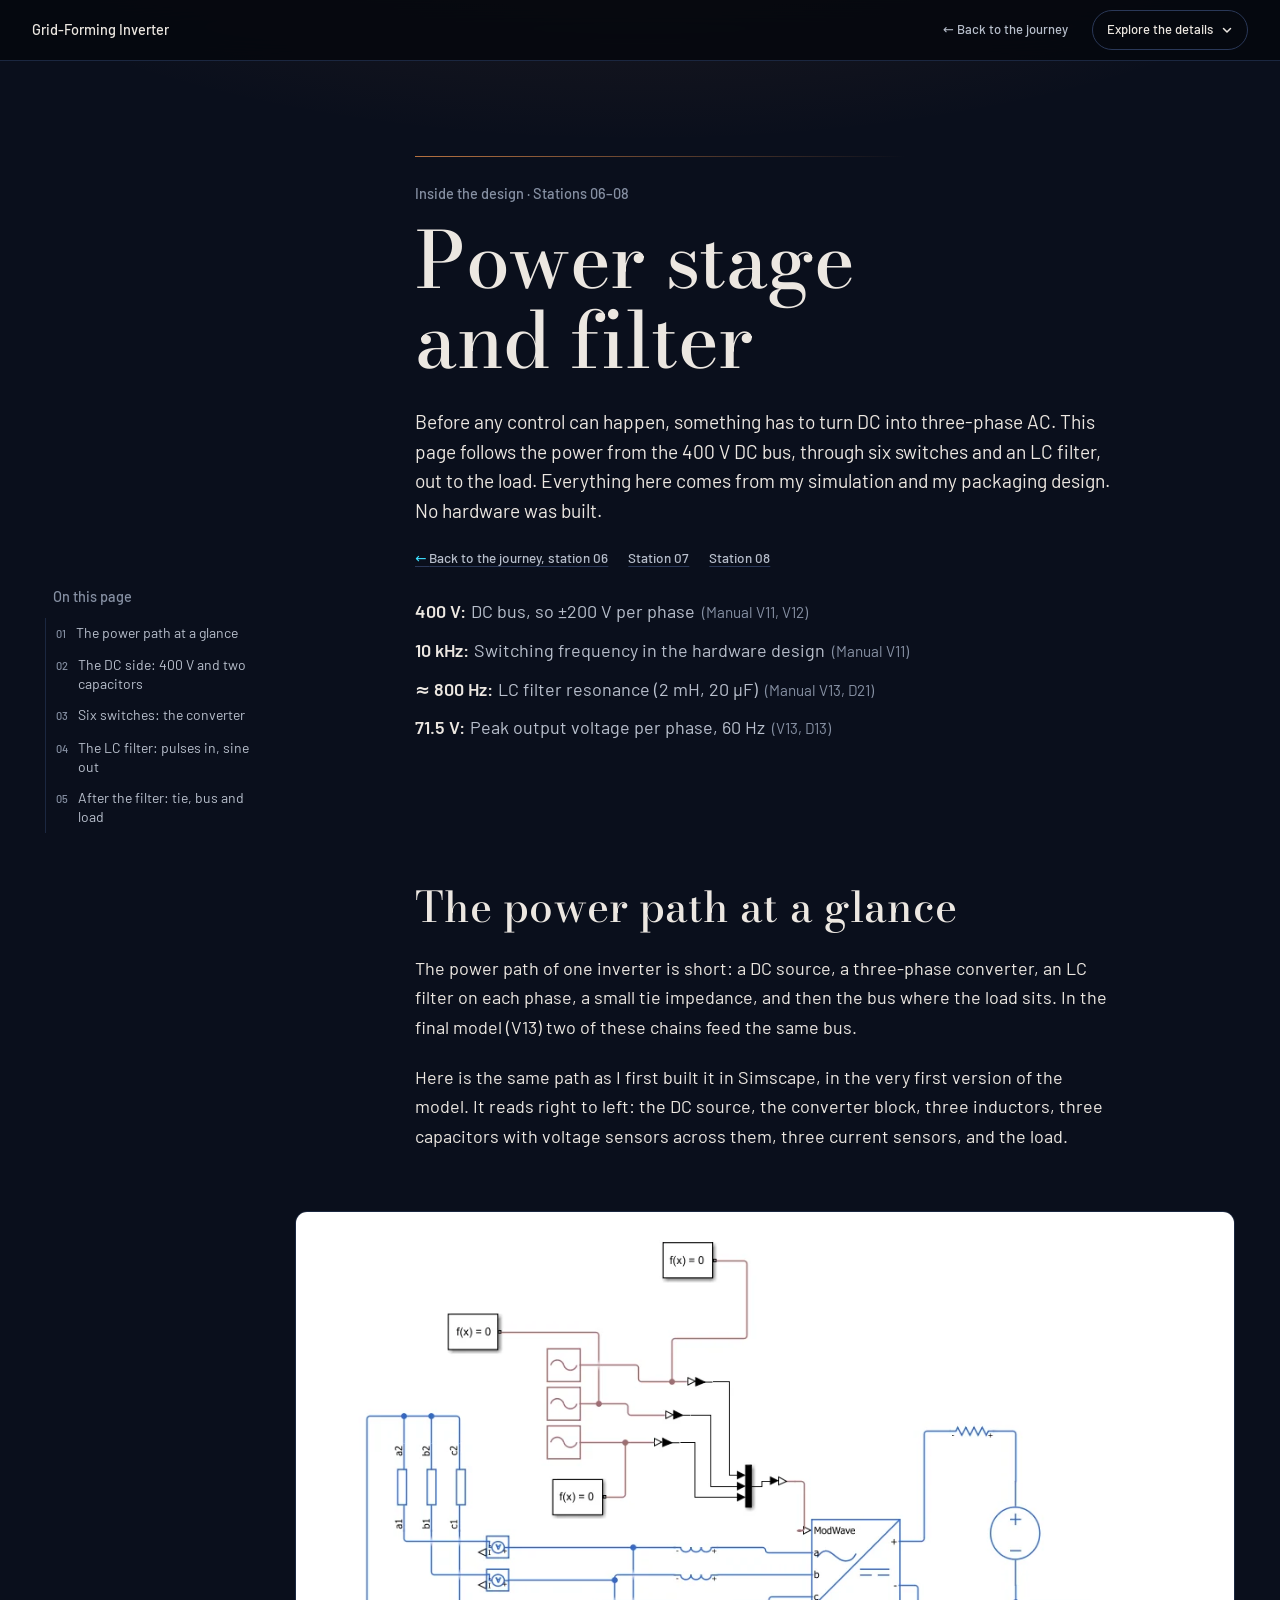
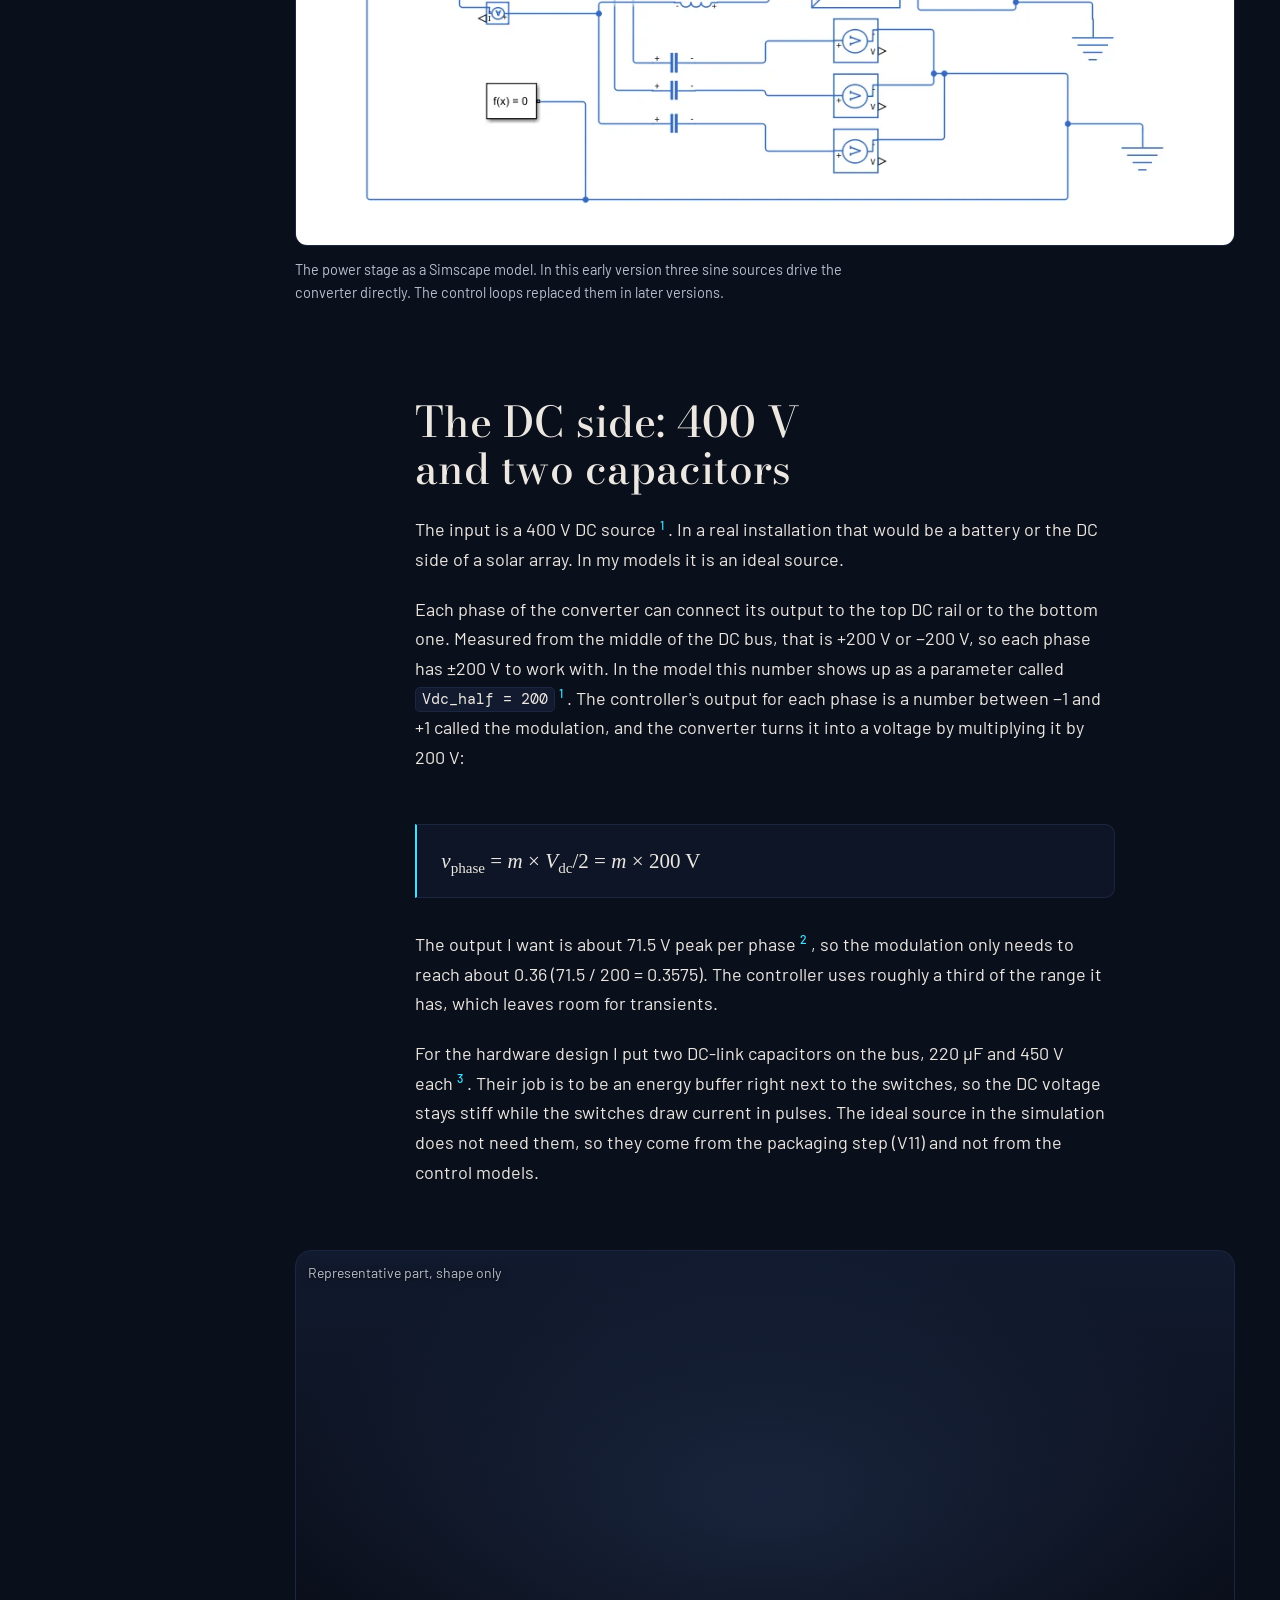
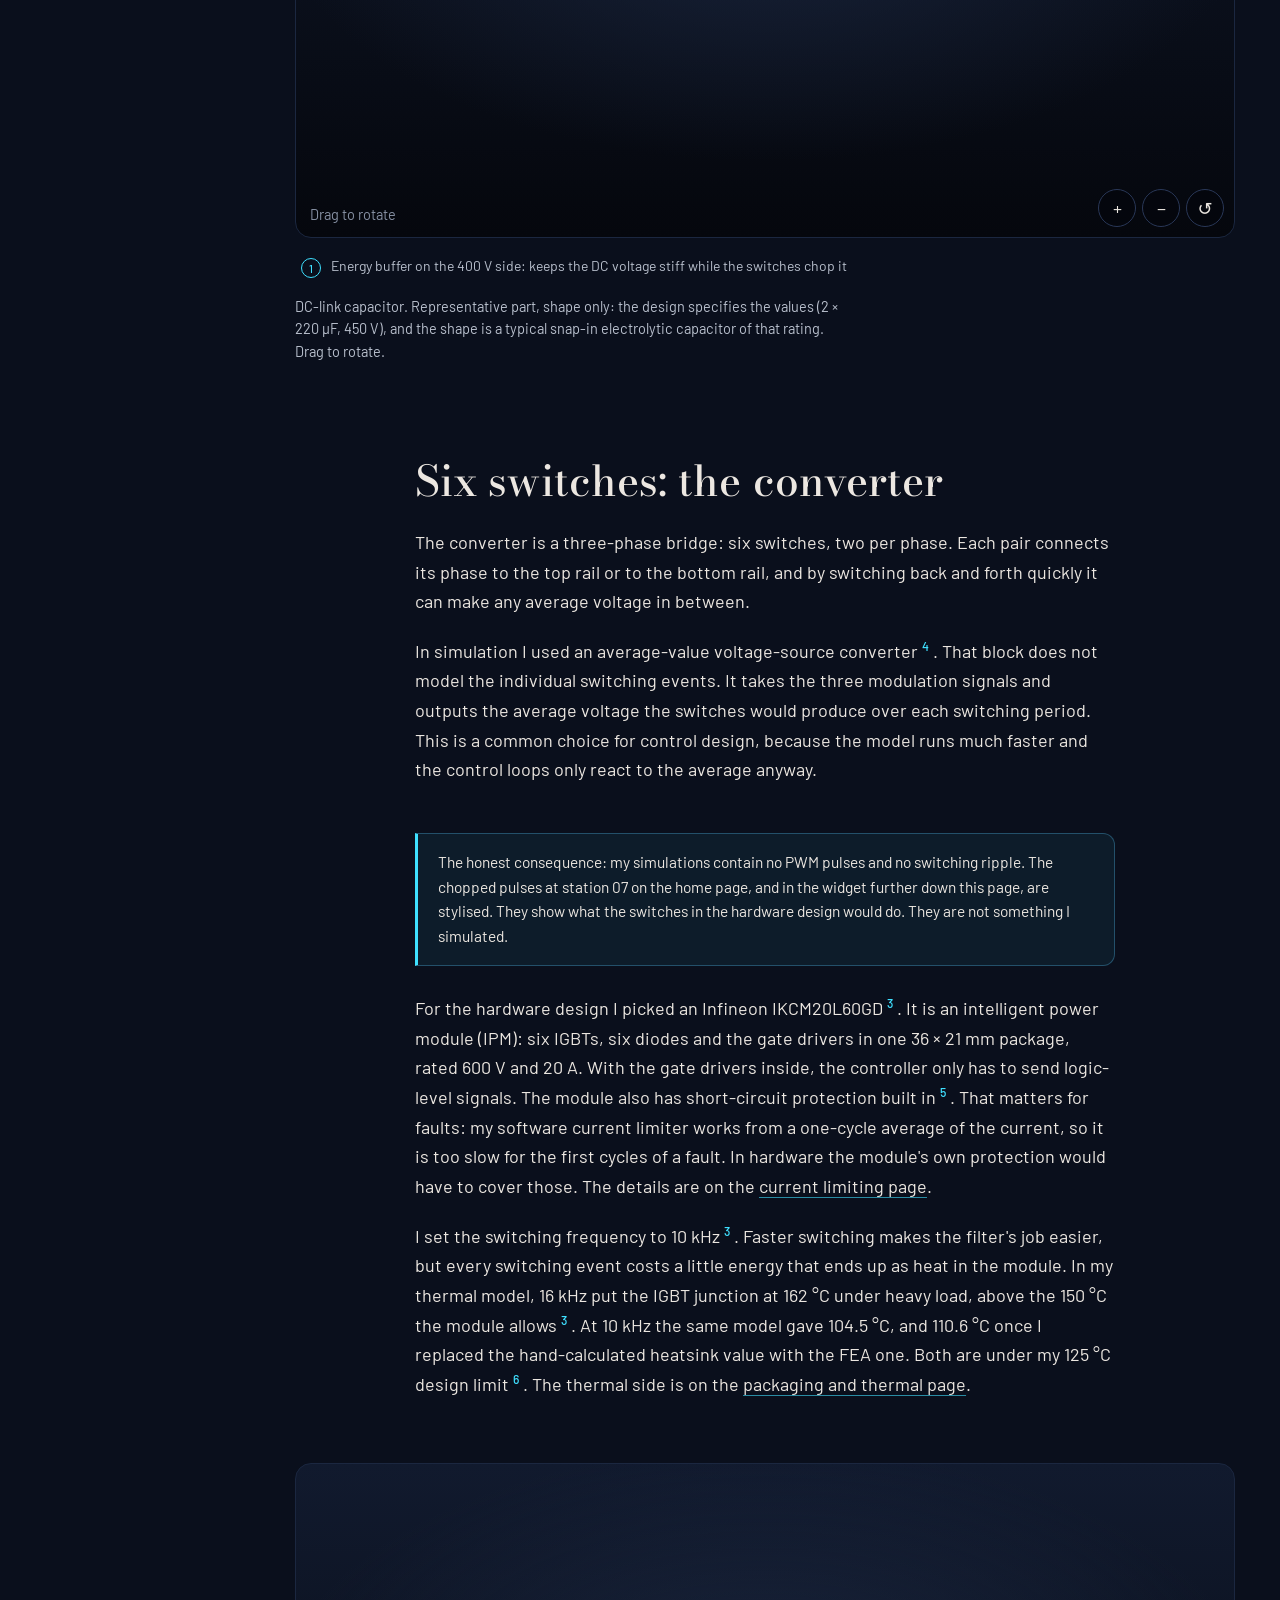
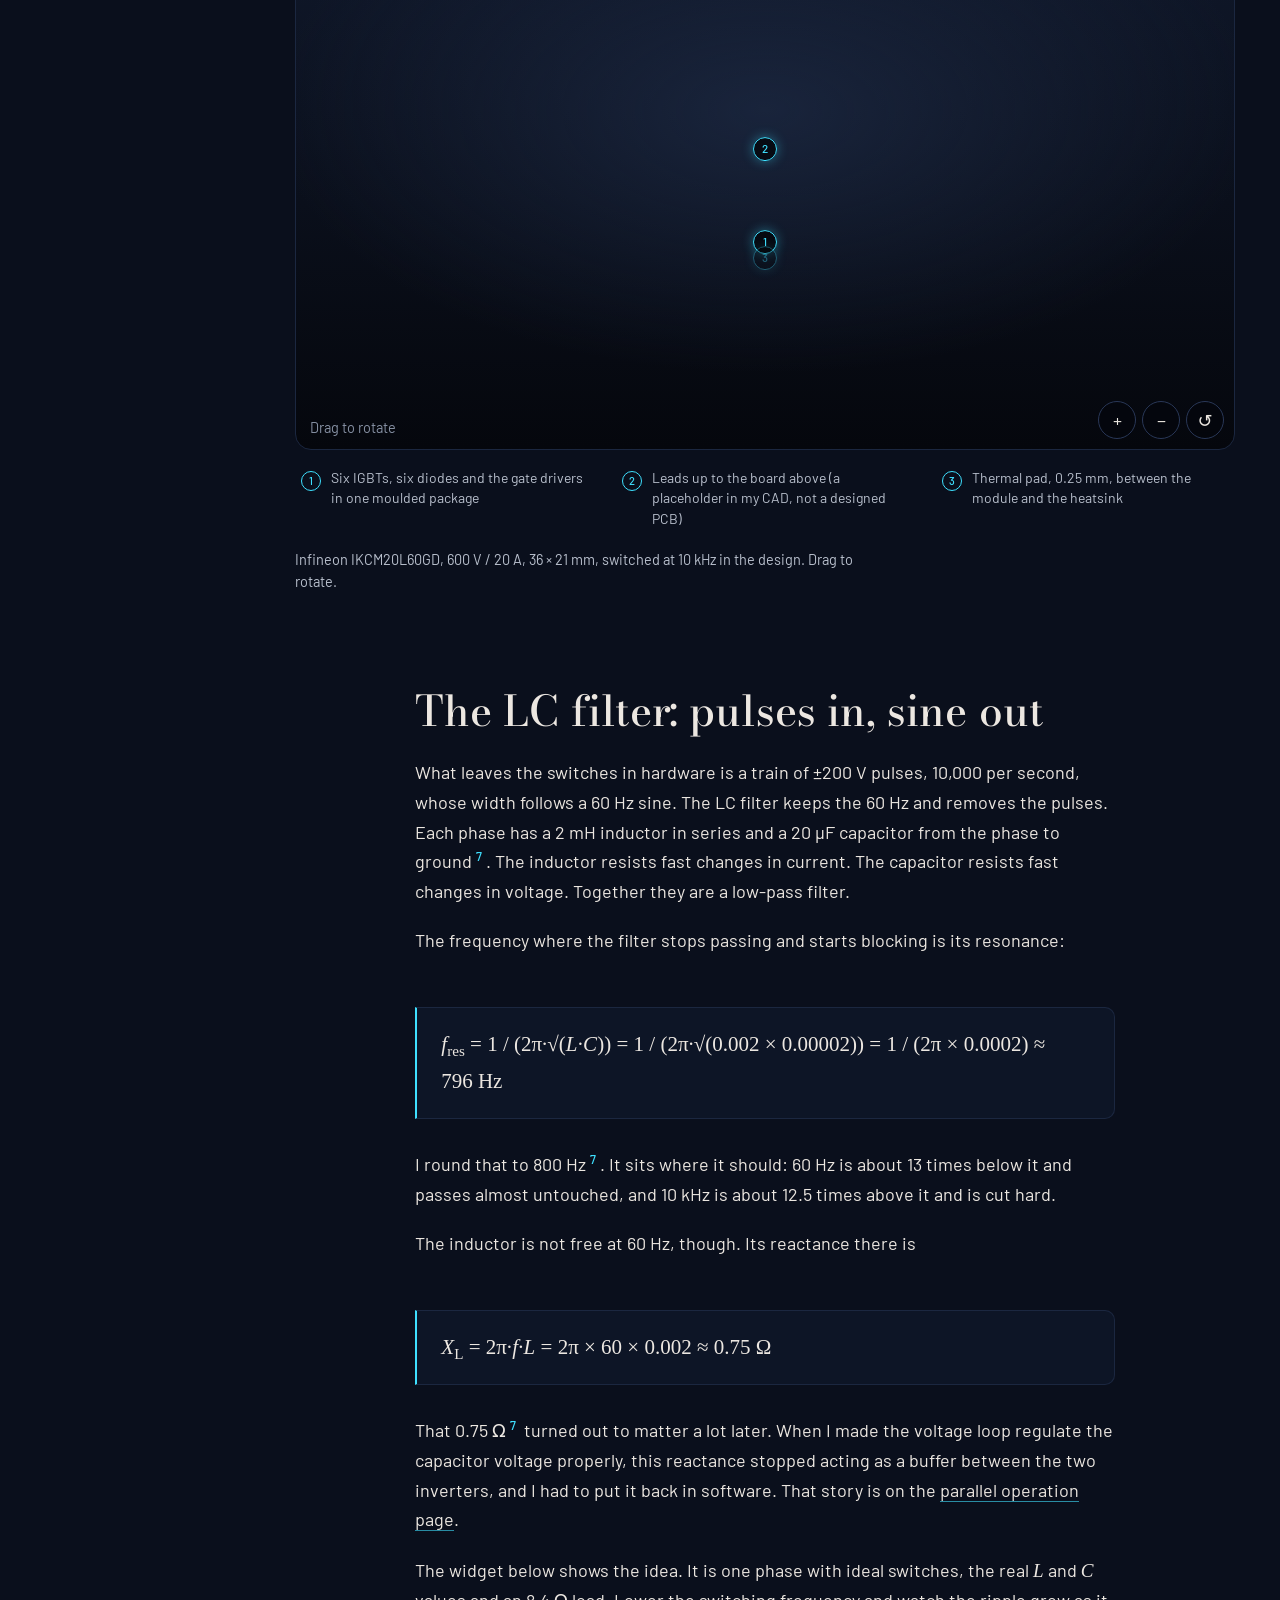
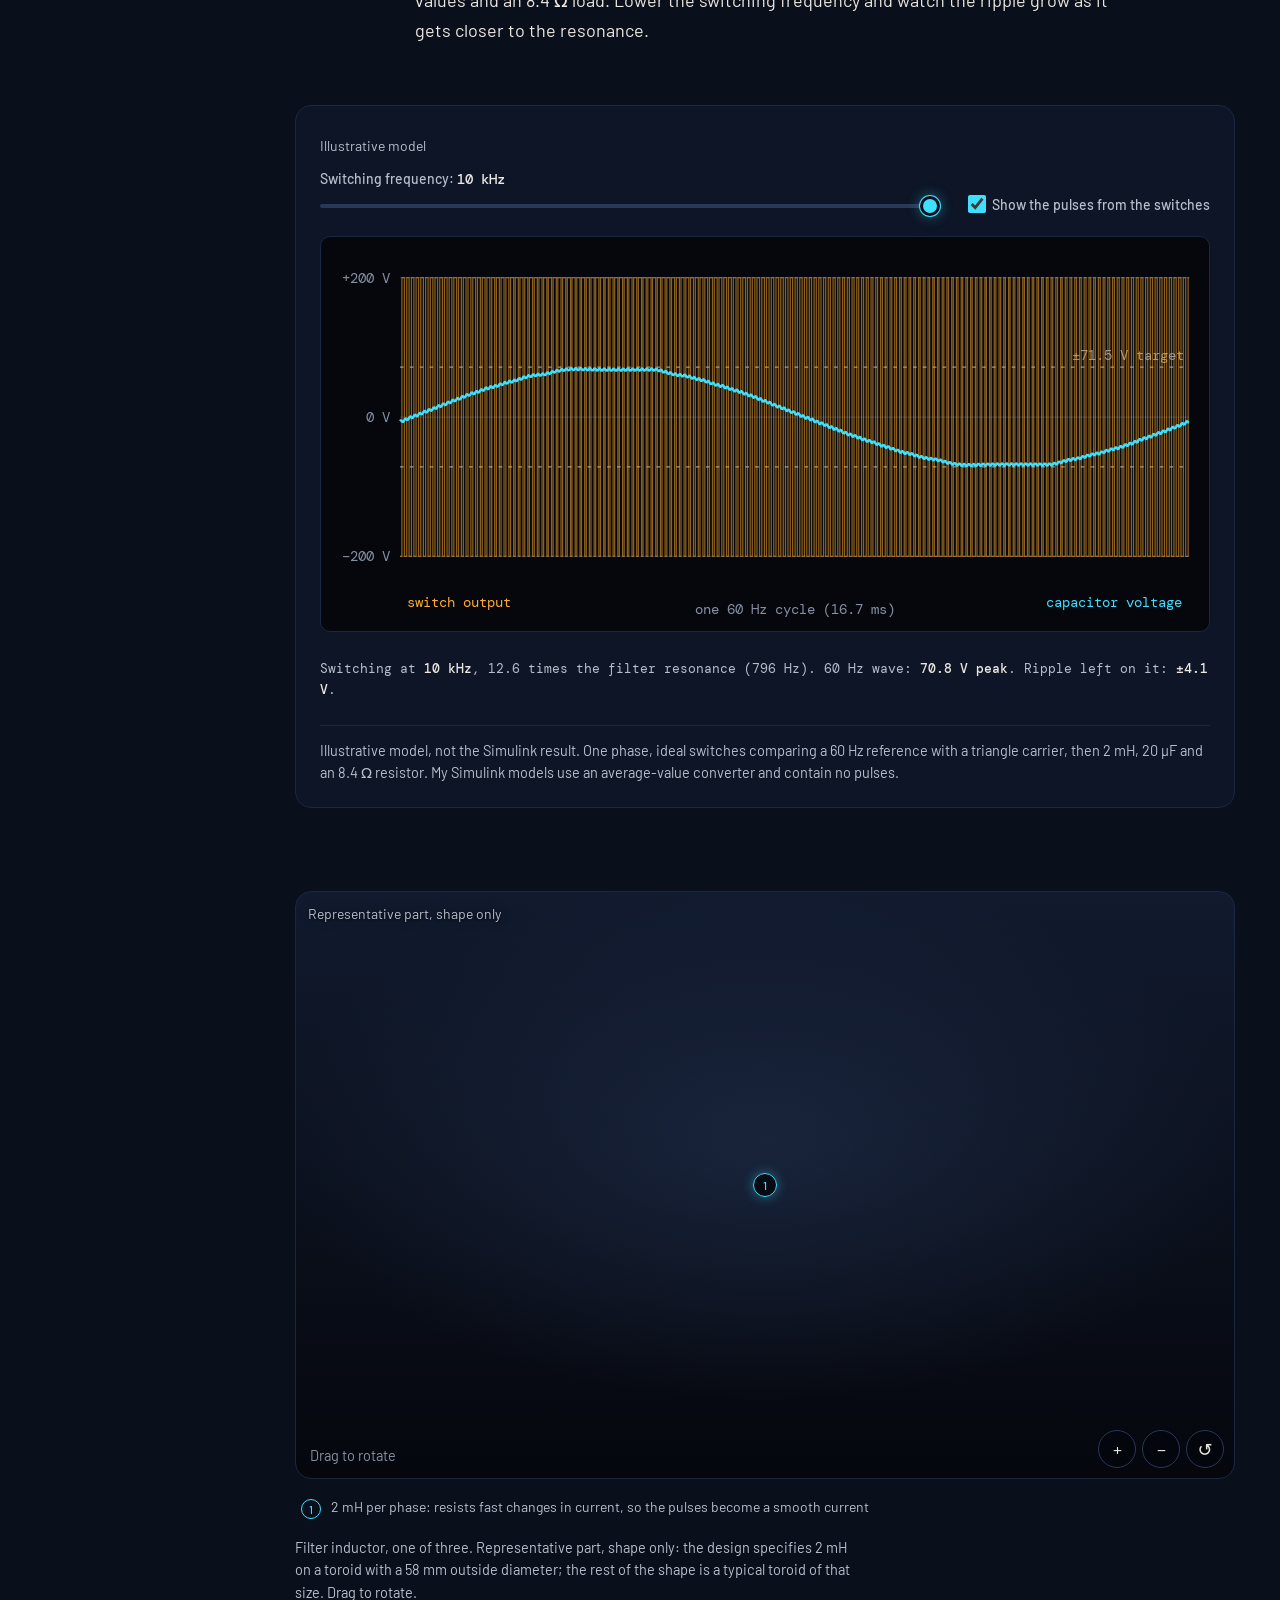
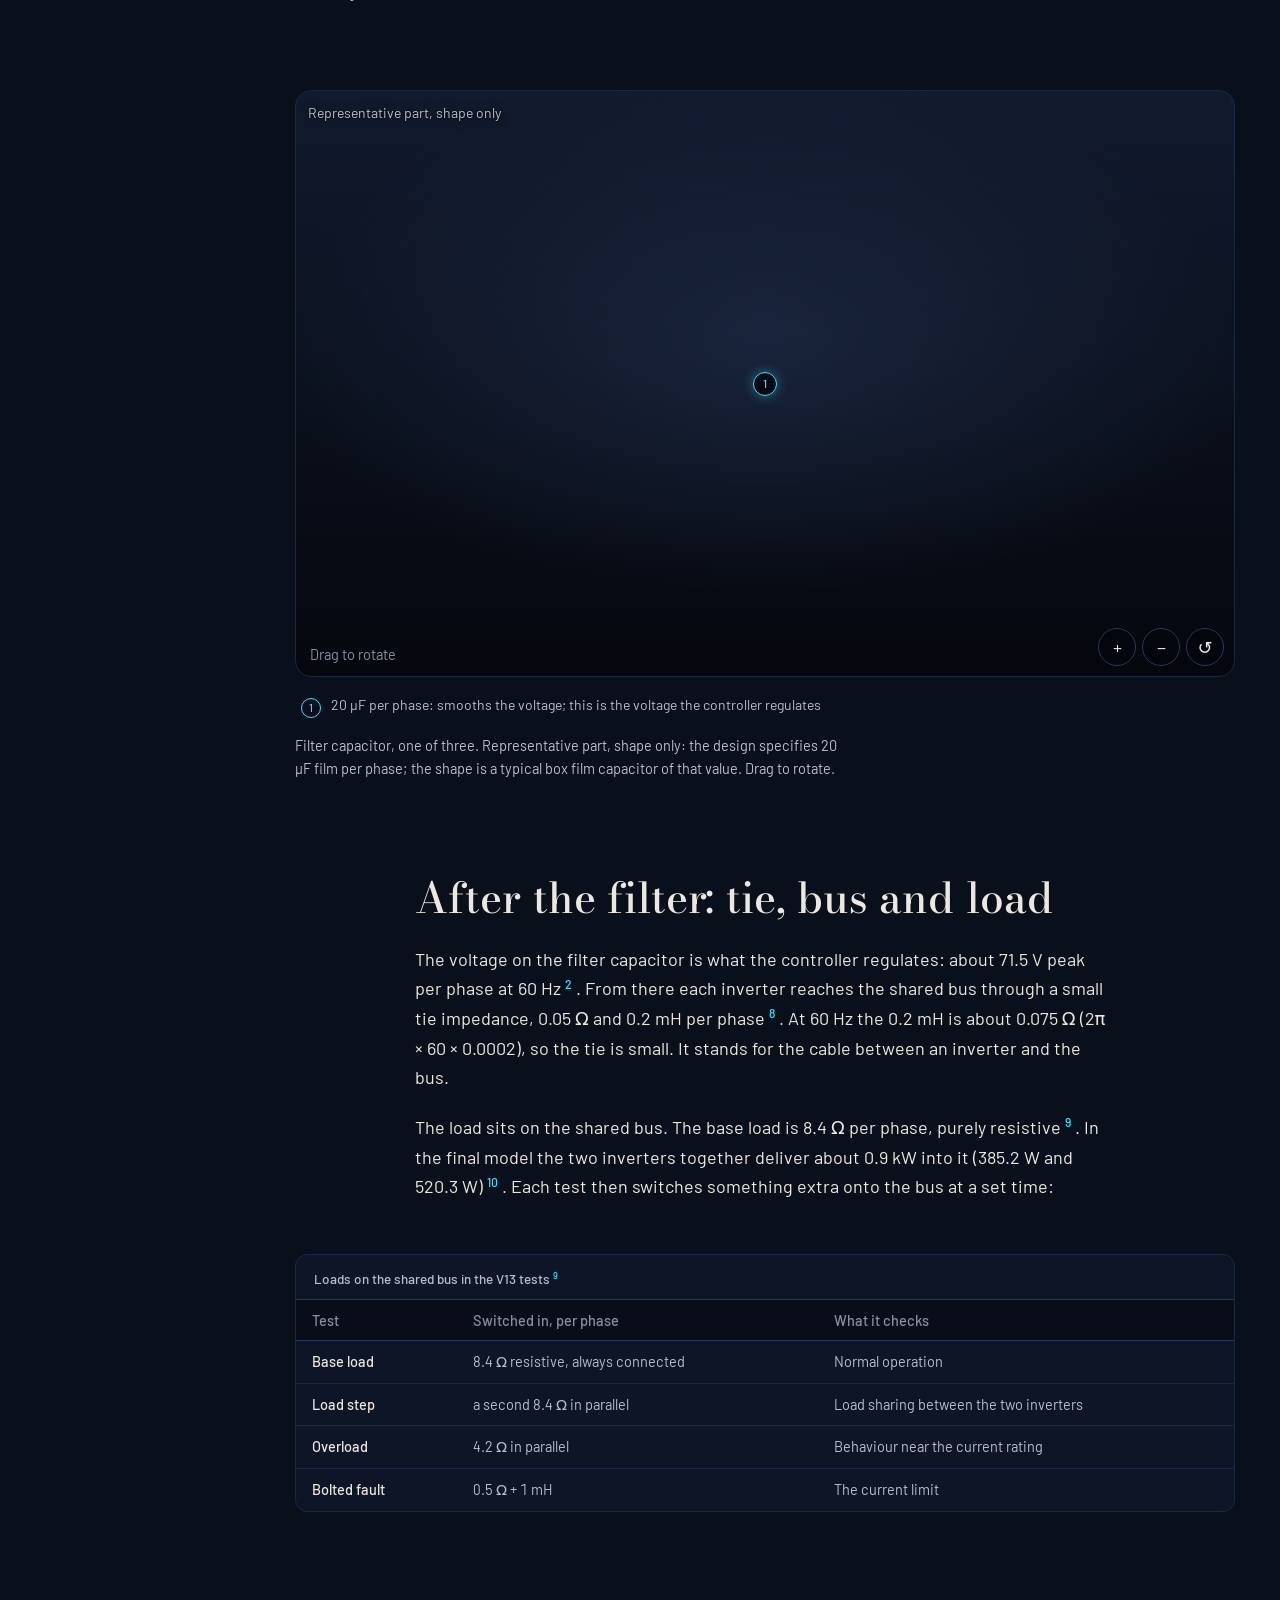
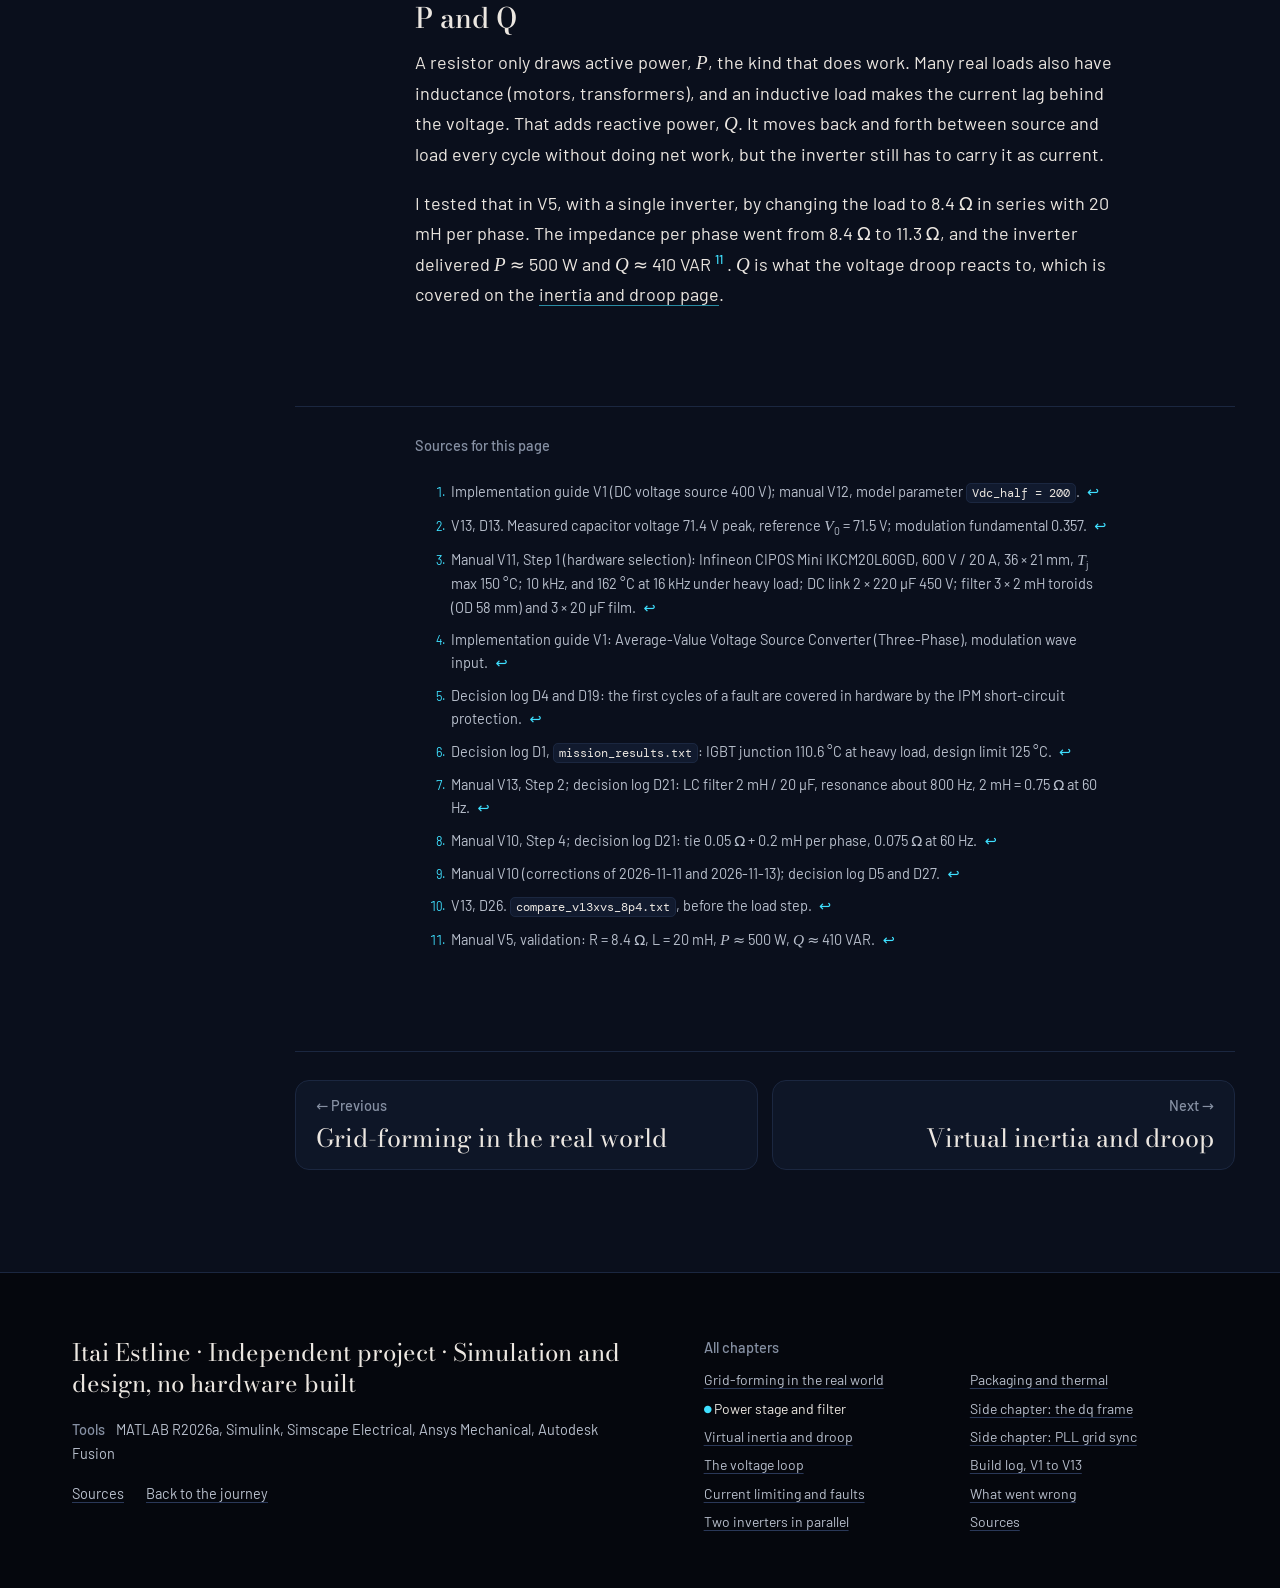
<file: power-stage.html>
<!doctype html>
<html lang="en">
<head>
  <meta charset="utf-8">
  <meta name="viewport" content="width=device-width, initial-scale=1">
  <title>Power stage and filter · Grid-Forming Inverter</title>
  <meta name="description" content="How my grid-forming inverter design turns 400 V DC into a clean three-phase 60 Hz wave: the DC bus, six switches at 10 kHz, the LC filter, the tie to the shared bus and the load.">
  <link rel="stylesheet" href="css/tokens.css">
  <link rel="stylesheet" href="css/detail.css">
  <style>
    /* Page-local styles for the hand-drawn diagrams (gd) and the small widgets (gw) on this page. */
    .gd-scroll { overflow-x: auto; }
    .gd-scroll:focus-visible { outline: 2px solid var(--ac); outline-offset: 2px; }
    svg.gd { display: block; width: 100%; min-width: 560px; height: auto; }
    svg.gd .bx { fill: var(--night-2); stroke: var(--night-4); stroke-width: 1.5; }
    svg.gd .ln { fill: none; stroke: var(--ink-3); stroke-width: 2.5; stroke-linecap: round; stroke-linejoin: round; }
    svg.gd .ln.c-ac { stroke: var(--ac); fill: none; }
    svg.gd .ln.c-dc { stroke: var(--dc); fill: none; }
    svg.gd .ln.c-inv2 { stroke: var(--inv2); fill: none; }
    svg.gd .dash { stroke-dasharray: 5 6; }
    svg.gd .mk { stroke: none; fill: var(--ink-3); }
    svg.gd .mk.c-ac { fill: var(--ac); }
    svg.gd .mk.c-dc { fill: var(--dc); }
    svg.gd .mk.c-inv2 { fill: var(--inv2); }
    svg.gd text { font-family: var(--font-sans); font-size: 14px; fill: var(--ink); stroke: none; }
    svg.gd text.sub { font-family: var(--font-mono); font-size: 12px; fill: var(--ink-2); }
    svg.gd text.lbl { font-size: 12px; fill: var(--ink-3); }
    svg.gd text.c-ac { fill: var(--ac); }
    svg.gd text.c-dc { fill: var(--dc); }
    svg.gd text.c-inv2 { fill: var(--inv2); }

    .gw { display: grid; gap: var(--s-4); }
    .gw-controls { display: flex; flex-wrap: wrap; gap: var(--s-4) var(--s-5); align-items: flex-end; }
    .gw-field { display: grid; gap: 6px; flex: 1 1 240px; font: 500 14px/1.3 var(--font-sans); color: var(--ink-2); }
    .gw-field output { font-family: var(--font-mono); color: var(--ink); }
    .gw input[type="range"] { width: 100%; accent-color: var(--ac); min-height: 28px; }
    .gw-check { display: inline-flex; gap: 8px; align-items: center; font: 500 14px/1.3 var(--font-sans); color: var(--ink-2); min-height: 28px; }
    .gw-check input { accent-color: var(--ac); width: 18px; height: 18px; }
    .gw input:focus-visible { outline: 2px solid var(--ac); outline-offset: 3px; }
    .gw-plot { display: block; width: 100%; height: auto; background: var(--night-0); border: 1px solid var(--night-3); border-radius: var(--radius); }
    .gw-plot text { font-family: var(--font-mono); font-size: 11px; fill: var(--ink-3); stroke: none; }
    .gw-plot .grid { stroke: var(--night-3); stroke-width: 1; fill: none; }
    .gw-plot .target { stroke: var(--ink-3); stroke-width: 1; stroke-dasharray: 3 5; fill: none; }
    .gw-plot .pulse { stroke: var(--dc); stroke-width: 1; fill: none; opacity: 0.55; }
    .gw-plot .wave { stroke: var(--ac); stroke-width: 2; fill: none; stroke-linejoin: round; }
    .gw-plot text.t-dc { fill: var(--dc); }
    .gw-plot text.t-ac { fill: var(--ac); }
    .gw-readout { margin: 0; font: 13px/1.6 var(--font-mono); color: var(--ink-2); }
    .gw-readout b { color: var(--ink); font-weight: 500; }
  </style>
  <script type="importmap">{ "imports": { "three": "./vendor/three/three.module.js", "three/addons/": "./vendor/three/addons/" } }</script>
  <script type="module" src="js/detail/detail.js"></script>
</head>
<body class="detail" data-page="power-stage">
  <a class="skip-link" href="#main">Skip to content</a>
  <header class="site-header" data-site-header></header>
  <main id="main">
    <article class="page">
      <header class="page-head">
        <p class="eyebrow">Inside the design · Stations 06–08</p>
        <h1>Power stage and filter</h1>
        <p class="lede">Before any control can happen, something has to turn DC into three-phase AC. This page follows the power from the 400 V DC bus, through six switches and an LC filter, out to the load. Everything here comes from my simulation and my packaging design. No hardware was built.</p>
        <p class="back-links">
          <a href="index.html#s06">Back to the journey, station 06</a>
          <a href="index.html#s07">Station 07</a>
          <a href="index.html#s08">Station 08</a>
        </p>
      </header>

      <div class="results">
        <div class="result"><span class="value">400 V</span><span class="label">DC bus, so ±200 V per phase</span><span class="src">Manual V11, V12</span></div>
        <div class="result"><span class="value">10 kHz</span><span class="label">Switching frequency in the hardware design</span><span class="src">Manual V11</span></div>
        <div class="result"><span class="value">≈ 800 Hz</span><span class="label">LC filter resonance (2 mH, 20 µF)</span><span class="src">Manual V13, D21</span></div>
        <div class="result"><span class="value">71.5 V</span><span class="label">Peak output voltage per phase, 60 Hz</span><span class="src">V13, D13</span></div>
      </div>

      <section id="power-path">
        <h2>The power path at a glance</h2>
        <p>The power path of one inverter is short: a DC source, a three-phase converter, an LC filter on each phase, a small tie impedance, and then the bus where the load sits. In the final model (V13) two of these chains feed the same bus.</p>

<p>Here is the same path as I first built it in Simscape, in the very first version of the model. It reads right to left: the DC source, the converter block, three inductors, three capacitors with voltage sensors across them, three current sensors, and the load.</p>

        <figure class="img"><img src="assets/img/power_stage_diagram.webp" alt="Simscape model of the power stage: a DC voltage source on the right feeds a three-phase converter block; its three outputs each pass through an inductor, with a capacitor and a voltage sensor from each phase to ground, then through current sensors to a three-phase resistive load on the left." loading="lazy" width="1064" height="718"><figcaption>The power stage as a Simscape model. In this early version three sine sources drive the converter directly. The control loops replaced them in later versions.</figcaption></figure>
      </section>

      <section id="dc-bus">
        <h2>The DC side: 400 V and two capacitors</h2>
        <p>The input is a 400 V DC source<sup class="fn"><a href="#fn-1" id="fnref-1">1</a></sup>. In a real installation that would be a battery or the DC side of a solar array. In my models it is an ideal source.</p>
        <p>Each phase of the converter can connect its output to the top DC rail or to the bottom one. Measured from the middle of the DC bus, that is +200 V or −200 V, so each phase has ±200 V to work with. In the model this number shows up as a parameter called <code>Vdc_half = 200</code><sup class="fn"><a href="#fn-1">1</a></sup>. The controller's output for each phase is a number between −1 and +1 called the modulation, and the converter turns it into a voltage by multiplying it by 200 V:</p>
        <p class="eq"><var>v</var><sub>phase</sub> = <var>m</var> × <var>V</var><sub>dc</sub>/2 = <var>m</var> × 200 V</p>
        <p>The output I want is about 71.5 V peak per phase<sup class="fn"><a href="#fn-2" id="fnref-2">2</a></sup>, so the modulation only needs to reach about 0.36 (71.5 / 200 = 0.3575). The controller uses roughly a third of the range it has, which leaves room for transients.</p>
        <p>For the hardware design I put two DC-link capacitors on the bus, 220 µF and 450 V each<sup class="fn"><a href="#fn-3" id="fnref-3">3</a></sup>. Their job is to be an energy buffer right next to the switches, so the DC voltage stays stiff while the switches draw current in pulses. The ideal source in the simulation does not need them, so they come from the packaging step (V11) and not from the control models.</p>

        <figure class="part-viewer" data-model="assets/models/inverter/unit.glb" data-nodes="dclink_cap_1"
                data-poster="assets/renders/dclink_cap.webp" data-tier="B"
                data-callouts='[{"node":"dclink_cap_1","text":"Energy buffer on the 400 V side: keeps the DC voltage stiff while the switches chop it"}]'>
          <figcaption>DC-link capacitor. Representative part, shape only: the design specifies the values (2 × 220 µF, 450 V), and the shape is a typical snap-in electrolytic capacitor of that rating. Drag to rotate.</figcaption>
        </figure>
      </section>

      <section id="switches">
        <h2>Six switches: the converter</h2>
        <p>The converter is a three-phase bridge: six switches, two per phase. Each pair connects its phase to the top rail or to the bottom rail, and by switching back and forth quickly it can make any average voltage in between.</p>
        <p>In simulation I used an average-value voltage-source converter<sup class="fn"><a href="#fn-4" id="fnref-4">4</a></sup>. That block does not model the individual switching events. It takes the three modulation signals and outputs the average voltage the switches would produce over each switching period. This is a common choice for control design, because the model runs much faster and the control loops only react to the average anyway.</p>
        <aside class="note">
          <p>The honest consequence: my simulations contain no PWM pulses and no switching ripple. The chopped pulses at station 07 on the home page, and in the widget further down this page, are stylised. They show what the switches in the hardware design would do. They are not something I simulated.</p>
        </aside>
        <p>For the hardware design I picked an Infineon IKCM20L60GD<sup class="fn"><a href="#fn-3">3</a></sup>. It is an intelligent power module (IPM): six IGBTs, six diodes and the gate drivers in one 36 × 21 mm package, rated 600 V and 20 A. With the gate drivers inside, the controller only has to send logic-level signals. The module also has short-circuit protection built in<sup class="fn"><a href="#fn-5" id="fnref-5">5</a></sup>. That matters for faults: my software current limiter works from a one-cycle average of the current, so it is too slow for the first cycles of a fault. In hardware the module's own protection would have to cover those. The details are on the <a href="current-limiting.html">current limiting page</a>.</p>
        <p>I set the switching frequency to 10 kHz<sup class="fn"><a href="#fn-3">3</a></sup>. Faster switching makes the filter's job easier, but every switching event costs a little energy that ends up as heat in the module. In my thermal model, 16 kHz put the IGBT junction at 162 °C under heavy load, above the 150 °C the module allows<sup class="fn"><a href="#fn-3">3</a></sup>. At 10 kHz the same model gave 104.5 °C, and 110.6 °C once I replaced the hand-calculated heatsink value with the FEA one. Both are under my 125 °C design limit<sup class="fn"><a href="#fn-6" id="fnref-6">6</a></sup>. The thermal side is on the <a href="packaging-thermal.html">packaging and thermal page</a>.</p>

        <figure class="part-viewer" data-model="assets/models/inverter/unit.glb" data-nodes="ipm,ipm_pins,thermal_pad"
                data-poster="assets/renders/ipm.webp" data-tier="A"
                data-callouts='[{"node":"ipm","text":"Six IGBTs, six diodes and the gate drivers in one moulded package"},{"node":"ipm_pins","text":"Leads up to the board above (a placeholder in my CAD, not a designed PCB)"},{"node":"thermal_pad","text":"Thermal pad, 0.25 mm, between the module and the heatsink"}]'>
          <figcaption>Infineon IKCM20L60GD, 600 V / 20 A, 36 × 21 mm, switched at 10 kHz in the design. Drag to rotate.</figcaption>
        </figure>
      </section>

      <section id="filter">
        <h2>The LC filter: pulses in, sine out</h2>
        <p>What leaves the switches in hardware is a train of ±200 V pulses, 10,000 per second, whose width follows a 60 Hz sine. The LC filter keeps the 60 Hz and removes the pulses. Each phase has a 2 mH inductor in series and a 20 µF capacitor from the phase to ground<sup class="fn"><a href="#fn-7" id="fnref-7">7</a></sup>. The inductor resists fast changes in current. The capacitor resists fast changes in voltage. Together they are a low-pass filter.</p>
        <p>The frequency where the filter stops passing and starts blocking is its resonance:</p>
        <p class="eq"><var>f</var><sub>res</sub> = 1 / (2π·√(<var>L</var>·<var>C</var>)) = 1 / (2π·√(0.002 × 0.00002)) = 1 / (2π × 0.0002) ≈ 796 Hz</p>
        <p>I round that to 800 Hz<sup class="fn"><a href="#fn-7">7</a></sup>. It sits where it should: 60 Hz is about 13 times below it and passes almost untouched, and 10 kHz is about 12.5 times above it and is cut hard.</p>
        <p>The inductor is not free at 60 Hz, though. Its reactance there is</p>
        <p class="eq"><var>X</var><sub>L</sub> = 2π·<var>f</var>·<var>L</var> = 2π × 60 × 0.002 ≈ 0.75 Ω</p>
        <p>That 0.75 Ω<sup class="fn"><a href="#fn-7">7</a></sup> turned out to matter a lot later. When I made the voltage loop regulate the capacitor voltage properly, this reactance stopped acting as a buffer between the two inverters, and I had to put it back in software. That story is on the <a href="parallel.html">parallel operation page</a>.</p>
        <p>The widget below shows the idea. It is one phase with ideal switches, the real <var>L</var> and <var>C</var> values and an 8.4 Ω load. Lower the switching frequency and watch the ripple grow as it gets closer to the resonance.</p>

        <figure class="widget" data-illustrative id="w-filter">
          <div class="gw">
            <div class="gw-controls">
              <label class="gw-field" for="wf-fsw">
                <span>Switching frequency: <output id="wf-fsw-out" for="wf-fsw">10 kHz</output></span>
                <input type="range" id="wf-fsw" min="1" max="10" step="0.5" value="10" aria-valuetext="10 kilohertz">
              </label>
              <label class="gw-check" for="wf-pulses"><input type="checkbox" id="wf-pulses" checked> Show the pulses from the switches</label>
            </div>
            <svg class="gw-plot" id="wf-plot" viewBox="0 0 720 320" role="img" aria-label="Plot of one 60 hertz cycle: the switch output as plus and minus 200 volt pulses, and the smooth capacitor voltage after the LC filter."></svg>
            <p class="gw-readout" id="wf-readout">This plot needs JavaScript. At 10 kHz the filtered wave is a 60 Hz sine of about 71 V peak with a ripple of a volt or two.</p>
          </div>
          <figcaption>Illustrative model, not the Simulink result. One phase, ideal switches comparing a 60 Hz reference with a triangle carrier, then 2 mH, 20 µF and an 8.4 Ω resistor. My Simulink models use an average-value converter and contain no pulses.</figcaption>
        </figure>

        <figure class="part-viewer" data-model="assets/models/inverter/unit.glb" data-nodes="inductor_a"
                data-poster="assets/renders/inductor.webp" data-tier="B"
                data-callouts='[{"node":"inductor_a","text":"2 mH per phase: resists fast changes in current, so the pulses become a smooth current"}]'>
          <figcaption>Filter inductor, one of three. Representative part, shape only: the design specifies 2 mH on a toroid with a 58 mm outside diameter; the rest of the shape is a typical toroid of that size. Drag to rotate.</figcaption>
        </figure>

        <figure class="part-viewer" data-model="assets/models/inverter/unit.glb" data-nodes="filter_cap_a"
                data-poster="assets/renders/filter_cap.webp" data-tier="B"
                data-callouts='[{"node":"filter_cap_a","text":"20 µF per phase: smooths the voltage; this is the voltage the controller regulates"}]'>
          <figcaption>Filter capacitor, one of three. Representative part, shape only: the design specifies 20 µF film per phase; the shape is a typical box film capacitor of that value. Drag to rotate.</figcaption>
        </figure>
      </section>

      <section id="bus-load">
        <h2>After the filter: tie, bus and load</h2>
        <p>The voltage on the filter capacitor is what the controller regulates: about 71.5 V peak per phase at 60 Hz<sup class="fn"><a href="#fn-2">2</a></sup>. From there each inverter reaches the shared bus through a small tie impedance, 0.05 Ω and 0.2 mH per phase<sup class="fn"><a href="#fn-8" id="fnref-8">8</a></sup>. At 60 Hz the 0.2 mH is about 0.075 Ω (2π × 60 × 0.0002), so the tie is small. It stands for the cable between an inverter and the bus.</p>
        <p>The load sits on the shared bus. The base load is 8.4 Ω per phase, purely resistive<sup class="fn"><a href="#fn-9" id="fnref-9">9</a></sup>. In the final model the two inverters together deliver about 0.9 kW into it (385.2 W and 520.3 W)<sup class="fn"><a href="#fn-10" id="fnref-10">10</a></sup>. Each test then switches something extra onto the bus at a set time:</p>

        <div class="table-wrap"><table class="data">
          <caption>Loads on the shared bus in the V13 tests<sup class="fn"><a href="#fn-9">9</a></sup></caption>
          <thead><tr><th scope="col">Test</th><th scope="col">Switched in, per phase</th><th scope="col">What it checks</th></tr></thead>
          <tbody>
            <tr><th scope="row">Base load</th><td>8.4 Ω resistive, always connected</td><td>Normal operation</td></tr>
            <tr><th scope="row">Load step</th><td>a second 8.4 Ω in parallel</td><td>Load sharing between the two inverters</td></tr>
            <tr><th scope="row">Overload</th><td>4.2 Ω in parallel</td><td>Behaviour near the current rating</td></tr>
            <tr><th scope="row">Bolted fault</th><td>0.5 Ω + 1 mH</td><td>The current limit</td></tr>
          </tbody>
        </table></div>

        <h3>P and Q</h3>
        <p>A resistor only draws active power, <var>P</var>, the kind that does work. Many real loads also have inductance (motors, transformers), and an inductive load makes the current lag behind the voltage. That adds reactive power, <var>Q</var>. It moves back and forth between source and load every cycle without doing net work, but the inverter still has to carry it as current.</p>
        <p>I tested that in V5, with a single inverter, by changing the load to 8.4 Ω in series with 20 mH per phase. The impedance per phase went from 8.4 Ω to 11.3 Ω, and the inverter delivered <var>P</var> ≈ 500 W and <var>Q</var> ≈ 410 VAR<sup class="fn"><a href="#fn-11" id="fnref-11">11</a></sup>. <var>Q</var> is what the voltage droop reacts to, which is covered on the <a href="inertia-droop.html#droop">inertia and droop page</a>.</p>
      </section>

      <section class="footnotes" aria-label="Sources for this page"><h2>Sources for this page</h2>
        <ol>
          <li id="fn-1">Implementation guide V1 (DC voltage source 400 V); manual V12, model parameter <code>Vdc_half = 200</code>. <a href="#fnref-1" aria-label="Back to text">↩</a></li>
          <li id="fn-2">V13, D13. Measured capacitor voltage 71.4 V peak, reference <var>V</var><sub>0</sub> = 71.5 V; modulation fundamental 0.357. <a href="#fnref-2" aria-label="Back to text">↩</a></li>
          <li id="fn-3">Manual V11, Step 1 (hardware selection): Infineon CIPOS Mini IKCM20L60GD, 600 V / 20 A, 36 × 21 mm, <var>T</var><sub>j</sub> max 150 °C; 10 kHz, and 162 °C at 16 kHz under heavy load; DC link 2 × 220 µF 450 V; filter 3 × 2 mH toroids (OD 58 mm) and 3 × 20 µF film. <a href="#fnref-3" aria-label="Back to text">↩</a></li>
          <li id="fn-4">Implementation guide V1: Average-Value Voltage Source Converter (Three-Phase), modulation wave input. <a href="#fnref-4" aria-label="Back to text">↩</a></li>
          <li id="fn-5">Decision log D4 and D19: the first cycles of a fault are covered in hardware by the IPM short-circuit protection. <a href="#fnref-5" aria-label="Back to text">↩</a></li>
          <li id="fn-6">Decision log D1, <code>mission_results.txt</code>: IGBT junction 110.6 °C at heavy load, design limit 125 °C. <a href="#fnref-6" aria-label="Back to text">↩</a></li>
          <li id="fn-7">Manual V13, Step 2; decision log D21: LC filter 2 mH / 20 µF, resonance about 800 Hz, 2 mH = 0.75 Ω at 60 Hz. <a href="#fnref-7" aria-label="Back to text">↩</a></li>
          <li id="fn-8">Manual V10, Step 4; decision log D21: tie 0.05 Ω + 0.2 mH per phase, 0.075 Ω at 60 Hz. <a href="#fnref-8" aria-label="Back to text">↩</a></li>
          <li id="fn-9">Manual V10 (corrections of 2026-11-11 and 2026-11-13); decision log D5 and D27. <a href="#fnref-9" aria-label="Back to text">↩</a></li>
          <li id="fn-10">V13, D26. <code>compare_v13xvs_8p4.txt</code>, before the load step. <a href="#fnref-10" aria-label="Back to text">↩</a></li>
          <li id="fn-11">Manual V5, validation: R = 8.4 Ω, L = 20 mH, <var>P</var> ≈ 500 W, <var>Q</var> ≈ 410 VAR. <a href="#fnref-11" aria-label="Back to text">↩</a></li>
        </ol>
      </section>

      <nav class="pager"><a rel="prev" href="real-world.html">Grid-forming in the real world</a><a rel="next" href="inertia-droop.html">Virtual inertia and droop</a></nav>
    </article>
  </main>
  <footer class="site-footer" data-site-footer></footer>

  <script type="module">
    // Illustrative model: one phase of sine-triangle PWM into the LC filter and a resistive load.
    // Values from the design: 200 V half bus, 2 mH, 20 uF, 8.4 ohm, 71.5 V peak at 60 Hz.
    const NS = 'http://www.w3.org/2000/svg';
    const plot = document.getElementById('wf-plot');
    const slider = document.getElementById('wf-fsw');
    const out = document.getElementById('wf-fsw-out');
    const showPulses = document.getElementById('wf-pulses');
    const readout = document.getElementById('wf-readout');

    const L = 2e-3, C = 20e-6, R = 8.4, VH = 200, M = 71.5 / 200, F0 = 60;
    const FRES = 1 / (2 * Math.PI * Math.sqrt(L * C));
    const X0 = 64, X1 = 704, YC = 146, YS = 130 / 230;
    const yOf = (v) => YC - v * YS;

    function el(name, attrs, text) {
      const e = document.createElementNS(NS, name);
      for (const k in attrs) e.setAttribute(k, attrs[k]);
      if (text !== undefined) e.textContent = text;
      return e;
    }

    function simulate(fsw) {
      const dt = 1e-6, T = 1 / F0, cycles = 3;
      const n1 = Math.round(cycles * T / dt), n0 = Math.round((cycles - 1) * T / dt);
      const span = n1 - n0;
      let iL = 0, vC = 0, prev = 0;
      const wave = [], pulse = [];
      let a = 0, b = 0;
      const samples = [];
      for (let n = 0; n < n1; n++) {
        const t = n * dt;
        const ref = M * Math.sin(2 * Math.PI * F0 * t);
        const ph = (t * fsw) % 1;
        const tri = ph < 0.5 ? 4 * ph - 1 : 3 - 4 * ph;
        const vin = ref > tri ? VH : -VH;
        iL += dt * (vin - vC) / L;            // semi-implicit Euler
        vC += dt * (iL - vC / R) / C;
        if (n >= n0) {
          const k = n - n0, x = X0 + (X1 - X0) * k / span;
          if (k === 0) pulse.push('M' + x.toFixed(1) + ' ' + yOf(vin).toFixed(1));
          else if (vin !== prev) pulse.push('H' + x.toFixed(1) + 'V' + yOf(vin).toFixed(1));
          if (k % 10 === 0) {
            wave.push((k === 0 ? 'M' : 'L') + x.toFixed(1) + ' ' + yOf(vC).toFixed(1));
            const w = 2 * Math.PI * k / span;
            a += vC * Math.sin(w); b += vC * Math.cos(w);
            samples.push([w, vC]);
          }
        }
        prev = vin;
      }
      pulse.push('H' + X1);
      a *= 2 / samples.length; b *= 2 / samples.length;
      let ripple = 0;
      for (const [w, v] of samples) ripple = Math.max(ripple, Math.abs(v - a * Math.sin(w) - b * Math.cos(w)));
      return { wave: wave.join(''), pulse: pulse.join(''), amp: Math.hypot(a, b), ripple };
    }

    function draw() {
      const fk = parseFloat(slider.value);
      const res = simulate(fk * 1000);
      const label = (Number.isInteger(fk) ? fk.toFixed(0) : fk.toFixed(1)) + ' kHz';
      out.textContent = label;
      slider.setAttribute('aria-valuetext', label);
      plot.replaceChildren();
      for (const v of [200, 0, -200]) {
        plot.append(el('line', { class: 'grid', x1: X0, x2: X1, y1: yOf(v), y2: yOf(v) }));
        plot.append(el('text', { x: X0 - 8, y: yOf(v) + 4, 'text-anchor': 'end' }, (v > 0 ? '+' : v < 0 ? '−' : '') + Math.abs(v) + ' V'));
      }
      for (const v of [71.5, -71.5]) plot.append(el('line', { class: 'target', x1: X0, x2: X1, y1: yOf(v), y2: yOf(v) }));
      plot.append(el('text', { x: X1 - 4, y: yOf(71.5) - 6, 'text-anchor': 'end' }, '±71.5 V target'));
      if (showPulses.checked) plot.append(el('path', { class: 'pulse', d: res.pulse }));
      plot.append(el('path', { class: 'wave', d: res.wave }));
      plot.append(el('text', { x: (X0 + X1) / 2, y: 306, 'text-anchor': 'middle' }, 'one 60 Hz cycle (16.7 ms)'));
      plot.append(el('text', { class: 't-dc', x: X0 + 6, y: 300 }, 'switch output'));
      plot.append(el('text', { class: 't-ac', x: X1 - 6, y: 300, 'text-anchor': 'end' }, 'capacitor voltage'));
      const ratio = fk * 1000 / FRES;
      readout.innerHTML = 'Switching at <b>' + label + '</b>, ' + ratio.toFixed(1) + ' times the filter resonance (' + FRES.toFixed(0) +
        ' Hz). 60 Hz wave: <b>' + res.amp.toFixed(1) + ' V peak</b>. Ripple left on it: <b>±' + res.ripple.toFixed(1) + ' V</b>.';
    }

    slider.addEventListener('input', draw);
    showPulses.addEventListener('change', draw);
    draw();
  </script>
</body>
</html>
</file>
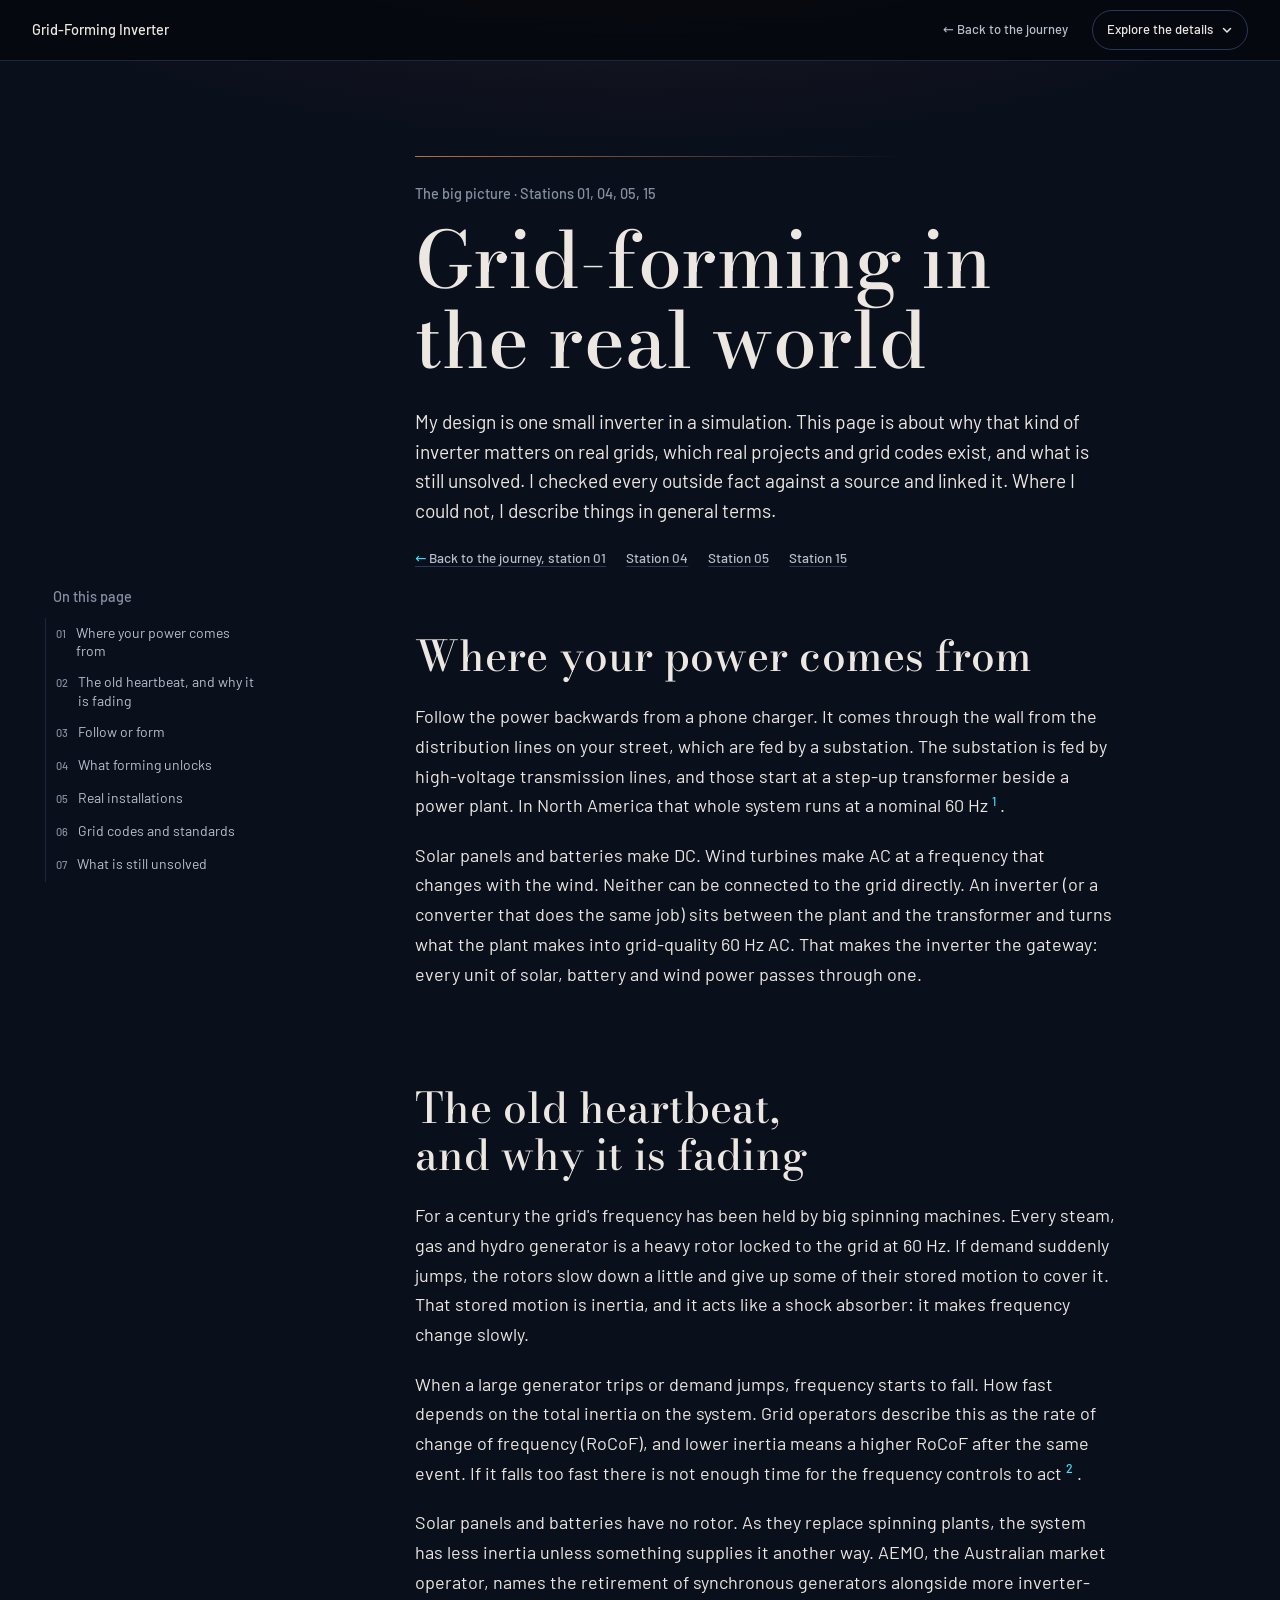
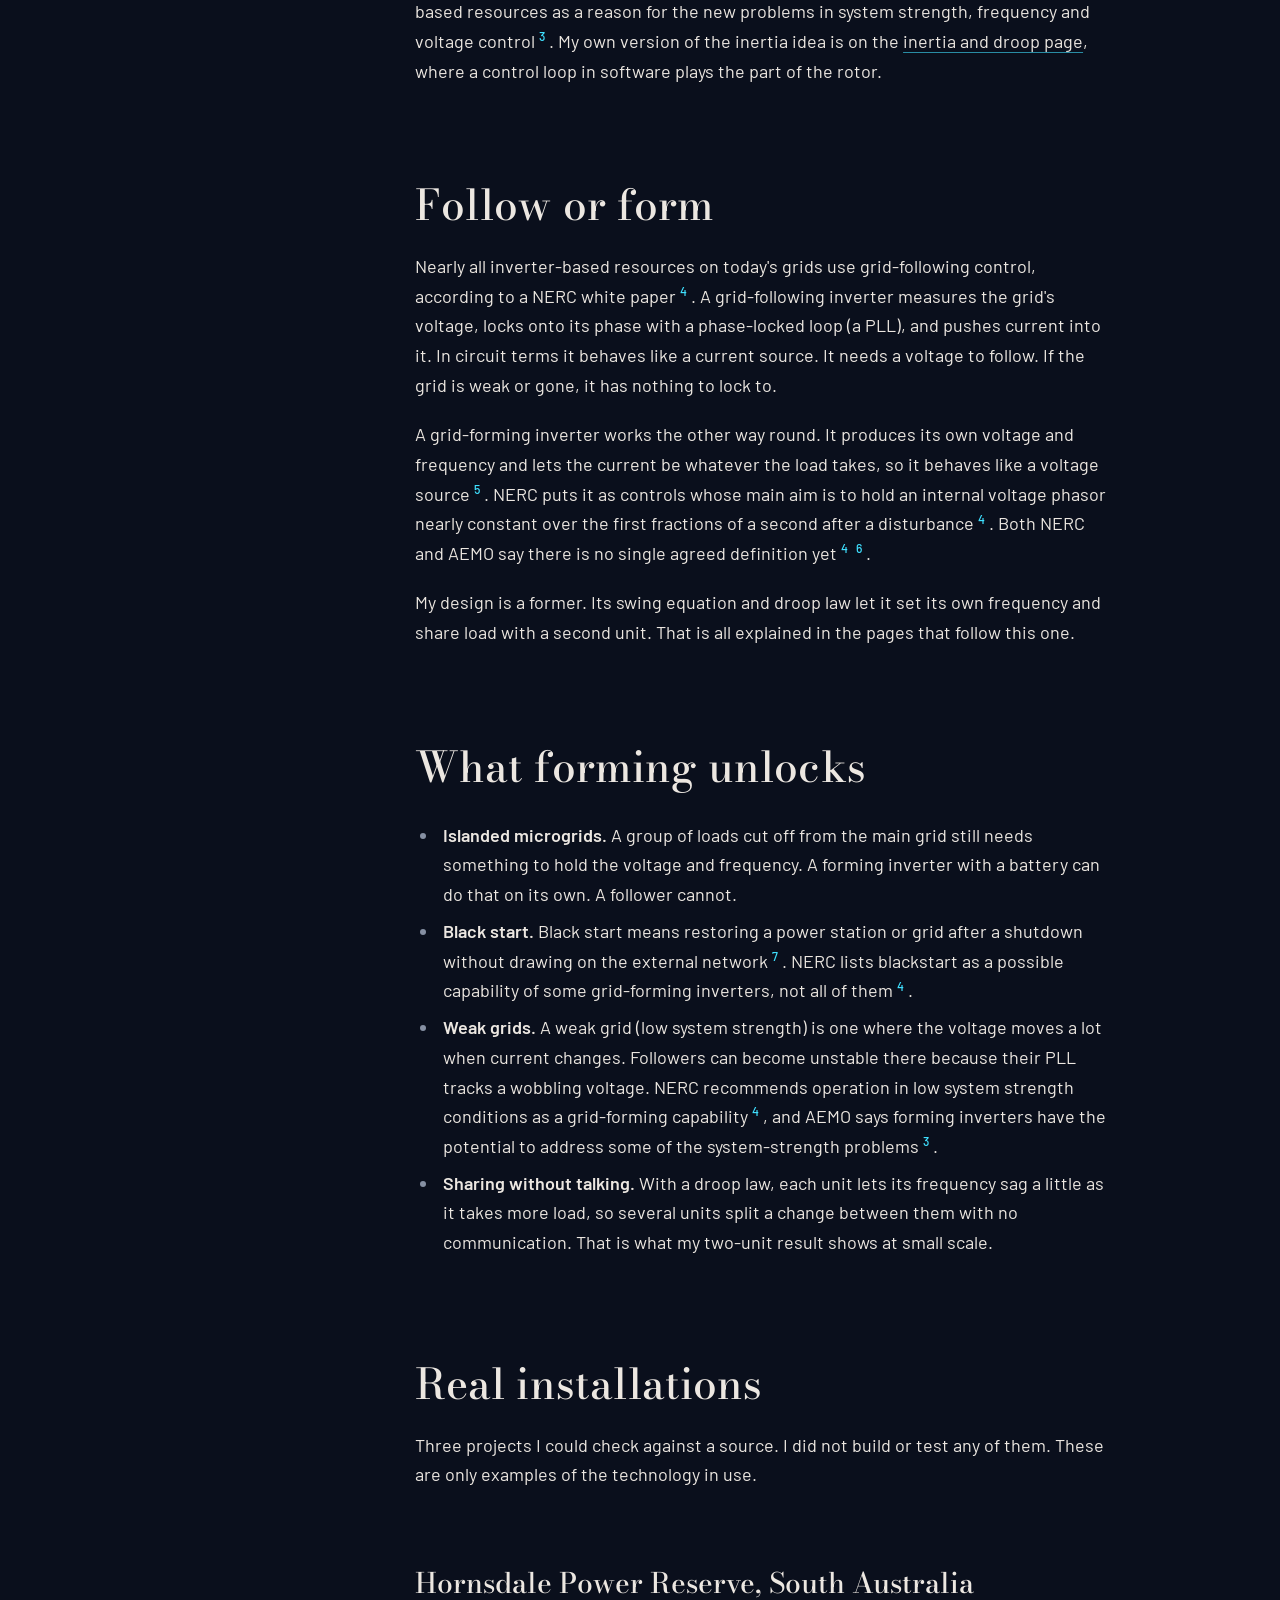
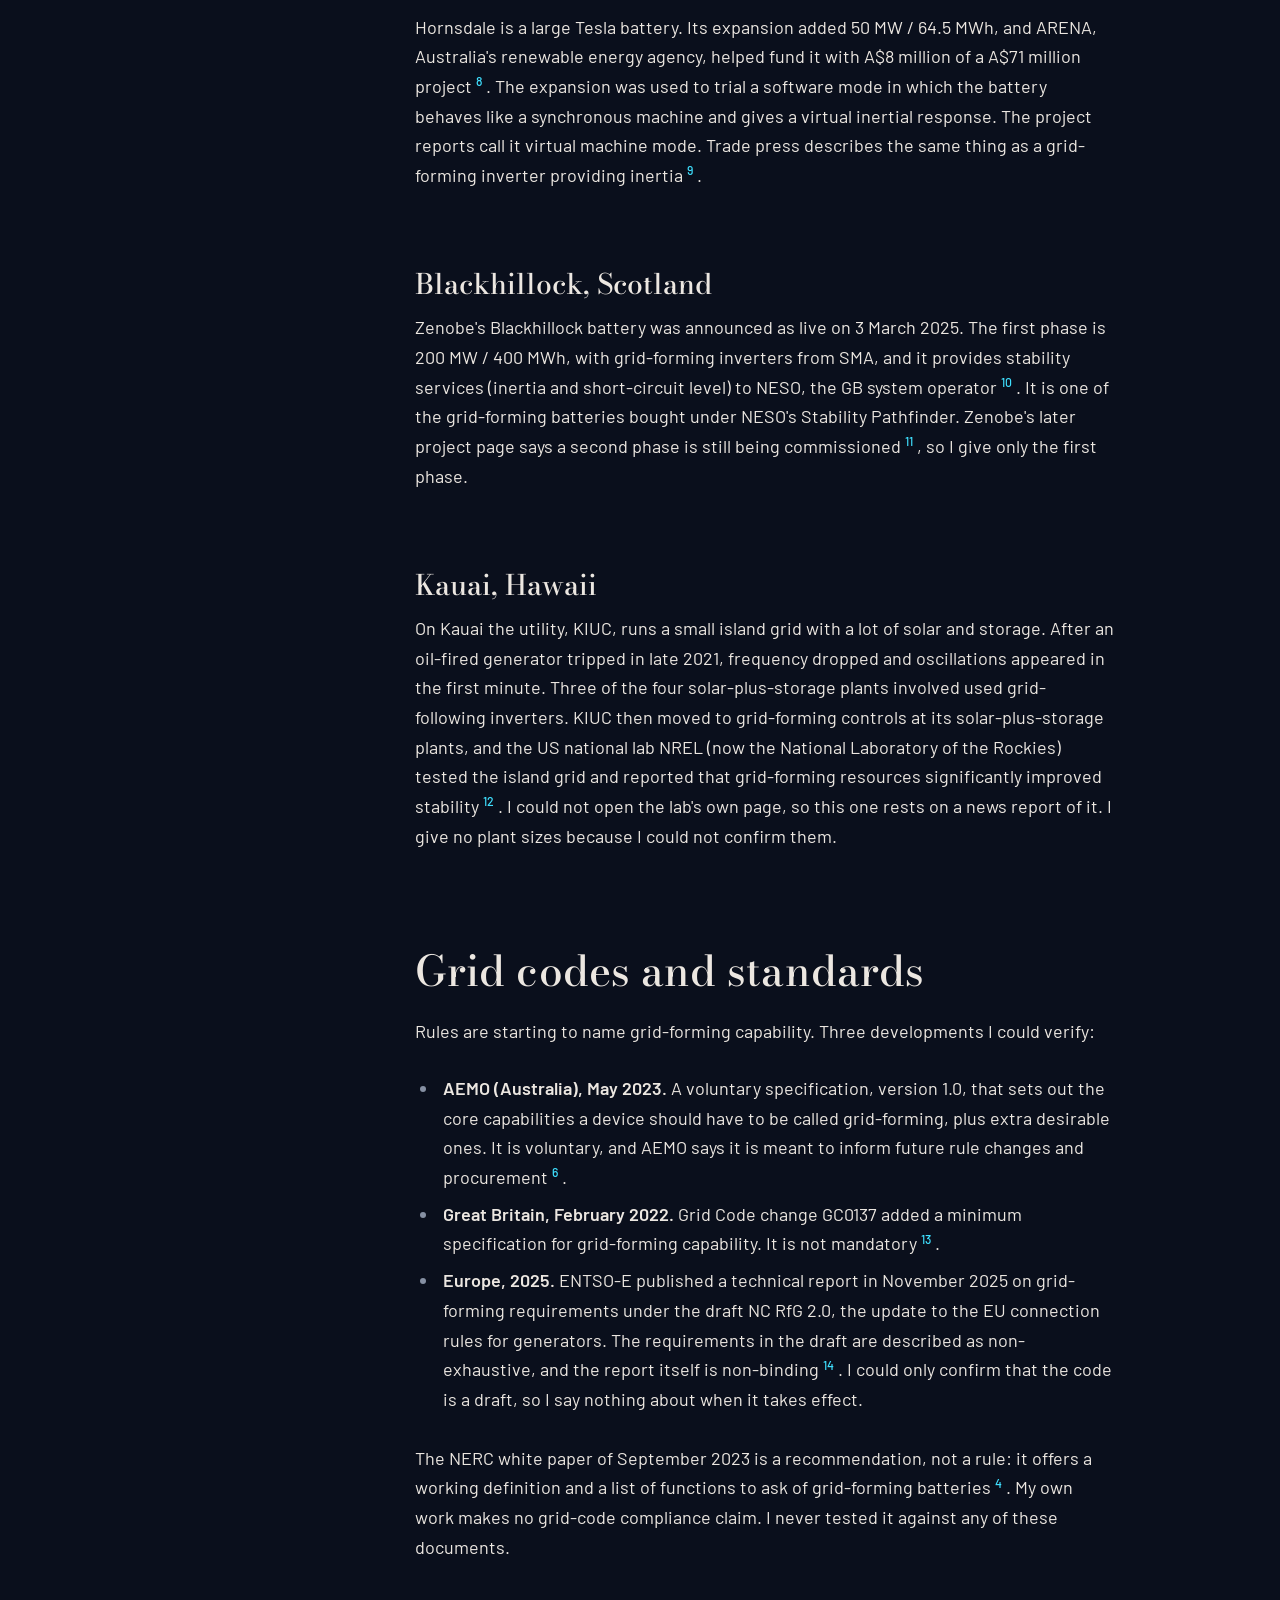
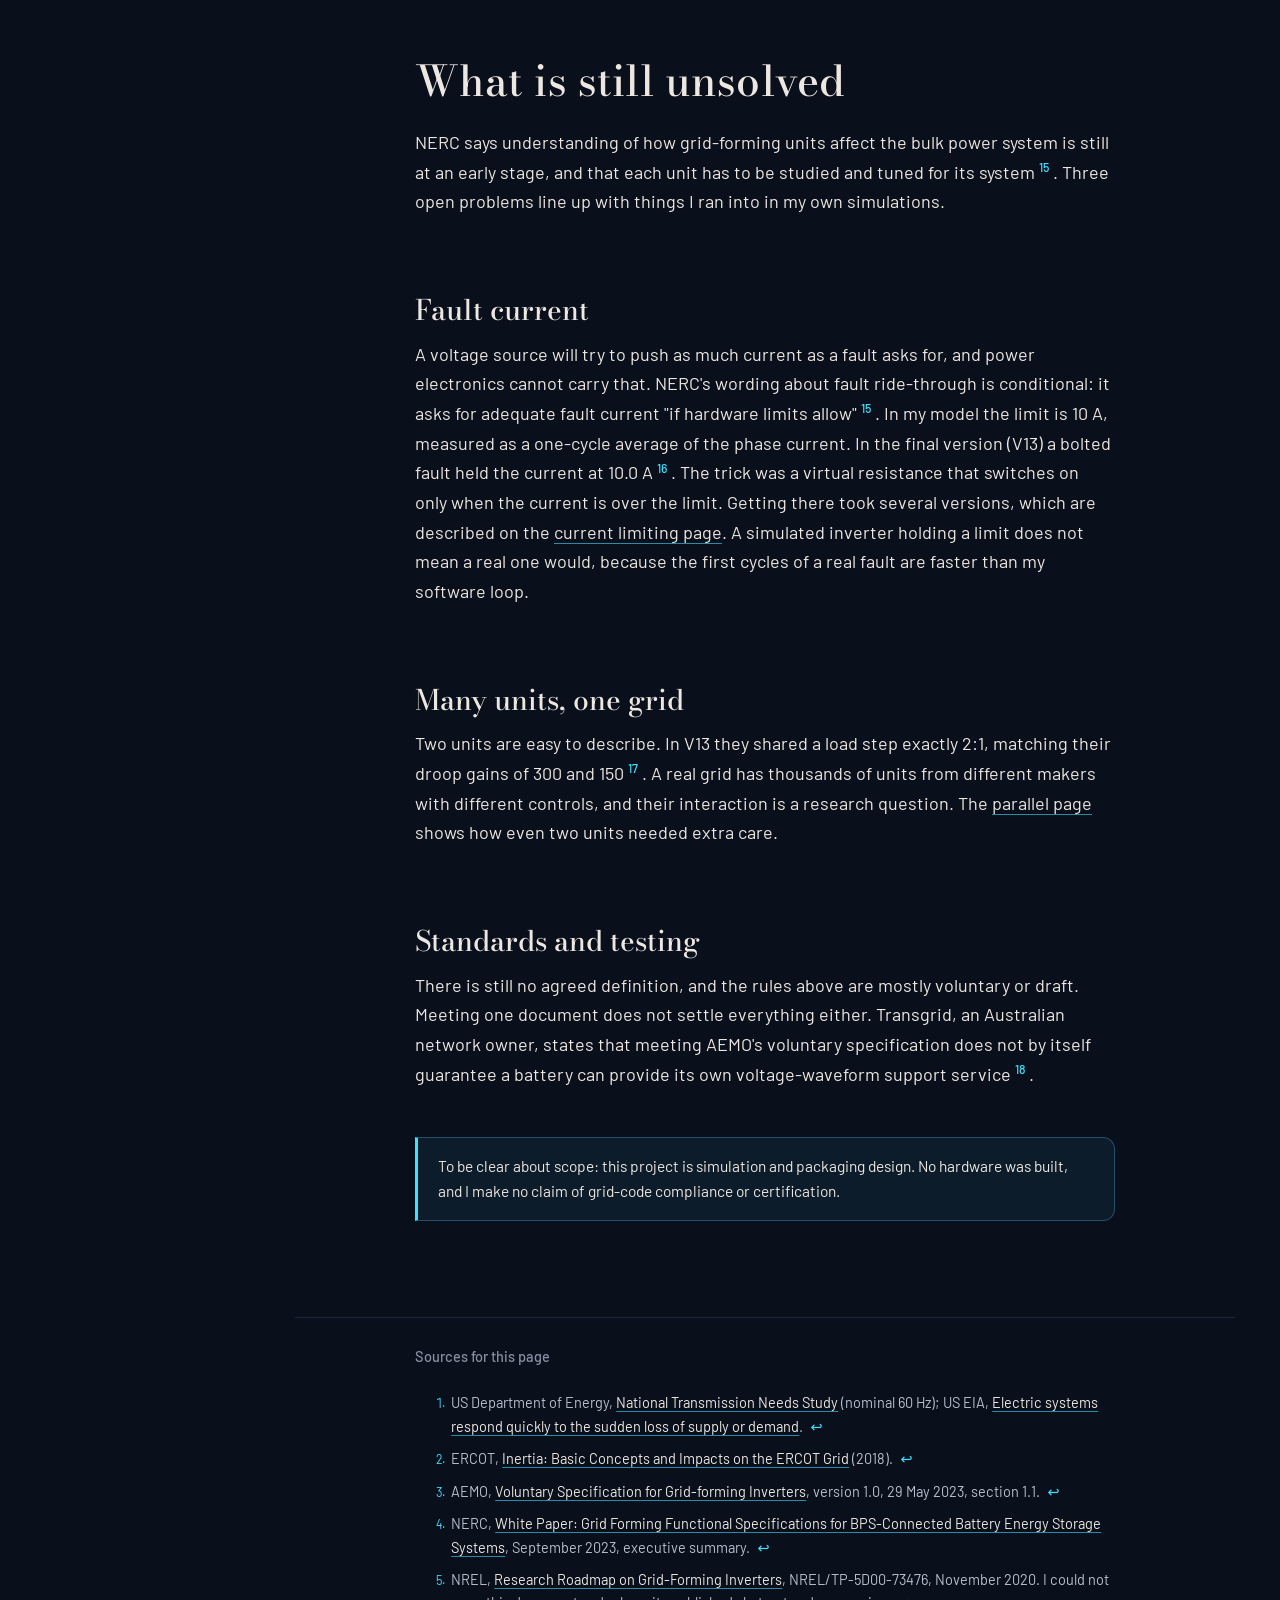
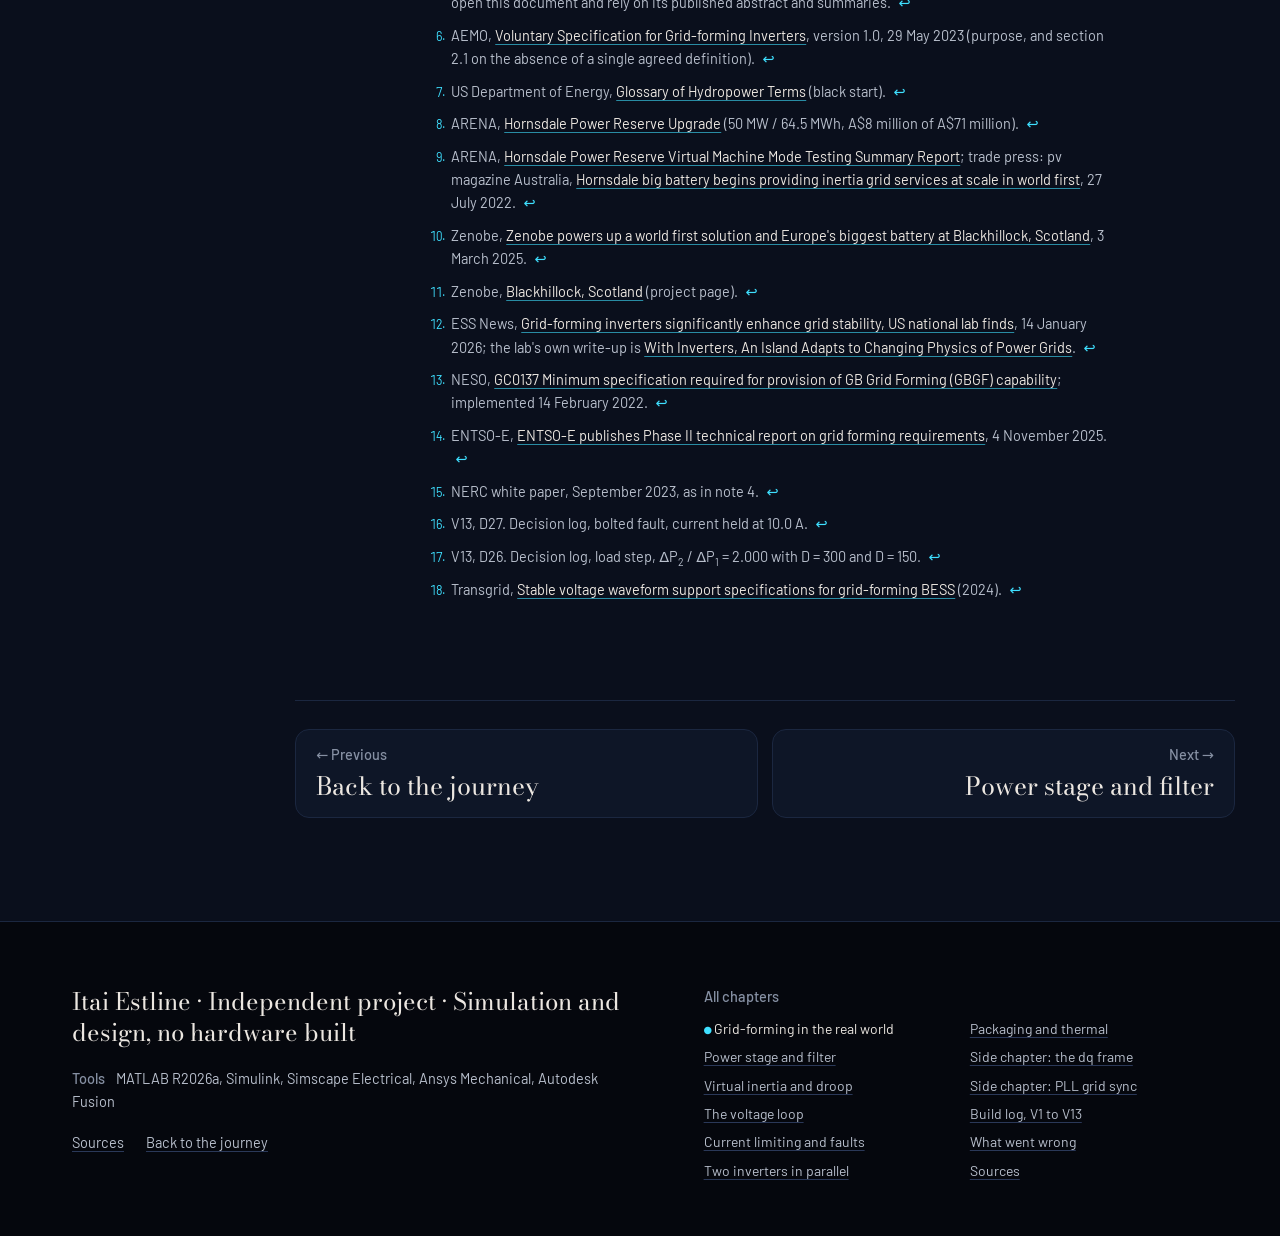
<file: real-world.html>
<!doctype html>
<html lang="en">
<head>
  <meta charset="utf-8">
  <meta name="viewport" content="width=device-width, initial-scale=1">
  <title>Grid-forming in the real world · Grid-Forming Inverter</title>
  <meta name="description" content="Why grid-forming inverters matter: how power reaches your home, what spinning generators give the grid, how following and forming differ, which real projects and grid codes exist, and what is still unsolved.">
  <link rel="stylesheet" href="css/tokens.css">
  <link rel="stylesheet" href="css/detail.css">
  <style>
    /* Page-local styles for the two hand-drawn diagrams on this page. */
    .rw-scroll { overflow-x: auto; }
    .rw-scroll:focus-visible { outline: 2px solid var(--ac); outline-offset: 2px; }
    svg.rw { display: block; width: 100%; min-width: 600px; height: auto; }
    svg.rw .bx { fill: var(--night-2); stroke: var(--night-4); stroke-width: 1.5; }
    svg.rw .bx.hot { stroke: var(--ac); stroke-width: 2; }
    svg.rw .ln { fill: none; stroke: var(--ink-3); stroke-width: 2.5; stroke-linecap: round; stroke-linejoin: round; }
    svg.rw .ln.c-ac { stroke: var(--ac); }
    svg.rw .ln.c-dc { stroke: var(--dc); }
    svg.rw .ln.c-ctl { stroke: var(--ctl); }
    svg.rw .ln.c-warn { stroke: var(--warn); }
    svg.rw .dash { stroke-dasharray: 5 6; }
    svg.rw .mk { stroke: none; fill: var(--ink-3); }
    svg.rw .mk.c-ac { fill: var(--ac); }
    svg.rw .mk.c-dc { fill: var(--dc); }
    svg.rw .mk.c-ctl { fill: var(--ctl); }
    svg.rw text { font-family: var(--font-sans); font-size: 13px; fill: var(--ink); stroke: none; }
    svg.rw text.lbl { font-size: 12px; fill: var(--ink-3); }
    svg.rw text.sub { font-family: var(--font-mono); font-size: 11px; fill: var(--ink-2); }
    svg.rw text.c-ac { fill: var(--ac); }
    svg.rw text.c-dc { fill: var(--dc); }
    svg.rw text.c-ctl { fill: var(--ctl); }
    svg.rw text.c-warn { fill: var(--warn); }
    svg.rw text.hd { font-size: 14px; font-weight: 600; }
  </style>
  <script type="importmap">{ "imports": { "three": "./vendor/three/three.module.js", "three/addons/": "./vendor/three/addons/" } }</script>
  <script type="module" src="js/detail/detail.js"></script>
</head>
<body class="detail" data-page="real-world">
  <a class="skip-link" href="#main">Skip to content</a>
  <header class="site-header" data-site-header></header>
  <main id="main">
    <article class="page">
      <header class="page-head">
        <p class="eyebrow">The big picture · Stations 01, 04, 05, 15</p>
        <h1>Grid-forming in the real world</h1>
        <p class="lede">My design is one small inverter in a simulation. This page is about why that kind of inverter matters on real grids, which real projects and grid codes exist, and what is still unsolved. I checked every outside fact against a source and linked it. Where I could not, I describe things in general terms.</p>
        <p class="back-links">
          <a href="index.html#s01">Back to the journey, station 01</a>
          <a href="index.html#s04">Station 04</a>
          <a href="index.html#s05">Station 05</a>
          <a href="index.html#s15">Station 15</a>
        </p>
      </header>

      <section id="chain">
        <h2>Where your power comes from</h2>
        <p>Follow the power backwards from a phone charger. It comes through the wall from the distribution lines on your street, which are fed by a substation. The substation is fed by high-voltage transmission lines, and those start at a step-up transformer beside a power plant. In North America that whole system runs at a nominal 60 Hz<sup class="fn"><a href="#fn-1" id="fnref-1">1</a></sup>.</p>
        <p>Solar panels and batteries make DC. Wind turbines make AC at a frequency that changes with the wind. Neither can be connected to the grid directly. An inverter (or a converter that does the same job) sits between the plant and the transformer and turns what the plant makes into grid-quality 60 Hz AC. That makes the inverter the gateway: every unit of solar, battery and wind power passes through one.</p>

</section>

      <section id="heartbeat">
        <h2>The old heartbeat, and why it is fading</h2>
        <p>For a century the grid's frequency has been held by big spinning machines. Every steam, gas and hydro generator is a heavy rotor locked to the grid at 60 Hz. If demand suddenly jumps, the rotors slow down a little and give up some of their stored motion to cover it. That stored motion is inertia, and it acts like a shock absorber: it makes frequency change slowly.</p>
        <p>When a large generator trips or demand jumps, frequency starts to fall. How fast depends on the total inertia on the system. Grid operators describe this as the rate of change of frequency (RoCoF), and lower inertia means a higher RoCoF after the same event. If it falls too fast there is not enough time for the frequency controls to act<sup class="fn"><a href="#fn-2" id="fnref-2">2</a></sup>.</p>
        <p>Solar panels and batteries have no rotor. As they replace spinning plants, the system has less inertia unless something supplies it another way. AEMO, the Australian market operator, names the retirement of synchronous generators alongside more inverter-based resources as a reason for the new problems in system strength, frequency and voltage control<sup class="fn"><a href="#fn-3" id="fnref-3">3</a></sup>. My own version of the inertia idea is on the <a href="inertia-droop.html">inertia and droop page</a>, where a control loop in software plays the part of the rotor.</p>
      </section>

      <section id="follow-or-form">
        <h2>Follow or form</h2>
        <p>Nearly all inverter-based resources on today's grids use grid-following control, according to a NERC white paper<sup class="fn"><a href="#fn-4" id="fnref-4">4</a></sup>. A grid-following inverter measures the grid's voltage, locks onto its phase with a phase-locked loop (a PLL), and pushes current into it. In circuit terms it behaves like a current source. It needs a voltage to follow. If the grid is weak or gone, it has nothing to lock to.</p>
        <p>A grid-forming inverter works the other way round. It produces its own voltage and frequency and lets the current be whatever the load takes, so it behaves like a voltage source<sup class="fn"><a href="#fn-5" id="fnref-5">5</a></sup>. NERC puts it as controls whose main aim is to hold an internal voltage phasor nearly constant over the first fractions of a second after a disturbance<sup class="fn"><a href="#fn-4">4</a></sup>. Both NERC and AEMO say there is no single agreed definition yet<sup class="fn"><a href="#fn-4">4</a></sup><sup class="fn"><a href="#fn-6" id="fnref-6">6</a></sup>.</p>

<p>My design is a former. Its swing equation and droop law let it set its own frequency and share load with a second unit. That is all explained in the pages that follow this one.</p>
      </section>

      <section id="unlocks">
        <h2>What forming unlocks</h2>
        <ul>
          <li><strong>Islanded microgrids.</strong> A group of loads cut off from the main grid still needs something to hold the voltage and frequency. A forming inverter with a battery can do that on its own. A follower cannot.</li>
          <li><strong>Black start.</strong> Black start means restoring a power station or grid after a shutdown without drawing on the external network<sup class="fn"><a href="#fn-7" id="fnref-7">7</a></sup>. NERC lists blackstart as a possible capability of some grid-forming inverters, not all of them<sup class="fn"><a href="#fn-4">4</a></sup>.</li>
          <li><strong>Weak grids.</strong> A weak grid (low system strength) is one where the voltage moves a lot when current changes. Followers can become unstable there because their PLL tracks a wobbling voltage. NERC recommends operation in low system strength conditions as a grid-forming capability<sup class="fn"><a href="#fn-4">4</a></sup>, and AEMO says forming inverters have the potential to address some of the system-strength problems<sup class="fn"><a href="#fn-3">3</a></sup>.</li>
          <li><strong>Sharing without talking.</strong> With a droop law, each unit lets its frequency sag a little as it takes more load, so several units split a change between them with no communication. That is what my two-unit result shows at small scale.</li>
        </ul>
      </section>

      <section id="installations">
        <h2>Real installations</h2>
        <p>Three projects I could check against a source. I did not build or test any of them. These are only examples of the technology in use.</p>

        <h3>Hornsdale Power Reserve, South Australia</h3>
        <p>Hornsdale is a large Tesla battery. Its expansion added 50 MW / 64.5 MWh, and ARENA, Australia's renewable energy agency, helped fund it with A$8 million of a A$71 million project<sup class="fn"><a href="#fn-8" id="fnref-8">8</a></sup>. The expansion was used to trial a software mode in which the battery behaves like a synchronous machine and gives a virtual inertial response. The project reports call it virtual machine mode. Trade press describes the same thing as a grid-forming inverter providing inertia<sup class="fn"><a href="#fn-9" id="fnref-9">9</a></sup>.</p>

        <h3>Blackhillock, Scotland</h3>
        <p>Zenobe's Blackhillock battery was announced as live on 3 March 2025. The first phase is 200 MW / 400 MWh, with grid-forming inverters from SMA, and it provides stability services (inertia and short-circuit level) to NESO, the GB system operator<sup class="fn"><a href="#fn-10" id="fnref-10">10</a></sup>. It is one of the grid-forming batteries bought under NESO's Stability Pathfinder. Zenobe's later project page says a second phase is still being commissioned<sup class="fn"><a href="#fn-11" id="fnref-11">11</a></sup>, so I give only the first phase.</p>

        <h3>Kauai, Hawaii</h3>
        <p>On Kauai the utility, KIUC, runs a small island grid with a lot of solar and storage. After an oil-fired generator tripped in late 2021, frequency dropped and oscillations appeared in the first minute. Three of the four solar-plus-storage plants involved used grid-following inverters. KIUC then moved to grid-forming controls at its solar-plus-storage plants, and the US national lab NREL (now the National Laboratory of the Rockies) tested the island grid and reported that grid-forming resources significantly improved stability<sup class="fn"><a href="#fn-12" id="fnref-12">12</a></sup>. I could not open the lab's own page, so this one rests on a news report of it. I give no plant sizes because I could not confirm them.</p>
      </section>

      <section id="grid-codes">
        <h2>Grid codes and standards</h2>
        <p>Rules are starting to name grid-forming capability. Three developments I could verify:</p>
        <ul>
          <li><strong>AEMO (Australia), May 2023.</strong> A voluntary specification, version 1.0, that sets out the core capabilities a device should have to be called grid-forming, plus extra desirable ones. It is voluntary, and AEMO says it is meant to inform future rule changes and procurement<sup class="fn"><a href="#fn-6">6</a></sup>.</li>
          <li><strong>Great Britain, February 2022.</strong> Grid Code change GC0137 added a minimum specification for grid-forming capability. It is not mandatory<sup class="fn"><a href="#fn-13" id="fnref-13">13</a></sup>.</li>
          <li><strong>Europe, 2025.</strong> ENTSO-E published a technical report in November 2025 on grid-forming requirements under the draft NC RfG 2.0, the update to the EU connection rules for generators. The requirements in the draft are described as non-exhaustive, and the report itself is non-binding<sup class="fn"><a href="#fn-14" id="fnref-14">14</a></sup>. I could only confirm that the code is a draft, so I say nothing about when it takes effect.</li>
        </ul>
        <p>The NERC white paper of September 2023 is a recommendation, not a rule: it offers a working definition and a list of functions to ask of grid-forming batteries<sup class="fn"><a href="#fn-4">4</a></sup>. My own work makes no grid-code compliance claim. I never tested it against any of these documents.</p>
      </section>

      <section id="open-problems">
        <h2>What is still unsolved</h2>
        <p>NERC says understanding of how grid-forming units affect the bulk power system is still at an early stage, and that each unit has to be studied and tuned for its system<sup class="fn"><a href="#fn-15" id="fnref-15">15</a></sup>. Three open problems line up with things I ran into in my own simulations.</p>

        <h3>Fault current</h3>
        <p>A voltage source will try to push as much current as a fault asks for, and power electronics cannot carry that. NERC's wording about fault ride-through is conditional: it asks for adequate fault current "if hardware limits allow"<sup class="fn"><a href="#fn-15">15</a></sup>. In my model the limit is 10 A, measured as a one-cycle average of the phase current. In the final version (V13) a bolted fault held the current at 10.0 A<sup class="fn"><a href="#fn-16" id="fnref-16">16</a></sup>. The trick was a virtual resistance that switches on only when the current is over the limit. Getting there took several versions, which are described on the <a href="current-limiting.html">current limiting page</a>. A simulated inverter holding a limit does not mean a real one would, because the first cycles of a real fault are faster than my software loop.</p>

        <h3>Many units, one grid</h3>
        <p>Two units are easy to describe. In V13 they shared a load step exactly 2:1, matching their droop gains of 300 and 150<sup class="fn"><a href="#fn-17" id="fnref-17">17</a></sup>. A real grid has thousands of units from different makers with different controls, and their interaction is a research question. The <a href="parallel.html">parallel page</a> shows how even two units needed extra care.</p>

        <h3>Standards and testing</h3>
        <p>There is still no agreed definition, and the rules above are mostly voluntary or draft. Meeting one document does not settle everything either. Transgrid, an Australian network owner, states that meeting AEMO's voluntary specification does not by itself guarantee a battery can provide its own voltage-waveform support service<sup class="fn"><a href="#fn-18" id="fnref-18">18</a></sup>.</p>
        <aside class="note">
          <p>To be clear about scope: this project is simulation and packaging design. No hardware was built, and I make no claim of grid-code compliance or certification.</p>
        </aside>
      </section>

      <section class="footnotes" aria-label="Sources for this page"><h2>Sources for this page</h2>
        <ol>
          <li id="fn-1">US Department of Energy, <a href="https://www.energy.gov/sites/default/files/2023-12/National%20Transmission%20Needs%20Study%20-%20Final_2023.12.1.pdf" rel="noopener">National Transmission Needs Study</a> (nominal 60 Hz); US EIA, <a href="https://www.eia.gov/todayinenergy/detail.php?id=3990" rel="noopener">Electric systems respond quickly to the sudden loss of supply or demand</a>. <a href="#fnref-1" aria-label="Back to text">↩</a></li>
          <li id="fn-2">ERCOT, <a href="https://www.ercot.com/files/docs/2018/04/04/Inertia_Basic_Concepts_Impacts_On_ERCOT_v0.pdf" rel="noopener">Inertia: Basic Concepts and Impacts on the ERCOT Grid</a> (2018). <a href="#fnref-2" aria-label="Back to text">↩</a></li>
          <li id="fn-3">AEMO, <a href="https://aemo.com.au/-/media/files/initiatives/primary-frequency-response/2023/gfm-voluntary-spec.pdf?la=en" rel="noopener">Voluntary Specification for Grid-forming Inverters</a>, version 1.0, 29 May 2023, section 1.1. <a href="#fnref-3" aria-label="Back to text">↩</a></li>
          <li id="fn-4">NERC, <a href="https://www.nerc.com/comm/RSTC_Reliability_Guidelines/White_Paper_Grid_Forming_Technology.pdf" rel="noopener">White Paper: Grid Forming Functional Specifications for BPS-Connected Battery Energy Storage Systems</a>, September 2023, executive summary. <a href="#fnref-4" aria-label="Back to text">↩</a></li>
          <li id="fn-5">NREL, <a href="https://www.nrel.gov/docs/fy21osti/73476.pdf" rel="noopener">Research Roadmap on Grid-Forming Inverters</a>, NREL/TP-5D00-73476, November 2020. I could not open this document and rely on its published abstract and summaries. <a href="#fnref-5" aria-label="Back to text">↩</a></li>
          <li id="fn-6">AEMO, <a href="https://aemo.com.au/-/media/files/initiatives/primary-frequency-response/2023/gfm-voluntary-spec.pdf?la=en" rel="noopener">Voluntary Specification for Grid-forming Inverters</a>, version 1.0, 29 May 2023 (purpose, and section 2.1 on the absence of a single agreed definition). <a href="#fnref-6" aria-label="Back to text">↩</a></li>
          <li id="fn-7">US Department of Energy, <a href="https://www.energy.gov/cmei/water/glossary-hydropower-terms" rel="noopener">Glossary of Hydropower Terms</a> (black start). <a href="#fnref-7" aria-label="Back to text">↩</a></li>
          <li id="fn-8">ARENA, <a href="https://arena.gov.au/projects/hornsdale-power-reserve-upgrade" rel="noopener">Hornsdale Power Reserve Upgrade</a> (50 MW / 64.5 MWh, A$8 million of A$71 million). <a href="#fnref-8" aria-label="Back to text">↩</a></li>
          <li id="fn-9">ARENA, <a href="https://arena.gov.au/knowledge-bank/hornsdale-power-reserve-virtual-machine-mode-testing-summary-report" rel="noopener">Hornsdale Power Reserve Virtual Machine Mode Testing Summary Report</a>; trade press: pv magazine Australia, <a href="https://www.pv-magazine-australia.com/2022/07/27/hornsdale-big-battery-begins-providing-inertia-grid-services-at-scale-in-world-first" rel="noopener">Hornsdale big battery begins providing inertia grid services at scale in world first</a>, 27 July 2022. <a href="#fnref-9" aria-label="Back to text">↩</a></li>
          <li id="fn-10">Zenobe, <a href="https://www.zenobe.com/?p=17752" rel="noopener">Zenobe powers up a world first solution and Europe's biggest battery at Blackhillock, Scotland</a>, 3 March 2025. <a href="#fnref-10" aria-label="Back to text">↩</a></li>
          <li id="fn-11">Zenobe, <a href="https://www.zenobe.com/battery-project-development/blackhillock-bess/" rel="noopener">Blackhillock, Scotland</a> (project page). <a href="#fnref-11" aria-label="Back to text">↩</a></li>
          <li id="fn-12">ESS News, <a href="https://www.ess-news.com/2026/01/14/grid-forming-inverters-significantly-enhance-grid-stability-us-national-lab-finds/" rel="noopener">Grid-forming inverters significantly enhance grid stability, US national lab finds</a>, 14 January 2026; the lab's own write-up is <a href="https://www.nrel.gov/news/detail/features/2026/with-inverters-an-island-adapts-to-the-changing-physics-of-power-grids" rel="noopener">With Inverters, An Island Adapts to Changing Physics of Power Grids</a>. <a href="#fnref-12" aria-label="Back to text">↩</a></li>
          <li id="fn-13">NESO, <a href="https://neso.energy/industry-information/codes/gc/modifications/gc0137-minimum-specification-required-provision-gb-grid-forming-gbgf-capability-formerly-virtual-synchronous-machinevsm-capability" rel="noopener">GC0137 Minimum specification required for provision of GB Grid Forming (GBGF) capability</a>; implemented 14 February 2022. <a href="#fnref-13" aria-label="Back to text">↩</a></li>
          <li id="fn-14">ENTSO-E, <a href="https://entsoe.eu/news/2025/11/04/entso-e-publishes-phase-ii-technical-report-on-grid-forming-requirements" rel="noopener">ENTSO-E publishes Phase II technical report on grid forming requirements</a>, 4 November 2025. <a href="#fnref-14" aria-label="Back to text">↩</a></li>
          <li id="fn-15">NERC white paper, September 2023, as in note 4. <a href="#fnref-15" aria-label="Back to text">↩</a></li>
          <li id="fn-16">V13, D27. Decision log, bolted fault, current held at 10.0 A. <a href="#fnref-16" aria-label="Back to text">↩</a></li>
          <li id="fn-17">V13, D26. Decision log, load step, ΔP<sub>2</sub> / ΔP<sub>1</sub> = 2.000 with D = 300 and D = 150. <a href="#fnref-17" aria-label="Back to text">↩</a></li>
          <li id="fn-18">Transgrid, <a href="https://transgrid.com.au/media/fctbpgif/2406-transgrid_stable-voltage-waveform-support-specifications-for-grid-forming-bess.pdf" rel="noopener">Stable voltage waveform support specifications for grid-forming BESS</a> (2024). <a href="#fnref-18" aria-label="Back to text">↩</a></li>
        </ol>
      </section>

      <nav class="pager"><a rel="prev" href="index.html">Back to the journey</a><a rel="next" href="power-stage.html">Power stage and filter</a></nav>
    </article>
  </main>
  <footer class="site-footer" data-site-footer></footer>
</body>
</html>
</file>
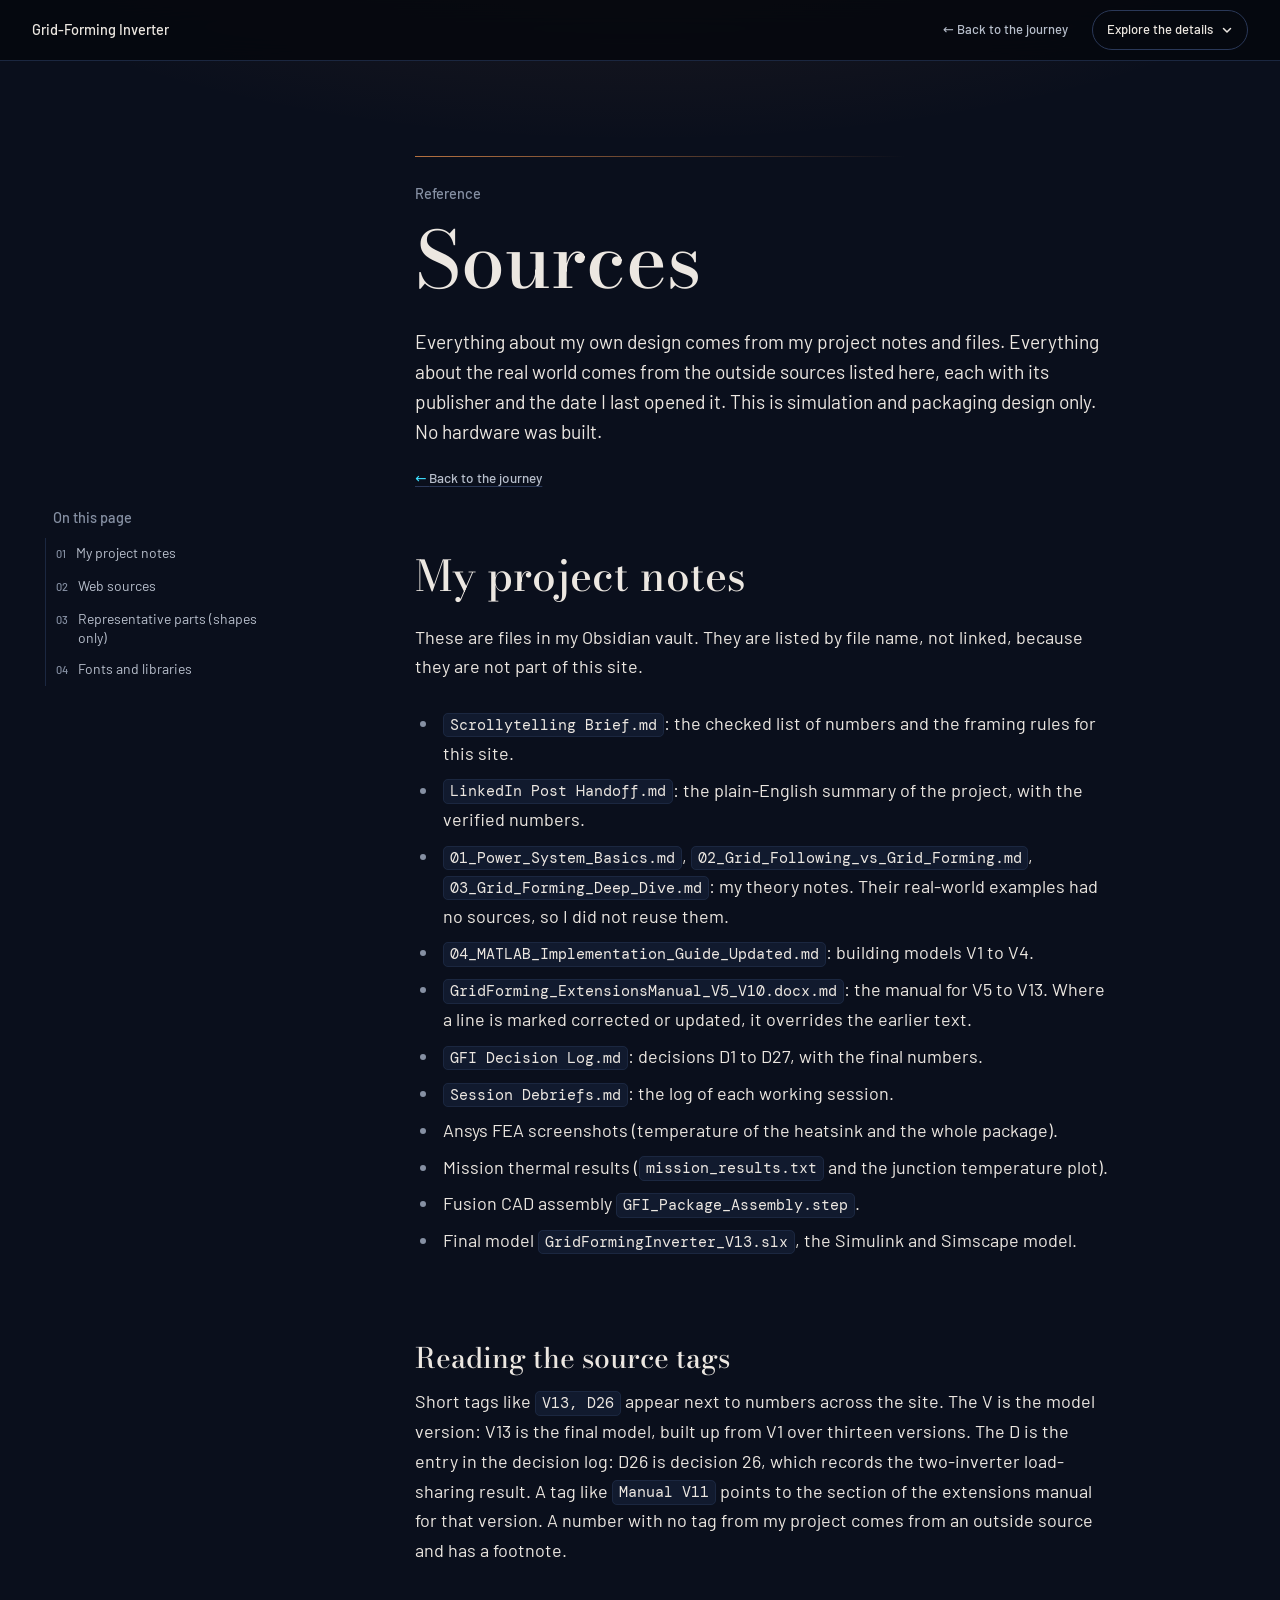
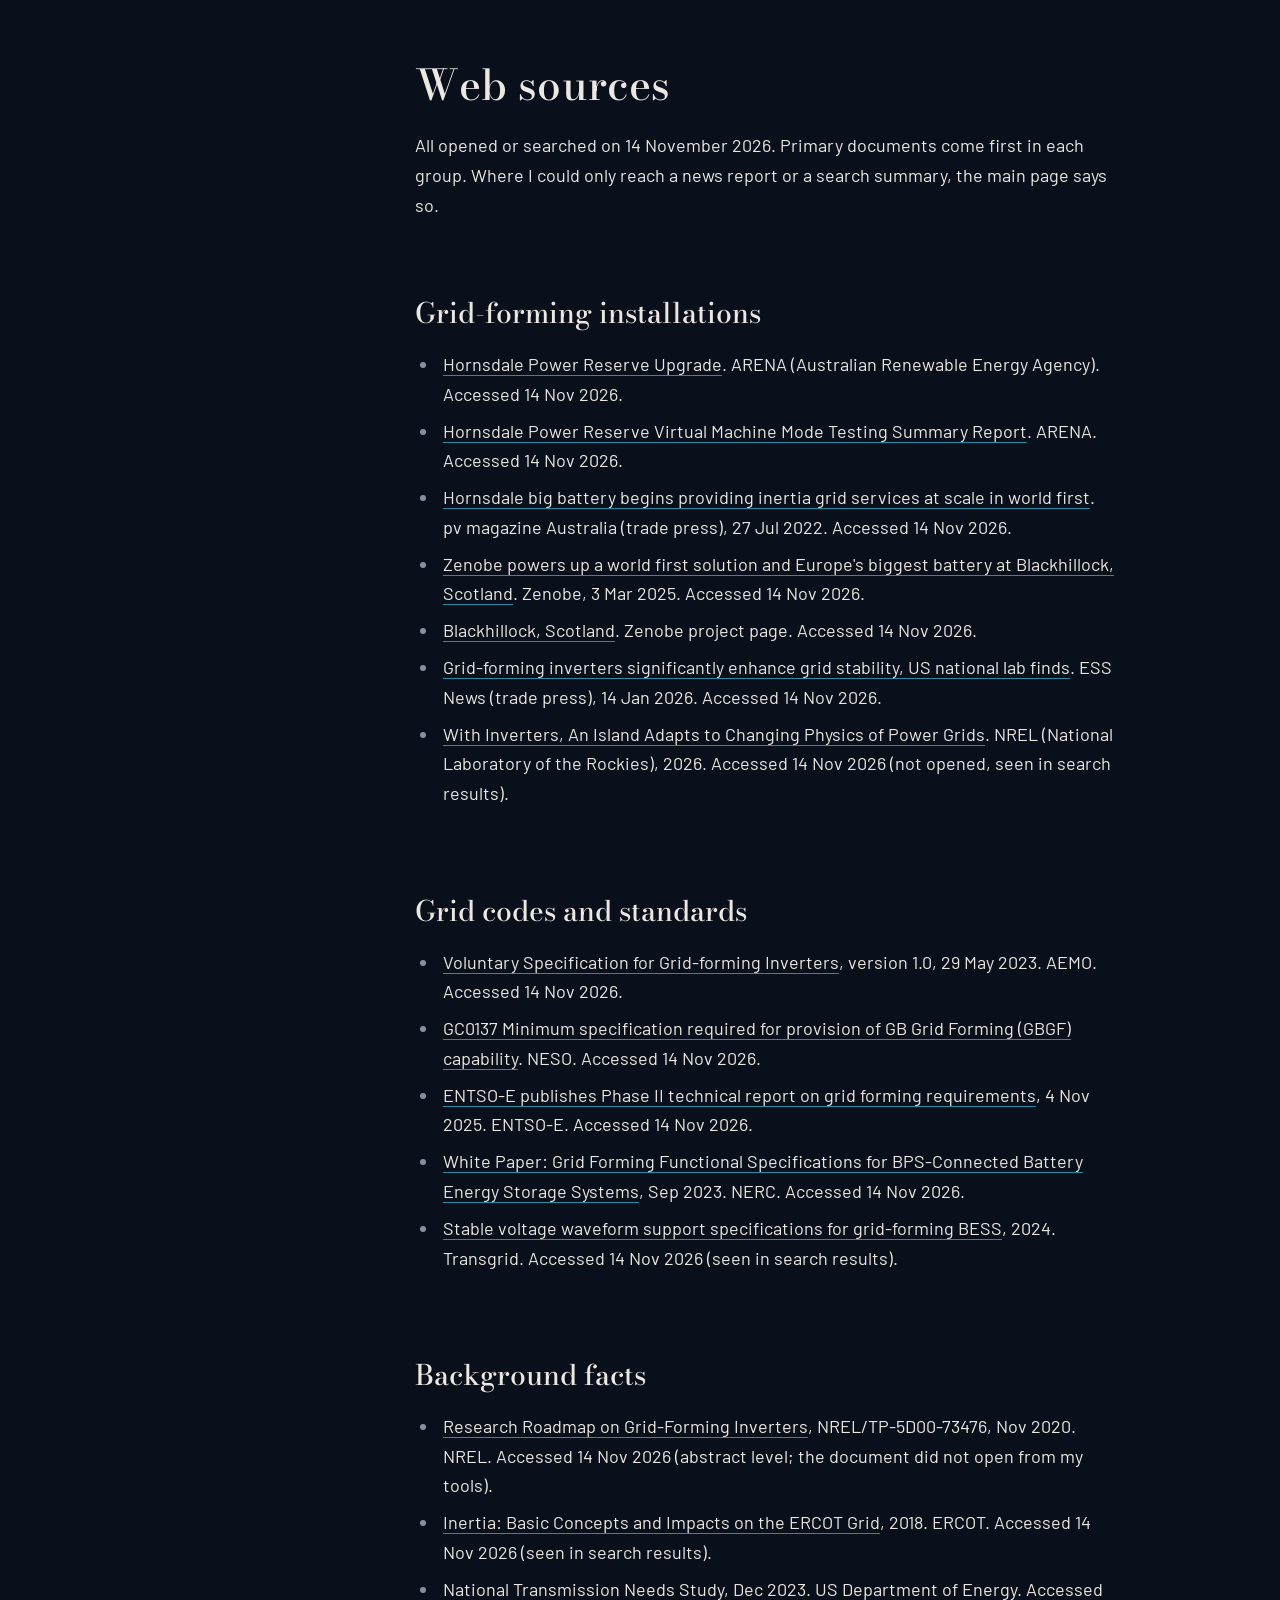
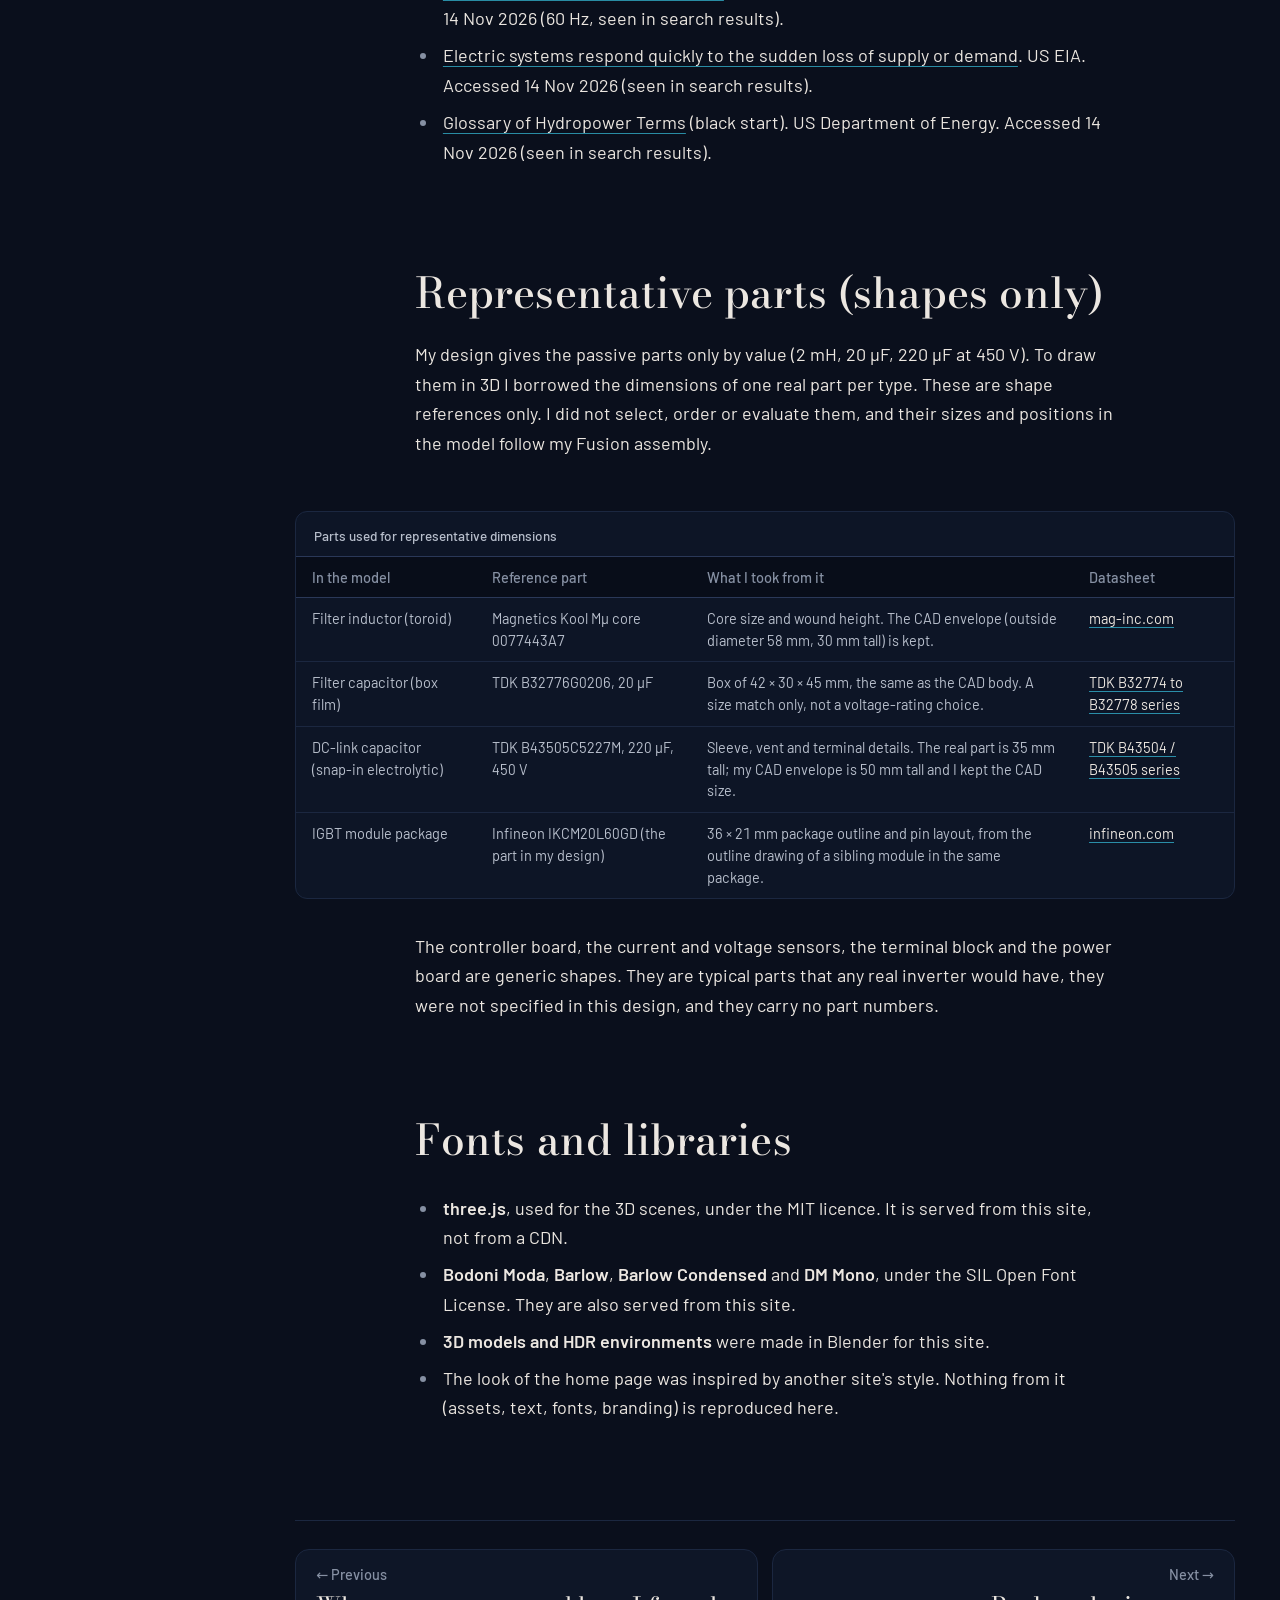
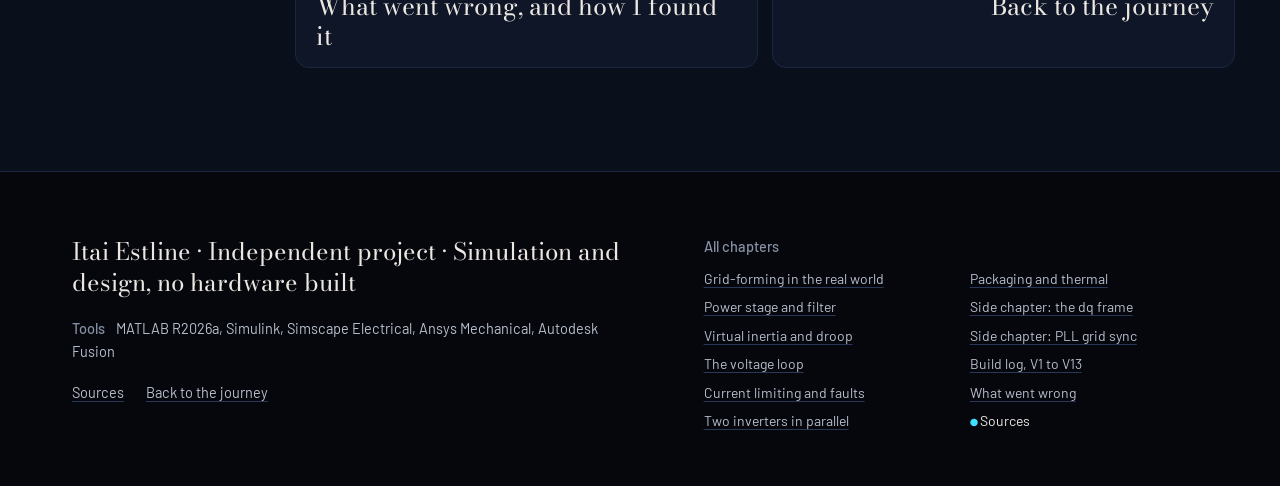
<file: sources.html>
<!doctype html>
<html lang="en">
<head>
  <meta charset="utf-8">
  <meta name="viewport" content="width=device-width, initial-scale=1">
  <title>Sources · Grid-Forming Inverter</title>
  <meta name="description" content="Where the numbers on this site come from: my project notes and files, the outside web sources for the real-world facts, and the fonts and libraries used.">
  <link rel="stylesheet" href="css/tokens.css">
  <link rel="stylesheet" href="css/detail.css">
  <script type="importmap">{ "imports": { "three": "./vendor/three/three.module.js", "three/addons/": "./vendor/three/addons/" } }</script>
  <script type="module" src="js/detail/detail.js"></script>
</head>
<body class="detail" data-page="sources">
  <a class="skip-link" href="#main">Skip to content</a>
  <header class="site-header" data-site-header></header>
  <main id="main">
    <article class="page">
      <header class="page-head">
        <p class="eyebrow">Reference</p>
        <h1>Sources</h1>
        <p class="lede">Everything about my own design comes from my project notes and files. Everything about the real world comes from the outside sources listed here, each with its publisher and the date I last opened it. This is simulation and packaging design only. No hardware was built.</p>
        <p class="back-links"><a href="index.html">Back to the journey</a></p>
      </header>

      <section id="project-notes">
        <h2>My project notes</h2>
        <p>These are files in my Obsidian vault. They are listed by file name, not linked, because they are not part of this site.</p>
        <ul>
          <li><code>Scrollytelling Brief.md</code>: the checked list of numbers and the framing rules for this site.</li>
          <li><code>LinkedIn Post Handoff.md</code>: the plain-English summary of the project, with the verified numbers.</li>
          <li><code>01_Power_System_Basics.md</code>, <code>02_Grid_Following_vs_Grid_Forming.md</code>, <code>03_Grid_Forming_Deep_Dive.md</code>: my theory notes. Their real-world examples had no sources, so I did not reuse them.</li>
          <li><code>04_MATLAB_Implementation_Guide_Updated.md</code>: building models V1 to V4.</li>
          <li><code>GridForming_ExtensionsManual_V5_V10.docx.md</code>: the manual for V5 to V13. Where a line is marked corrected or updated, it overrides the earlier text.</li>
          <li><code>GFI Decision Log.md</code>: decisions D1 to D27, with the final numbers.</li>
          <li><code>Session Debriefs.md</code>: the log of each working session.</li>
          <li>Ansys FEA screenshots (temperature of the heatsink and the whole package).</li>
          <li>Mission thermal results (<code>mission_results.txt</code> and the junction temperature plot).</li>
          <li>Fusion CAD assembly <code>GFI_Package_Assembly.step</code>.</li>
          <li>Final model <code>GridFormingInverter_V13.slx</code>, the Simulink and Simscape model.</li>
        </ul>

        <h3>Reading the source tags</h3>
        <p>Short tags like <code>V13, D26</code> appear next to numbers across the site. The V is the model version: V13 is the final model, built up from V1 over thirteen versions. The D is the entry in the decision log: D26 is decision 26, which records the two-inverter load-sharing result. A tag like <code>Manual V11</code> points to the section of the extensions manual for that version. A number with no tag from my project comes from an outside source and has a footnote.</p>
      </section>

      <section id="web-sources">
        <h2>Web sources</h2>
        <p>All opened or searched on 14 November 2026. Primary documents come first in each group. Where I could only reach a news report or a search summary, the main page says so.</p>

        <h3>Grid-forming installations</h3>
        <ul>
          <li><a href="https://arena.gov.au/projects/hornsdale-power-reserve-upgrade" rel="noopener">Hornsdale Power Reserve Upgrade</a>. ARENA (Australian Renewable Energy Agency). Accessed 14 Nov 2026.</li>
          <li><a href="https://arena.gov.au/knowledge-bank/hornsdale-power-reserve-virtual-machine-mode-testing-summary-report" rel="noopener">Hornsdale Power Reserve Virtual Machine Mode Testing Summary Report</a>. ARENA. Accessed 14 Nov 2026.</li>
          <li><a href="https://www.pv-magazine-australia.com/2022/07/27/hornsdale-big-battery-begins-providing-inertia-grid-services-at-scale-in-world-first" rel="noopener">Hornsdale big battery begins providing inertia grid services at scale in world first</a>. pv magazine Australia (trade press), 27 Jul 2022. Accessed 14 Nov 2026.</li>
          <li><a href="https://www.zenobe.com/?p=17752" rel="noopener">Zenobe powers up a world first solution and Europe's biggest battery at Blackhillock, Scotland</a>. Zenobe, 3 Mar 2025. Accessed 14 Nov 2026.</li>
          <li><a href="https://www.zenobe.com/battery-project-development/blackhillock-bess/" rel="noopener">Blackhillock, Scotland</a>. Zenobe project page. Accessed 14 Nov 2026.</li>
          <li><a href="https://www.ess-news.com/2026/01/14/grid-forming-inverters-significantly-enhance-grid-stability-us-national-lab-finds/" rel="noopener">Grid-forming inverters significantly enhance grid stability, US national lab finds</a>. ESS News (trade press), 14 Jan 2026. Accessed 14 Nov 2026.</li>
          <li><a href="https://www.nrel.gov/news/detail/features/2026/with-inverters-an-island-adapts-to-the-changing-physics-of-power-grids" rel="noopener">With Inverters, An Island Adapts to Changing Physics of Power Grids</a>. NREL (National Laboratory of the Rockies), 2026. Accessed 14 Nov 2026 (not opened, seen in search results).</li>
        </ul>

        <h3>Grid codes and standards</h3>
        <ul>
          <li><a href="https://aemo.com.au/-/media/files/initiatives/primary-frequency-response/2023/gfm-voluntary-spec.pdf?la=en" rel="noopener">Voluntary Specification for Grid-forming Inverters</a>, version 1.0, 29 May 2023. AEMO. Accessed 14 Nov 2026.</li>
          <li><a href="https://neso.energy/industry-information/codes/gc/modifications/gc0137-minimum-specification-required-provision-gb-grid-forming-gbgf-capability-formerly-virtual-synchronous-machinevsm-capability" rel="noopener">GC0137 Minimum specification required for provision of GB Grid Forming (GBGF) capability</a>. NESO. Accessed 14 Nov 2026.</li>
          <li><a href="https://entsoe.eu/news/2025/11/04/entso-e-publishes-phase-ii-technical-report-on-grid-forming-requirements" rel="noopener">ENTSO-E publishes Phase II technical report on grid forming requirements</a>, 4 Nov 2025. ENTSO-E. Accessed 14 Nov 2026.</li>
          <li><a href="https://www.nerc.com/comm/RSTC_Reliability_Guidelines/White_Paper_Grid_Forming_Technology.pdf" rel="noopener">White Paper: Grid Forming Functional Specifications for BPS-Connected Battery Energy Storage Systems</a>, Sep 2023. NERC. Accessed 14 Nov 2026.</li>
          <li><a href="https://transgrid.com.au/media/fctbpgif/2406-transgrid_stable-voltage-waveform-support-specifications-for-grid-forming-bess.pdf" rel="noopener">Stable voltage waveform support specifications for grid-forming BESS</a>, 2024. Transgrid. Accessed 14 Nov 2026 (seen in search results).</li>
        </ul>

        <h3>Background facts</h3>
        <ul>
          <li><a href="https://www.nrel.gov/docs/fy21osti/73476.pdf" rel="noopener">Research Roadmap on Grid-Forming Inverters</a>, NREL/TP-5D00-73476, Nov 2020. NREL. Accessed 14 Nov 2026 (abstract level; the document did not open from my tools).</li>
          <li><a href="https://www.ercot.com/files/docs/2018/04/04/Inertia_Basic_Concepts_Impacts_On_ERCOT_v0.pdf" rel="noopener">Inertia: Basic Concepts and Impacts on the ERCOT Grid</a>, 2018. ERCOT. Accessed 14 Nov 2026 (seen in search results).</li>
          <li><a href="https://www.energy.gov/sites/default/files/2023-12/National%20Transmission%20Needs%20Study%20-%20Final_2023.12.1.pdf" rel="noopener">National Transmission Needs Study</a>, Dec 2023. US Department of Energy. Accessed 14 Nov 2026 (60 Hz, seen in search results).</li>
          <li><a href="https://www.eia.gov/todayinenergy/detail.php?id=3990" rel="noopener">Electric systems respond quickly to the sudden loss of supply or demand</a>. US EIA. Accessed 14 Nov 2026 (seen in search results).</li>
          <li><a href="https://www.energy.gov/cmei/water/glossary-hydropower-terms" rel="noopener">Glossary of Hydropower Terms</a> (black start). US Department of Energy. Accessed 14 Nov 2026 (seen in search results).</li>
        </ul>
      </section>

      <section id="parts">
        <h2>Representative parts (shapes only)</h2>
        <p>My design gives the passive parts only by value (2 mH, 20 µF, 220 µF at 450 V). To draw them in 3D I borrowed the dimensions of one real part per type. These are shape references only. I did not select, order or evaluate them, and their sizes and positions in the model follow my Fusion assembly.</p>
        <div class="table-wrap"><table class="data">
          <caption>Parts used for representative dimensions</caption>
          <thead><tr><th>In the model</th><th>Reference part</th><th>What I took from it</th><th>Datasheet</th></tr></thead>
          <tbody>
            <tr><td>Filter inductor (toroid)</td><td>Magnetics Kool Mµ core 0077443A7</td><td>Core size and wound height. The CAD envelope (outside diameter 58 mm, 30 mm tall) is kept.</td><td><a href="https://www.mag-inc.com/Media/Magnetics/Datasheets/0077443A7.pdf" rel="noopener">mag-inc.com</a></td></tr>
            <tr><td>Filter capacitor (box film)</td><td>TDK B32776G0206, 20 µF</td><td>Box of 42 × 30 × 45 mm, the same as the CAD body. A size match only, not a voltage-rating choice.</td><td><a href="https://sy-dep-epc-lpc.web.cern.ch/components/datasheets/epc-lpc%20(converters)/MKP_B32774_778_Film-Capacitor_EPCOS-TDK.pdf" rel="noopener">TDK B32774 to B32778 series</a></td></tr>
            <tr><td>DC-link capacitor (snap-in electrolytic)</td><td>TDK B43505C5227M, 220 µF, 450 V</td><td>Sleeve, vent and terminal details. The real part is 35 mm tall; my CAD envelope is 50 mm tall and I kept the CAD size.</td><td><a href="https://sy-dep-epc-lpc.web.cern.ch/components/datasheets/epc-lpc%20(converters)/B43504%20(EPCOS).pdf" rel="noopener">TDK B43504 / B43505 series</a></td></tr>
            <tr><td>IGBT module package</td><td>Infineon IKCM20L60GD (the part in my design)</td><td>36 × 21 mm package outline and pin layout, from the outline drawing of a sibling module in the same package.</td><td><a href="https://www.infineon.com/cms/en/product/power/intelligent-power-modules-ipm/ikcm20l60gd/" rel="noopener">infineon.com</a></td></tr>
          </tbody>
        </table></div>
        <p>The controller board, the current and voltage sensors, the terminal block and the power board are generic shapes. They are typical parts that any real inverter would have, they were not specified in this design, and they carry no part numbers.</p>
      </section>

      <section id="fonts-libraries">
        <h2>Fonts and libraries</h2>
        <ul>
          <li><strong>three.js</strong>, used for the 3D scenes, under the MIT licence. It is served from this site, not from a CDN.</li>
          <li><strong>Bodoni Moda</strong>, <strong>Barlow</strong>, <strong>Barlow Condensed</strong> and <strong>DM Mono</strong>, under the SIL Open Font License. They are also served from this site.</li>
          <li><strong>3D models and HDR environments</strong> were made in Blender for this site.</li>
          <li>The look of the home page was inspired by another site's style. Nothing from it (assets, text, fonts, branding) is reproduced here.</li>
        </ul>
      </section>

      <nav class="pager"><a rel="prev" href="what-went-wrong.html">What went wrong, and how I found it</a><a rel="next" href="index.html">Back to the journey</a></nav>
    </article>
  </main>
  <footer class="site-footer" data-site-footer></footer>
</body>
</html>
</file>
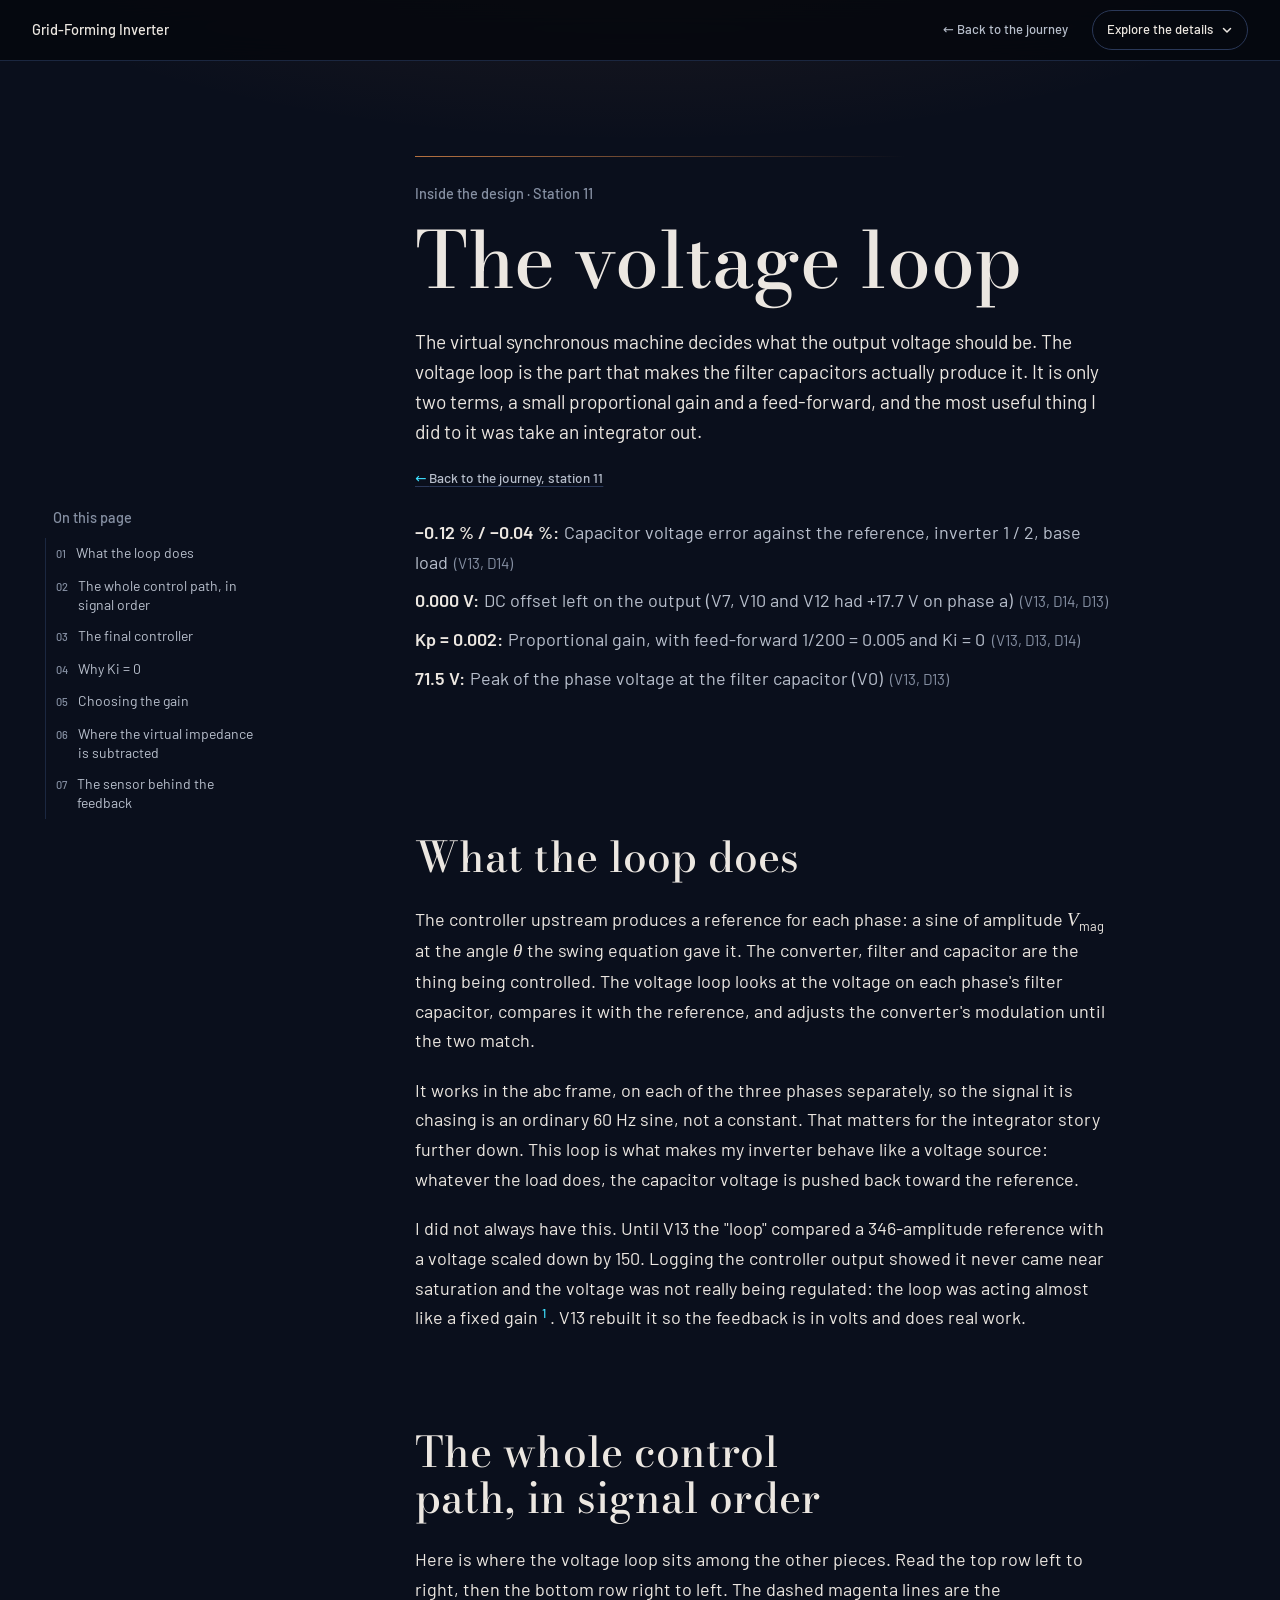
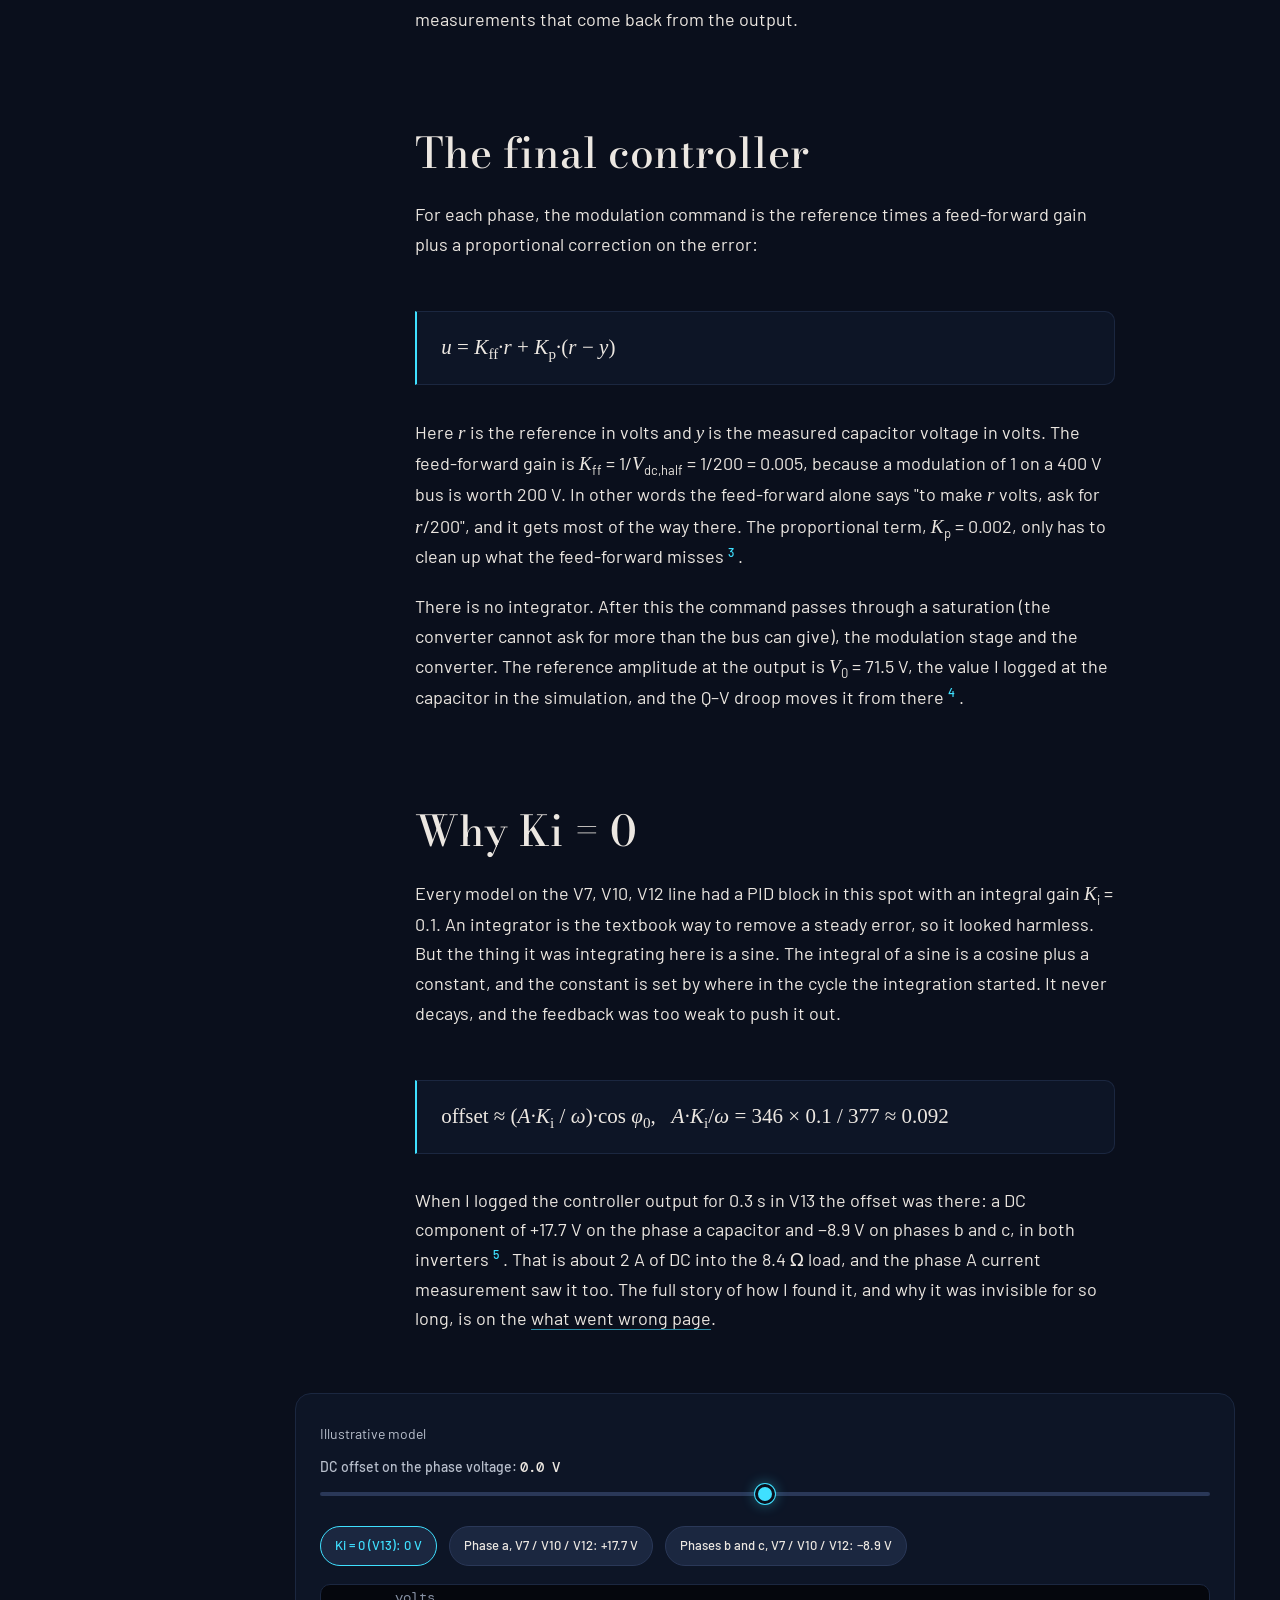
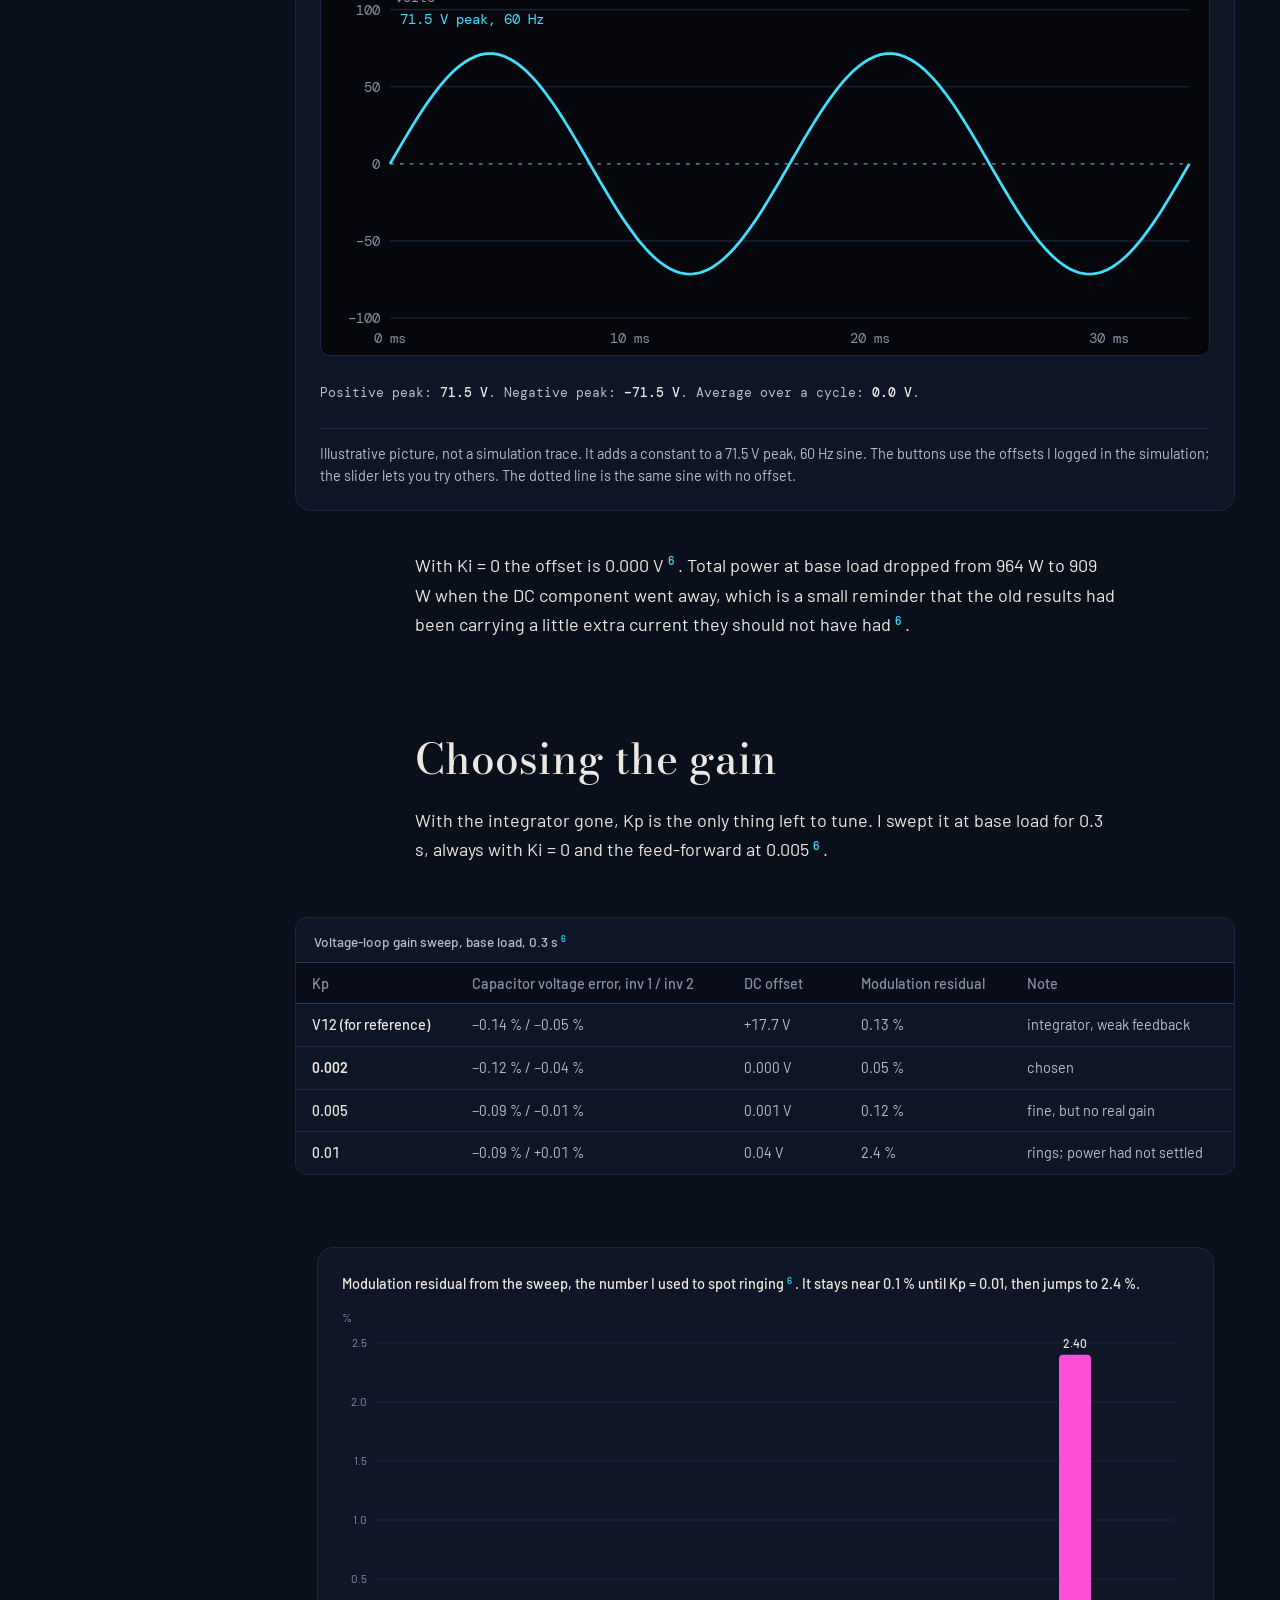
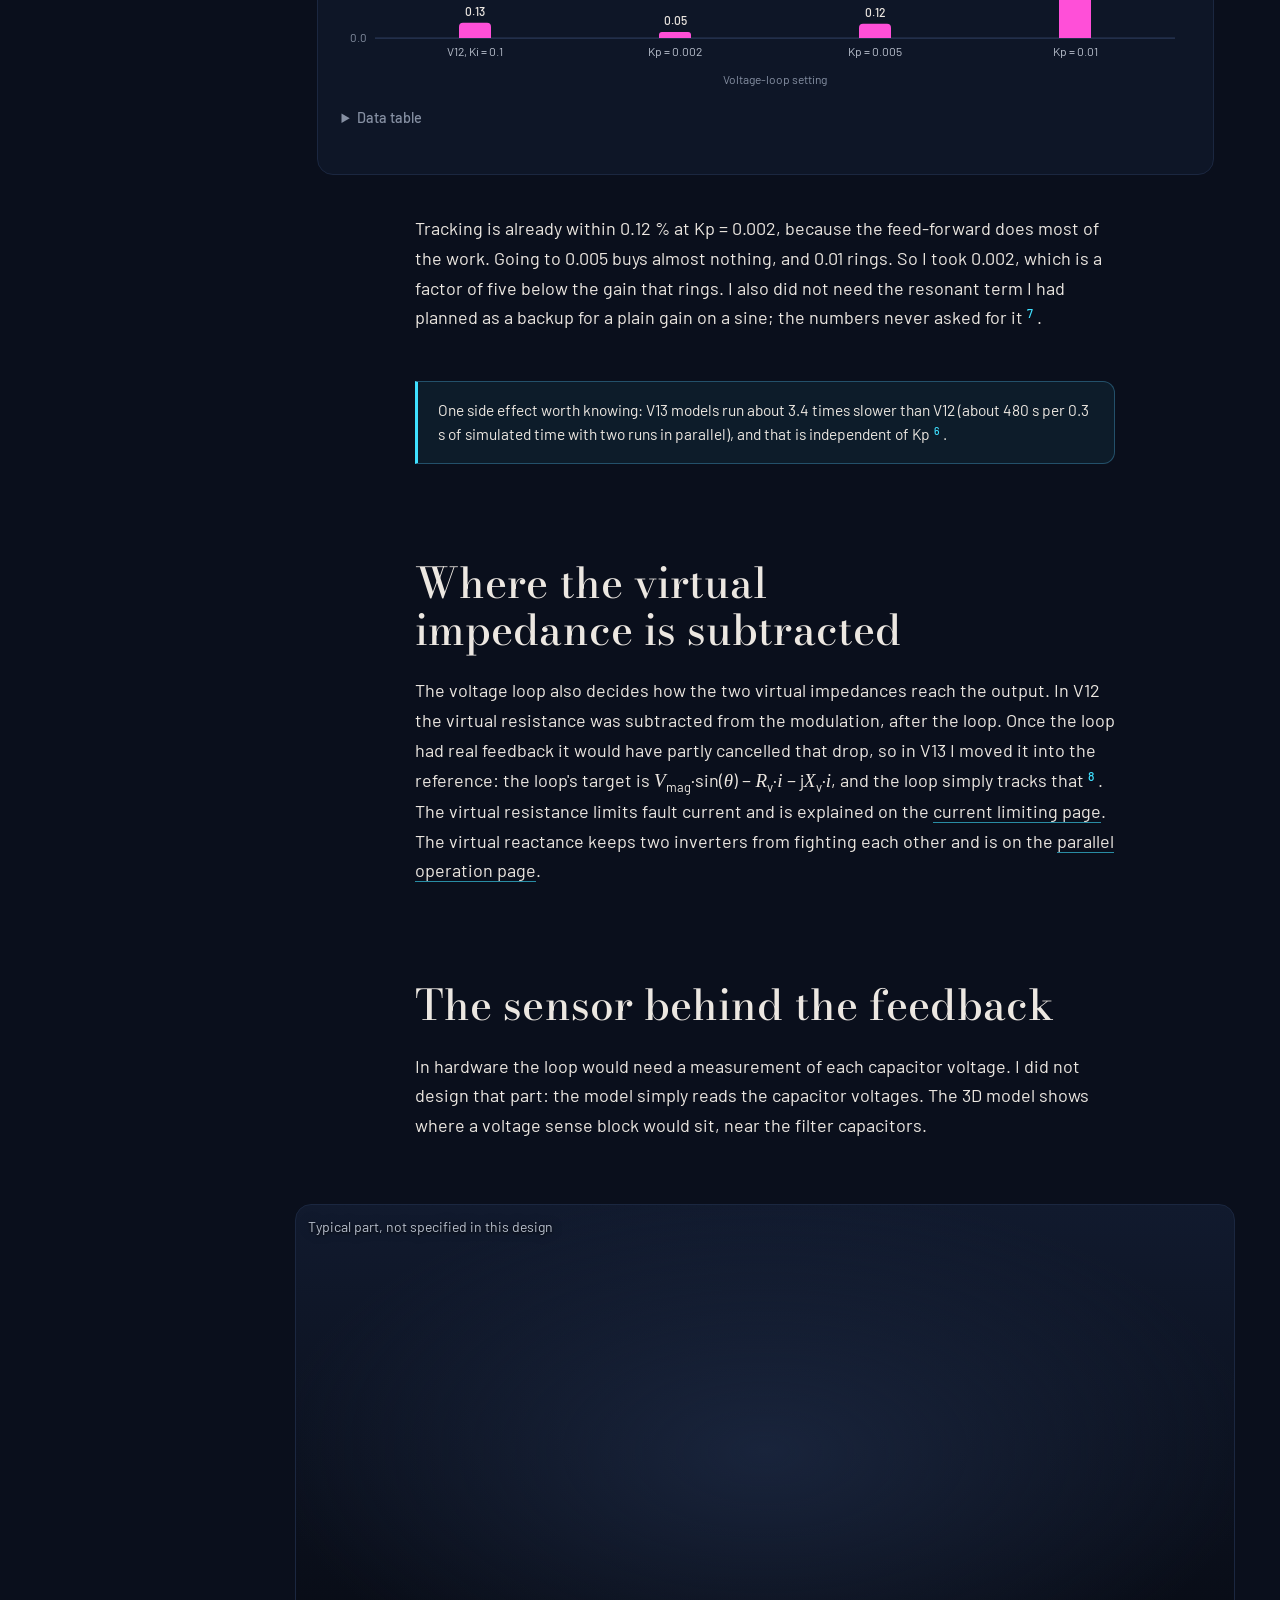
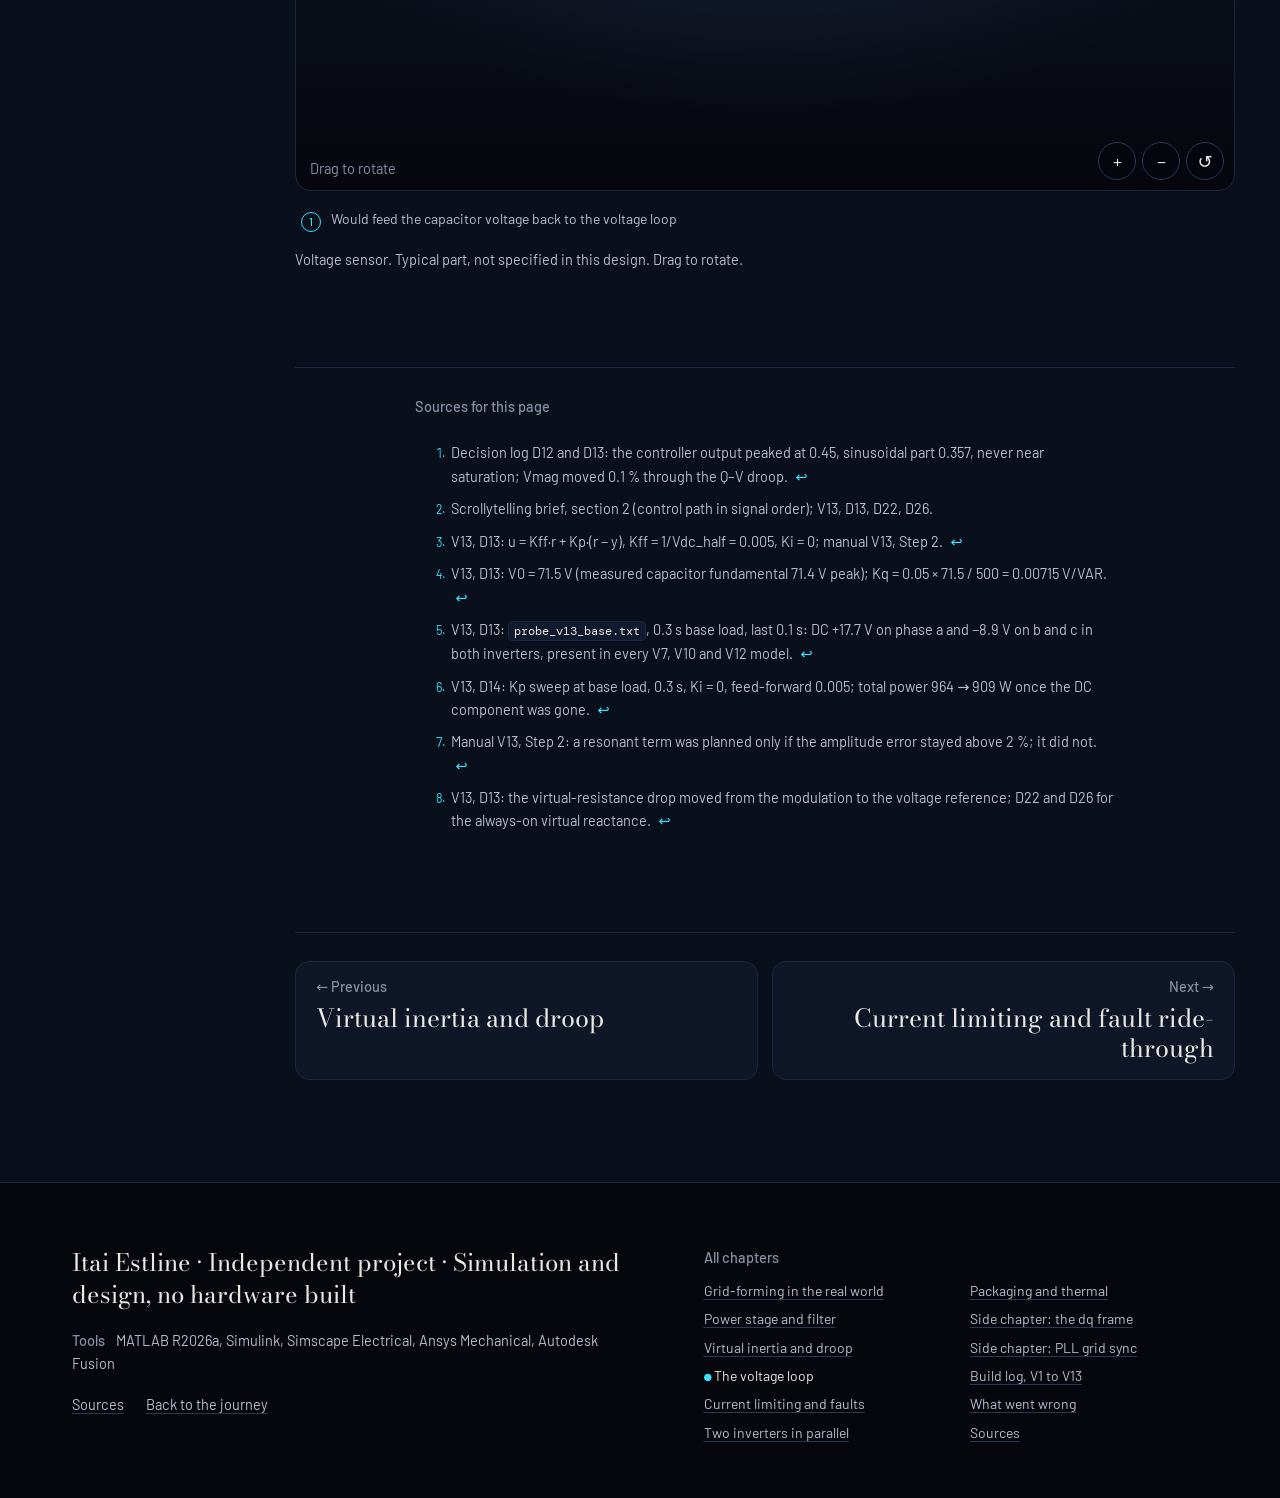
<file: voltage-loop.html>
<!doctype html>
<html lang="en">
<head>
  <meta charset="utf-8">
  <meta name="viewport" content="width=device-width, initial-scale=1">
  <title>The voltage loop · Grid-Forming Inverter</title>
  <meta name="description" content="How my inverter design makes each phase's capacitor voltage follow its reference with a proportional gain plus feed-forward, why the integrator was removed, and how I chose the gain.">
  <link rel="stylesheet" href="css/tokens.css">
  <link rel="stylesheet" href="css/detail.css">
  <style>
    /* Page-local styles for the hand-drawn diagram (gd) and the small widget (gw) on this page. */
    .gd-scroll { overflow-x: auto; }
    .gd-scroll:focus-visible { outline: 2px solid var(--ac); outline-offset: 2px; }
    svg.gd { display: block; width: 100%; min-width: 640px; height: auto; }
    svg.gd .box { fill: var(--night-2); stroke: var(--night-4); stroke-width: 1.5; }
    svg.gd .box.focus { stroke: var(--ctl); stroke-width: 2.5; }
    svg.gd .box.power { stroke: var(--ac); }
    svg.gd .ln { fill: none; stroke: var(--ink-3); stroke-width: 2; stroke-linecap: round; stroke-linejoin: round; }
    svg.gd .ln.fb { stroke: var(--ctl); stroke-dasharray: 5 6; }
    svg.gd .arrowhead { fill: var(--ink-3); }
    svg.gd text { font-family: var(--font-sans); font-size: 14px; fill: var(--ink); stroke: none; }
    svg.gd text.sub { font-family: var(--font-mono); font-size: 12px; fill: var(--ink-2); }
    svg.gd text.lbl { font-size: 12px; fill: var(--ink-3); }
    svg.gd text.lbl.c-ctl { fill: var(--ctl); }

    .gw { display: grid; gap: var(--s-4); }
    .gw-controls { display: flex; flex-wrap: wrap; gap: var(--s-4) var(--s-5); align-items: flex-end; }
    .gw-field { display: grid; gap: 6px; flex: 1 1 240px; font: 500 14px/1.3 var(--font-sans); color: var(--ink-2); }
    .gw-field output { font-family: var(--font-mono); color: var(--ink); }
    .gw input[type="range"] { width: 100%; accent-color: var(--ac); min-height: 28px; }
    .gw input:focus-visible, .gw-btn:focus-visible { outline: 2px solid var(--ac); outline-offset: 3px; }
    .gw-btns { display: flex; flex-wrap: wrap; gap: 8px; flex: 1 1 100%; }
    .gw-btn { font: 500 13px/1.2 var(--font-sans); color: var(--ink); background: var(--night-3); border: 1px solid var(--night-4); border-radius: var(--radius-pill); padding: 9px 14px; cursor: pointer; }
    .gw-btn[aria-pressed="true"] { border-color: var(--ac); color: var(--ac); }
    .gw-plot { display: block; width: 100%; height: auto; background: var(--night-0); border: 1px solid var(--night-3); border-radius: var(--radius); }
    .gw-plot text { font-family: var(--font-mono); font-size: 11px; fill: var(--ink-3); stroke: none; }
    .gw-plot .grid { stroke: var(--night-3); stroke-width: 1; fill: none; }
    .gw-plot .zero { stroke: var(--ink-3); stroke-width: 1; stroke-dasharray: 3 5; fill: none; }
    .gw-plot .ghost { stroke: var(--ink-3); stroke-width: 1.5; stroke-dasharray: 2 4; fill: none; }
    .gw-plot .wave { stroke: var(--ac); stroke-width: 2.25; fill: none; stroke-linejoin: round; }
    .gw-plot .mean { stroke: var(--warn); stroke-width: 1.5; fill: none; }
    .gw-plot text.t-ac { fill: var(--ac); }
    .gw-plot text.t-warn { fill: var(--warn); }
    .gw-readout { margin: 0; font: 13px/1.6 var(--font-mono); color: var(--ink-2); }
    .gw-readout b { color: var(--ink); font-weight: 500; }
  </style>
  <script type="importmap">{ "imports": { "three": "./vendor/three/three.module.js", "three/addons/": "./vendor/three/addons/" } }</script>
  <script type="module" src="js/detail/detail.js"></script>
</head>
<body class="detail" data-page="voltage-loop">
  <a class="skip-link" href="#main">Skip to content</a>
  <header class="site-header" data-site-header></header>
  <main id="main">
    <article class="page">
      <header class="page-head">
        <p class="eyebrow">Inside the design · Station 11</p>
        <h1>The voltage loop</h1>
        <p class="lede">The virtual synchronous machine decides what the output voltage should be. The voltage loop is the part that makes the filter capacitors actually produce it. It is only two terms, a small proportional gain and a feed-forward, and the most useful thing I did to it was take an integrator out.</p>
        <p class="back-links"><a href="index.html#s11">Back to the journey, station 11</a></p>
      </header>

      <div class="results">
        <div class="result"><span class="value">−0.12 % / −0.04 %</span><span class="label">Capacitor voltage error against the reference, inverter 1 / 2, base load</span><span class="src">V13, D14</span></div>
        <div class="result"><span class="value">0.000 V</span><span class="label">DC offset left on the output (V7, V10 and V12 had +17.7 V on phase a)</span><span class="src">V13, D14, D13</span></div>
        <div class="result"><span class="value">Kp = 0.002</span><span class="label">Proportional gain, with feed-forward 1/200 = 0.005 and Ki = 0</span><span class="src">V13, D13, D14</span></div>
        <div class="result"><span class="value">71.5 V</span><span class="label">Peak of the phase voltage at the filter capacitor (V0)</span><span class="src">V13, D13</span></div>
      </div>

      <section id="what">
        <h2>What the loop does</h2>
        <p>The controller upstream produces a reference for each phase: a sine of amplitude <var>V</var><sub>mag</sub> at the angle <var>θ</var> the swing equation gave it. The converter, filter and capacitor are the thing being controlled. The voltage loop looks at the voltage on each phase's filter capacitor, compares it with the reference, and adjusts the converter's modulation until the two match.</p>
        <p>It works in the abc frame, on each of the three phases separately, so the signal it is chasing is an ordinary 60 Hz sine, not a constant. That matters for the integrator story further down. This loop is what makes my inverter behave like a voltage source: whatever the load does, the capacitor voltage is pushed back toward the reference.</p>
        <p>I did not always have this. Until V13 the "loop" compared a 346-amplitude reference with a voltage scaled down by 150. Logging the controller output showed it never came near saturation and the voltage was not really being regulated: the loop was acting almost like a fixed gain<sup class="fn"><a href="#fn-1" id="fnref-1">1</a></sup>. V13 rebuilt it so the feedback is in volts and does real work.</p>
      </section>

      <section id="path">
        <h2>The whole control path, in signal order</h2>
        <p>Here is where the voltage loop sits among the other pieces. Read the top row left to right, then the bottom row right to left. The dashed magenta lines are the measurements that come back from the output.</p>
</section>

      <section id="controller">
        <h2>The final controller</h2>
        <p>For each phase, the modulation command is the reference times a feed-forward gain plus a proportional correction on the error:</p>
        <p class="eq"><var>u</var> = <var>K</var><sub>ff</sub>·<var>r</var> + <var>K</var><sub>p</sub>·(<var>r</var> − <var>y</var>)</p>
        <p>Here <var>r</var> is the reference in volts and <var>y</var> is the measured capacitor voltage in volts. The feed-forward gain is <var>K</var><sub>ff</sub> = 1/<var>V</var><sub>dc,half</sub> = 1/200 = 0.005, because a modulation of 1 on a 400 V bus is worth 200 V. In other words the feed-forward alone says "to make <var>r</var> volts, ask for <var>r</var>/200", and it gets most of the way there. The proportional term, <var>K</var><sub>p</sub> = 0.002, only has to clean up what the feed-forward misses<sup class="fn"><a href="#fn-3" id="fnref-3">3</a></sup>.</p>
        <p>There is no integrator. After this the command passes through a saturation (the converter cannot ask for more than the bus can give), the modulation stage and the converter. The reference amplitude at the output is <var>V</var><sub>0</sub> = 71.5 V, the value I logged at the capacitor in the simulation, and the Q–V droop moves it from there<sup class="fn"><a href="#fn-4" id="fnref-4">4</a></sup>.</p>
      </section>

      <section id="no-integrator">
        <h2>Why Ki = 0</h2>
        <p>Every model on the V7, V10, V12 line had a PID block in this spot with an integral gain <var>K</var><sub>i</sub> = 0.1. An integrator is the textbook way to remove a steady error, so it looked harmless. But the thing it was integrating here is a sine. The integral of a sine is a cosine plus a constant, and the constant is set by where in the cycle the integration started. It never decays, and the feedback was too weak to push it out.</p>
        <p class="eq">offset ≈ (<var>A</var>·<var>K</var><sub>i</sub> / <var>ω</var>)·cos <var>φ</var><sub>0</sub>,&nbsp;&nbsp; <var>A</var>·<var>K</var><sub>i</sub>/<var>ω</var> = 346 × 0.1 / 377 ≈ 0.092</p>
        <p>When I logged the controller output for 0.3 s in V13 the offset was there: a DC component of +17.7 V on the phase a capacitor and −8.9 V on phases b and c, in both inverters<sup class="fn"><a href="#fn-5" id="fnref-5">5</a></sup>. That is about 2 A of DC into the 8.4 Ω load, and the phase A current measurement saw it too. The full story of how I found it, and why it was invisible for so long, is on the <a href="what-went-wrong.html">what went wrong page</a>.</p>

        <figure class="widget" data-illustrative id="w-dc">
          <div class="gw">
            <div class="gw-controls">
              <label class="gw-field" for="dc-off">
                <span>DC offset on the phase voltage: <output id="dc-out" for="dc-off">0.0 V</output></span>
                <input type="range" id="dc-off" min="-20" max="20" step="0.1" value="0" aria-valuetext="0.0 volts">
              </label>
              <div class="gw-btns" role="group" aria-label="Offsets found in the models">
                <button type="button" class="gw-btn" id="dc-b0" aria-pressed="true">Ki = 0 (V13): 0 V</button>
                <button type="button" class="gw-btn" id="dc-ba" aria-pressed="false">Phase a, V7 / V10 / V12: +17.7 V</button>
                <button type="button" class="gw-btn" id="dc-bb" aria-pressed="false">Phases b and c, V7 / V10 / V12: −8.9 V</button>
              </div>
            </div>
            <svg class="gw-plot" id="dc-plot" viewBox="0 0 720 300" role="img" aria-label="Two cycles of a 71.5 volt peak, 60 hertz sine, shifted up or down by the chosen DC offset."></svg>
            <p class="gw-readout" id="dc-readout">This plot needs JavaScript. A +17.7 V offset on a 71.5 V sine pushes the positive peak to 89.2 V and the negative peak to −53.8 V.</p>
          </div>
          <figcaption>Illustrative picture, not a simulation trace. It adds a constant to a 71.5 V peak, 60 Hz sine. The buttons use the offsets I logged in the simulation; the slider lets you try others. The dotted line is the same sine with no offset.</figcaption>
        </figure>

        <p>With Ki = 0 the offset is 0.000 V<sup class="fn"><a href="#fn-6" id="fnref-6">6</a></sup>. Total power at base load dropped from 964 W to 909 W when the DC component went away, which is a small reminder that the old results had been carrying a little extra current they should not have had<sup class="fn"><a href="#fn-6">6</a></sup>.</p>
      </section>

      <section id="kp">
        <h2>Choosing the gain</h2>
        <p>With the integrator gone, Kp is the only thing left to tune. I swept it at base load for 0.3 s, always with Ki = 0 and the feed-forward at 0.005<sup class="fn"><a href="#fn-6">6</a></sup>.</p>

        <div class="table-wrap"><table class="data">
          <caption>Voltage-loop gain sweep, base load, 0.3 s<sup class="fn"><a href="#fn-6">6</a></sup></caption>
          <thead><tr><th scope="col">Kp</th><th scope="col">Capacitor voltage error, inv 1 / inv 2</th><th scope="col">DC offset</th><th scope="col">Modulation residual</th><th scope="col">Note</th></tr></thead>
          <tbody>
            <tr><th scope="row">V12 (for reference)</th><td>−0.14 % / −0.05 %</td><td>+17.7 V</td><td>0.13 %</td><td>integrator, weak feedback</td></tr>
            <tr><th scope="row"><b>0.002</b></th><td>−0.12 % / −0.04 %</td><td>0.000 V</td><td>0.05 %</td><td>chosen</td></tr>
            <tr><th scope="row">0.005</th><td>−0.09 % / −0.01 %</td><td>0.001 V</td><td>0.12 %</td><td>fine, but no real gain</td></tr>
            <tr><th scope="row">0.01</th><td>−0.09 % / +0.01 %</td><td>0.04 V</td><td>2.4 %</td><td>rings; power had not settled</td></tr>
          </tbody>
        </table></div>

        <figure class="chart" data-chart='{"type":"bar","unit":"%","xLabel":"Voltage-loop setting","categories":["V12, Ki = 0.1","Kp = 0.002","Kp = 0.005","Kp = 0.01"],"series":[{"name":"Modulation residual","tone":"ctl","values":[0.13,0.05,0.12,2.4]}]}'>
          <figcaption>Modulation residual from the sweep, the number I used to spot ringing<sup class="fn"><a href="#fn-6">6</a></sup>. It stays near 0.1 % until Kp = 0.01, then jumps to 2.4 %.</figcaption>
        </figure>

        <p>Tracking is already within 0.12 % at Kp = 0.002, because the feed-forward does most of the work. Going to 0.005 buys almost nothing, and 0.01 rings. So I took 0.002, which is a factor of five below the gain that rings. I also did not need the resonant term I had planned as a backup for a plain gain on a sine; the numbers never asked for it<sup class="fn"><a href="#fn-7" id="fnref-7">7</a></sup>.</p>
        <aside class="note">One side effect worth knowing: V13 models run about 3.4 times slower than V12 (about 480 s per 0.3 s of simulated time with two runs in parallel), and that is independent of Kp<sup class="fn"><a href="#fn-6">6</a></sup>.</aside>
      </section>

      <section id="virtual-impedance">
        <h2>Where the virtual impedance is subtracted</h2>
        <p>The voltage loop also decides how the two virtual impedances reach the output. In V12 the virtual resistance was subtracted from the modulation, after the loop. Once the loop had real feedback it would have partly cancelled that drop, so in V13 I moved it into the reference: the loop's target is <var>V</var><sub>mag</sub>·sin(<var>θ</var>) − <var>R</var><sub>v</sub>·<var>i</var> − j<var>X</var><sub>v</sub>·<var>i</var>, and the loop simply tracks that<sup class="fn"><a href="#fn-8" id="fnref-8">8</a></sup>. The virtual resistance limits fault current and is explained on the <a href="current-limiting.html">current limiting page</a>. The virtual reactance keeps two inverters from fighting each other and is on the <a href="parallel.html">parallel operation page</a>.</p>
      </section>

      <section id="sensor">
        <h2>The sensor behind the feedback</h2>
        <p>In hardware the loop would need a measurement of each capacitor voltage. I did not design that part: the model simply reads the capacitor voltages. The 3D model shows where a voltage sense block would sit, near the filter capacitors.</p>
        <figure class="part-viewer" data-model="assets/models/inverter/unit.glb" data-nodes="sensor_voltage"
                data-poster="assets/renders/sensors.webp" data-tier="C"
                data-callouts='[{"node":"sensor_voltage","text":"Would feed the capacitor voltage back to the voltage loop"}]'>
          <figcaption>Voltage sensor. Typical part, not specified in this design. Drag to rotate.</figcaption>
        </figure>
      </section>

      <section class="footnotes" aria-label="Sources for this page"><h2>Sources for this page</h2>
        <ol>
          <li id="fn-1">Decision log D12 and D13: the controller output peaked at 0.45, sinusoidal part 0.357, never near saturation; Vmag moved 0.1 % through the Q–V droop. <a href="#fnref-1" aria-label="Back to text">↩</a></li>
          <li id="fn-2">Scrollytelling brief, section 2 (control path in signal order); V13, D13, D22, D26.</li>
          <li id="fn-3">V13, D13: u = Kff·r + Kp·(r − y), Kff = 1/Vdc_half = 0.005, Ki = 0; manual V13, Step 2. <a href="#fnref-3" aria-label="Back to text">↩</a></li>
          <li id="fn-4">V13, D13: V0 = 71.5 V (measured capacitor fundamental 71.4 V peak); Kq = 0.05 × 71.5 / 500 = 0.00715 V/VAR. <a href="#fnref-4" aria-label="Back to text">↩</a></li>
          <li id="fn-5">V13, D13: <code>probe_v13_base.txt</code>, 0.3 s base load, last 0.1 s: DC +17.7 V on phase a and −8.9 V on b and c in both inverters, present in every V7, V10 and V12 model. <a href="#fnref-5" aria-label="Back to text">↩</a></li>
          <li id="fn-6">V13, D14: Kp sweep at base load, 0.3 s, Ki = 0, feed-forward 0.005; total power 964 → 909 W once the DC component was gone. <a href="#fnref-6" aria-label="Back to text">↩</a></li>
          <li id="fn-7">Manual V13, Step 2: a resonant term was planned only if the amplitude error stayed above 2 %; it did not. <a href="#fnref-7" aria-label="Back to text">↩</a></li>
          <li id="fn-8">V13, D13: the virtual-resistance drop moved from the modulation to the voltage reference; D22 and D26 for the always-on virtual reactance. <a href="#fnref-8" aria-label="Back to text">↩</a></li>
        </ol>
      </section>

      <nav class="pager"><a rel="prev" href="inertia-droop.html">Virtual inertia and droop</a><a rel="next" href="current-limiting.html">Current limiting and fault ride-through</a></nav>
    </article>
  </main>
  <footer class="site-footer" data-site-footer></footer>

  <script type="module">
    // Illustrative: a 71.5 V peak, 60 Hz sine with a constant added.
    const NS = 'http://www.w3.org/2000/svg';
    const plot = document.getElementById('dc-plot');
    const slider = document.getElementById('dc-off'), out = document.getElementById('dc-out');
    const readout = document.getElementById('dc-readout');
    const btns = { '0': document.getElementById('dc-b0'), '17.7': document.getElementById('dc-ba'), '-8.9': document.getElementById('dc-bb') };
    const A = 71.5, F = 60, T = 2 / F;
    const X0 = 56, X1 = 704, Y0 = 20, Y1 = 270, VMAX = 100;
    const minus = (s) => s.replace('-', '−');
    function el(name, attrs, text) {
      const e = document.createElementNS(NS, name);
      for (const k in attrs) e.setAttribute(k, attrs[k]);
      if (text !== undefined) e.textContent = text;
      return e;
    }
    const xOf = (t) => X0 + (X1 - X0) * t / T;
    const yOf = (v) => (Y0 + Y1) / 2 - (Y1 - Y0) / 2 * v / VMAX;
    function path(offset) {
      let d = '';
      for (let i = 0; i <= 240; i++) {
        const t = T * i / 240;
        d += (i ? 'L' : 'M') + xOf(t).toFixed(1) + ' ' + yOf(A * Math.sin(2 * Math.PI * F * t) + offset).toFixed(1);
      }
      return d;
    }
    function draw() {
      const off = parseFloat(slider.value);
      const txt = minus((off > 0 ? '+' : '') + off.toFixed(1)) + ' V';
      out.textContent = txt;
      slider.setAttribute('aria-valuetext', txt);
      plot.replaceChildren();
      for (const v of [-100, -50, 50, 100]) {
        plot.append(el('line', { class: 'grid', x1: X0, x2: X1, y1: yOf(v), y2: yOf(v) }));
        plot.append(el('text', { x: X0 - 8, y: yOf(v) + 4, 'text-anchor': 'end' }, minus(String(v))));
      }
      plot.append(el('line', { class: 'zero', x1: X0, x2: X1, y1: yOf(0), y2: yOf(0) }));
      plot.append(el('text', { x: X0 - 8, y: yOf(0) + 4, 'text-anchor': 'end' }, '0'));
      plot.append(el('text', { x: X0 + 4, y: Y0 - 6 }, 'volts'));
      for (const ms of [0, 10, 20, 30]) plot.append(el('text', { x: xOf(ms / 1000), y: Y1 + 20, 'text-anchor': 'middle' }, ms + ' ms'));
      plot.append(el('path', { class: 'ghost', d: path(0) }));
      if (Math.abs(off) > 0.05) plot.append(el('line', { class: 'mean', x1: X0, x2: X1, y1: yOf(off), y2: yOf(off) }));
      plot.append(el('path', { class: 'wave', d: path(off) }));
      if (Math.abs(off) > 0.05) plot.append(el('text', { class: 't-warn', x: X1 - 4, y: yOf(off) - 6, 'text-anchor': 'end' }, 'average = ' + txt));
      plot.append(el('text', { class: 't-ac', x: X0 + 8, y: Y0 + 12 }, '71.5 V peak, 60 Hz'));
      const hi = A + off, lo = -A + off;
      readout.innerHTML = 'Positive peak: <b>' + minus(hi.toFixed(1)) + ' V</b>. Negative peak: <b>' + minus(lo.toFixed(1)) +
        ' V</b>. Average over a cycle: <b>' + minus(off.toFixed(1)) + ' V</b>.';
      for (const k in btns) btns[k].setAttribute('aria-pressed', String(Math.abs(parseFloat(k) - off) < 0.05));
    }
    slider.addEventListener('input', draw);
    for (const k in btns) btns[k].addEventListener('click', () => { slider.value = k; draw(); });
    draw();
  </script>
</body>
</html>
</file>
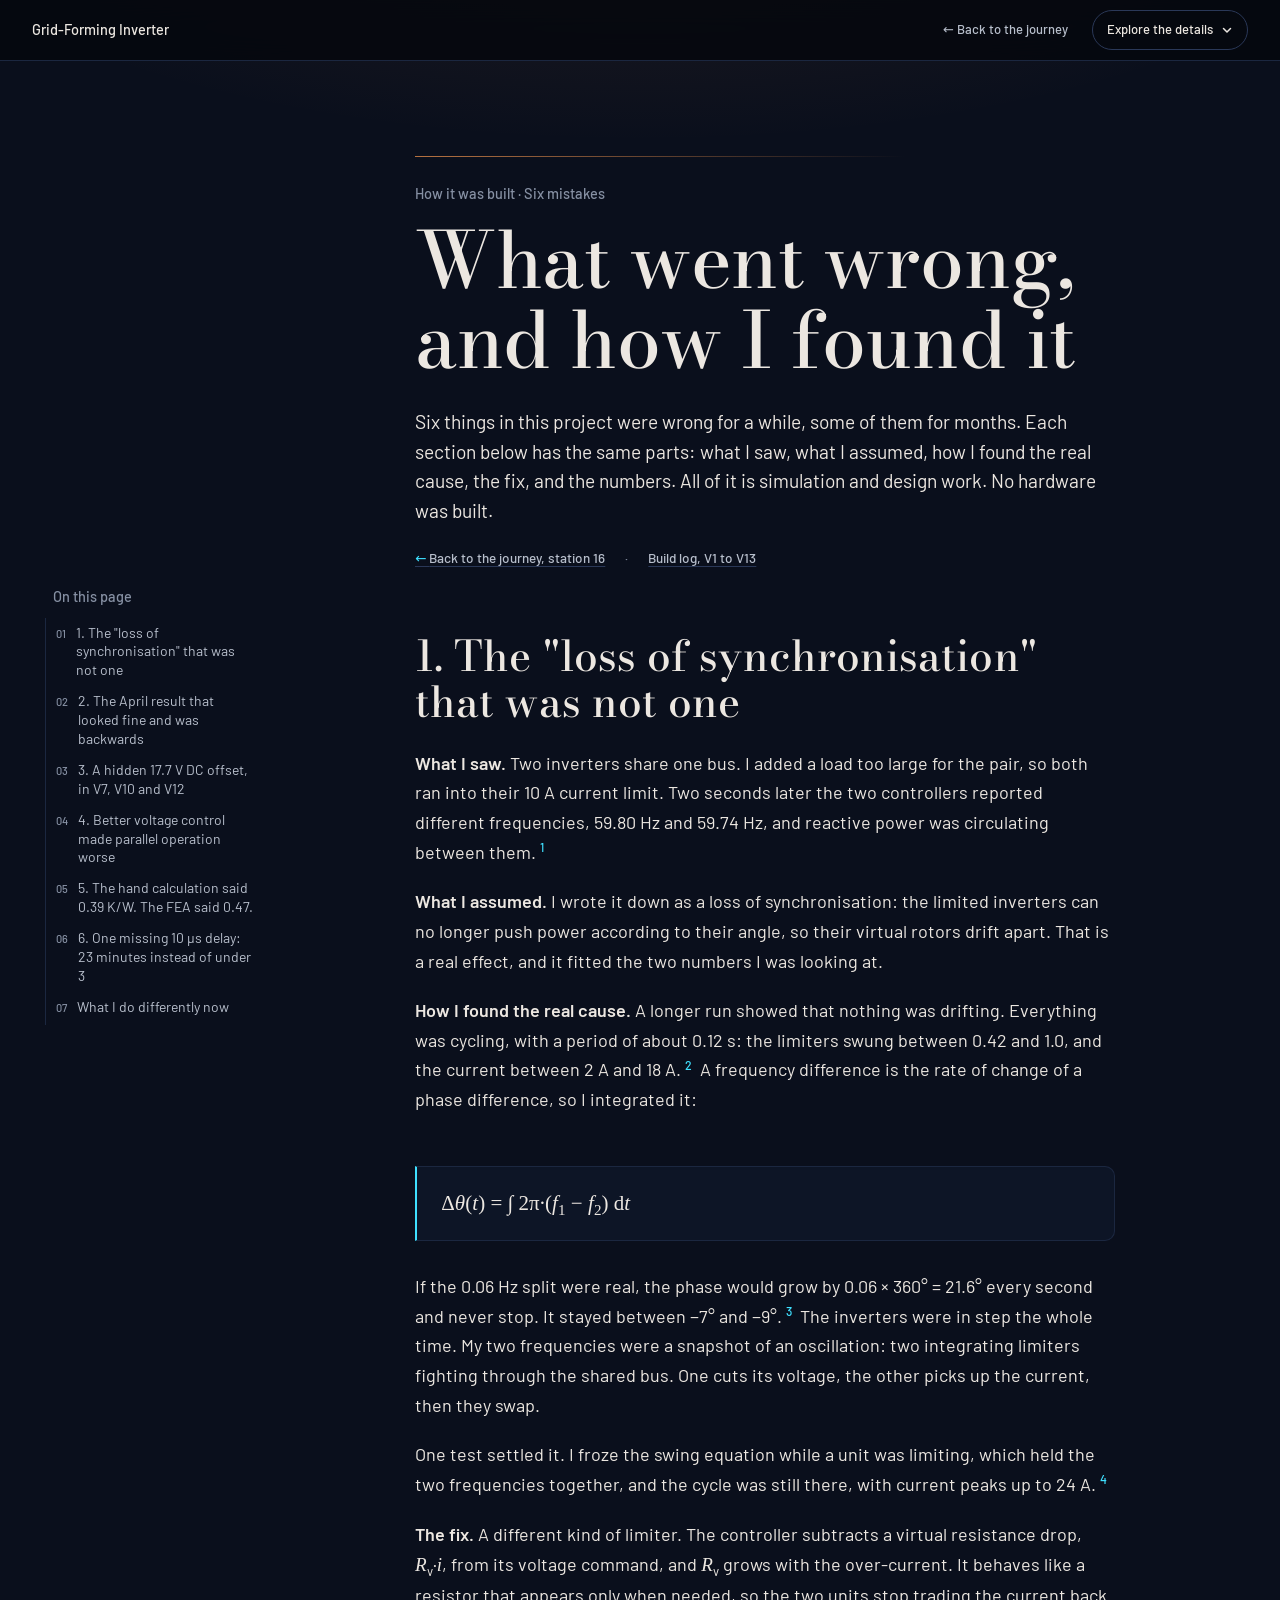
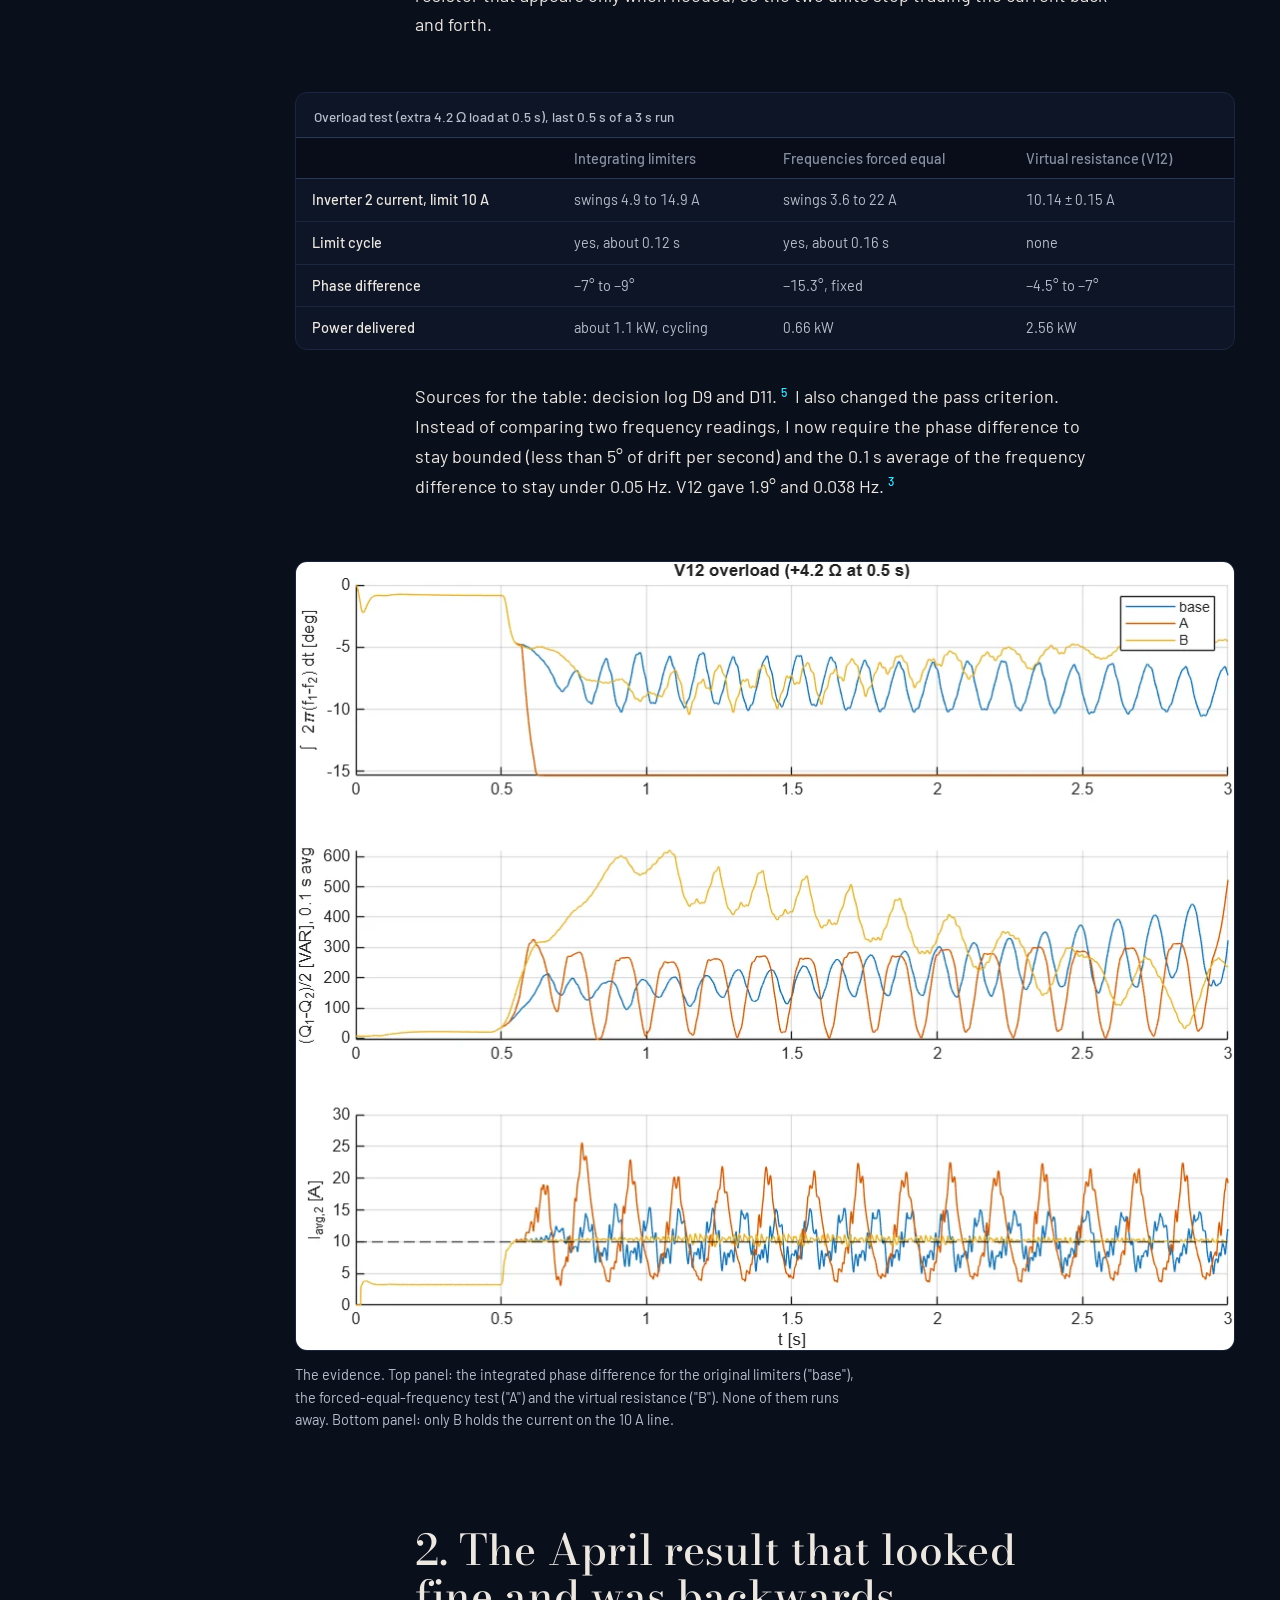
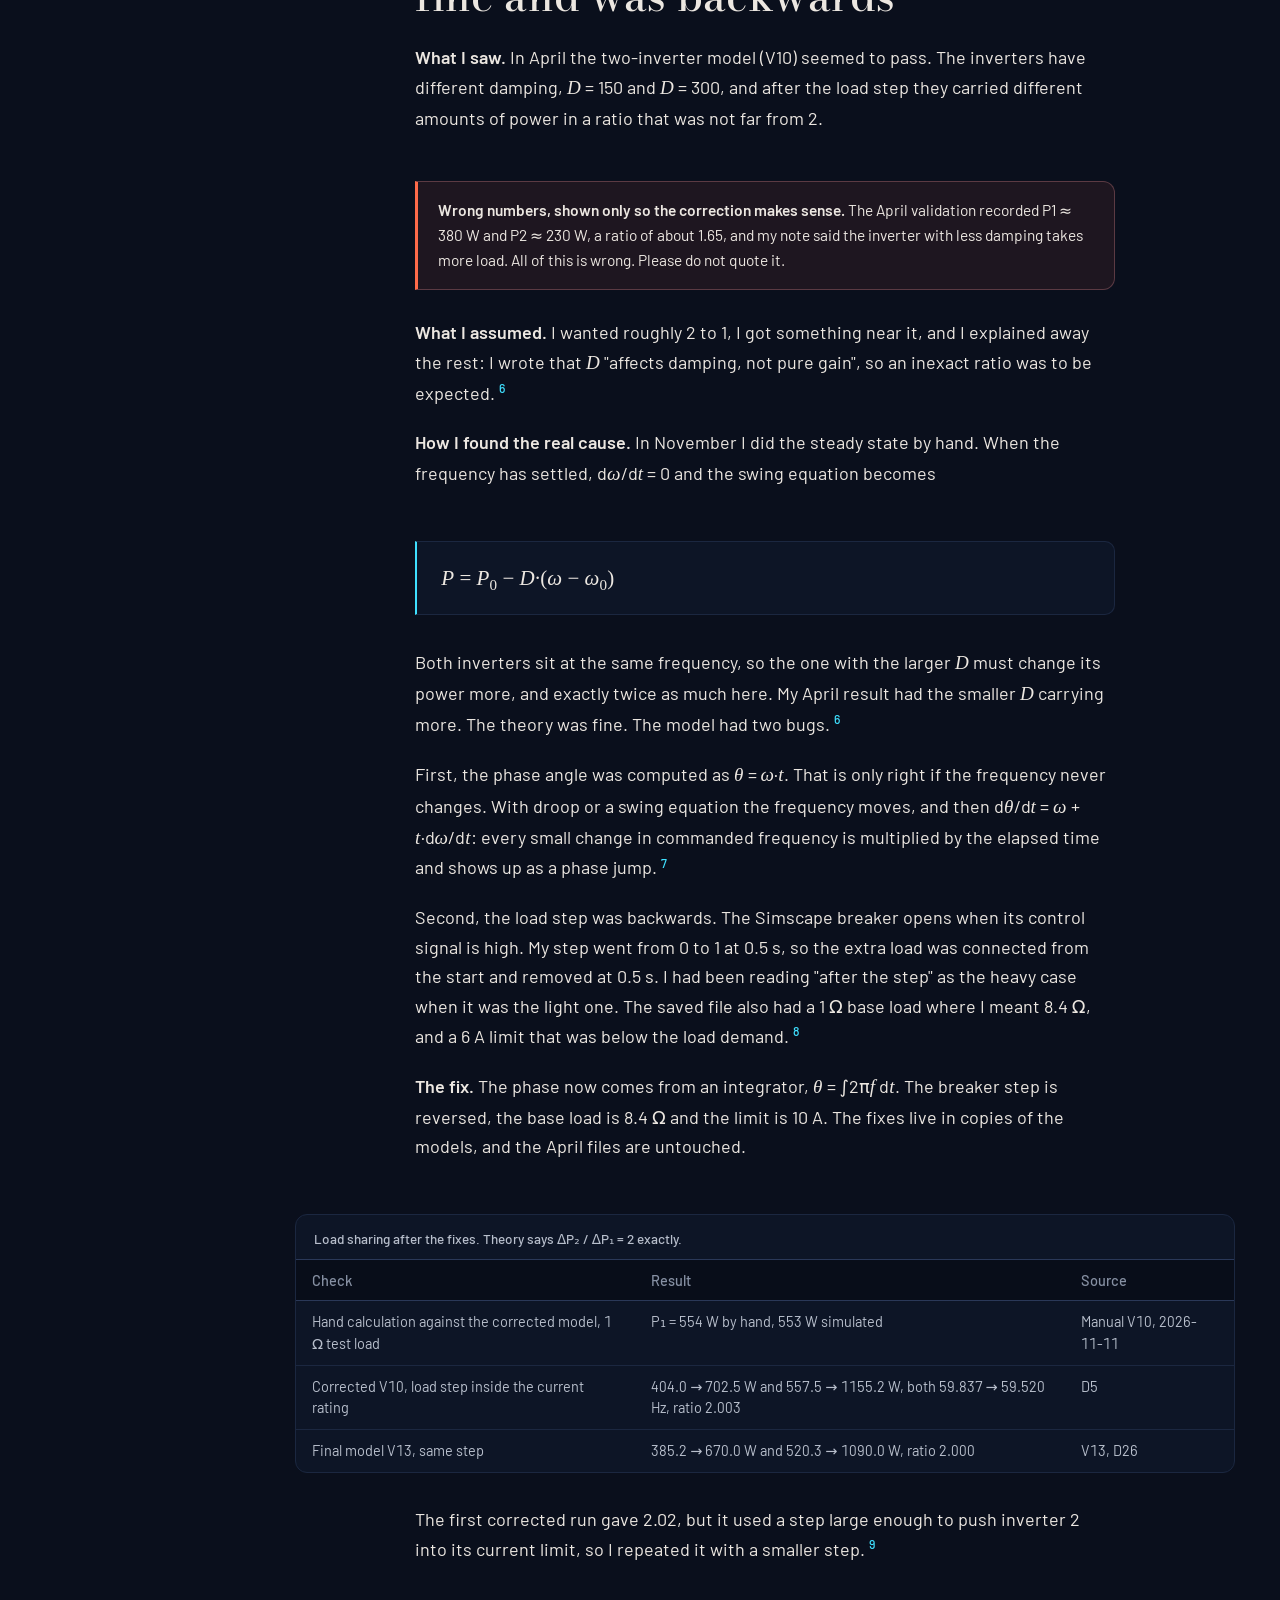
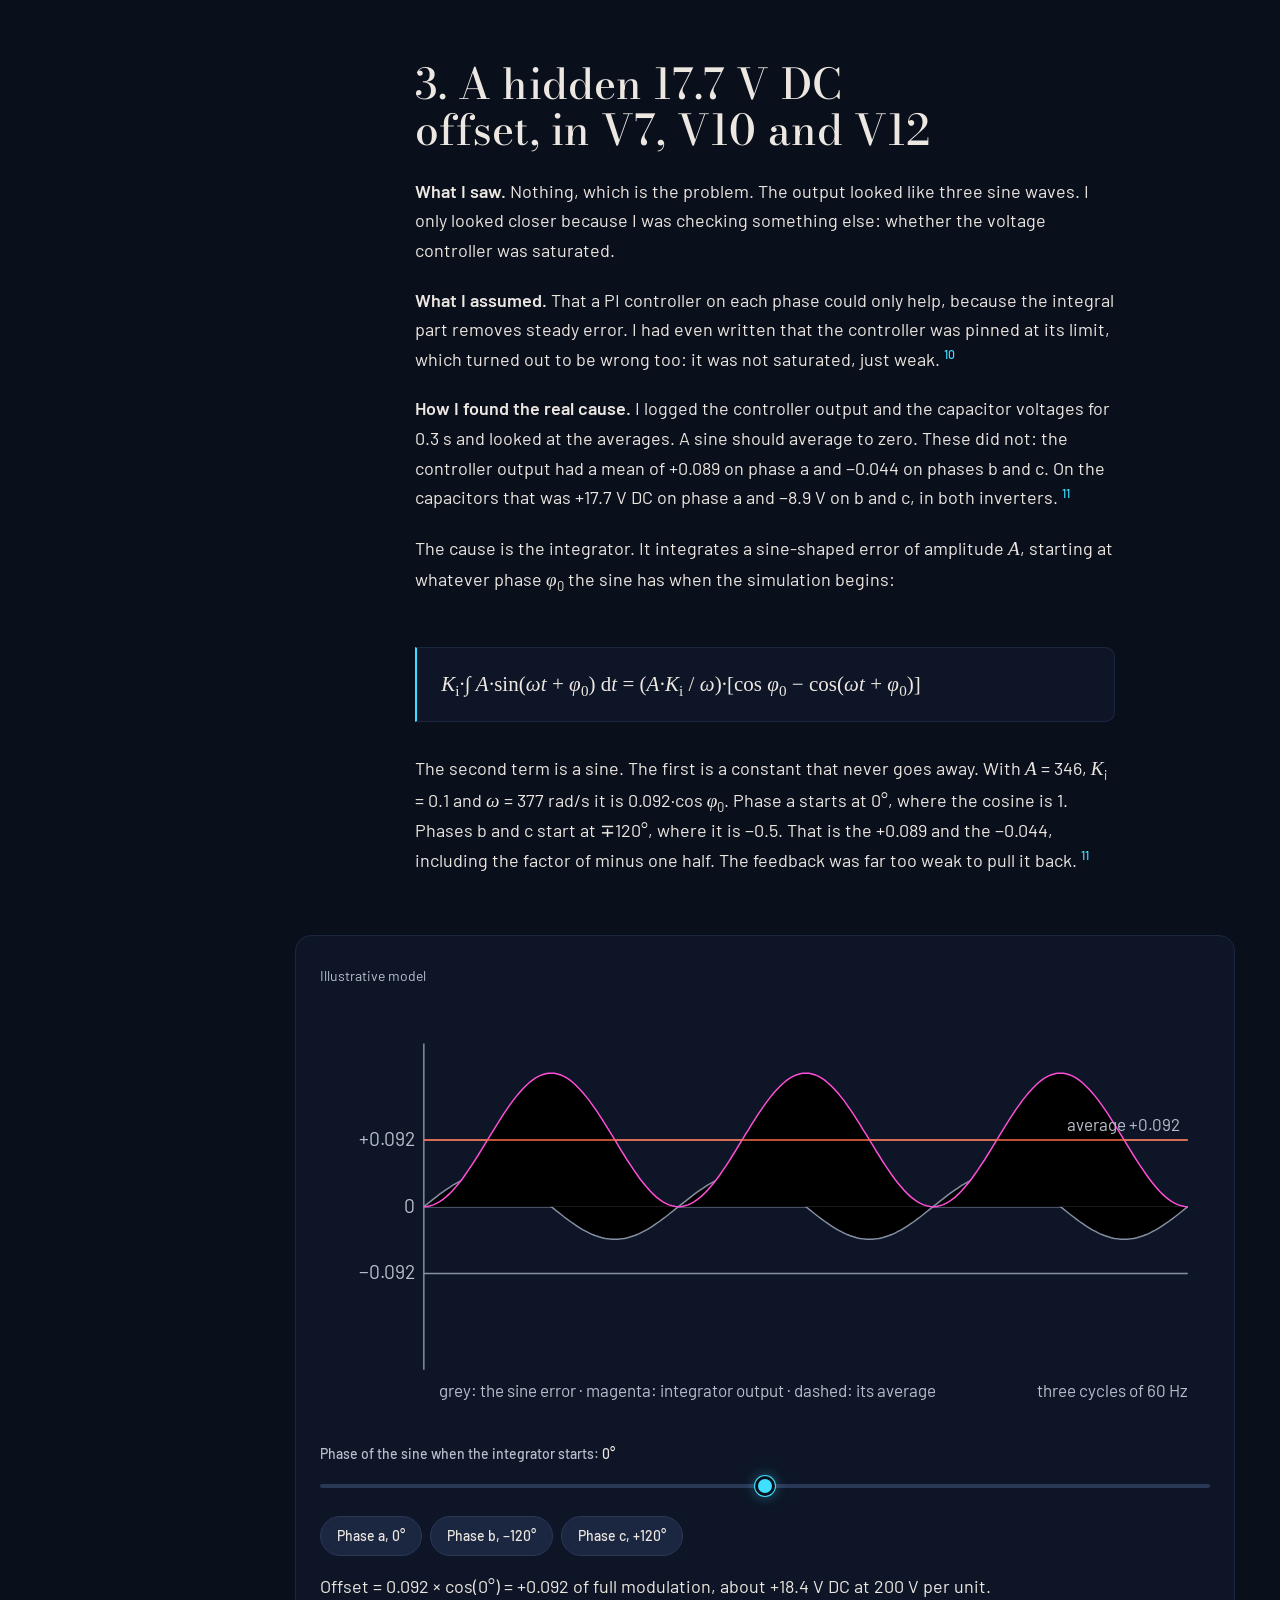
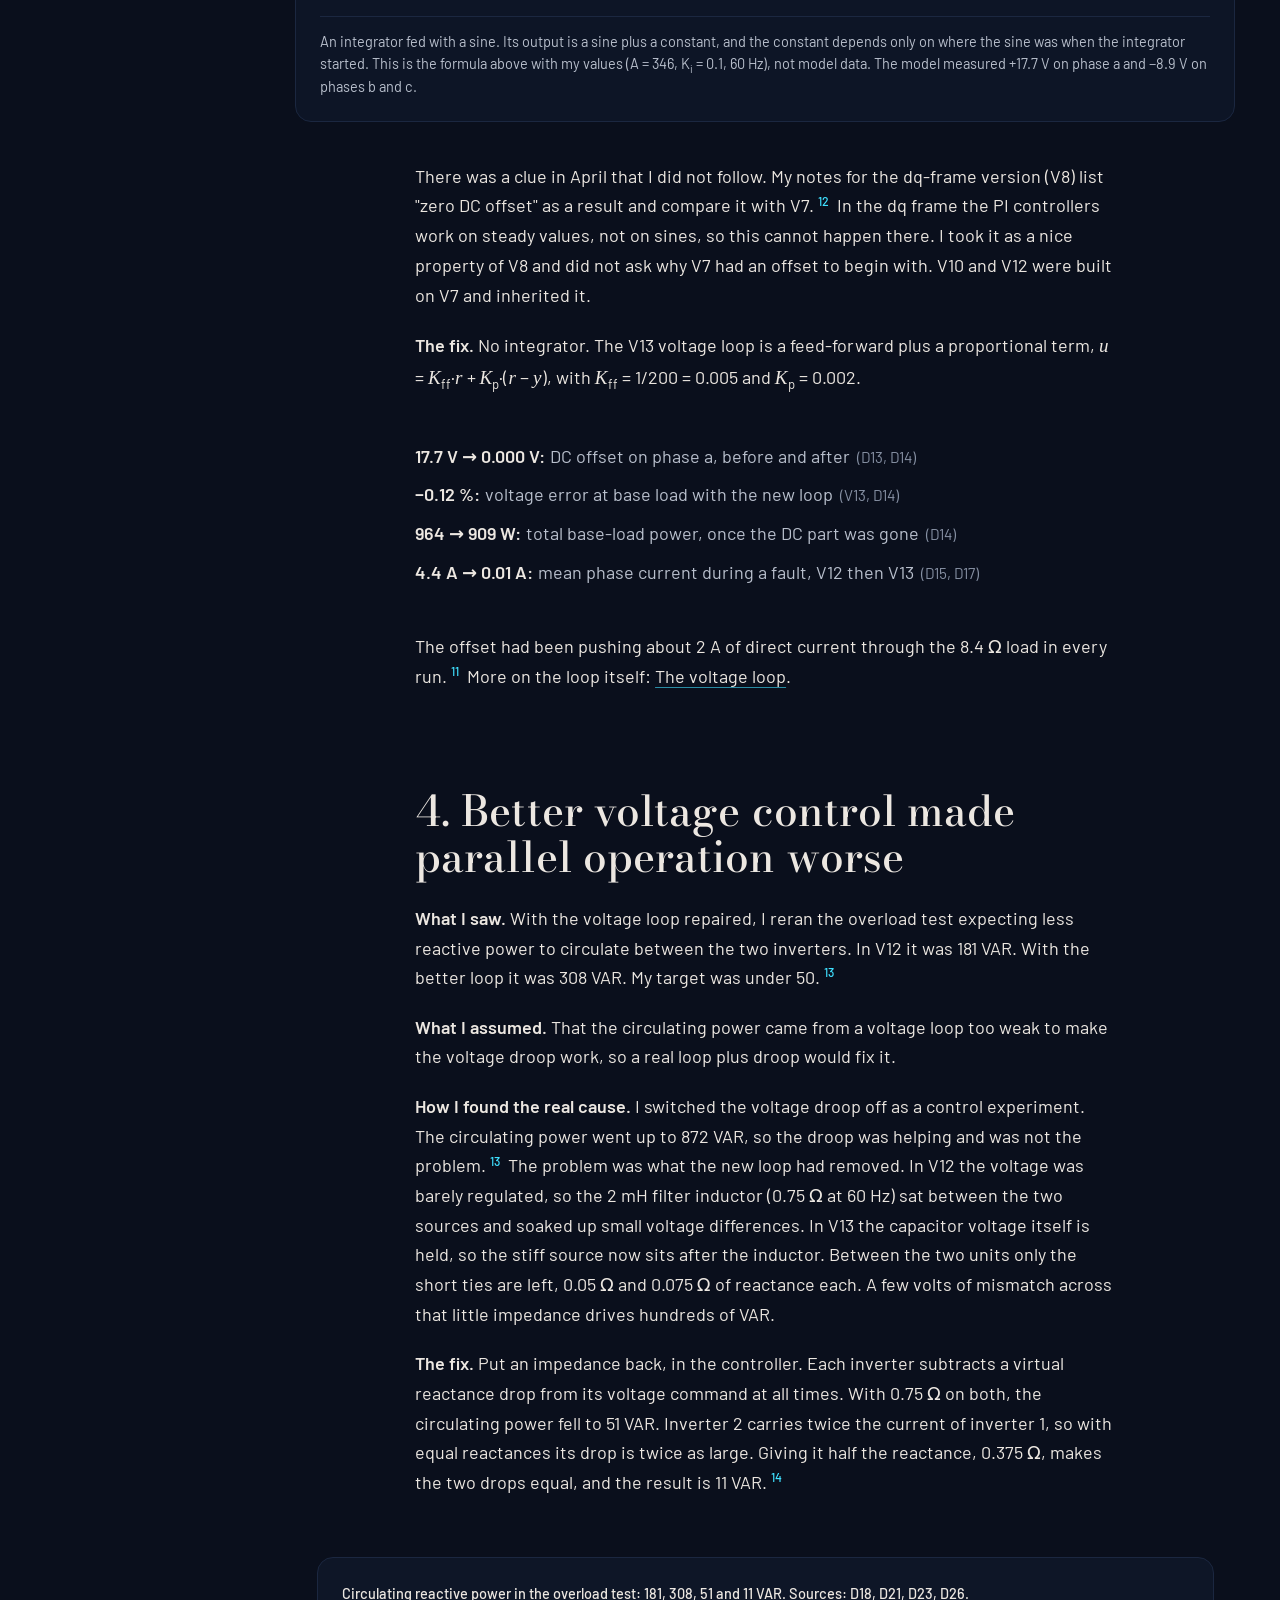
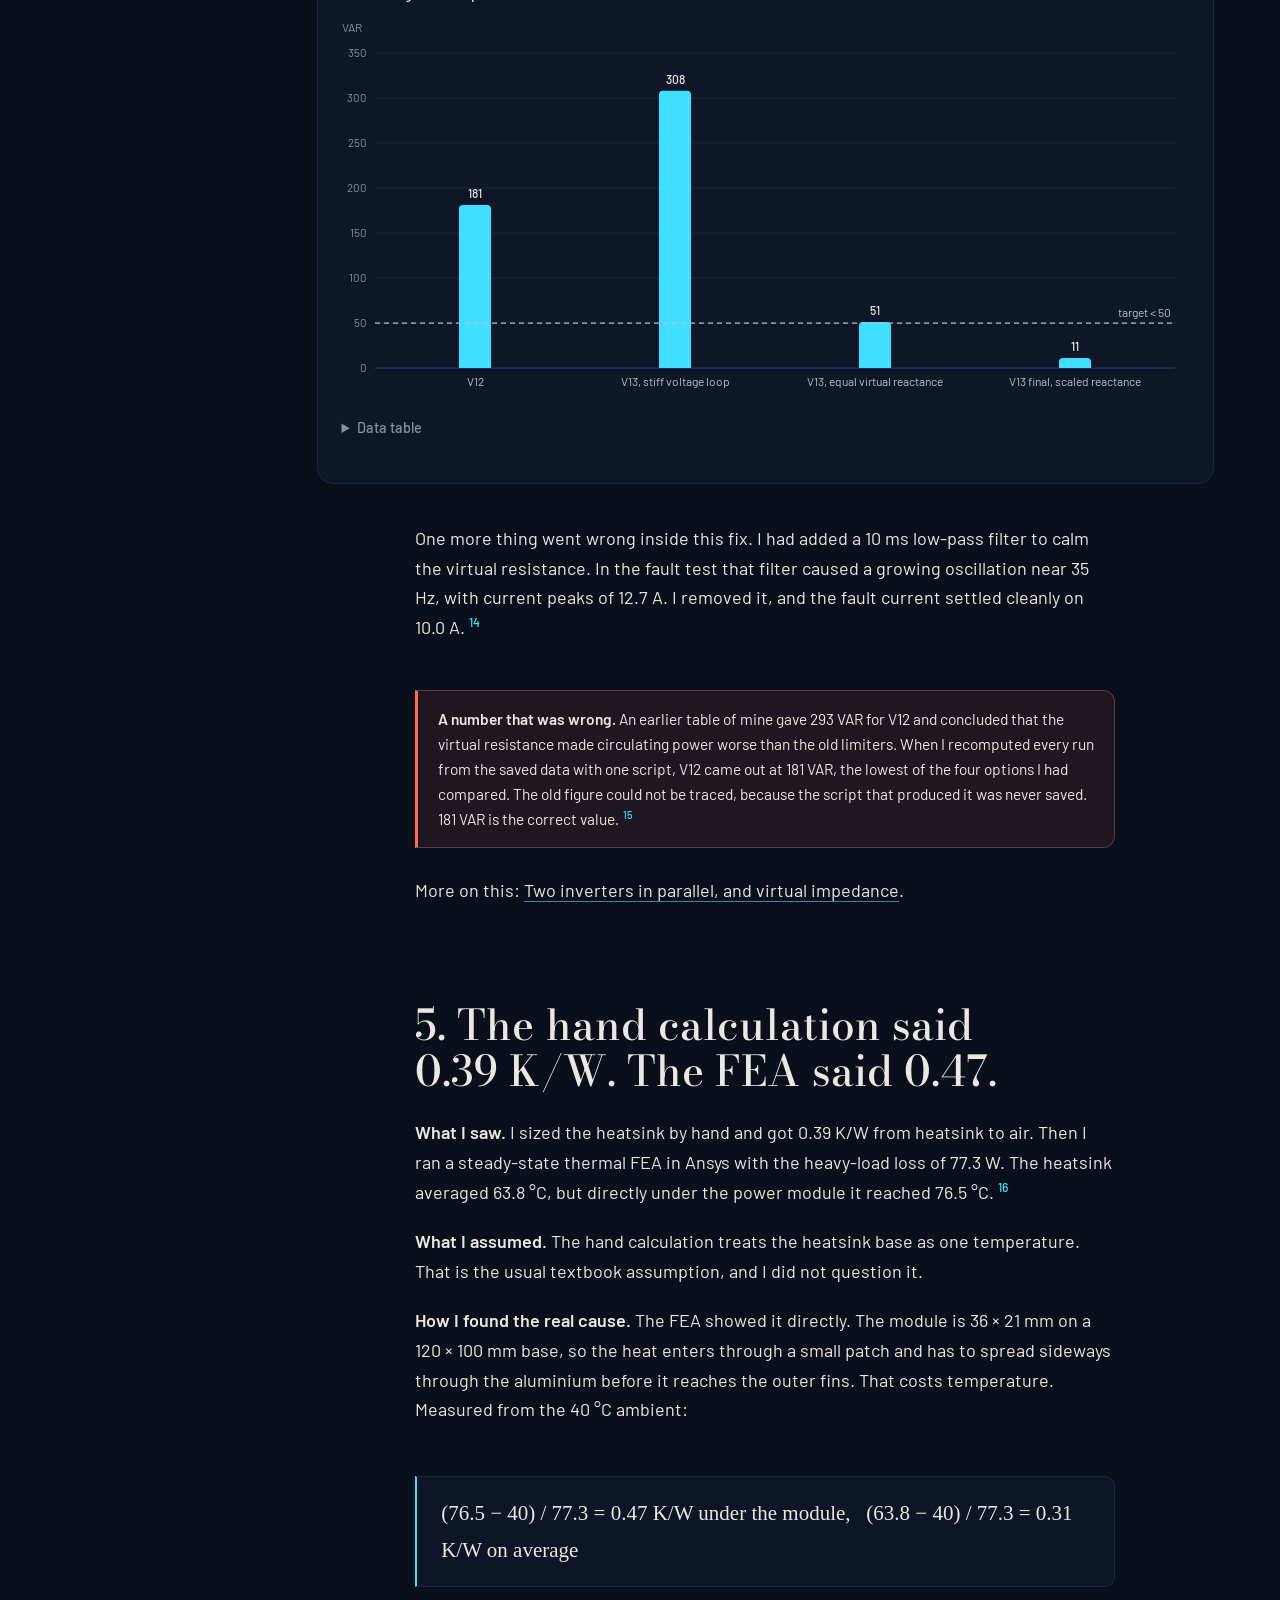
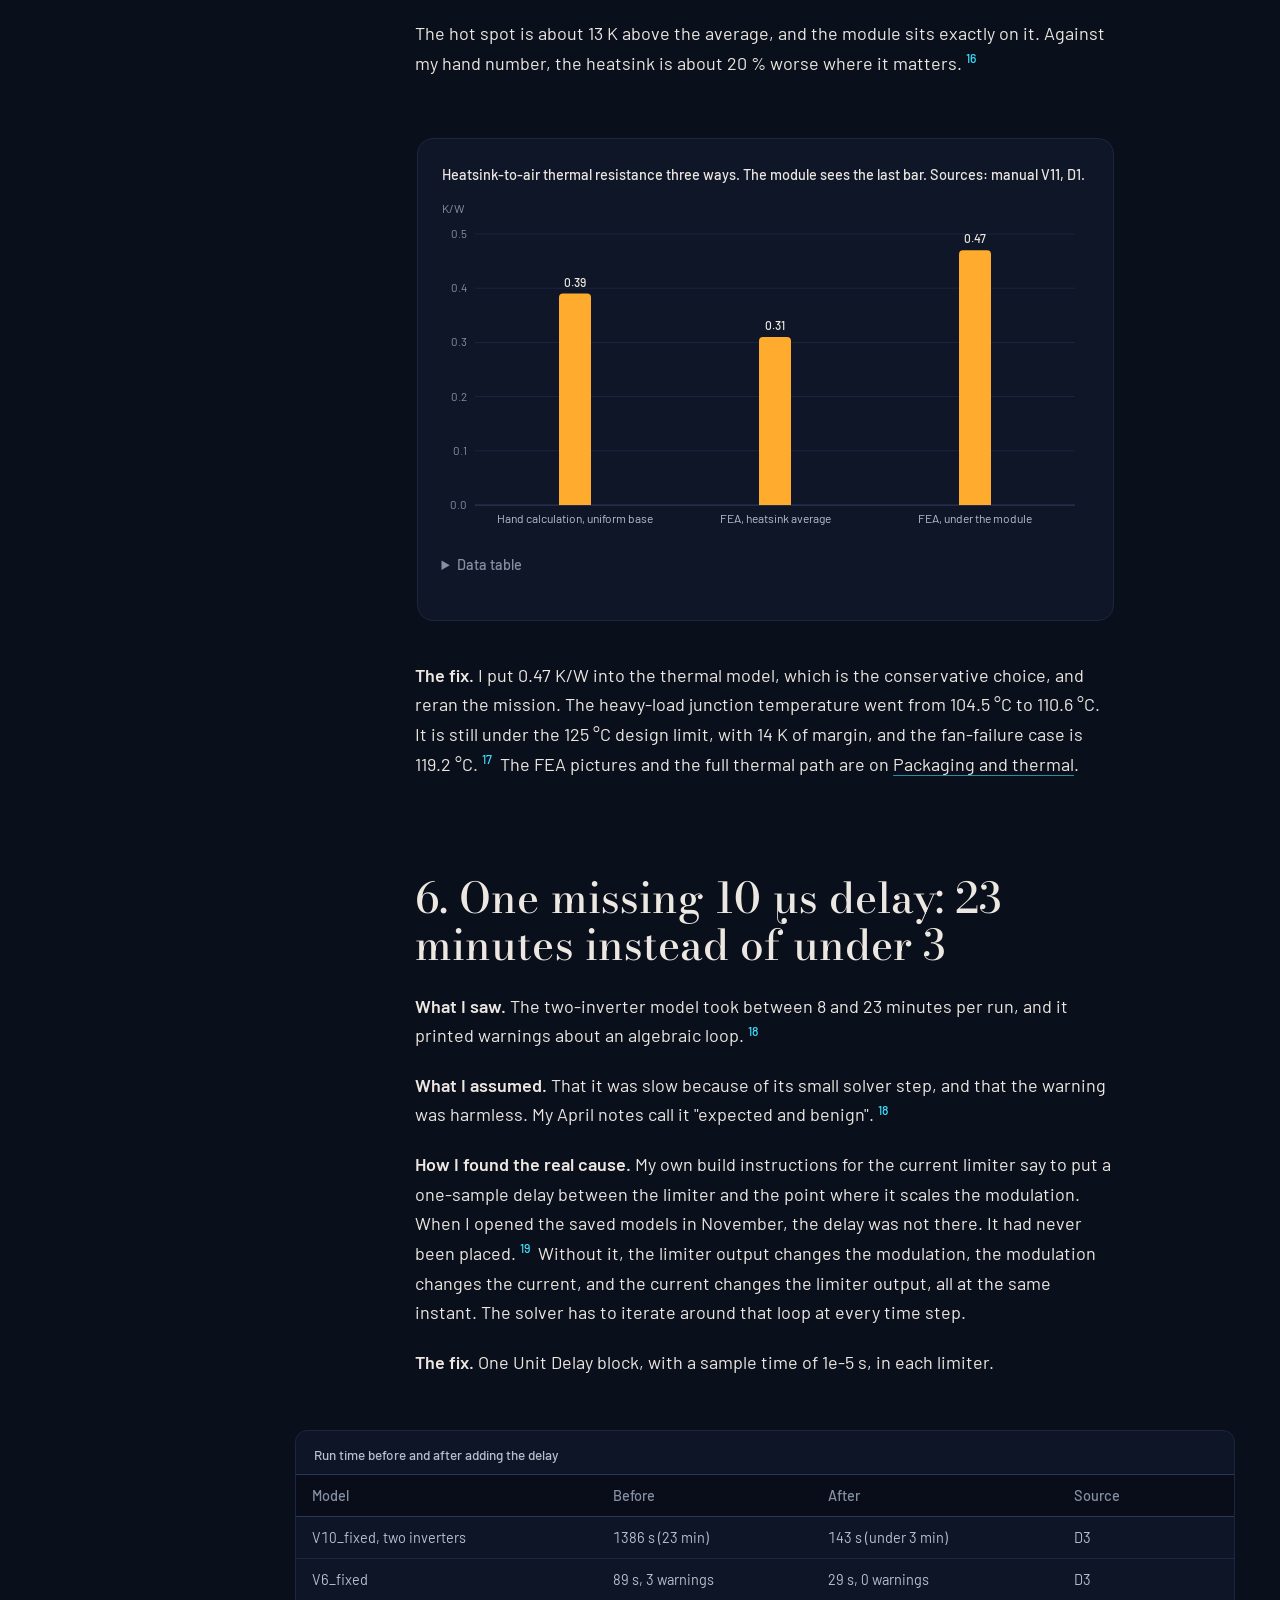
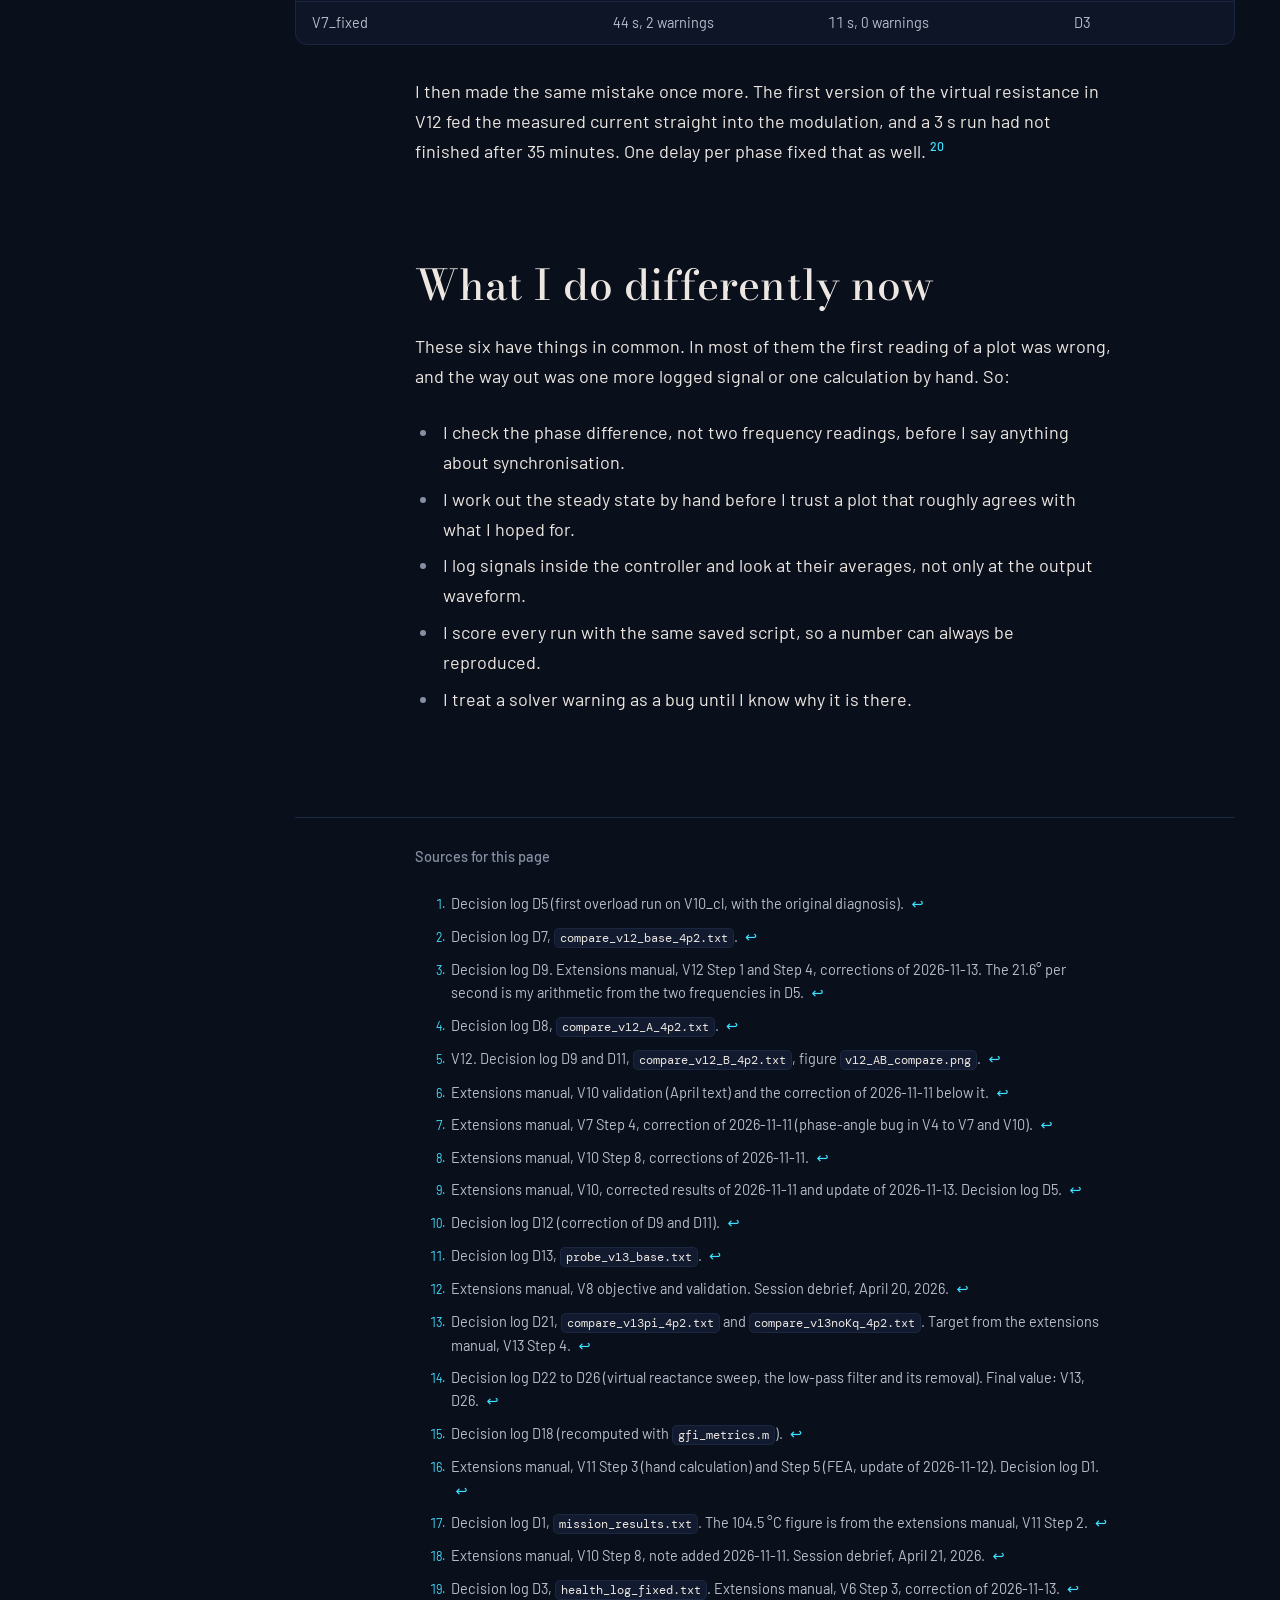
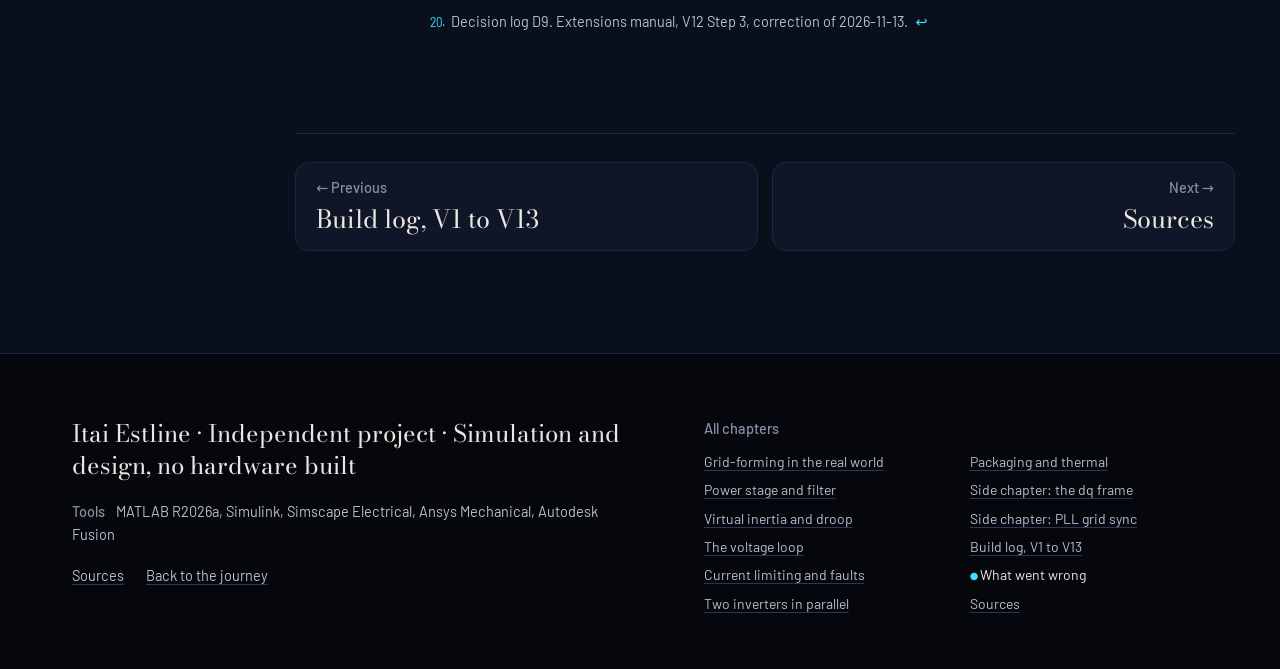
<file: what-went-wrong.html>
<!doctype html>
<html lang="en">
<head>
  <meta charset="utf-8">
  <meta name="viewport" content="width=device-width, initial-scale=1">
  <title>What went wrong, and how I found it · Grid-Forming Inverter</title>
  <meta name="description" content="Six mistakes from my grid-forming inverter project: what I saw, what I assumed, how I found the real cause, the fix, and the numbers.">
  <link rel="stylesheet" href="css/tokens.css">
  <link rel="stylesheet" href="css/detail.css">
  <script type="importmap">{ "imports": { "three": "./vendor/three/three.module.js", "three/addons/": "./vendor/three/addons/" } }</script>
  <script type="module" src="js/detail/detail.js"></script>
</head>
<body class="detail" data-page="what-went-wrong">
  <a class="skip-link" href="#main">Skip to content</a>
  <header class="site-header" data-site-header></header>
  <main id="main">
    <article class="page">
      <header class="page-head">
        <p class="eyebrow">How it was built · Six mistakes</p>
        <h1>What went wrong, and how I found it</h1>
        <p class="lede">Six things in this project were wrong for a while, some of them for months. Each section below has the same parts: what I saw, what I assumed, how I found the real cause, the fix, and the numbers. All of it is simulation and design work. No hardware was built.</p>
        <p class="back-links"><a href="index.html#s16">Back to the journey, station 16</a> · <a href="build-log.html">Build log, V1 to V13</a></p>
      </header>

      <section id="limit-cycle">
        <h2>1. The "loss of synchronisation" that was not one</h2>
        <p><strong>What I saw.</strong> Two inverters share one bus. I added a load too large for the pair, so both ran into their 10 A current limit. Two seconds later the two controllers reported different frequencies, 59.80 Hz and 59.74 Hz, and reactive power was circulating between them.<sup class="fn"><a href="#fn-1" id="fnref-1">1</a></sup></p>
        <p><strong>What I assumed.</strong> I wrote it down as a loss of synchronisation: the limited inverters can no longer push power according to their angle, so their virtual rotors drift apart. That is a real effect, and it fitted the two numbers I was looking at.</p>
        <p><strong>How I found the real cause.</strong> A longer run showed that nothing was drifting. Everything was cycling, with a period of about 0.12 s: the limiters swung between 0.42 and 1.0, and the current between 2 A and 18 A.<sup class="fn"><a href="#fn-2" id="fnref-2">2</a></sup> A frequency difference is the rate of change of a phase difference, so I integrated it:</p>
        <p class="eq">Δ<var>θ</var>(<var>t</var>) = ∫ 2π·(<var>f</var><sub>1</sub> − <var>f</var><sub>2</sub>) d<var>t</var></p>
        <p>If the 0.06 Hz split were real, the phase would grow by 0.06 × 360° = 21.6° every second and never stop. It stayed between −7° and −9°.<sup class="fn"><a href="#fn-3" id="fnref-3">3</a></sup> The inverters were in step the whole time. My two frequencies were a snapshot of an oscillation: two integrating limiters fighting through the shared bus. One cuts its voltage, the other picks up the current, then they swap.</p>
        <p>One test settled it. I froze the swing equation while a unit was limiting, which held the two frequencies together, and the cycle was still there, with current peaks up to 24 A.<sup class="fn"><a href="#fn-4" id="fnref-4">4</a></sup></p>
        <p><strong>The fix.</strong> A different kind of limiter. The controller subtracts a virtual resistance drop, <var>R</var><sub>v</sub>·<var>i</var>, from its voltage command, and <var>R</var><sub>v</sub> grows with the over-current. It behaves like a resistor that appears only when needed, so the two units stop trading the current back and forth.</p>
        <div class="table-wrap"><table class="data">
          <caption>Overload test (extra 4.2 Ω load at 0.5 s), last 0.5 s of a 3 s run</caption>
          <thead><tr><th></th><th>Integrating limiters</th><th>Frequencies forced equal</th><th>Virtual resistance (V12)</th></tr></thead>
          <tbody>
            <tr><th scope="row">Inverter 2 current, limit 10 A</th><td>swings 4.9 to 14.9 A</td><td>swings 3.6 to 22 A</td><td>10.14 ± 0.15 A</td></tr>
            <tr><th scope="row">Limit cycle</th><td>yes, about 0.12 s</td><td>yes, about 0.16 s</td><td>none</td></tr>
            <tr><th scope="row">Phase difference</th><td>−7° to −9°</td><td>−15.3°, fixed</td><td>−4.5° to −7°</td></tr>
            <tr><th scope="row">Power delivered</th><td>about 1.1 kW, cycling</td><td>0.66 kW</td><td>2.56 kW</td></tr>
          </tbody>
        </table></div>
        <p>Sources for the table: decision log D9 and D11.<sup class="fn"><a href="#fn-5" id="fnref-5">5</a></sup> I also changed the pass criterion. Instead of comparing two frequency readings, I now require the phase difference to stay bounded (less than 5° of drift per second) and the 0.1 s average of the frequency difference to stay under 0.05 Hz. V12 gave 1.9° and 0.038 Hz.<sup class="fn"><a href="#fn-3" id="fnref-3b">3</a></sup></p>
        <figure class="img"><img src="assets/img/v12_ab_compare.webp" alt="Three stacked plots from MATLAB for the overload test. Top: the phase difference between the two inverters stays between about minus 5 and minus 10 degrees for all three limiter options. Middle: circulating reactive power. Bottom: the current of inverter 2, which swings widely for two options and sits on the 10 A line for the third." loading="lazy" width="940" height="790"><figcaption>The evidence. Top panel: the integrated phase difference for the original limiters ("base"), the forced-equal-frequency test ("A") and the virtual resistance ("B"). None of them runs away. Bottom panel: only B holds the current on the 10 A line.</figcaption></figure>
      </section>

      <section id="backwards">
        <h2>2. The April result that looked fine and was backwards</h2>
        <p><strong>What I saw.</strong> In April the two-inverter model (V10) seemed to pass. The inverters have different damping, <var>D</var> = 150 and <var>D</var> = 300, and after the load step they carried different amounts of power in a ratio that was not far from 2.</p>
        <aside class="note warn"><strong>Wrong numbers, shown only so the correction makes sense.</strong> The April validation recorded P1 ≈ 380 W and P2 ≈ 230 W, a ratio of about 1.65, and my note said the inverter with less damping takes more load. All of this is wrong. Please do not quote it.</aside>
        <p><strong>What I assumed.</strong> I wanted roughly 2 to 1, I got something near it, and I explained away the rest: I wrote that <var>D</var> "affects damping, not pure gain", so an inexact ratio was to be expected.<sup class="fn"><a href="#fn-6" id="fnref-6">6</a></sup></p>
        <p><strong>How I found the real cause.</strong> In November I did the steady state by hand. When the frequency has settled, d<var>ω</var>/d<var>t</var> = 0 and the swing equation becomes</p>
        <p class="eq"><var>P</var> = <var>P</var><sub>0</sub> − <var>D</var>·(<var>ω</var> − <var>ω</var><sub>0</sub>)</p>
        <p>Both inverters sit at the same frequency, so the one with the larger <var>D</var> must change its power more, and exactly twice as much here. My April result had the smaller <var>D</var> carrying more. The theory was fine. The model had two bugs.<sup class="fn"><a href="#fn-6" id="fnref-6b">6</a></sup></p>
        <p>First, the phase angle was computed as <var>θ</var> = <var>ω</var>·<var>t</var>. That is only right if the frequency never changes. With droop or a swing equation the frequency moves, and then d<var>θ</var>/d<var>t</var> = <var>ω</var> + <var>t</var>·d<var>ω</var>/d<var>t</var>: every small change in commanded frequency is multiplied by the elapsed time and shows up as a phase jump.<sup class="fn"><a href="#fn-7" id="fnref-7">7</a></sup></p>
<p>Second, the load step was backwards. The Simscape breaker opens when its control signal is high. My step went from 0 to 1 at 0.5 s, so the extra load was connected from the start and removed at 0.5 s. I had been reading "after the step" as the heavy case when it was the light one. The saved file also had a 1 Ω base load where I meant 8.4 Ω, and a 6 A limit that was below the load demand.<sup class="fn"><a href="#fn-8" id="fnref-8">8</a></sup></p>
        <p><strong>The fix.</strong> The phase now comes from an integrator, <var>θ</var> = ∫2π<var>f</var> d<var>t</var>. The breaker step is reversed, the base load is 8.4 Ω and the limit is 10 A. The fixes live in copies of the models, and the April files are untouched.</p>
        <div class="table-wrap"><table class="data">
          <caption>Load sharing after the fixes. Theory says ΔP₂ / ΔP₁ = 2 exactly.</caption>
          <thead><tr><th>Check</th><th>Result</th><th>Source</th></tr></thead>
          <tbody>
            <tr><td>Hand calculation against the corrected model, 1 Ω test load</td><td>P₁ = 554 W by hand, 553 W simulated</td><td>Manual V10, 2026-11-11</td></tr>
            <tr><td>Corrected V10, load step inside the current rating</td><td>404.0 → 702.5 W and 557.5 → 1155.2 W, both 59.837 → 59.520 Hz, ratio 2.003</td><td>D5</td></tr>
            <tr><td>Final model V13, same step</td><td>385.2 → 670.0 W and 520.3 → 1090.0 W, ratio 2.000</td><td>V13, D26</td></tr>
          </tbody>
        </table></div>
        <p>The first corrected run gave 2.02, but it used a step large enough to push inverter 2 into its current limit, so I repeated it with a smaller step.<sup class="fn"><a href="#fn-9" id="fnref-9">9</a></sup></p>
      </section>

      <section id="dc-offset">
        <h2>3. A hidden 17.7 V DC offset, in V7, V10 and V12</h2>
        <p><strong>What I saw.</strong> Nothing, which is the problem. The output looked like three sine waves. I only looked closer because I was checking something else: whether the voltage controller was saturated.</p>
        <p><strong>What I assumed.</strong> That a PI controller on each phase could only help, because the integral part removes steady error. I had even written that the controller was pinned at its limit, which turned out to be wrong too: it was not saturated, just weak.<sup class="fn"><a href="#fn-10" id="fnref-10">10</a></sup></p>
        <p><strong>How I found the real cause.</strong> I logged the controller output and the capacitor voltages for 0.3 s and looked at the averages. A sine should average to zero. These did not: the controller output had a mean of +0.089 on phase a and −0.044 on phases b and c. On the capacitors that was +17.7 V DC on phase a and −8.9 V on b and c, in both inverters.<sup class="fn"><a href="#fn-11" id="fnref-11">11</a></sup></p>
        <p>The cause is the integrator. It integrates a sine-shaped error of amplitude <var>A</var>, starting at whatever phase <var>φ</var><sub>0</sub> the sine has when the simulation begins:</p>
        <p class="eq"><var>K</var><sub>i</sub>·∫ <var>A</var>·sin(<var>ω</var><var>t</var> + <var>φ</var><sub>0</sub>) d<var>t</var> = (<var>A</var>·<var>K</var><sub>i</sub> / <var>ω</var>)·[cos <var>φ</var><sub>0</sub> − cos(<var>ω</var><var>t</var> + <var>φ</var><sub>0</sub>)]</p>
        <p>The second term is a sine. The first is a constant that never goes away. With <var>A</var> = 346, <var>K</var><sub>i</sub> = 0.1 and <var>ω</var> = 377 rad/s it is 0.092·cos <var>φ</var><sub>0</sub>. Phase a starts at 0°, where the cosine is 1. Phases b and c start at ∓120°, where it is −0.5. That is the +0.089 and the −0.044, including the factor of minus one half. The feedback was far too weak to pull it back.<sup class="fn"><a href="#fn-11" id="fnref-11b">11</a></sup></p>
        <figure class="widget" data-illustrative id="int-widget">
          <svg class="d3" viewBox="0 0 600 280" role="img" aria-label="Plot of a sine error and the output of an integrator fed with it. The integrator output is a sine sitting on a constant offset that depends on the starting phase." style="width:100%;height:auto">
            <path class="ln thin c-muted" d="M70 30 V250"/>
            <path class="ln thin c-muted" d="M70 140 H585"/>
            <path class="ln thin dot c-muted" d="M70 95 H585 M70 185 H585"/>
            <text class="lbl mono c-muted" x="64" y="99" text-anchor="end">+0.092</text>
            <text class="lbl mono c-muted" x="64" y="144" text-anchor="end">0</text>
            <text class="lbl mono c-muted" x="64" y="189" text-anchor="end">−0.092</text>
            <text class="lbl sm c-muted" x="585" y="268" text-anchor="end">three cycles of 60 Hz</text>
            <path id="iw-sine" class="ln thin c-muted" d=""/>
            <path id="iw-int" class="ln wide c-ctl" d=""/>
            <path id="iw-mean" class="ln dash c-warn" d=""/>
            <text id="iw-meanlbl" class="lbl sm c-warn" x="580" y="90" text-anchor="end"></text>
            <text class="lbl sm c-muted" x="80" y="268">grey: the sine error · magenta: integrator output · dashed: its average</text>
          </svg>
          <p><label for="iw-phi">Phase of the sine when the integrator starts: <output id="iw-phiout" for="iw-phi">0°</output></label><br>
            <input id="iw-phi" type="range" min="-180" max="180" step="5" value="0" style="width:100%"></p>
          <p><button type="button" data-phi="0">Phase a, 0°</button> <button type="button" data-phi="-120">Phase b, −120°</button> <button type="button" data-phi="120">Phase c, +120°</button></p>
          <p id="iw-read" aria-live="polite">Offset = 0.092 × cos(0°) = +0.092 of full modulation, about +18.4 V DC at 200 V per unit.</p>
          <figcaption>An integrator fed with a sine. Its output is a sine plus a constant, and the constant depends only on where the sine was when the integrator started. This is the formula above with my values (A = 346, K<sub>i</sub> = 0.1, 60 Hz), not model data. The model measured +17.7 V on phase a and −8.9 V on phases b and c.</figcaption>
        </figure>
        <script type="module">
          const A = 346, Ki = 0.1, w = 2 * Math.PI * 60, K = A * Ki / w;   // 0.092 in modulation units
          const X0 = 70, X1 = 585, Y0 = 140, PX = 45, T = 3 / 60, N = 240;
          const $ = (id) => document.getElementById(id);
          const slider = $('iw-phi');
          function draw() {
            const deg = Number(slider.value), phi = deg * Math.PI / 180;
            let s = '', u = '';
            for (let k = 0; k <= N; k++) {
              const t = T * k / N, x = X0 + (X1 - X0) * k / N;
              const e = Math.sin(w * t + phi);
              const ui = Math.cos(phi) - Math.cos(w * t + phi);          // integrator output / K
              s += (k ? 'L' : 'M') + x.toFixed(1) + ' ' + (Y0 - e * 22).toFixed(1);
              u += (k ? 'L' : 'M') + x.toFixed(1) + ' ' + (Y0 - ui * PX).toFixed(1);
            }
            const off = K * Math.cos(phi), ym = Y0 - Math.cos(phi) * PX;
            $('iw-sine').setAttribute('d', s);
            $('iw-int').setAttribute('d', u);
            $('iw-mean').setAttribute('d', 'M' + X0 + ' ' + ym.toFixed(1) + ' H' + X1);
            const lbl = $('iw-meanlbl');
            lbl.setAttribute('y', (ym - 6).toFixed(1));
            const sign = off >= 0 ? '+' : '−';
            lbl.textContent = 'average ' + sign + Math.abs(off).toFixed(3);
            const degTxt = (deg < 0 ? '−' : deg > 0 ? '+' : '') + Math.abs(deg) + '°';
            $('iw-phiout').textContent = degTxt;
            $('iw-read').textContent = 'Offset = 0.092 × cos(' + degTxt + ') = ' + sign + Math.abs(off).toFixed(3) +
              ' of full modulation, about ' + sign + Math.abs(off * 200).toFixed(1) + ' V DC at 200 V per unit.';
          }
          slider.addEventListener('input', draw);
          document.querySelectorAll('#int-widget button[data-phi]').forEach((b) =>
            b.addEventListener('click', () => { slider.value = b.dataset.phi; draw(); }));
          draw();
        </script>
        <p>There was a clue in April that I did not follow. My notes for the dq-frame version (V8) list "zero DC offset" as a result and compare it with V7.<sup class="fn"><a href="#fn-12" id="fnref-12">12</a></sup> In the dq frame the PI controllers work on steady values, not on sines, so this cannot happen there. I took it as a nice property of V8 and did not ask why V7 had an offset to begin with. V10 and V12 were built on V7 and inherited it.</p>
        <p><strong>The fix.</strong> No integrator. The V13 voltage loop is a feed-forward plus a proportional term, <var>u</var> = <var>K</var><sub>ff</sub>·<var>r</var> + <var>K</var><sub>p</sub>·(<var>r</var> − <var>y</var>), with <var>K</var><sub>ff</sub> = 1/200 = 0.005 and <var>K</var><sub>p</sub> = 0.002.</p>
        <div class="results">
          <div class="result"><span class="value">17.7 V → 0.000 V</span><span class="label">DC offset on phase a, before and after</span><span class="src">D13, D14</span></div>
          <div class="result"><span class="value">−0.12 %</span><span class="label">voltage error at base load with the new loop</span><span class="src">V13, D14</span></div>
          <div class="result"><span class="value">964 → 909 W</span><span class="label">total base-load power, once the DC part was gone</span><span class="src">D14</span></div>
          <div class="result"><span class="value">4.4 A → 0.01 A</span><span class="label">mean phase current during a fault, V12 then V13</span><span class="src">D15, D17</span></div>
        </div>
        <p>The offset had been pushing about 2 A of direct current through the 8.4 Ω load in every run.<sup class="fn"><a href="#fn-11" id="fnref-11c">11</a></sup> More on the loop itself: <a href="voltage-loop.html">The voltage loop</a>.</p>
      </section>

      <section id="circulating-q">
        <h2>4. Better voltage control made parallel operation worse</h2>
        <p><strong>What I saw.</strong> With the voltage loop repaired, I reran the overload test expecting less reactive power to circulate between the two inverters. In V12 it was 181 VAR. With the better loop it was 308 VAR. My target was under 50.<sup class="fn"><a href="#fn-13" id="fnref-13">13</a></sup></p>
        <p><strong>What I assumed.</strong> That the circulating power came from a voltage loop too weak to make the voltage droop work, so a real loop plus droop would fix it.</p>
        <p><strong>How I found the real cause.</strong> I switched the voltage droop off as a control experiment. The circulating power went up to 872 VAR, so the droop was helping and was not the problem.<sup class="fn"><a href="#fn-13" id="fnref-13b">13</a></sup> The problem was what the new loop had removed. In V12 the voltage was barely regulated, so the 2 mH filter inductor (0.75 Ω at 60 Hz) sat between the two sources and soaked up small voltage differences. In V13 the capacitor voltage itself is held, so the stiff source now sits after the inductor. Between the two units only the short ties are left, 0.05 Ω and 0.075 Ω of reactance each. A few volts of mismatch across that little impedance drives hundreds of VAR.</p>
<p><strong>The fix.</strong> Put an impedance back, in the controller. Each inverter subtracts a virtual reactance drop from its voltage command at all times. With 0.75 Ω on both, the circulating power fell to 51 VAR. Inverter 2 carries twice the current of inverter 1, so with equal reactances its drop is twice as large. Giving it half the reactance, 0.375 Ω, makes the two drops equal, and the result is 11 VAR.<sup class="fn"><a href="#fn-14" id="fnref-14">14</a></sup></p>
        <figure class="chart" data-chart='{"type":"bar","unit":"VAR","categories":["V12","V13, stiff voltage loop","V13, equal virtual reactance","V13 final, scaled reactance"],"series":[{"name":"Circulating reactive power in overload","tone":"ac","values":[181,308,51,11]}],"target":{"value":50,"label":"target < 50"}}'>
          <figcaption>Circulating reactive power in the overload test: 181, 308, 51 and 11 VAR. Sources: D18, D21, D23, D26.</figcaption>
        </figure>
        <p>One more thing went wrong inside this fix. I had added a 10 ms low-pass filter to calm the virtual resistance. In the fault test that filter caused a growing oscillation near 35 Hz, with current peaks of 12.7 A. I removed it, and the fault current settled cleanly on 10.0 A.<sup class="fn"><a href="#fn-14" id="fnref-14b">14</a></sup></p>
        <aside class="note warn"><strong>A number that was wrong.</strong> An earlier table of mine gave 293 VAR for V12 and concluded that the virtual resistance made circulating power worse than the old limiters. When I recomputed every run from the saved data with one script, V12 came out at 181 VAR, the lowest of the four options I had compared. The old figure could not be traced, because the script that produced it was never saved. 181 VAR is the correct value.<sup class="fn"><a href="#fn-15" id="fnref-15">15</a></sup></aside>
        <p>More on this: <a href="parallel.html">Two inverters in parallel, and virtual impedance</a>.</p>
      </section>

      <section id="hand-vs-fea">
        <h2>5. The hand calculation said 0.39 K/W. The FEA said 0.47.</h2>
        <p><strong>What I saw.</strong> I sized the heatsink by hand and got 0.39 K/W from heatsink to air. Then I ran a steady-state thermal FEA in Ansys with the heavy-load loss of 77.3 W. The heatsink averaged 63.8 °C, but directly under the power module it reached 76.5 °C.<sup class="fn"><a href="#fn-16" id="fnref-16">16</a></sup></p>
        <p><strong>What I assumed.</strong> The hand calculation treats the heatsink base as one temperature. That is the usual textbook assumption, and I did not question it.</p>
        <p><strong>How I found the real cause.</strong> The FEA showed it directly. The module is 36 × 21 mm on a 120 × 100 mm base, so the heat enters through a small patch and has to spread sideways through the aluminium before it reaches the outer fins. That costs temperature. Measured from the 40 °C ambient:</p>
        <p class="eq">(76.5 − 40) / 77.3 = 0.47 K/W under the module,&nbsp;&nbsp; (63.8 − 40) / 77.3 = 0.31 K/W on average</p>
        <p>The hot spot is about 13 K above the average, and the module sits exactly on it. Against my hand number, the heatsink is about 20 % worse where it matters.<sup class="fn"><a href="#fn-16" id="fnref-16b">16</a></sup></p>
        <figure class="chart" data-chart='{"type":"bar","unit":"K/W","categories":["Hand calculation, uniform base","FEA, heatsink average","FEA, under the module"],"series":[{"name":"Heatsink to air","tone":"dc","values":[0.39,0.31,0.47]}]}'>
          <figcaption>Heatsink-to-air thermal resistance three ways. The module sees the last bar. Sources: manual V11, D1.</figcaption>
        </figure>
        <p><strong>The fix.</strong> I put 0.47 K/W into the thermal model, which is the conservative choice, and reran the mission. The heavy-load junction temperature went from 104.5 °C to 110.6 °C. It is still under the 125 °C design limit, with 14 K of margin, and the fan-failure case is 119.2 °C.<sup class="fn"><a href="#fn-17" id="fnref-17">17</a></sup> The FEA pictures and the full thermal path are on <a href="packaging-thermal.html#hand-vs-fea">Packaging and thermal</a>.</p>
      </section>

      <section id="missing-delay">
        <h2>6. One missing 10 µs delay: 23 minutes instead of under 3</h2>
        <p><strong>What I saw.</strong> The two-inverter model took between 8 and 23 minutes per run, and it printed warnings about an algebraic loop.<sup class="fn"><a href="#fn-18" id="fnref-18">18</a></sup></p>
        <p><strong>What I assumed.</strong> That it was slow because of its small solver step, and that the warning was harmless. My April notes call it "expected and benign".<sup class="fn"><a href="#fn-18" id="fnref-18b">18</a></sup></p>
        <p><strong>How I found the real cause.</strong> My own build instructions for the current limiter say to put a one-sample delay between the limiter and the point where it scales the modulation. When I opened the saved models in November, the delay was not there. It had never been placed.<sup class="fn"><a href="#fn-19" id="fnref-19">19</a></sup> Without it, the limiter output changes the modulation, the modulation changes the current, and the current changes the limiter output, all at the same instant. The solver has to iterate around that loop at every time step.</p>
<p><strong>The fix.</strong> One Unit Delay block, with a sample time of 1e-5 s, in each limiter.</p>
        <div class="table-wrap"><table class="data">
          <caption>Run time before and after adding the delay</caption>
          <thead><tr><th>Model</th><th>Before</th><th>After</th><th>Source</th></tr></thead>
          <tbody>
            <tr><td>V10_fixed, two inverters</td><td>1386 s (23 min)</td><td>143 s (under 3 min)</td><td>D3</td></tr>
            <tr><td>V6_fixed</td><td>89 s, 3 warnings</td><td>29 s, 0 warnings</td><td>D3</td></tr>
            <tr><td>V7_fixed</td><td>44 s, 2 warnings</td><td>11 s, 0 warnings</td><td>D3</td></tr>
          </tbody>
        </table></div>
        <p>I then made the same mistake once more. The first version of the virtual resistance in V12 fed the measured current straight into the modulation, and a 3 s run had not finished after 35 minutes. One delay per phase fixed that as well.<sup class="fn"><a href="#fn-20" id="fnref-20">20</a></sup></p>
      </section>

      <section id="habits">
        <h2>What I do differently now</h2>
        <p>These six have things in common. In most of them the first reading of a plot was wrong, and the way out was one more logged signal or one calculation by hand. So:</p>
        <ul>
          <li>I check the phase difference, not two frequency readings, before I say anything about synchronisation.</li>
          <li>I work out the steady state by hand before I trust a plot that roughly agrees with what I hoped for.</li>
          <li>I log signals inside the controller and look at their averages, not only at the output waveform.</li>
          <li>I score every run with the same saved script, so a number can always be reproduced.</li>
          <li>I treat a solver warning as a bug until I know why it is there.</li>
        </ul>
      </section>

      <section class="footnotes" aria-label="Sources for this page"><h2>Sources for this page</h2>
        <ol>
          <li id="fn-1">Decision log D5 (first overload run on V10_cl, with the original diagnosis). <a href="#fnref-1" aria-label="Back to text">↩</a></li>
          <li id="fn-2">Decision log D7, <code>compare_v12_base_4p2.txt</code>. <a href="#fnref-2" aria-label="Back to text">↩</a></li>
          <li id="fn-3">Decision log D9. Extensions manual, V12 Step 1 and Step 4, corrections of 2026-11-13. The 21.6° per second is my arithmetic from the two frequencies in D5. <a href="#fnref-3" aria-label="Back to text">↩</a></li>
          <li id="fn-4">Decision log D8, <code>compare_v12_A_4p2.txt</code>. <a href="#fnref-4" aria-label="Back to text">↩</a></li>
          <li id="fn-5">V12. Decision log D9 and D11, <code>compare_v12_B_4p2.txt</code>, figure <code>v12_AB_compare.png</code>. <a href="#fnref-5" aria-label="Back to text">↩</a></li>
          <li id="fn-6">Extensions manual, V10 validation (April text) and the correction of 2026-11-11 below it. <a href="#fnref-6" aria-label="Back to text">↩</a></li>
          <li id="fn-7">Extensions manual, V7 Step 4, correction of 2026-11-11 (phase-angle bug in V4 to V7 and V10). <a href="#fnref-7" aria-label="Back to text">↩</a></li>
          <li id="fn-8">Extensions manual, V10 Step 8, corrections of 2026-11-11. <a href="#fnref-8" aria-label="Back to text">↩</a></li>
          <li id="fn-9">Extensions manual, V10, corrected results of 2026-11-11 and update of 2026-11-13. Decision log D5. <a href="#fnref-9" aria-label="Back to text">↩</a></li>
          <li id="fn-10">Decision log D12 (correction of D9 and D11). <a href="#fnref-10" aria-label="Back to text">↩</a></li>
          <li id="fn-11">Decision log D13, <code>probe_v13_base.txt</code>. <a href="#fnref-11" aria-label="Back to text">↩</a></li>
          <li id="fn-12">Extensions manual, V8 objective and validation. Session debrief, April 20, 2026. <a href="#fnref-12" aria-label="Back to text">↩</a></li>
          <li id="fn-13">Decision log D21, <code>compare_v13pi_4p2.txt</code> and <code>compare_v13noKq_4p2.txt</code>. Target from the extensions manual, V13 Step 4. <a href="#fnref-13" aria-label="Back to text">↩</a></li>
          <li id="fn-14">Decision log D22 to D26 (virtual reactance sweep, the low-pass filter and its removal). Final value: V13, D26. <a href="#fnref-14" aria-label="Back to text">↩</a></li>
          <li id="fn-15">Decision log D18 (recomputed with <code>gfi_metrics.m</code>). <a href="#fnref-15" aria-label="Back to text">↩</a></li>
          <li id="fn-16">Extensions manual, V11 Step 3 (hand calculation) and Step 5 (FEA, update of 2026-11-12). Decision log D1. <a href="#fnref-16" aria-label="Back to text">↩</a></li>
          <li id="fn-17">Decision log D1, <code>mission_results.txt</code>. The 104.5 °C figure is from the extensions manual, V11 Step 2. <a href="#fnref-17" aria-label="Back to text">↩</a></li>
          <li id="fn-18">Extensions manual, V10 Step 8, note added 2026-11-11. Session debrief, April 21, 2026. <a href="#fnref-18" aria-label="Back to text">↩</a></li>
          <li id="fn-19">Decision log D3, <code>health_log_fixed.txt</code>. Extensions manual, V6 Step 3, correction of 2026-11-13. <a href="#fnref-19" aria-label="Back to text">↩</a></li>
          <li id="fn-20">Decision log D9. Extensions manual, V12 Step 3, correction of 2026-11-13. <a href="#fnref-20" aria-label="Back to text">↩</a></li>
        </ol>
      </section>

      <nav class="pager"><a rel="prev" href="build-log.html">Build log, V1 to V13</a><a rel="next" href="sources.html">Sources</a></nav>
    </article>
  </main>
  <footer class="site-footer" data-site-footer></footer>
</body>
</html>
</file>
<file: css/tokens.css>
/* Shared design tokens for the home page and the detail pages.
   Owner: lead. Do not rename tokens; add new ones at the bottom if you need them. */

@font-face {
  font-family: "Bodoni Moda";
  src: url("../assets/fonts/bodoni-moda-latin-wght-normal.woff2") format("woff2");
  font-weight: 400 900; font-style: normal; font-display: swap;
}
@font-face {
  font-family: "Bodoni Moda";
  src: url("../assets/fonts/bodoni-moda-latin-wght-italic.woff2") format("woff2");
  font-weight: 400 900; font-style: italic; font-display: swap;
}
@font-face {
  font-family: "Barlow";
  src: url("../assets/fonts/barlow-latin-400-normal.woff2") format("woff2");
  font-weight: 400; font-style: normal; font-display: swap;
}
@font-face {
  font-family: "Barlow";
  src: url("../assets/fonts/barlow-latin-500-normal.woff2") format("woff2");
  font-weight: 500; font-style: normal; font-display: swap;
}
@font-face {
  font-family: "Barlow";
  src: url("../assets/fonts/barlow-latin-600-normal.woff2") format("woff2");
  font-weight: 600; font-style: normal; font-display: swap;
}
@font-face {
  font-family: "Barlow";
  src: url("../assets/fonts/barlow-latin-400-italic.woff2") format("woff2");
  font-weight: 400; font-style: italic; font-display: swap;
}
@font-face {
  font-family: "Barlow Condensed";
  src: url("../assets/fonts/barlow-condensed-latin-500-normal.woff2") format("woff2");
  font-weight: 500; font-style: normal; font-display: swap;
}
@font-face {
  font-family: "Barlow Condensed";
  src: url("../assets/fonts/barlow-condensed-latin-600-normal.woff2") format("woff2");
  font-weight: 600; font-style: normal; font-display: swap;
}
@font-face {
  font-family: "DM Mono";
  src: url("../assets/fonts/dm-mono-latin-400-normal.woff2") format("woff2");
  font-weight: 400; font-style: normal; font-display: swap;
}
@font-face {
  font-family: "DM Mono";
  src: url("../assets/fonts/dm-mono-latin-500-normal.woff2") format("woff2");
  font-weight: 500; font-style: normal; font-display: swap;
}

:root {
  /* Night palette */
  --night-0: #05070d;      /* deepest background */
  --night-1: #0a0f1c;      /* page background */
  --night-2: #111a2e;      /* panels, fog colour */
  --night-3: #1b2740;      /* raised panels, borders */
  --night-4: #2a3858;      /* hairlines on dark */
  --dusk-glow: #e08a4a;    /* thin band of sunset on the horizon */

  /* Text */
  --ink: #ece7e1;          /* primary text on dark */
  --ink-2: #b8bfcc;        /* secondary text */
  --ink-3: #8690a3;        /* muted text, still AA on --night-1 */

  /* Energy colours (these are also the 3D emissive colours) */
  --ac: #3fe0ff;           /* AC power: cyan */
  --dc: #ffab2e;           /* DC power: amber */
  --ctl: #ff4fd8;          /* control signals: magenta */
  --home: #ffe2b0;         /* lit windows: warm white */
  --inv1: #7cf29c;         /* inverter 1 in the parallel scene: mint */
  --inv2: #b28dff;         /* inverter 2 in the parallel scene: violet */
  --warn: #ff6b4a;         /* fault, over-limit */
  --ok: #7cf29c;

  /* FEA thermal ramp, cold to hot (matches the Ansys screenshots) */
  --fea-0: #1c3cff; --fea-1: #18b8ff; --fea-2: #19e6a0; --fea-3: #8cf02a;
  --fea-4: #ffe81a; --fea-5: #ff8a14; --fea-6: #f0241c;

  /* Type */
  --font-serif: "Bodoni Moda", "Iowan Old Style", "Palatino Linotype", Georgia, serif;
  --font-sans: "Barlow", system-ui, -apple-system, "Segoe UI", sans-serif;
  --font-label: "Barlow Condensed", "Barlow", "Arial Narrow", sans-serif;
  --font-code: "DM Mono", ui-monospace, Consolas, monospace;
  --font-mono: "DM Mono", ui-monospace, "Cascadia Mono", Consolas, monospace;

  /* Spacing scale (4 px base) */
  --s-1: 4px; --s-2: 8px; --s-3: 12px; --s-4: 16px; --s-5: 24px;
  --s-6: 32px; --s-7: 48px; --s-8: 64px; --s-9: 96px;

  --radius: 10px;
  --radius-pill: 999px;
  --ease: cubic-bezier(.22, .8, .2, 1);
}
</file>
<file: css/home.css>
/* Home page: full-screen 3D journey + DOM overlay (PLAN 4.5). Tokens come from tokens.css. */

*, *::before, *::after { box-sizing: border-box; }
html, body { margin: 0; height: 100%; }
body.home {
  background: var(--night-0);
  color: var(--ink);
  font-family: var(--font-sans);
  overflow: hidden;
  overscroll-behavior: none;
  -webkit-font-smoothing: antialiased;
  --gutter: clamp(16px, 3.4vw, 48px);
  --track-h: 64px;
}
body.home.is-static { overflow: auto; }
a { color: inherit; }
.sr-only { position: absolute; width: 1px; height: 1px; padding: 0; margin: -1px; overflow: hidden; clip: rect(0 0 0 0); white-space: nowrap; border: 0; }
.glyph { width: 18px; height: 18px; flex: none; display: block; }
:focus-visible { outline: 2px solid var(--ac); outline-offset: 3px; border-radius: 4px; }

#gl { position: fixed; inset: 0; width: 100vw; height: 100vh; height: 100dvh; display: block; touch-action: none; cursor: grab; }
#gl:active { cursor: grabbing; }

/* Soft scrim behind the text block (a gradient, not a box) */
.scrim {
  position: fixed; inset: 0; pointer-events: none;
  background:
    radial-gradient(ellipse 52% 60% at 6% 52%, rgba(5, 7, 13, .62), rgba(5, 7, 13, .3) 45%, rgba(5, 7, 13, 0) 75%),
    linear-gradient(to bottom, rgba(5, 7, 13, .55), rgba(5, 7, 13, 0) 18%, rgba(5, 7, 13, 0) 80%, rgba(5, 7, 13, .6));
  transition: opacity .6s var(--ease);
}
body.is-intro .scrim, body.is-closing .scrim { background: linear-gradient(to bottom, rgba(5,7,13,.5), rgba(5,7,13,0) 20%, rgba(5,7,13,0) 62%, rgba(5,7,13,.72)); }

/* Skip link: visible, first focusable */
.skip-link {
  position: fixed; z-index: 60; left: var(--gutter); bottom: calc(var(--track-h) + 14px);
  font: 500 14.5px/1 var(--font-sans); letter-spacing: 0;
  color: var(--ink-3); text-decoration: none; padding: 6px 0;
}
.skip-link:hover, .skip-link:focus-visible { color: var(--ink); }
body.is-static .skip-link { position: absolute; top: 8px; bottom: auto; left: 8px; background: var(--night-2); padding: 8px 12px; border-radius: 6px; transform: translateY(-200%); }
body.is-static .skip-link:focus { transform: none; }

/* ---------- top bar ---------- */
.hud-top {
  position: fixed; z-index: 40; top: 0; left: 0; right: 0;
  display: flex; align-items: center; justify-content: space-between;
  padding: 20px var(--gutter);
  pointer-events: none;
}
.hud-top > * { pointer-events: auto; }
.brand { display: inline-flex; align-items: center; gap: 10px; text-decoration: none; color: var(--ink); }
.brand .glyph { color: var(--ac); filter: drop-shadow(0 0 6px rgba(63, 224, 255, .55)); }
.brand-name { font: 500 14.5px/1 var(--font-sans); letter-spacing: 0; }
.hud-right { display: flex; gap: 10px; align-items: center; }
.pill {
  display: inline-flex; align-items: center; gap: 10px; height: 34px; padding: 0 14px;
  border-radius: var(--radius-pill); border: 1px solid rgba(236, 231, 225, .16);
  background: rgba(10, 15, 28, .42); backdrop-filter: blur(8px); -webkit-backdrop-filter: blur(8px);
  color: var(--ink); cursor: pointer;
  font: 500 14.5px/1 var(--font-sans); letter-spacing: 0;
  transition: border-color .3s, background .3s;
}
.pill:hover { border-color: rgba(236, 231, 225, .4); background: rgba(17, 26, 46, .6); }
.menu-icon { display: inline-grid; gap: 4px; width: 14px; }
.menu-icon i { display: block; height: 1.5px; background: currentColor; border-radius: 1px; transition: transform .3s var(--ease); }
body.menu-open .menu-icon i:first-child { transform: translateY(2.75px) rotate(45deg); }
body.menu-open .menu-icon i:last-child { transform: translateY(-2.75px) rotate(-45deg); }
.sound-wave { display: inline-flex; align-items: center; gap: 2px; height: 12px; }
.sound-wave i { display: block; width: 2px; height: 3px; background: currentColor; border-radius: 1px; opacity: .7; }
body.sound-on .sound-wave i { animation: wave 1.1s ease-in-out infinite; }
body.sound-on .sound-wave i:nth-child(2) { animation-delay: -.3s; }
body.sound-on .sound-wave i:nth-child(3) { animation-delay: -.6s; }
body.sound-on .sound-wave i:nth-child(4) { animation-delay: -.9s; }
@keyframes wave { 0%, 100% { height: 3px; } 50% { height: 12px; } }

.menu-panel {
  position: fixed; z-index: 45; top: 64px; right: var(--gutter);
  width: min(340px, calc(100vw - 2 * var(--gutter)));
  max-height: calc(100vh - 160px); overflow: auto;
  padding: 18px 8px 10px; border-radius: 14px;
  background: rgba(10, 15, 28, .9); border: 1px solid rgba(236, 231, 225, .12);
  backdrop-filter: blur(14px); -webkit-backdrop-filter: blur(14px);
  box-shadow: 0 20px 60px rgba(0, 0, 0, .5);
}
.menu-title { margin: 0 14px 10px; font: 500 14.5px/1 var(--font-sans); letter-spacing: 0; color: var(--ink-3); }
.menu-panel ul { list-style: none; margin: 0; padding: 0; }
.menu-panel a { display: block; padding: 9px 14px; border-radius: 8px; text-decoration: none; font: 400 22px/1.15 var(--font-serif); color: var(--ink); }
.menu-panel a:hover, .menu-panel a:focus-visible { background: rgba(63, 224, 255, .08); color: #fff; }

/* ---------- counter + station text ---------- */
.counter {
  position: fixed; z-index: 30; left: var(--gutter); top: 74px; margin: 0;
  font: 500 12px/1 var(--font-sans); letter-spacing: 0; color: var(--ink-2);
}
.counter span:first-child { color: var(--ink); }
.station {
  position: fixed; z-index: 30; left: var(--gutter); top: 50%;
  width: min(40vw, 560px);
  margin-top: -40px;
  translate: 0 -50%;
  pointer-events: none;
}
.station-inner { transition: opacity .26s var(--ease), filter .26s var(--ease); }
.station-inner.swap-out { opacity: 0; filter: blur(4px); }
.station-title {
  margin: 0 0 18px; font: 500 clamp(36px, 4.3vw, 70px)/1.0 var(--font-serif);
  letter-spacing: -0.01em; color: var(--ink); text-wrap: balance;
  text-shadow: 0 2px 30px rgba(5, 7, 13, .6);
}
.station-caption {
  margin: 0; max-width: 44ch; font: 400 clamp(15px, 1.15vw, 17.5px)/1.5 var(--font-sans); letter-spacing: .005em;
  color: var(--ink); text-shadow: 0 1px 12px rgba(5, 7, 13, .9);
}
.station-meta { display: flex; flex-wrap: wrap; align-items: center; gap: 10px 14px; margin-top: 22px; pointer-events: auto; }
.deeper {
  display: inline-flex; gap: 8px; align-items: center; text-decoration: none;
  font: 500 14.5px/1 var(--font-sans); letter-spacing: 0; color: var(--ac);
  padding: 9px 0; border-bottom: 1px solid rgba(63, 224, 255, .35);
}
.deeper .arrow { transition: transform .3s var(--ease); }
.deeper:hover .arrow, .deeper:focus-visible .arrow { transform: translateX(4px); }
.chip {
  display: inline-flex; align-items: center; gap: 7px; height: 26px; padding: 0 10px;
  border-radius: var(--radius-pill); border: 1px solid rgba(236, 231, 225, .2);
  background: rgba(10, 15, 28, .5); color: var(--ink-2);
  font: 500 11px/1 var(--font-sans); letter-spacing: 0;
}
button.chip { cursor: pointer; }
button.chip:hover, .chip-wrap.open button.chip { border-color: rgba(236, 231, 225, .45); color: var(--ink); }
.chip .num { color: var(--ink); font-weight: 500; }
.chip .i { display: inline-grid; place-items: center; width: 14px; height: 14px; border-radius: 50%; border: 1px solid currentColor; font: 600 9px/1 var(--font-sans); text-transform: none; }
.chip-k { color: var(--ink-3); }
.ill-chip { color: var(--ctl); border-color: rgba(255, 79, 216, .35); }
.tier-note { font: 400 11px/1.4 var(--font-sans); color: var(--ink-3); letter-spacing: .02em; flex-basis: 100%; }
.chip-wrap { position: relative; display: inline-flex; }
.source-tip {
  position: absolute; left: 0; bottom: calc(100% + 10px); width: max-content; max-width: min(340px, 80vw);
  padding: 10px 12px; border-radius: 8px; background: rgba(10, 15, 28, .96); border: 1px solid rgba(236, 231, 225, .16);
  font: 400 12px/1.45 var(--font-sans); color: var(--ink); letter-spacing: 0;
  opacity: 0; transform: translateY(4px); pointer-events: none; transition: opacity .2s, transform .2s;
  box-shadow: 0 10px 30px rgba(0, 0, 0, .45);
}
.chip-wrap:hover .source-tip, .chip-wrap:focus-within .source-tip, .chip-wrap.open .source-tip { opacity: 1; transform: none; }

/* ---------- big split headline (s01, s16), DOM part ---------- */
.headline { position: fixed; inset: 0; z-index: 20; pointer-events: none; }
.hl-word {
  position: absolute; translate: -50% -50%; white-space: nowrap;
  font: 400 clamp(52px, 8.6vw, 140px)/0.95 var(--font-serif); letter-spacing: -0.015em;
  color: #cfcac3; text-shadow: 0 4px 40px rgba(5, 7, 13, .35);
}
body.is-intro .station, body.is-closing .station { top: auto; bottom: calc(var(--track-h) + 70px); translate: none; margin-top: 0; }
body.is-intro .station-title, body.is-closing .station-title { font-size: clamp(30px, 3.2vw, 46px); margin-bottom: 12px; }
body.is-closing .station { bottom: calc(var(--track-h) + 40px); }
.intro-cue {
  position: fixed; z-index: 30; left: 50%; bottom: calc(var(--track-h) + 22px); translate: -50% 0; margin: 0;
  font: 500 14.5px/1.5 var(--font-sans); letter-spacing: 0; color: var(--ink);
  pointer-events: none; display: flex; flex-direction: column; align-items: center; gap: 10px;
}
.intro-cue::after { content: ""; width: 1px; height: 26px; background: linear-gradient(var(--ink), transparent); animation: cue 2.2s ease-in-out infinite; }
@keyframes cue { 0% { transform: scaleY(0); transform-origin: top; } 50% { transform: scaleY(1); transform-origin: top; } 51% { transform-origin: bottom; } 100% { transform: scaleY(0); transform-origin: bottom; } }

/* ---------- labels projected from the scene ---------- */
.labels { position: fixed; inset: 0; z-index: 25; pointer-events: none; }
.scene-label {
  position: absolute; left: 0; top: 0; opacity: 0; white-space: nowrap;
  font: 500 15px/1 var(--font-sans); letter-spacing: 0;
  padding: 5px 8px 6px; color: var(--ink); margin-top: -26px;
  background: rgba(5, 7, 13, .74); border-bottom: 1px solid currentColor;
  text-shadow: 0 1px 10px rgba(5, 7, 13, .95), 0 0 3px rgba(5, 7, 13, .9);
}
.scene-label::after { content: ""; position: absolute; left: 50%; top: 100%; width: 1px; height: 16px; background: currentColor; opacity: .75; }
.scene-label::before { content: ""; position: absolute; left: 50%; top: calc(100% + 15px); width: 5px; height: 5px; margin-left: -2px; border-radius: 50%; background: currentColor; }
.scene-label[data-tone="ac"] { color: var(--ac); }
.scene-label[data-tone="dc"] { color: var(--dc); }
.scene-label[data-tone="ctl"] { color: var(--ctl); }
.scene-label[data-tone="home"] { color: var(--home); }
.scene-label[data-tone="inv1"] { color: var(--inv1); }
.scene-label[data-tone="inv2"] { color: var(--inv2); }
.scene-label[data-tone="warn"] { color: var(--warn); }

/* ---------- drag hint ---------- */
.hint {
  position: fixed; z-index: 30; left: 62%; bottom: calc(var(--track-h) + 44px); translate: -50% 0;
  display: inline-flex; align-items: center; gap: 12px; padding: 12px 20px 12px 16px; border-radius: var(--radius-pill);
  background: rgba(8, 12, 22, .82); border: 1px solid var(--ac);
  box-shadow: 0 0 0 0 rgba(63, 224, 255, .45); animation: hint-pulse 2.2s ease-out infinite;
  font: 500 15px/1.2 var(--font-sans); letter-spacing: 0; color: var(--ink);
  opacity: 0; transition: opacity .5s var(--ease); pointer-events: none;
}
.hint .glyph { width: 24px; height: 24px; color: var(--ac); animation: nudge 1.6s ease-in-out infinite; }
@keyframes nudge { 0%, 100% { transform: translateX(-6px); } 50% { transform: translateX(6px); } }
@keyframes hint-pulse { 0% { box-shadow: 0 0 0 0 rgba(63, 224, 255, .5); } 70%, 100% { box-shadow: 0 0 0 16px rgba(63, 224, 255, 0); } }
body.hint-vertical .hint .glyph { animation-name: nudge-y; }
@keyframes nudge-y { 0%, 100% { transform: translateY(5px); } 50% { transform: translateY(-5px); } }
body.has-hint #gl { cursor: grab; }
body.has-hint #gl:active { cursor: grabbing; }
@media (prefers-reduced-motion: reduce) { .hint, .hint .glyph { animation: none; } }
body.has-hint .hint { opacity: var(--hint-op, 1); }

/* ---------- closing panel (s16) ---------- */
.closing {
  position: fixed; z-index: 30; right: var(--gutter); bottom: calc(var(--track-h) + 34px);
  width: min(560px, 46vw); padding: 22px 24px 20px; border-radius: 16px;
  background: rgba(8, 12, 22, .88); border: 1px solid rgba(236, 231, 225, .14);
  backdrop-filter: blur(12px); -webkit-backdrop-filter: blur(12px);
}
.closing-credit { margin: 0 0 6px; font: 500 14.5px/1.5 var(--font-sans); letter-spacing: 0; color: var(--ink); }
.closing-tools { margin: 0 0 16px; font: 400 12px/1.5 var(--font-sans); color: var(--ink-2); }
.closing-tools .k { color: var(--ink-3); letter-spacing: 0; margin-right: 6px; }
.closing-links { list-style: none; margin: 0; padding: 0; display: grid; grid-template-columns: repeat(2, minmax(0, 1fr)); gap: 2px 18px; }
.closing-links a { display: block; padding: 6px 0; text-decoration: none; font: 400 18px/1.2 var(--font-serif); color: var(--ink); border-bottom: 1px solid rgba(236, 231, 225, .08); }
.closing-links a:hover, .closing-links a:focus-visible { color: var(--ac); }

/* ---------- progress track ---------- */
.track {
  position: fixed; z-index: 35; left: var(--gutter); right: var(--gutter); bottom: 0; height: var(--track-h);
  display: flex; align-items: center;
}
.track-line { position: absolute; left: 0; right: 0; top: 50%; height: 1px; background: rgba(236, 231, 225, .2); }
.track-fill { position: absolute; inset: 0; background: linear-gradient(90deg, rgba(63, 224, 255, .2), var(--ac)); transform-origin: left; transform: scaleX(0); }
.track-ticks { position: relative; list-style: none; margin: 0; padding: 0; width: 100%; height: 100%; display: flex; justify-content: space-between; align-items: center; }
.tick { position: relative; width: 0; height: 100%; display: flex; align-items: center; justify-content: center; }
.tick-btn {
  position: absolute; width: 28px; height: 36px; left: -14px; top: 50%; translate: 0 -50%;
  background: none; border: 0; padding: 0; cursor: pointer; color: var(--ink-2);
  display: flex; align-items: center; justify-content: center;
}
.tick-mark { display: block; width: 1px; height: 9px; background: currentColor; opacity: .7; transition: height .25s var(--ease), opacity .25s; }
.tick.act-start .tick-mark { height: 17px; opacity: 1; }
.tick.current .tick-mark { opacity: 0; }
.tick-btn:hover .tick-mark, .tick-btn:focus-visible .tick-mark { height: 15px; opacity: 1; color: var(--ink); }
.tick-tip {
  position: absolute; bottom: calc(100% + 2px); left: 50%; translate: -50% 0; white-space: nowrap;
  padding: 6px 9px; border-radius: 6px; background: rgba(10, 15, 28, .92); border: 1px solid rgba(236, 231, 225, .14);
  font: 500 11px/1 var(--font-sans); letter-spacing: 0; color: var(--ink);
  opacity: 0; transform: translateY(4px); pointer-events: none; transition: opacity .2s, transform .2s;
}
.tick:first-child .tick-tip { left: 0; translate: 0 0; }
.tick:last-child .tick-tip { left: auto; right: 0; translate: 0 0; }
.tick-btn:hover .tick-tip, .tick-btn:focus-visible .tick-tip { opacity: 1; transform: none; }
.track-marker {
  position: absolute; top: 50%; left: 0; width: 22px; height: 22px; translate: -50% -50%;
  display: grid; place-items: center; color: var(--ac); pointer-events: none;
  background: var(--night-0); border-radius: 50%;
  filter: drop-shadow(0 0 6px rgba(63, 224, 255, .6));
}
.track-marker .glyph { width: 16px; height: 16px; }

/* ---------- loader ---------- */
.loader {
  position: fixed; inset: 0; z-index: 100; display: grid; place-items: center;
  background: radial-gradient(ellipse at 50% 60%, #0d1424, var(--night-0) 70%);
  transition: opacity 1s var(--ease), visibility 1s;
}
.loader.done { opacity: 0; visibility: hidden; }
.loader-inner { display: grid; justify-items: center; gap: 14px; }
.loader .glyph { width: 30px; height: 30px; color: var(--ac); filter: drop-shadow(0 0 10px rgba(63, 224, 255, .6)); }
.loader-name { margin: 0; font: 500 14.5px/1 var(--font-sans); letter-spacing: 0; }
.loader-bar { width: 180px; height: 1px; background: rgba(236, 231, 225, .16); overflow: hidden; }
.loader-bar i { display: block; height: 100%; background: var(--ac); transform-origin: left; transform: scaleX(0); transition: transform .4s var(--ease); }
body.is-loading .station, body.is-loading .counter, body.is-loading .track { opacity: 0; }

/* Hide the 3D overlay pieces until the station is known */
.noscript { padding: 100px var(--gutter); max-width: 70ch; }

/* ---------- portrait phones ---------- */
body.portrait { --track-h: 56px; }
body.portrait .hud-top { padding: 14px var(--gutter); }
body.portrait .menu-label { display: none; }
body.portrait .menu-btn { width: 34px; padding: 0; justify-content: center; }
body.portrait .sound-btn { padding: 0 12px; }
body.portrait .counter { top: 58px; }
body.portrait .station { top: 84px; translate: none; margin-top: 0; width: auto; right: var(--gutter); }
body.portrait .station-title { font-size: clamp(32px, 9.4vw, 46px); margin-bottom: 10px; }
body.portrait .station-caption { font-size: 14px; line-height: 1.42; max-width: none; }
body.portrait .station-meta { margin-top: 14px; gap: 8px 10px; }
body.portrait .scrim { background: linear-gradient(to bottom, rgba(5,7,13,.82), rgba(5,7,13,.55) 30%, rgba(5,7,13,0) 50%, rgba(5,7,13,0) 84%, rgba(5,7,13,.6)); }
body.portrait.is-intro .station, body.portrait.is-closing .station { top: auto; bottom: calc(var(--track-h) + 64px); }
body.portrait.is-closing .station { top: 46%; bottom: auto; }
body.portrait .hl-word { font-size: clamp(44px, 13vw, 80px); }
body.portrait .closing { left: var(--gutter); right: var(--gutter); width: auto; bottom: calc(var(--track-h) + 12px); padding: 14px 16px; }
body.portrait .closing-links { gap: 0 12px; }
body.portrait .closing-links a { font-size: 15px; padding: 5px 0; }
body.portrait .closing-tools { margin-bottom: 8px; font-size: 11px; }
body.portrait.is-closing .station { display: none; }
body.portrait .hint { left: 50%; bottom: calc(var(--track-h) + 18px); }
body.portrait .tick-tip { display: none; }
body.portrait .skip-link { bottom: auto; top: 58px; left: auto; right: var(--gutter); }
body.portrait .source-tip { position: fixed; left: var(--gutter); right: var(--gutter); bottom: auto; top: 200px; max-width: none; width: auto; }
@media (max-width: 380px) { body.portrait .station-title { font-size: 30px; } }

/* ---------- static fallback ---------- */
.static { max-width: 1100px; margin: 0 auto; padding: 110px var(--gutter) 60px; }
body.is-static { background: var(--night-1); }
body.is-static .hud-top { position: sticky; background: linear-gradient(var(--night-1) 60%, rgba(10,15,28,0)); }
.st-hero { padding: 40px 0 60px; }
.st-eyebrow { font: 500 14.5px/1 var(--font-sans); letter-spacing: 0; color: var(--ac); margin: 0 0 18px; }
.st-headline { margin: 0; font: 400 clamp(52px, 9vw, 130px)/0.92 var(--font-serif); letter-spacing: -0.015em; }
.st-headline.small { font-size: clamp(40px, 6vw, 80px); margin-bottom: 30px; }
.st-intro { max-width: 60ch; color: var(--ink-2); font-size: 17px; line-height: 1.6; margin: 24px 0 0; }
.st-list { list-style: none; margin: 0; padding: 0; display: grid; gap: 72px; }
.st-item { display: grid; grid-template-columns: minmax(0, 1.25fr) minmax(0, 1fr); gap: 40px; align-items: center; scroll-margin-top: 90px; }
.st-item:nth-child(even) .st-fig { order: 2; }
.st-fig {
  margin: 0; aspect-ratio: 16 / 10; border-radius: 14px; overflow: hidden;
  background: radial-gradient(ellipse at 70% 40%, rgba(63, 224, 255, .12), transparent 55%), radial-gradient(ellipse at 20% 90%, rgba(224, 138, 74, .14), transparent 60%), linear-gradient(160deg, var(--night-3), var(--night-0));
  border: 1px solid rgba(236, 231, 225, .08);
}
.st-fig img { width: 100%; height: 100%; object-fit: cover; display: block; }
.st-n { font: 500 12px/1 var(--font-sans); letter-spacing: 0; color: var(--ink-3); margin: 0 0 12px; }
.st-title { margin: 0 0 14px; font: 400 clamp(34px, 4vw, 54px)/0.98 var(--font-serif); }
.st-caption { margin: 0 0 16px; font: 500 15px/1.6 var(--font-sans); letter-spacing: 0; }
.st-meta { display: flex; flex-wrap: wrap; gap: 8px 12px; align-items: center; margin: 0 0 16px; }
.st-num { font: 500 20px/1 var(--font-sans); color: var(--ac); }
.st-src { font: 400 12px/1.5 var(--font-sans); color: var(--ink-2); flex-basis: 100%; }
.st-footer { margin-top: 110px; padding-top: 50px; border-top: 1px solid rgba(236, 231, 225, .1); }
.st-footer .closing-links { grid-template-columns: repeat(3, minmax(0, 1fr)); margin-bottom: 30px; }
@media (max-width: 760px) {
  .st-item { grid-template-columns: 1fr; gap: 18px; }
  .st-item:nth-child(even) .st-fig { order: 0; }
  .st-footer .closing-links { grid-template-columns: 1fr; }
  body.is-static .menu-label { display: none; }
  body.is-static .menu-btn { width: 34px; padding: 0; justify-content: center; }
}

@media (prefers-reduced-motion: reduce) {
  *, *::before, *::after { animation: none !important; transition: none !important; }
}

/* lead: keep the intro line clear of the station block on portrait phones */
body.portrait.is-intro .station { bottom: calc(var(--track-h) + 104px); }
body.portrait .intro-cue { bottom: calc(var(--track-h) + 18px); gap: 6px; }
body.portrait .intro-cue::after { height: 14px; }

/* lead: keep the interaction prompt compact on portrait phones */
body.portrait .hint { font-size: 12.5px; padding: 9px 14px 9px 12px; max-width: 86vw; gap: 9px; }
body.portrait .hint .glyph { width: 20px; height: 20px; flex: none; }
</file>
<file: css/detail.css>
/* Detail pages: calm, readable long-form pages in the same night palette as the home page.
   Owner: detail framework. Needs css/tokens.css first.
   Markup contract: PLAN 7.1 and 7.2, plus whatever js/detail/*.js creates.

   Contents
   1  Base, reset, type
   2  Skip link, header, menu
   3  Page grid (text column, wide figures, "On this page")
   4  Page head, results strip, footnotes, equations
   5  Tables
   6  Figures: image, diagram, widget, chart, part viewer
   7  Callouts, version cards, pager, details
   8  Footer
   9  Motion, print
*/

/* ---------- 1  Base ---------- */

:root {
  color-scheme: dark;
  --text: 70ch;                 /* reading column */
  --bleed: 0px;                 /* how far wide figures may stick out on each side */
  --gutter: clamp(16px, 5vw, 32px);
  --header-h: 60px;
  --hairline: var(--night-3);
  --panel: color-mix(in srgb, var(--night-2) 62%, transparent);
  --math: "Iowan Old Style", "Palatino Linotype", Palatino, Georgia, "STIX Two Text", "Times New Roman", serif;
}
@media (min-width: 1000px) { :root { --bleed: 120px; } }
@media (min-width: 1800px) { :root { --bleed: 180px; } }

*, *::before, *::after { box-sizing: border-box; }
[hidden] { display: none !important; }

html {
  -webkit-text-size-adjust: 100%;
  text-size-adjust: 100%;
  scroll-padding-top: calc(var(--header-h) + 20px);
}
@media (prefers-reduced-motion: no-preference) { html { scroll-behavior: smooth; } }

body.detail {
  margin: 0;
  min-height: 100vh;
  display: flex;
  flex-direction: column;
  background:
    radial-gradient(1100px 420px at 50% -160px, color-mix(in srgb, var(--dusk-glow) 13%, transparent), transparent 72%),
    var(--night-1);
  background-repeat: no-repeat;
  color: var(--ink);
  font-family: var(--font-sans);
  font-size: clamp(17px, 16.5px + 0.12vw, 18px);
  line-height: 1.65;
  font-feature-settings: "cv11", "ss03";
  -webkit-font-smoothing: antialiased;
  text-rendering: optimizeLegibility;
  overflow-wrap: break-word;
}
body.detail > main { flex: 1 0 auto; }

::selection { background: color-mix(in srgb, var(--ac) 35%, var(--night-1)); color: #fff; }

:focus-visible {
  outline: 2px solid var(--ac);
  outline-offset: 3px;
  border-radius: 4px;
}
:focus:not(:focus-visible) { outline: none; }

img, svg, canvas { max-width: 100%; }
img { height: auto; }

h1, h2, h3, h4 {
  font-family: var(--font-serif);
  font-weight: 400;
  color: var(--ink);
  letter-spacing: 0.002em;
  text-wrap: balance;
}
h1 { font-size: clamp(42px, 6.2vw, 78px); line-height: 1.02; margin: 0 0 0.35em; letter-spacing: -0.005em; }
h2 { font-size: clamp(31px, 3.3vw, 44px); line-height: 1.1; margin: 0 0 0.55em; }
h3 { font-size: clamp(24px, 2.2vw, 29px); line-height: 1.2; margin: 2em 0 0.45em; }
h4 { font-size: 21px; line-height: 1.25; margin: 1.6em 0 0.4em; }

p { margin: 0 0 1.1em; }
strong, b { font-weight: 600; color: var(--ink); }
em, i { font-style: italic; }
small { font-size: 0.86em; color: var(--ink-2); }
sub, sup { line-height: 0; font-size: 0.72em; }

a {
  color: var(--ink);
  text-decoration: underline;
  text-decoration-color: color-mix(in srgb, var(--ac) 60%, transparent);
  text-decoration-thickness: 1px;
  text-underline-offset: 0.2em;
  transition: color 0.15s, text-decoration-color 0.15s;
}
a:hover { color: var(--ac); text-decoration-color: var(--ac); }

ul, ol { margin: 0 0 1.2em; padding-left: 1.35em; }
li { margin: 0.4em 0; padding-left: 0.2em; }
li::marker { color: var(--ink-3); }
li > p { margin-bottom: 0.5em; }
li > ul, li > ol { margin: 0.4em 0 0.2em; }

code, kbd, samp, pre {
  font-family: var(--font-sans);
  font-size: 0.86em;
}
code, kbd, samp {
  background: var(--night-2);
  border: 1px solid var(--night-3);
  border-radius: 5px;
  padding: 0.08em 0.38em;
  color: var(--ink);
  overflow-wrap: anywhere;
  font-variant-ligatures: none;
}
kbd {
  border-bottom-width: 2px;
  border-color: var(--night-4);
  background: var(--night-3);
  font-size: 0.8em;
  padding: 0.1em 0.5em;
}
pre {
  margin: 1.4em 0;
  padding: 1em 1.2em;
  overflow-x: auto;
  background: var(--night-0);
  border: 1px solid var(--night-3);
  border-radius: var(--radius);
  line-height: 1.55;
}
pre code { background: none; border: 0; padding: 0; font-size: 1em; overflow-wrap: normal; }

var {
  font-family: var(--math);
  font-style: italic;
  font-size: 1.06em;
  letter-spacing: 0.01em;
}
var sub, var sup { font-style: normal; font-family: var(--font-sans); }

blockquote {
  margin: 1.8em 0;
  padding: 0.1em 0 0.1em 1.3em;
  border-left: 2px solid var(--dusk-glow);
  font-family: var(--font-serif);
  font-size: 1.4em;
  line-height: 1.35;
  color: var(--ink);
}
blockquote p { margin: 0 0 0.5em; }
blockquote cite, blockquote footer {
  display: block;
  font: 500 14.5px/1.5 var(--font-sans);
  letter-spacing: 0;
  color: var(--ink-3);
  font-style: normal;
}

hr {
  border: 0;
  border-top: 1px solid var(--night-3);
  margin: 3em 0;
}

abbr[title] { text-decoration: underline dotted; text-underline-offset: 0.2em; cursor: help; }
mark { background: color-mix(in srgb, var(--dc) 30%, transparent); color: var(--ink); padding: 0 0.15em; border-radius: 3px; }

/* ---------- form controls ---------- */

:where(button) {
  font: 500 14px/1.2 var(--font-sans);
  color: var(--ink);
  background: var(--night-3);
  border: 1px solid var(--night-4);
  border-radius: var(--radius-pill);
  padding: 10px 16px;
  min-height: 40px;
  cursor: pointer;
  transition: border-color 0.15s, color 0.15s, background 0.15s;
}
:where(button):hover { border-color: var(--ac); }
:where(button):active { background: var(--night-4); }
:where(button)[aria-pressed="true"],
:where(button)[aria-checked="true"] { border-color: var(--ac); color: var(--ac); }
:where(button):disabled { opacity: 0.5; cursor: not-allowed; }

label { color: var(--ink-2); font-weight: 500; font-size: 14px; line-height: 1.4; }
output { font-family: var(--font-sans); color: var(--ink); }
input[type="checkbox"], input[type="radio"] { accent-color: var(--ac); width: 18px; height: 18px; vertical-align: -3px; }
select, input[type="number"], input[type="text"] {
  font: 14px/1.2 var(--font-sans);
  color: var(--ink);
  background: var(--night-0);
  border: 1px solid var(--night-4);
  border-radius: 8px;
  padding: 8px 10px;
}

input[type="range"] {
  -webkit-appearance: none;
  appearance: none;
  width: 100%;
  height: 28px;
  margin: 0;
  background: transparent;
  cursor: pointer;
  accent-color: var(--ac);
}
input[type="range"]::-webkit-slider-runnable-track {
  height: 4px; border-radius: 4px; background: var(--night-4);
}
input[type="range"]::-moz-range-track {
  height: 4px; border-radius: 4px; background: var(--night-4);
}
input[type="range"]::-webkit-slider-thumb {
  -webkit-appearance: none; appearance: none;
  width: 20px; height: 20px; margin-top: -8px;
  border-radius: 50%;
  background: var(--ac);
  border: 3px solid var(--night-1);
  box-shadow: 0 0 0 1px var(--ac), 0 0 14px color-mix(in srgb, var(--ac) 45%, transparent);
}
input[type="range"]::-moz-range-thumb {
  width: 14px; height: 14px;
  border-radius: 50%;
  background: var(--ac);
  border: 3px solid var(--night-1);
  box-shadow: 0 0 0 1px var(--ac), 0 0 14px color-mix(in srgb, var(--ac) 45%, transparent);
}
input[type="range"]:focus-visible { outline: 2px solid var(--ac); outline-offset: 4px; border-radius: 6px; }
input[type="range"]:disabled { opacity: 0.45; cursor: not-allowed; }

/* ---------- 2  Skip link, header, menu ---------- */

.skip-link {
  position: fixed;
  left: 12px;
  top: 0;
  z-index: 100;
  transform: translateY(-140%);
  padding: 10px 16px;
  background: var(--night-0);
  color: var(--ink);
  border: 1px solid var(--ac);
  border-radius: 0 0 10px 10px;
  font: 500 14px/1.2 var(--font-sans);
  text-decoration: none;
}
.skip-link:focus { transform: translateY(0); }

.site-header {
  position: sticky;
  top: 0;
  z-index: 40;
  background: color-mix(in srgb, var(--night-0) 86%, transparent);
  -webkit-backdrop-filter: blur(14px) saturate(1.2);
  backdrop-filter: blur(14px) saturate(1.2);
  border-bottom: 1px solid var(--night-3);
}
.site-header:empty { display: none; }

.site-header__bar {
  display: flex;
  align-items: center;
  flex-wrap: nowrap;
  gap: 8px 22px;
  min-height: var(--header-h);
  max-width: 1480px;
  margin: 0 auto;
  padding: 0 var(--gutter);
}

.site-logo {
  display: inline-flex;
  align-items: center;
  gap: 10px;
  flex: 0 0 auto;
  color: var(--ink);
  text-decoration: none;
  font: 500 14.5px/1.2 var(--font-sans);
  letter-spacing: 0;
  white-space: nowrap;
}
.site-logo span { overflow: hidden; text-overflow: ellipsis; }
.site-logo:hover { color: var(--ink); }
.site-glyph { flex: none; color: var(--ac); }
.site-logo:hover .site-glyph { filter: drop-shadow(0 0 6px var(--ac)); }

.site-back, .site-nav__back {
  color: var(--ink-2);
  text-decoration: none;
  font: 500 13px/1.2 var(--font-sans);
  white-space: nowrap;
  padding: 8px 2px;
}
.site-back:hover, .site-nav__back:hover { color: var(--ac); }
.site-back .arrow, .site-nav__back .arrow { display: inline-block; transition: transform 0.2s var(--ease); }
.site-back:hover .arrow, .site-nav__back:hover .arrow { transform: translateX(-3px); }
.site-back { margin-left: auto; }

.site-nav { position: relative; flex: 0 0 auto; }
.site-nav__list { list-style: none; margin: 0; padding: 0; }
.site-nav__list li { margin: 0; padding: 0; }
.site-nav__list li::marker { content: none; }
.site-nav a {
  text-decoration: none;
  color: var(--ink-2);
}

/* menu mode: a button and a dropdown */
.site-nav__toggle {
  display: inline-flex;
  align-items: center;
  gap: 8px;
  background: transparent;
  border: 1px solid var(--night-4);
  color: var(--ink);
  border-radius: var(--radius-pill);
  padding: 8px 14px;
  min-height: 40px;
  font: 500 13px/1.2 var(--font-sans);
}
.site-nav__toggle:hover { border-color: var(--ac); background: color-mix(in srgb, var(--ac) 8%, transparent); }
.site-nav__toggle .short { display: inline; }
.site-nav__toggle .long { display: none; }
.site-nav__toggle .chev { transition: transform 0.2s var(--ease); }
.site-nav__toggle[aria-expanded="true"] { border-color: var(--ac); }
.site-nav__toggle[aria-expanded="true"] .chev { transform: rotate(180deg); }
@media (min-width: 560px) {
  .site-nav__toggle .short { display: none; }
  .site-nav__toggle .long { display: inline; }
}

[data-nav="menu"] .site-nav__panel {
  position: absolute;
  right: 0;
  top: calc(100% + 12px);
  width: min(380px, calc(100vw - 2 * var(--gutter)));
  max-height: calc(100vh - var(--header-h) - 28px);
  overflow-y: auto;
  padding: 8px;
  background: var(--night-2);
  border: 1px solid var(--night-4);
  border-radius: 14px;
  box-shadow: 0 24px 60px rgba(0, 0, 0, 0.55), 0 0 0 1px rgba(0, 0, 0, 0.3);
}
[data-nav="menu"] .site-nav__list a {
  display: flex;
  align-items: baseline;
  gap: 14px;
  padding: 10px 12px;
  border-radius: 8px;
  font-size: 15px;
  line-height: 1.35;
}
[data-nav="menu"] .site-nav__list a:hover { background: var(--night-3); color: var(--ink); }
[data-nav="menu"] .site-nav__list a[aria-current="page"] { background: var(--night-3); color: var(--ink); }
[data-nav="menu"] .site-nav__list a[aria-current="page"] .n { color: var(--ac); }
.site-nav__list .n { font: 500 11.5px/1 var(--font-sans); color: var(--ink-3); letter-spacing: 0; flex: none; }
[data-nav="menu"] .t-short { display: none; }
[data-nav="menu"] .site-nav__back {
  display: block;
  margin-top: 6px;
  padding: 12px 12px 8px;
  border-top: 1px solid var(--night-4);
  border-radius: 0;
}
@media (min-width: 760px) { [data-nav="menu"] .site-nav__back { display: none; } }
@media (max-width: 420px) { .site-logo { flex: 0 1 auto; min-width: 0; letter-spacing: 0; } }
@media (max-width: 759px) { .site-back { display: none; } .site-nav__toggle { margin-left: auto; } }
@media (max-width: 759px) { .site-header__bar { justify-content: space-between; } }

/* inline mode: all links in one row, short titles */
[data-nav="inline"] .site-nav__toggle,
[data-nav="inline"] .site-nav__back,
[data-nav="inline"] .site-nav__list .n,
[data-nav="inline"] .t-full { display: none; }
[data-nav="inline"] .site-nav__panel { display: block; }
[data-nav="inline"] .site-nav__list { display: flex; gap: 2px; white-space: nowrap; }
[data-nav="inline"] .site-nav__list a {
  display: block;
  padding: 8px 9px;
  border-radius: 6px;
  font-size: 13px;
  border-bottom: 1px solid transparent;
  border-radius: 0;
}
[data-nav="inline"] .site-nav__list a:hover { color: var(--ink); }
[data-nav="inline"] .site-nav__list a[aria-current="page"] { color: var(--ink); border-bottom-color: var(--ac); }
.t-short { display: none; }
[data-nav="inline"] .t-short { display: inline; }

/* ---------- 3  Page grid ---------- */

.page {
  --toc-w: 0px;
  display: grid;
  grid-template-columns:
    [toc-start] var(--toc-w) [toc-end content-start wide-start]
    minmax(0, var(--bleed)) [text-start] minmax(0, var(--text)) [text-end] minmax(0, var(--bleed))
    [wide-end content-end];
  justify-content: center;
  max-width: calc(var(--text) + 2 * var(--bleed) + var(--toc-w) + 2 * var(--gutter));
  margin: 0 auto;
  padding: clamp(36px, 6vw, 80px) var(--gutter) clamp(56px, 8vw, 110px);
  width: 100%;
}
.page > * { grid-column: text; min-width: 0; }
.page > :is(section, .page-head, .footnotes) {
  grid-column: content;
  display: grid;
  grid-template-columns: subgrid;
}
.page > :is(.results, figure, .table-wrap, .pager) { grid-column: wide; }

.page :is(section, .page-head, .footnotes) > * { grid-column: text; min-width: 0; }
.page :is(section, .footnotes) > :is(figure, .table-wrap, .results, .pager, .vcard-grid) { grid-column: wide; }

.page section { margin-top: clamp(52px, 7.5vw, 104px); }
.page > .page-head + section,
.page > .toc + section { margin-top: clamp(40px, 5vw, 72px); }
.page section > :first-child { margin-top: 0; }
.page section > h2 { margin-top: 0; }
.page section > h2 + p { margin-top: 0; }
section[id], article[id], h2[id], h3[id], figure[id] { scroll-margin-top: calc(var(--header-h) + 20px); }

/* the reading column ends with a little air */
.page > section > :last-child { margin-bottom: 0; }

/* "On this page": above the text on narrow screens, a sticky sidebar on wide ones */
.toc {
  grid-column: text;
  margin: 2em 0 0;
  font-size: 15px;
}
.toc details {
  background: var(--panel);
  border: 1px solid var(--night-3);
  border-radius: 12px;
}
.toc summary {
  list-style: none;
  cursor: pointer;
  display: flex;
  align-items: center;
  justify-content: space-between;
  padding: 12px 16px;
  font: 500 14.5px/1.2 var(--font-sans);
  letter-spacing: 0;
  color: var(--ink-2);
}
.toc summary::-webkit-details-marker { display: none; }
.toc summary::after {
  content: "";
  width: 8px; height: 8px;
  border-right: 1.5px solid currentColor;
  border-bottom: 1.5px solid currentColor;
  transform: rotate(45deg) translate(-2px, -2px);
  transition: transform 0.2s var(--ease);
}
.toc details[open] summary::after { transform: rotate(-135deg) translate(-2px, -2px); }
.toc ol { list-style: none; margin: 0; padding: 0 8px 10px; counter-reset: toc; }
.toc li { margin: 0; padding: 0; counter-increment: toc; }
.toc li::marker { content: none; }
.toc a {
  display: flex;
  gap: 10px;
  padding: 7px 8px;
  border-radius: 6px;
  color: var(--ink-2);
  text-decoration: none;
  line-height: 1.35;
}
.toc a::before {
  content: counter(toc, decimal-leading-zero);
  font: 500 11px/1.9 var(--font-sans);
  color: var(--ink-3);
  flex: none;
}
.toc a:hover { color: var(--ink); background: var(--night-3); }
.toc a[aria-current="location"] { color: var(--ink); }
.toc a[aria-current="location"]::before { color: var(--ac); }

@media (min-width: 1200px) {
  .page.has-toc { --toc-w: 250px; }
  .page.has-toc > .toc {
    grid-column: toc;
    grid-row: 2 / span 300;
    align-self: start;
    position: sticky;
    top: calc(var(--header-h) + 28px);
    margin: 0;
    padding-right: 28px;
    max-height: calc(100vh - var(--header-h) - 56px);
    overflow-y: auto;
    overscroll-behavior: contain;
    font-size: 14px;
  }
  .page.has-toc > .page-head { grid-column: toc-start / content-end; grid-template-columns: subgrid; }
  .page.has-toc > .page-head > * { grid-column: text; }
  .toc details { background: none; border: 0; border-radius: 0; }
  .toc summary { cursor: default; padding: 0 8px 12px; pointer-events: none; color: var(--ink-3); }
  .toc summary::after { display: none; }
  .toc ol { padding: 0; border-left: 1px solid var(--night-3); }
  .toc a { padding: 6px 10px; margin-left: -1px; border-left: 1px solid transparent; border-radius: 0 6px 6px 0; }
  .toc a[aria-current="location"] { border-left-color: var(--ac); background: color-mix(in srgb, var(--ac) 7%, transparent); }
}
.page.has-toc > .page-head { margin-bottom: 0; }

/* ---------- 4  Page head, results, footnotes, equations ---------- */

.page-head { position: relative; padding-top: 18px; }
.page-head::before {
  content: "";
  grid-column: text;
  height: 1px;
  margin-bottom: 26px;
  background: linear-gradient(90deg, var(--dusk-glow), color-mix(in srgb, var(--dusk-glow) 0%, transparent) 70%);
  opacity: 0.8;
}
.eyebrow {
  margin: 0 0 1.1em;
  font: 500 14.5px/1.5 var(--font-sans);
  letter-spacing: 0;
  color: var(--ink-3);
}
.lede {
  font-family: var(--font-serif);
  font-size: clamp(22px, 2.2vw, 27px);
  line-height: 1.42;
  color: var(--ink);
  margin: 0 0 1.1em;
  text-wrap: pretty;
}
.back-links {
  margin: 0;
  display: flex;
  flex-wrap: wrap;
  gap: 4px 20px;
  font: 500 13.5px/1.6 var(--font-sans);
  color: var(--ink-3);
}
.back-links a { color: var(--ink-2); text-decoration-color: var(--night-4); }
.back-links a:hover { color: var(--ac); }
.back-links a:first-child::before { content: "\2190\00a0"; color: var(--ac); }

/* key results */
.results {
  display: grid;
  grid-template-columns: repeat(auto-fit, minmax(min(100%, 210px), 1fr));
  gap: 14px;
  margin: clamp(32px, 4.5vw, 56px) 0 0;
}
.result {
  display: flex;
  flex-direction: column;
  gap: 8px;
  padding: 18px 20px 16px;
  background: var(--panel);
  border: 1px solid var(--night-3);
  border-top: 2px solid var(--night-4);
  border-radius: 12px;
  min-width: 0;
}
.result .value {
  font: 500 clamp(25px, 2.6vw, 33px)/1.1 var(--font-sans);
  letter-spacing: -0.02em;
  color: var(--ink);
  font-variant-numeric: tabular-nums;
  overflow-wrap: anywhere;
}
.result .label { font-size: 14.5px; line-height: 1.45; color: var(--ink-2); }
.result .src {
  margin-top: auto;
  padding-top: 4px;
  font: 400 11.5px/1.4 var(--font-sans);
  letter-spacing: 0;
  color: var(--ink-3);
}
.result .src::before { content: "Source \00b7  "; opacity: 0.8; }
.result:nth-child(4n+1) { border-top-color: var(--ac); }
.result:nth-child(4n+2) { border-top-color: var(--dc); }
.result:nth-child(4n+3) { border-top-color: var(--ctl); }
.result:nth-child(4n+4) { border-top-color: var(--inv1); }

/* footnote markers and the sources list */
sup.fn { font-size: 0.68em; vertical-align: baseline; position: relative; top: -0.55em; margin: 0 0.1em 0 0.12em; font-family: var(--font-sans); white-space: nowrap; }
sup.fn a {
  color: var(--ac);
  text-decoration: none;
  padding: 0 0.22em;
  border-radius: 4px;
  font-weight: 500;
}
sup.fn a:hover, sup.fn a:focus-visible { background: color-mix(in srgb, var(--ac) 16%, transparent); color: var(--ac); }

.fn-pop {
  position: absolute;
  z-index: 60;
  width: max-content;
  max-width: min(380px, calc(100vw - 24px));
  display: flex;
  gap: 10px;
  padding: 11px 14px;
  background: var(--night-2);
  border: 1px solid var(--night-4);
  border-radius: 10px;
  box-shadow: 0 16px 40px rgba(0, 0, 0, 0.5);
  font: 400 13.5px/1.5 var(--font-sans);
  color: var(--ink-2);
}
.fn-pop .n { font: 500 12px/1.7 var(--font-sans); color: var(--ac); flex: none; }
.fn-pop__text code { font-size: 0.9em; }
.fn-pop__text a { color: var(--ink); }

.footnotes {
  margin-top: clamp(56px, 8vw, 110px);
  padding-top: 28px;
  border-top: 1px solid var(--night-3);
}
.page .footnotes > h2 {
  font: 500 14.5px/1.4 var(--font-sans);
  letter-spacing: 0;
  color: var(--ink-3);
  margin-bottom: 1.1em;
}
.footnotes ol { padding-left: 2.2em; margin: 0; font-size: 14.5px; line-height: 1.6; color: var(--ink-2); }
.footnotes li { padding-left: 0.3em; margin: 0.65em 0; }
.footnotes li::marker { font-family: var(--font-sans); font-size: 0.85em; color: var(--ac); }
.footnotes li:target { background: color-mix(in srgb, var(--ac) 10%, transparent); border-radius: 6px; box-shadow: -8px 0 0 color-mix(in srgb, var(--ac) 10%, transparent); }
.footnotes a[href^="#fnref"] { text-decoration: none; color: var(--ac); margin-left: 0.3em; }

/* equations: plain HTML, so let them wrap and scroll instead of overflowing */
.eq {
  margin: 1.5em 0;
  padding: 0.85em 1.15em;
  font-family: var(--math);
  font-size: clamp(16.5px, 1.3vw + 11px, 21px);
  line-height: 1.75;
  color: var(--ink);
  background: color-mix(in srgb, var(--night-2) 55%, transparent);
  border: 1px solid var(--night-3);
  border-left: 2px solid var(--ac);
  border-radius: 0 10px 10px 0;
  overflow-x: auto;
  overflow-wrap: break-word;
  text-wrap: pretty;
  max-width: 100%;
}
.eq var { font-size: 1em; }
.eq:focus-visible { outline: 2px solid var(--ac); outline-offset: 2px; }

/* ---------- 5  Tables ---------- */

.table-wrap {
  position: relative;
  margin: 1.8em 0;
  overflow-x: auto;
  overscroll-behavior-x: contain;
  border: 1px solid var(--night-3);
  border-radius: 12px;
  background: var(--panel);
  -webkit-overflow-scrolling: touch;
}
.table-wrap[data-scrolls] {
  background:
    linear-gradient(90deg, var(--night-1), var(--night-1)) left center / 24px 100% no-repeat local,
    linear-gradient(270deg, var(--night-1), var(--night-1)) right center / 24px 100% no-repeat local,
    linear-gradient(90deg, rgba(0,0,0,.45), transparent) left center / 14px 100% no-repeat scroll,
    linear-gradient(270deg, rgba(0,0,0,.45), transparent) right center / 14px 100% no-repeat scroll,
    var(--panel);
}
.table-wrap:focus-visible { outline: 2px solid var(--ac); outline-offset: 2px; border-radius: 12px; }

table.data {
  width: 100%;
  border-collapse: collapse;
  font-size: 14.5px;
  line-height: 1.5;
  font-variant-numeric: tabular-nums;
}
table.data caption {
  caption-side: top;
  text-align: left;
  padding: 14px 18px 10px;
  font: 500 13.5px/1.45 var(--font-sans);
  color: var(--ink-2);
}
table.data th, table.data td {
  padding: 10px 16px;
  text-align: left;
  vertical-align: top;
  min-width: 7.5em;
  border-top: 1px solid var(--night-3);
}
table.data thead th {
  font: 500 14.5px/1.4 var(--font-sans);
  letter-spacing: 0;
  color: var(--ink-3);
  border-top: 1px solid var(--night-4);
  border-bottom: 1px solid var(--night-4);
  background: color-mix(in srgb, var(--night-0) 50%, transparent);
  vertical-align: bottom;
}
table.data tbody th { font-weight: 500; color: var(--ink); }
table.data td { color: var(--ink-2); }
table.data tbody tr:hover td, table.data tbody tr:hover th { background: color-mix(in srgb, var(--ac) 4%, transparent); }
table.data td.num, table.data th.num { text-align: right; font-family: var(--font-sans); font-size: 13.5px; }
table.data tfoot th, table.data tfoot td { color: var(--ink-3); border-top: 1px solid var(--night-4); }
table.data code { font-size: 0.85em; }

/* ---------- 6  Figures ---------- */

.page figure { margin: 2.2em 0; min-width: 0; }
figcaption {
  max-width: var(--text);
  margin-top: 0.85em;
  font-size: 14.5px;
  line-height: 1.55;
  color: var(--ink-2);
}
figcaption strong { color: var(--ink); }

/* image */
figure.img img {
  display: block;
  width: 100%;
  background: var(--night-0);
  border: 1px solid var(--night-3);
  border-radius: 12px;
}

/* card shell shared by diagram, widget and chart */
figure.diagram, figure.widget, figure.chart {
  padding: clamp(14px, 2.4vw, 24px);
  background: var(--panel);
  border: 1px solid var(--night-3);
  border-radius: 16px;
}
figure.diagram > figcaption, figure.widget > figcaption {
  margin-top: 1em;
  padding-top: 0.85em;
  border-top: 1px solid var(--night-3);
  max-width: none;
}
figure.diagram > svg, figure.diagram > .diagram-scroll > svg { display: block; margin-inline: auto; height: auto; }

/* hand-drawn diagram helpers: .c-* set the stroke, .f-* the fill, .lbl is SVG text.
   Zero specificity on purpose, so a page can override them locally. */
:where(path, line, polyline, polygon, circle, ellipse, rect).c-ac    { stroke: var(--ac); }
:where(path, line, polyline, polygon, circle, ellipse, rect).c-dc    { stroke: var(--dc); }
:where(path, line, polyline, polygon, circle, ellipse, rect).c-ctl   { stroke: var(--ctl); }
:where(path, line, polyline, polygon, circle, ellipse, rect).c-inv1  { stroke: var(--inv1); }
:where(path, line, polyline, polygon, circle, ellipse, rect).c-inv2  { stroke: var(--inv2); }
:where(path, line, polyline, polygon, circle, ellipse, rect).c-warn  { stroke: var(--warn); }
:where(path, line, polyline, polygon, circle, ellipse, rect).c-ink   { stroke: var(--ink); }
:where(path, line, polyline, polygon, circle, ellipse, rect).c-muted { stroke: var(--ink-3); }
.f-ac    { fill: var(--ac); }
.f-dc    { fill: var(--dc); }
.f-ctl   { fill: var(--ctl); }
.f-inv1  { fill: var(--inv1); }
.f-inv2  { fill: var(--inv2); }
.f-warn  { fill: var(--warn); }
.f-ink   { fill: var(--ink); }
.f-muted { fill: var(--ink-3); }
:where(figure.diagram, figure.widget) svg text { font-family: var(--font-sans); font-size: 13px; fill: var(--ink-2); stroke: none; }
:where(svg) .lbl { font-family: var(--font-sans); font-size: 13px; fill: var(--ink-2); stroke: none; }
:where(svg) text.mono { font-family: var(--font-sans); }
:where(svg) text.sm { font-size: 11.5px; }
:where(figure.diagram svg) :where(path, line, polyline):not([fill]):not(.f-ac):not(.f-dc):not(.f-ctl):not(.f-inv1):not(.f-inv2):not(.f-warn):not(.f-ink):not(.f-muted) { fill: none; }
:where(figure.diagram svg) :where(path, line, polyline, circle, rect)[class*="c-"] { stroke-width: 2; stroke-linecap: round; stroke-linejoin: round; }

/* widget (small interactive model) */
figure.widget { position: relative; }
figure.widget canvas { display: block; width: 100%; height: auto; border-radius: 10px; background: var(--night-0); }
figure.widget p { margin: 0.8em 0; }
figure.widget p:first-child { margin-top: 0; }
figure.widget label { display: inline-block; }
figure.widget input[type="range"] { display: block; margin-top: 4px; }
figure.widget button { margin: 2px 4px 2px 0; }
.badge {
  display: inline-flex;
  align-items: center;
  gap: 6px;
  padding: 4px 11px 4px 9px;
  border: 1px solid color-mix(in srgb, var(--ctl) 55%, transparent);
  border-radius: var(--radius-pill);
  background: color-mix(in srgb, var(--ctl) 10%, var(--night-1));
  color: color-mix(in srgb, var(--ctl) 70%, var(--ink));
  font: 500 14.5px/1.4 var(--font-sans);
  letter-spacing: 0;
  white-space: nowrap;
}
.badge::before { content: ""; width: 6px; height: 6px; border-radius: 50%; background: currentColor; flex: none; }
figure.widget > .badge { margin-bottom: 14px; }
.badge.tier {
  border-color: color-mix(in srgb, var(--dc) 55%, transparent);
  background: color-mix(in srgb, var(--dc) 10%, var(--night-1));
  color: color-mix(in srgb, var(--dc) 75%, var(--ink));
  white-space: normal;
}

/* common widget layout (also used by the pages' own .gw markup; local styles win) */
:where(.gw) { display: grid; gap: var(--s-4); }
:where(.gw-controls) { display: flex; flex-wrap: wrap; gap: var(--s-4) var(--s-5); align-items: flex-end; }
:where(.gw-field) { display: grid; gap: 6px; flex: 1 1 240px; }
:where(.gw-plot) { display: block; width: 100%; height: auto; background: var(--night-0); border: 1px solid var(--night-3); border-radius: var(--radius); }
:where(.gw-readout) { margin: 0; font: 13px/1.6 var(--font-sans); color: var(--ink-2); }

/* chart (drawn by js/detail/charts.js) */
.tone-ac { --tone: var(--ac); }   .tone-dc { --tone: var(--dc); }
.tone-ctl { --tone: var(--ctl); } .tone-inv1 { --tone: var(--inv1); }
.tone-inv2 { --tone: var(--inv2); } .tone-warn { --tone: var(--warn); }
.tone-ink { --tone: var(--ink); }  .tone-home { --tone: var(--home); }
.tone-muted { --tone: var(--ink-3); }

figure.chart > figcaption { margin: 0 0 1em; padding: 0; border: 0; max-width: none; color: var(--ink); font-weight: 500; }
figure.chart { max-width: var(--chart-fit, none); justify-self: center; width: 100%; }
.chart-body { min-width: 0; }
.chart-plot { position: relative; min-width: 0; outline-offset: 4px; border-radius: 8px; }
.chart-plot:focus-visible { outline: 2px solid var(--ac); }
.chart-svg { display: block; max-width: 100%; height: auto; overflow: visible; }
.chart-svg text { font-family: var(--font-sans); stroke: none; }
.chart-svg .gridline { stroke: var(--night-3); stroke-width: 1; }
.chart-svg .baseline { stroke: var(--night-4); stroke-width: 1.25; }
.chart-svg .tickmark { stroke: var(--night-4); stroke-width: 1; }
.chart-svg .tick { fill: var(--ink-3); font: 400 11.5px var(--font-sans); }
.chart-svg .axis-title { fill: var(--ink-3); font-size: 12px; }
.chart-svg .cat { fill: var(--ink-2); font-size: 12px; }
.chart-svg .value { fill: var(--ink); font: 500 12px var(--font-sans); }
.chart-svg .band { fill: transparent; }
.chart-svg .band.on { fill: color-mix(in srgb, var(--ink) 6%, transparent); }
.chart-svg .bar { fill: var(--tone, var(--ac)); }
.chart-svg .line { fill: none; stroke: var(--tone, var(--ac)); stroke-width: 2.25; stroke-linecap: round; stroke-linejoin: round; }
.chart-svg .line.dash { stroke-dasharray: 6 5; }
.chart-svg .dot { fill: var(--tone, var(--ac)); stroke: var(--night-1); stroke-width: 2; }
.chart-svg .dot.focus { stroke: var(--ink); stroke-width: 1.5; }
.chart-svg .crosshair { stroke: var(--ink-3); stroke-width: 1; stroke-dasharray: 3 3; }
.chart-svg .target { stroke: var(--ink-2); stroke-width: 1.25; stroke-dasharray: 5 4; }
.chart-svg .target-label { fill: var(--ink-2); font-size: 12px; }

.chart-legend {
  list-style: none;
  display: flex;
  flex-wrap: wrap;
  gap: 6px 20px;
  margin: 0 0 14px;
  padding: 0;
  font-size: 13px;
  color: var(--ink-2);
}
.chart-legend li { display: inline-flex; align-items: center; gap: 8px; margin: 0; padding: 0; }
.chart-legend li::marker { content: none; }
.chart .key { display: inline-block; flex: none; background: var(--tone, var(--ac)); }
.key-bar { width: 12px; height: 12px; border-radius: 3px; }
.key-line { width: 18px; height: 3px; border-radius: 2px; }
.chart .key.dash { background: repeating-linear-gradient(90deg, var(--tone, var(--ac)) 0 5px, transparent 5px 8px); }

.chart-tip {
  position: absolute;
  z-index: 5;
  pointer-events: none;
  padding: 7px 11px;
  background: var(--night-0);
  border: 1px solid var(--night-4);
  border-radius: 8px;
  box-shadow: 0 10px 28px rgba(0, 0, 0, 0.5);
  font: 400 12.5px/1.45 var(--font-sans);
  color: var(--ink-2);
  white-space: nowrap;
}
.chart-tip__head { margin: 0 0 2px; font: 500 11.5px/1.4 var(--font-sans); color: var(--ink-3); letter-spacing: 0; }
.chart-tip__row { margin: 0; display: flex; align-items: center; gap: 8px; }
.chart-tip__row strong { font: 500 12.5px var(--font-sans); color: var(--ink); }
.chart-tip__row .name { color: var(--ink-3); }

.chart-data { margin-top: 14px; font-size: 13px; }
.chart-data summary { color: var(--ink-3); font: 500 14.5px/1.4 var(--font-sans); letter-spacing: 0; }
.chart-data__scroll { overflow-x: auto; margin-top: 10px; }
.chart-data table { border-collapse: collapse; width: 100%; font-size: 13px; font-variant-numeric: tabular-nums; }
.chart-data caption { text-align: left; color: var(--ink-3); padding-bottom: 6px; }
.chart-data th, .chart-data td { padding: 6px 12px 6px 0; text-align: left; border-top: 1px solid var(--night-3); font-weight: 400; color: var(--ink-2); }
.chart-data thead th { color: var(--ink-3); font-family: var(--font-sans); font-size: 11.5px; }
.chart-data tbody th { color: var(--ink); }
.chart-error { margin: 0; color: var(--warn); font-size: 14px; }

/* part viewer (js/detail/part-viewer.js) */
figure.part-viewer { margin-block: 2.4em; }
.pv-stage {
  position: relative;
  aspect-ratio: 16 / 10;
  max-height: min(70vh, 720px);
  width: 100%;
  overflow: hidden;
  background:
    radial-gradient(70% 60% at 50% 42%, color-mix(in srgb, var(--night-3) 85%, transparent), transparent 75%),
    linear-gradient(180deg, var(--night-2), var(--night-0));
  border: 1px solid var(--night-3);
  border-radius: 16px;
  isolation: isolate;
}
@media (max-width: 640px) { .pv-stage { aspect-ratio: 4 / 3.4; } }
.pv-stage[data-state="empty"] { aspect-ratio: auto; min-height: 170px; display: grid; place-items: center; }
.pv-poster, .pv-snap {
  position: absolute; inset: 0;
  width: 100%; height: 100%;
  object-fit: contain;
  user-select: none;
  -webkit-user-drag: none;
  pointer-events: none;
}
.pv-snap { z-index: 1; }
.pv-stage[data-state="live"] .pv-poster,
.pv-stage[data-state="live"] .pv-snap { opacity: 0; transition: opacity 0.3s; }
.pv-stage[data-state="loading"] .pv-poster { opacity: 0.8; }
.pv-stage[data-state="loading"]::after {
  content: "";
  position: absolute; inset: auto 0 0 0; height: 2px; z-index: 3;
  background: linear-gradient(90deg, transparent, var(--ac), transparent);
  background-size: 40% 100%;
  background-repeat: no-repeat;
  animation: pv-load 1.4s linear infinite;
}
@keyframes pv-load { from { background-position: -40% 0; } to { background-position: 140% 0; } }
.pv-canvas {
  position: absolute; inset: 0; z-index: 2;
  display: block;
  width: 100% !important;
  height: 100% !important;
  cursor: grab;
  touch-action: pan-y;
  outline-offset: -3px;
  border-radius: 16px;
}
.pv-canvas:active { cursor: grabbing; }
.pv-canvas:focus-visible { outline: 2px solid var(--ac); }
.pv-stage[data-engaged] { box-shadow: 0 0 0 1px var(--ac), 0 0 24px color-mix(in srgb, var(--ac) 20%, transparent); }

.pv-empty {
  display: none;
  flex-direction: column;
  align-items: center;
  gap: 4px;
  padding: 24px;
  text-align: center;
  color: var(--ink-3);
}
.pv-empty svg { opacity: 0.8; }
.pv-empty p { margin: 8px 0 0; font-size: 14px; color: var(--ink-2); }
.pv-stage[data-state="empty"] .pv-empty { display: flex; }

.pv-badge { position: absolute; z-index: 4; top: 12px; left: 12px; max-width: calc(100% - 24px); }
.pv-hint, .pv-status {
  position: absolute; z-index: 4;
  bottom: 12px; left: 14px;
  font: 400 14.5px/1.4 var(--font-sans);
  letter-spacing: 0;
  color: var(--ink-3);
  pointer-events: none;
}
.pv-hint:empty, .pv-status:empty { display: none; }
.pv-status { left: auto; right: 14px; color: var(--ac); }

.pv-tools { position: absolute; z-index: 4; right: 10px; bottom: 10px; display: none; gap: 6px; }
.pv-stage[data-state="live"] .pv-tools { display: flex; }
.pv-tools button {
  width: 38px; height: 38px; min-height: 0;
  padding: 0;
  display: grid; place-items: center;
  border-radius: 50%;
  background: color-mix(in srgb, var(--night-0) 78%, transparent);
  border: 1px solid var(--night-4);
  -webkit-backdrop-filter: blur(6px);
  backdrop-filter: blur(6px);
  font: 400 18px/1 var(--font-sans);
  color: var(--ink);
}
.pv-tools button:hover { border-color: var(--ac); color: var(--ac); }

.pv-callouts { position: absolute; inset: 0; z-index: 3; pointer-events: none; }
.pv-mark { position: absolute; left: 0; top: 0; width: 0; height: 0; pointer-events: auto; cursor: pointer; transition: opacity 0.2s; }
.pv-mark > i {
  position: absolute; left: 12px; top: 0;
  width: 24px; height: 1px;
  background: var(--ac);
  opacity: 0;
}
.pv-mark > b {
  position: absolute; left: -12px; top: -12px;
  width: 24px; height: 24px;
  display: grid; place-items: center;
  border-radius: 50%;
  background: color-mix(in srgb, var(--night-0) 85%, transparent);
  border: 1.5px solid var(--ac);
  box-shadow: 0 0 12px color-mix(in srgb, var(--ac) 40%, transparent);
  font: 500 11.5px/1 var(--font-sans);
  color: var(--ac);
}
.pv-mark__text {
  position: absolute; left: 38px; top: -15px;
  width: max-content;
  max-width: min(220px, 42vw);
  padding: 7px 10px;
  background: var(--night-0);
  border: 1px solid var(--ac);
  border-radius: 8px;
  font: 400 12.5px/1.4 var(--font-sans);
  color: var(--ink);
  opacity: 0;
  visibility: hidden;
  transform: translateX(-4px);
  transition: opacity 0.15s, transform 0.15s, visibility 0.15s;
}
.pv-mark[data-flip] > i { left: -36px; }
.pv-mark[data-flip] .pv-mark__text { left: auto; right: 38px; transform: translateX(4px); }
.pv-mark:hover > i, .pv-mark[data-hot] > i, .pv-mark[data-open] > i { opacity: 1; }
.pv-mark:hover, .pv-mark[data-hot], .pv-mark[data-open] { z-index: 2; }
.pv-mark:hover .pv-mark__text, .pv-mark[data-hot] .pv-mark__text, .pv-mark[data-open] .pv-mark__text {
  opacity: 1; visibility: visible; transform: none;
}
.pv-mark[data-hot] > b, .pv-mark:hover > b, .pv-mark[data-open] > b { background: var(--ac); color: var(--night-0); }
.pv-mark[data-occluded] { opacity: 0.35; }

.pv-legend {
  list-style: none;
  margin: 14px 0 0;
  padding: 0;
  display: grid;
  grid-template-columns: repeat(auto-fit, minmax(min(100%, 260px), 1fr));
  gap: 8px 22px;
  font-size: 14px;
  color: var(--ink-2);
}
.pv-legend li {
  display: flex; gap: 10px; align-items: baseline;
  margin: 0; padding: 4px 6px; border-radius: 8px;
  line-height: 1.45;
  transition: background 0.15s;
}
.pv-legend li::marker { content: none; }
.pv-legend li[data-hot] { background: color-mix(in srgb, var(--ac) 9%, transparent); color: var(--ink); }
.pv-legend .n {
  flex: none;
  display: inline-grid; place-items: center;
  width: 20px; height: 20px;
  border: 1px solid var(--ac);
  border-radius: 50%;
  font: 500 11px/1 var(--font-sans);
  color: var(--ac);
  transform: translateY(2px);
}
figure.part-viewer > figcaption { margin-top: 1em; }

/* ---------- 7  Callouts, version cards, pager, details ---------- */

.note {
  margin: 1.8em 0;
  padding: 16px 20px 16px 20px;
  background: color-mix(in srgb, var(--ac) 6%, var(--night-1));
  border: 1px solid color-mix(in srgb, var(--ac) 22%, var(--night-3));
  border-left: 3px solid var(--ac);
  border-radius: 0 12px 12px 0;
  font-size: 15.5px;
  line-height: 1.6;
  color: var(--ink);
}
.note > :last-child { margin-bottom: 0; }
.note > :first-child { margin-top: 0; }
.note p { margin-bottom: 0.7em; }
.note.warn {
  background: color-mix(in srgb, var(--warn) 8%, var(--night-1));
  border-color: color-mix(in srgb, var(--warn) 28%, var(--night-3));
  border-left-color: var(--warn);
}
.note.tier {
  background: color-mix(in srgb, var(--dc) 7%, var(--night-1));
  border-color: color-mix(in srgb, var(--dc) 26%, var(--night-3));
  border-left: 3px dashed var(--dc);
}

/* version cards (build log) */
.vcard {
  margin: 1.4em 0;
  padding: clamp(18px, 2.6vw, 26px) clamp(18px, 3vw, 30px);
  background: var(--panel);
  border: 1px solid var(--night-3);
  border-radius: 16px;
  transition: border-color 0.2s;
}
.vcard:target { border-color: var(--ac); }
.vcard > header { display: flex; align-items: baseline; flex-wrap: wrap; gap: 4px 14px; margin-bottom: 0.7em; }
.vcard h3 { margin: 0; font-size: clamp(23px, 2.2vw, 28px); }
.ver {
  display: inline-block;
  padding: 3px 11px;
  border: 1px solid var(--ac);
  border-radius: var(--radius-pill);
  font: 500 13px/1.4 var(--font-sans);
  letter-spacing: 0;
  color: var(--ac);
  background: color-mix(in srgb, var(--ac) 8%, transparent);
  transform: translateY(-3px);
}
.vcard p { font-size: 16px; line-height: 1.6; margin-bottom: 0.8em; }
.vcard p:last-child { margin-bottom: 0; }
p.key {
  padding: 2px 0 2px 14px;
  border-left: 2px solid var(--dc);
  color: var(--ink);
}
.vcard p:last-child:not(.key) { font-size: 14.5px; color: var(--ink-2); }

/* previous / next */
.pager {
  display: grid;
  grid-template-columns: 1fr 1fr;
  gap: 14px;
  margin-top: clamp(48px, 7vw, 96px);
  padding-top: 28px;
  border-top: 1px solid var(--night-3);
}
.pager a {
  display: block;
  padding: 16px 20px;
  background: var(--panel);
  border: 1px solid var(--night-3);
  border-radius: 14px;
  color: var(--ink);
  text-decoration: none;
  font-family: var(--font-serif);
  font-size: clamp(21px, 2vw, 25px);
  line-height: 1.2;
  transition: border-color 0.2s, background 0.2s;
}
.pager a::before {
  display: block;
  margin-bottom: 8px;
  font: 500 14.5px/1.2 var(--font-sans);
  letter-spacing: 0;
  color: var(--ink-3);
}
.pager a[rel="prev"]::before { content: "\2190  Previous"; }
.pager a[rel="next"]::before { content: "Next  \2192"; }
.pager a[rel="next"] { grid-column: 2; text-align: right; }
.pager a:hover { border-color: var(--ac); background: color-mix(in srgb, var(--ac) 6%, var(--night-1)); color: var(--ink); }
@media (max-width: 600px) {
  .pager { grid-template-columns: 1fr; }
  .pager a[rel="next"] { grid-column: 1; }
}

/* plain disclosure */
details {
  margin: 1.4em 0;
}
details > summary {
  cursor: pointer;
  color: var(--ink-2);
  font-weight: 500;
  padding: 4px 0;
}
details > summary:hover { color: var(--ink); }
.page details:not(.chart-data):not(.toc details) {
  padding: 4px 18px;
  background: var(--panel);
  border: 1px solid var(--night-3);
  border-radius: 12px;
}
.page details[open]:not(.chart-data):not(.toc details) > summary { margin-bottom: 0.5em; color: var(--ink); }

/* ---------- 8  Footer ---------- */

.site-footer {
  margin-top: auto;
  background: var(--night-0);
  border-top: 1px solid var(--night-3);
  color: var(--ink-2);
  font-size: 14.5px;
  line-height: 1.6;
}
.site-footer:empty { display: none; }
.site-footer__inner {
  display: grid;
  grid-template-columns: minmax(0, 1.1fr) minmax(0, 1fr);
  gap: 32px clamp(32px, 6vw, 96px);
  max-width: 1200px;
  margin: 0 auto;
  padding: clamp(36px, 5vw, 64px) var(--gutter) clamp(32px, 4vw, 48px);
}
@media (max-width: 800px) { .site-footer__inner { grid-template-columns: 1fr; } }
.site-footer p { margin: 0 0 0.8em; }
.site-footer .credit { font-family: var(--font-serif); font-size: clamp(20px, 2vw, 24px); line-height: 1.3; color: var(--ink); }
.site-footer .k {
  display: inline-block;
  margin-right: 8px;
  font: 500 14.5px/1.4 var(--font-sans);
  letter-spacing: 0;
  color: var(--ink-3);
}
.site-footer__nav .k { display: block; margin-bottom: 12px; }
.site-footer__links { display: flex; flex-wrap: wrap; gap: 6px 22px; margin-top: 1.2em !important; }
.site-footer a { color: var(--ink-2); text-decoration-color: var(--night-4); }
.site-footer a:hover { color: var(--ac); }
.site-footer__list { list-style: none; margin: 0; padding: 0; columns: 2; column-gap: 28px; font-size: 14px; }
.site-footer__list li { margin: 0 0 6px; padding: 0; break-inside: avoid; }
.site-footer__list li::marker { content: none; }
@media (max-width: 430px) { .site-footer__list { columns: 1; } }
.site-footer a[aria-current="page"] { color: var(--ink); text-decoration: none; }
.site-footer a[aria-current="page"]::before { content: "\25CF\00a0"; color: var(--ac); font-size: 0.7em; vertical-align: 0.12em; }

/* ---------- 9  Motion and print ---------- */

@media (prefers-reduced-motion: reduce) {
  *, *::before, *::after {
    animation-duration: 0.001ms !important;
    animation-iteration-count: 1 !important;
    transition-duration: 0.001ms !important;
    scroll-behavior: auto !important;
  }
  .pv-stage[data-state="loading"]::after { animation: none; }
}

@media print {
  :root {
    --night-0: #fff; --night-1: #fff; --night-2: #f4f4f2; --night-3: #d6d6d2; --night-4: #a8a8a3;
    --ink: #111; --ink-2: #2b2b2b; --ink-3: #555;
    --ac: #006f8c; --dc: #9a5a00; --ctl: #a8157f; --inv1: #1a7a3a; --inv2: #5a35b0; --warn: #b32a0c; --home: #8a6a30;
    --panel: transparent;
    --text: 100%; --bleed: 0px;
  }
  html { font-size: 11.5pt; }
  body.detail { background: #fff !important; color: #111; font-size: 11pt; line-height: 1.5; display: block; }
  .site-header, .skip-link, .toc, .pv-tools, .pv-hint, .pv-status, .back-links, .pager, .site-footer__nav, .chart-data summary, .fn-pop { display: none !important; }
  .site-footer { background: none; border-top: 1px solid #999; }
  .page { display: block; max-width: none; padding: 0; }
  .page > :is(section, .page-head, .footnotes) { display: block; }
  .page section { margin-top: 1.6em; }
  h1, h2, h3 { color: #000; break-after: avoid; }
  figure, .vcard, .note, .result, table.data tr, .eq { break-inside: avoid; }
  a { color: #000; text-decoration: underline; }
  .chart-data { display: block; }
  .table-wrap, .eq { overflow: visible; }
  .pv-stage { max-height: 60mm; }
  .page-head::before { display: none; }
  .badge { border-color: #555; color: #111; background: none; }
}

/* lead: Bodoni Moda is a display face. Keep it for headings; running text stays in the sans. */
h1, h2, h3, h4 { font-weight: 500; }
h3, h4 { letter-spacing: 0; }
.lede, blockquote { font-family: var(--font-sans); }
.lede { font-size: clamp(19px, 1.5vw, 22px); line-height: 1.55; }

/* lead (Itai's review): code keeps a monospace face; nothing else does */
code, kbd, samp, pre { font-family: var(--font-code); }

/* lead (Itai's review): key numbers as plain text, no coloured cards */
.results { display: block !important; margin: 1.6em 0 2em; padding: 0; max-width: 70ch; }
.results .result { display: block !important; margin: 0 0 0.5em; padding: 0 !important; border: 0 !important; background: none !important; box-shadow: none !important; border-radius: 0 !important; min-height: 0 !important; }
.results .result .value { display: inline !important; font: 600 1em/1.6 var(--font-sans) !important; color: var(--ink) !important; letter-spacing: 0 !important; margin: 0 !important; }
.results .result .value::after { content: ":"; }
.results .result .label { display: inline !important; font-size: 1em !important; line-height: 1.6 !important; color: var(--ink-2) !important; margin: 0 0 0 0.3em !important; }
.results .result .src { display: inline !important; font: 400 0.85em/1.6 var(--font-sans) !important; color: var(--ink-3) !important; margin: 0 0 0 0.4em !important; padding: 0 !important; border: 0 !important; }
.results .result .src::before { content: "(" !important; opacity: 1 !important; }
.results .result .src::after { content: ")"; }

/* review 3 (2026-11-14): results sit in the text column, under the lede */
.page > .results,
.page :is(section, .footnotes) > .results { grid-column: text; }

/* review 3: notes and tier tags are plain text, no pill outline */
.badge,
.badge.tier {
  padding: 0;
  border: 0;
  border-radius: 0;
  background: none;
  color: var(--ink-2);
  font: 400 14px/1.4 var(--font-sans);
}
.badge::before { content: none; }
.pv-badge { color: var(--ink); text-shadow: 0 1px 3px rgba(0, 0, 0, 0.85), 0 0 10px rgba(0, 0, 0, 0.6); }
</file>
